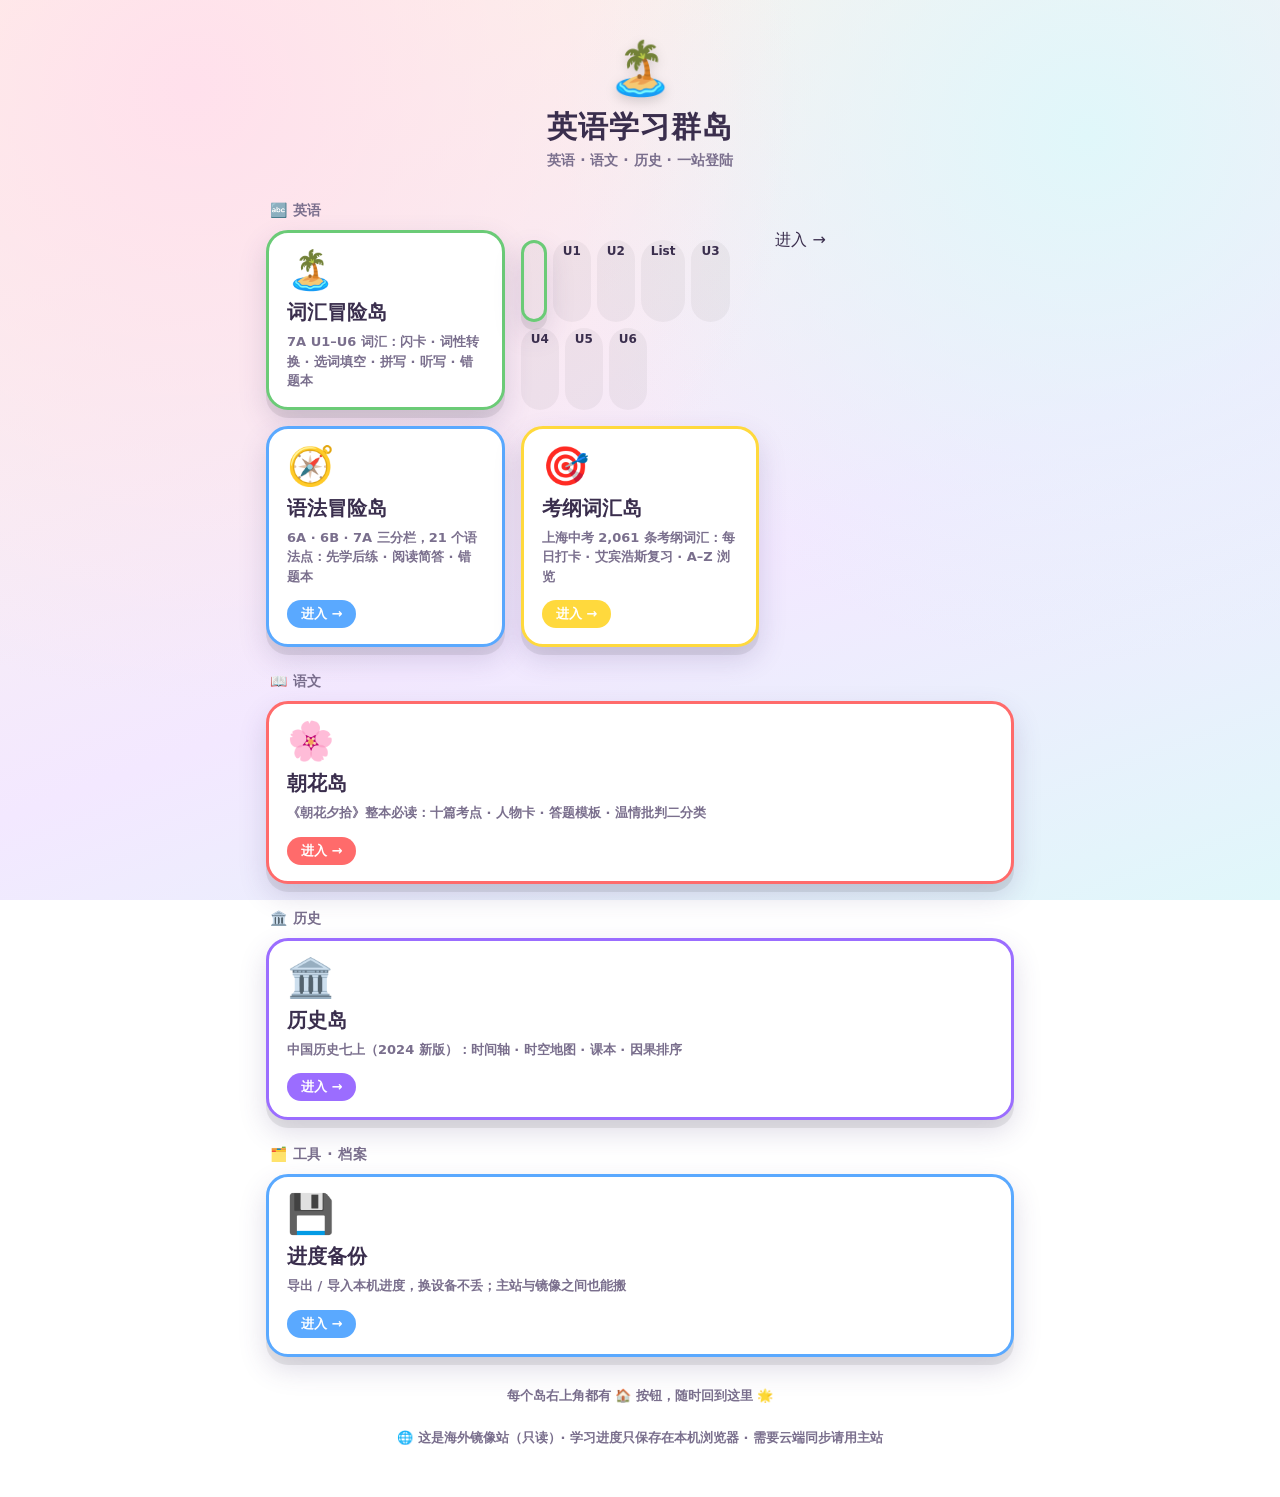
<file: index.html>
<!DOCTYPE html>
<html lang="zh-CN">
<head>
  <meta charset="UTF-8">
  <meta name="viewport" content="width=device-width, initial-scale=1.0, maximum-scale=1.0, user-scalable=no">
  <title>英语学习群岛 · 主站</title>
  <link rel="stylesheet" href="styles.css?v=20260929b">
  <link rel="preconnect" href="https://static.cloudbase.net" crossorigin>
  <style>
    .hub-main { max-width: 780px; margin: 0 auto; padding: 8px 16px 48px; }
    .hub-head { text-align: center; padding: 30px 0 6px; }
    .hub-head .big { font-size: 52px; display: block; filter: drop-shadow(0 4px 6px rgba(0,0,0,.15)); }
    .hub-head h1 { margin: 8px 0 4px; font-size: 30px; font-weight: 900; letter-spacing: 1px; }
    .hub-head p { margin: 0; color: var(--ink-soft); font-weight: 700; font-size: 14px; }

    .hub-sub { font-size: 14px; font-weight: 800; color: var(--ink-soft); margin: 26px 4px 10px; letter-spacing: .5px; }

    .hub-grid { display: grid; grid-template-columns: repeat(auto-fit, minmax(230px, 1fr)); gap: 16px; }

    a.island {
      display: flex; flex-direction: column; gap: 6px;
      text-decoration: none; color: var(--ink);
      background: var(--card); border-radius: var(--radius);
      border: 3px solid var(--ac, var(--mint));
      box-shadow: var(--shadow); padding: 18px 18px 16px;
      transition: transform .12s ease; position: relative; overflow: hidden;
    }
    a.island:hover { transform: translateY(-3px); }
    a.island .isl-emoji { font-size: 38px; line-height: 1; }
    a.island .isl-name { font-size: 20px; font-weight: 900; margin-top: 4px; }
    a.island .isl-desc { font-size: 13px; font-weight: 700; color: var(--ink-soft); line-height: 1.5; }
    a.island .isl-go {
      margin-top: 8px; align-self: flex-start;
      font-size: 13px; font-weight: 800; color: #fff;
      background: var(--ac, var(--mint)); border-radius: 999px; padding: 5px 14px;
    }

    .unit-quick { display: flex; flex-wrap: wrap; gap: 6px; margin-top: 10px; }
    .unit-quick a {
      font-size: 12px; font-weight: 800; text-decoration: none; color: var(--ink);
      background: rgba(0,0,0,.045); border-radius: 999px; padding: 4px 10px;
    }
    .unit-quick a:hover { background: var(--ac, var(--mint)); color: #fff; }

    .hub-foot { text-align: center; padding: 30px 16px 0; font-size: 13px; font-weight: 800; color: var(--ink-soft); }

    @media (max-width: 480px) {
      .hub-head h1 { font-size: 24px; }
      .hub-head .big { font-size: 44px; }
    }
  </style>
</head>
<body>
  <main class="hub-main">

    <div class="hub-head">
      <span class="big">🏝️</span>
      <h1>英语学习群岛</h1>
      <p>英语 · 语文 · 历史 · 一站登陆</p>
    </div>

    <div class="hub-sub">🔤 英语</div>
    <div class="hub-grid">
      <a class="island" style="--ac: var(--mint)" href="u1.html">
        <span class="isl-emoji">🏝️</span>
        <span class="isl-name">词汇冒险岛</span>
        <span class="isl-desc">7A U1–U6 词汇：闪卡 · 词性转换 · 选词填空 · 拼写 · 听写 · 错题本</span>
        <div class="unit-quick">
          <a href="u1.html">U1</a><a href="u2.html">U2</a><a href="u3.html">List</a>
          <a href="u4.html">U3</a><a href="u5.html">U4</a><a href="u6.html">U5</a><a href="u7.html">U6</a>
        </div>
        <span class="isl-go">进入 →</span>
      </a>

      <a class="island" style="--ac: var(--sky)" href="grammar.html">
        <span class="isl-emoji">🧭</span>
        <span class="isl-name">语法冒险岛</span>
        <span class="isl-desc">6A · 6B · 7A 三分栏，21 个语法点：先学后练 · 阅读简答 · 错题本</span>
        <span class="isl-go">进入 →</span>
      </a>

      <a class="island" style="--ac: var(--sunny)" href="exam.html">
        <span class="isl-emoji">🎯</span>
        <span class="isl-name">考纲词汇岛</span>
        <span class="isl-desc">上海中考 2,061 条考纲词汇：每日打卡 · 艾宾浩斯复习 · A–Z 浏览</span>
        <span class="isl-go">进入 →</span>
      </a>
    </div>

    <div class="hub-sub">📖 语文</div>
    <div class="hub-grid">
      <a class="island" style="--ac: var(--coral)" href="zhs.html">
        <span class="isl-emoji">🌸</span>
        <span class="isl-name">朝花岛</span>
        <span class="isl-desc">《朝花夕拾》整本必读：十篇考点 · 人物卡 · 答题模板 · 温情批判二分类</span>
        <span class="isl-go">进入 →</span>
      </a>
    </div>

    <div class="hub-sub">🏛️ 历史</div>
    <div class="hub-grid">
      <a class="island" style="--ac: var(--purple)" href="history.html">
        <span class="isl-emoji">🏛️</span>
        <span class="isl-name">历史岛</span>
        <span class="isl-desc">中国历史七上（2024 新版）：时间轴 · 时空地图 · 课本 · 因果排序</span>
        <span class="isl-go">进入 →</span>
      </a>
    </div>


    <div class="hub-sub">🗂️ 工具 · 档案</div>
    <div class="hub-grid">

      <a class="island" style="--ac: var(--sky)" href="backup.html">
        <span class="isl-emoji">💾</span>
        <span class="isl-name">进度备份</span>
        <span class="isl-desc">导出 / 导入本机进度，换设备不丢；主站与镜像之间也能搬</span>
        <span class="isl-go">进入 →</span>
      </a>
    </div>

    <div class="hub-foot">每个岛右上角都有 🏠 按钮，随时回到这里 🌟</div>
      <div class="hub-foot" style="padding-top:22px;line-height:1.7">
      🌐 这是海外镜像站（只读）· 学习进度只保存在本机浏览器 · 需要云端同步请用主站
    </div>
  </main>
</body>
</html>
</file>
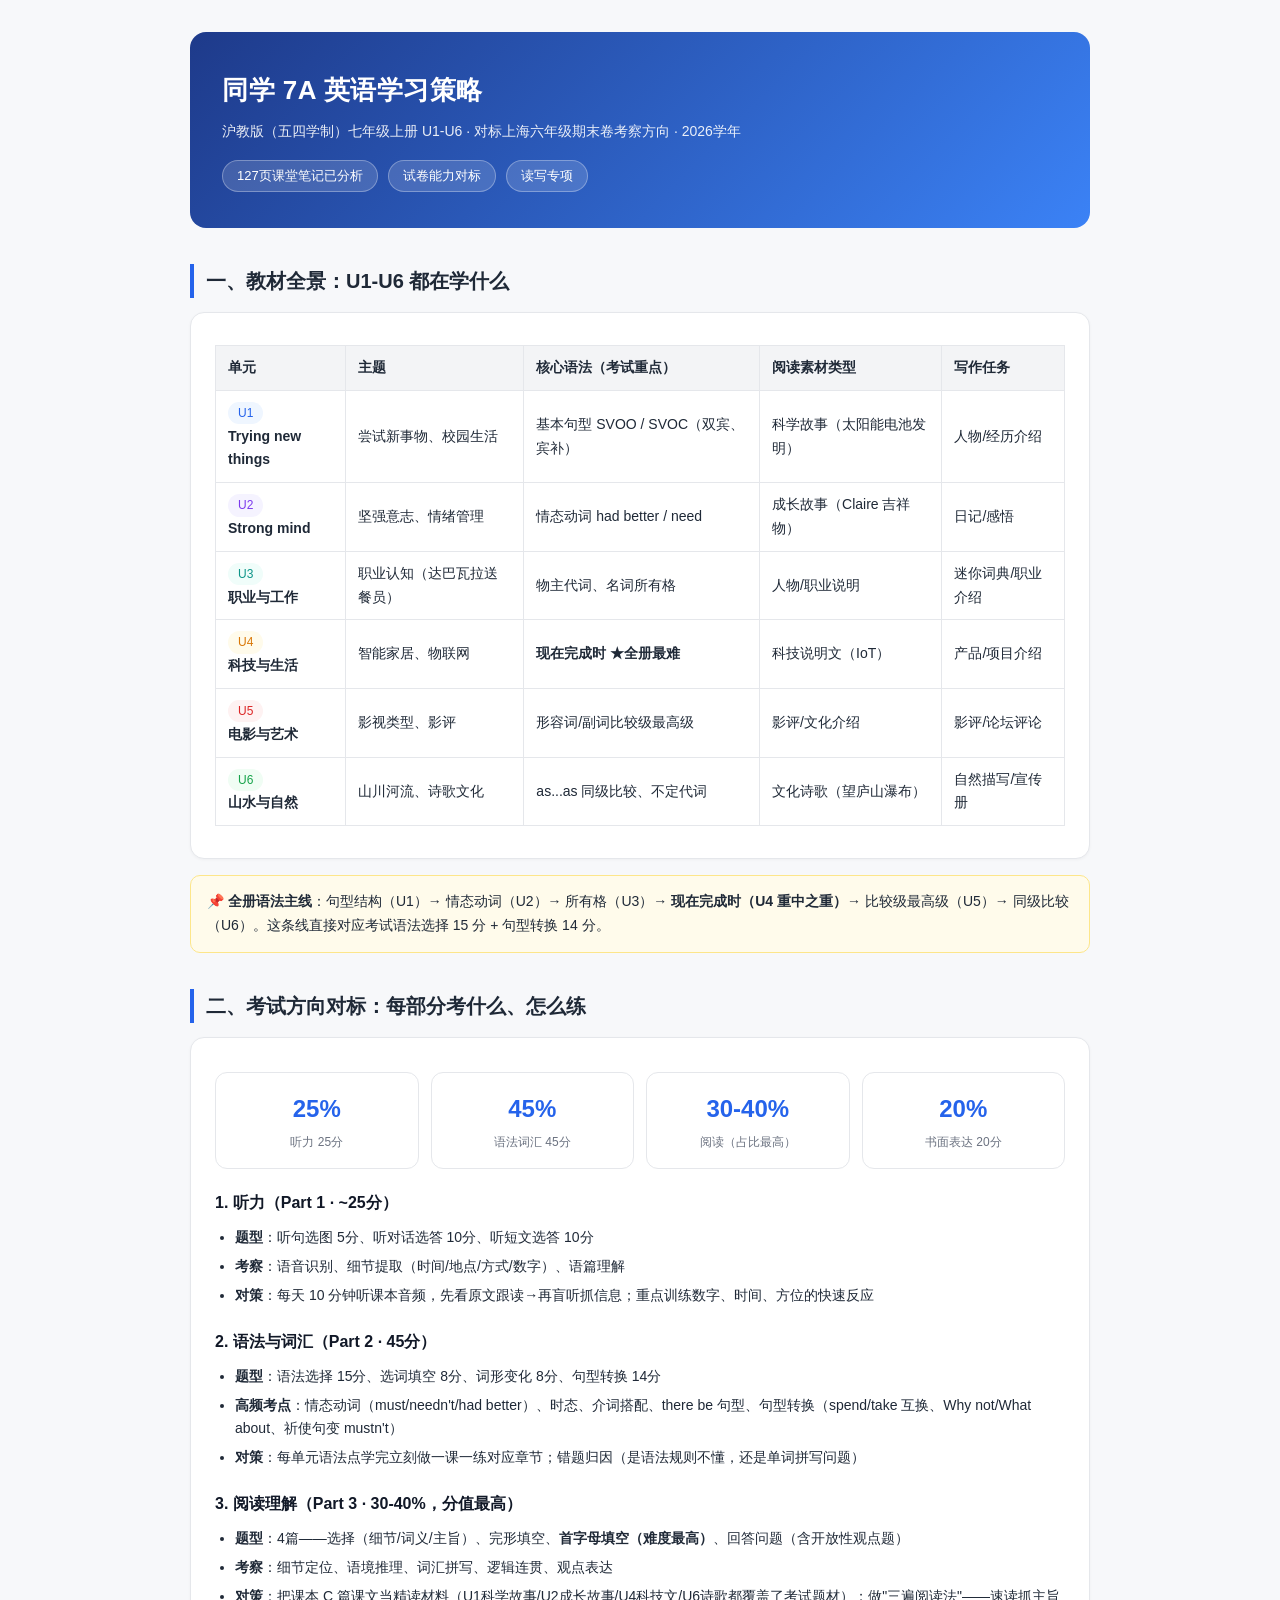
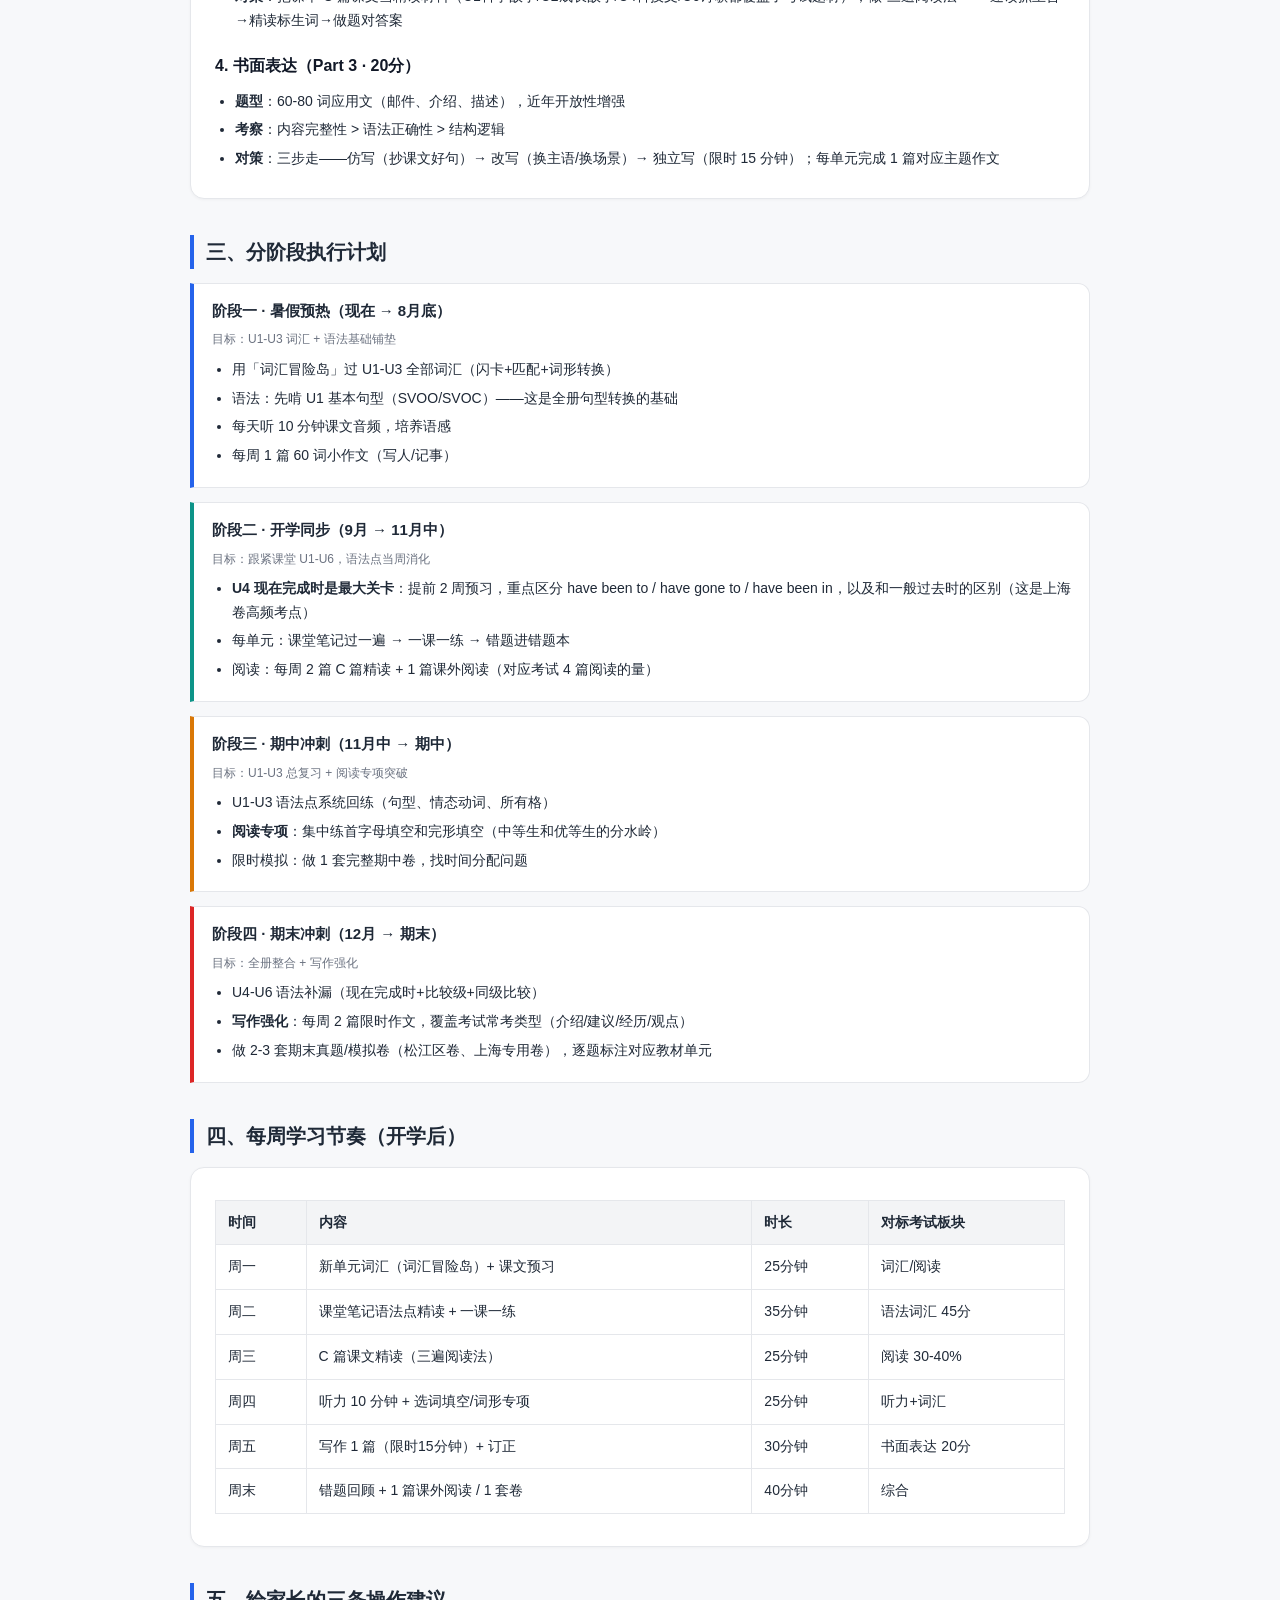
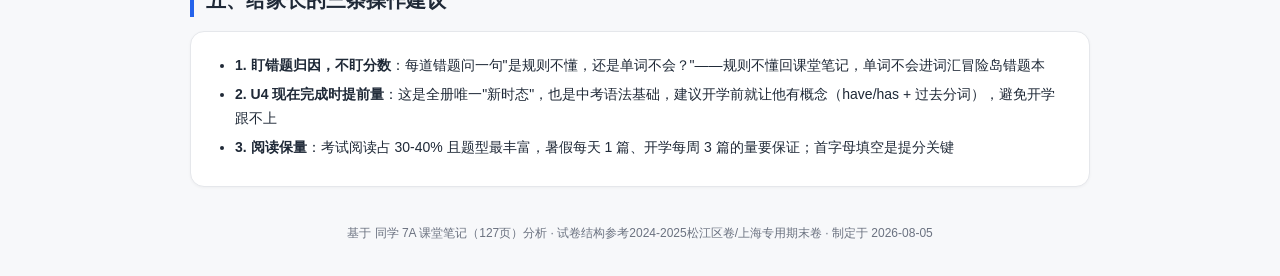
<file: 7A英语学习策略.html>
<!DOCTYPE html>
<html lang="zh-CN">
<head>
<meta charset="UTF-8">
<meta name="viewport" content="width=device-width, initial-scale=1.0">
<title>同学 7A英语学习策略 · 对标上海考试方向</title>
<style>
  :root{
    --bg:#f7f8fa; --card:#ffffff; --ink:#1f2937; --muted:#6b7280;
    --line:#e5e7eb; --blue:#2563eb; --blue-bg:#eff6ff;
    --teal:#0d9488; --teal-bg:#f0fdfa;
    --amber:#d97706; --amber-bg:#fffbeb;
    --coral:#dc2626; --coral-bg:#fef2f2;
    --purple:#7c3aed; --purple-bg:#f5f3ff;
    --green:#16a34a; --green-bg:#f0fdf4;
  }
  *{margin:0;padding:0;box-sizing:border-box;}
  body{font-family:-apple-system,"PingFang SC","Microsoft YaHei",sans-serif;background:var(--bg);color:var(--ink);line-height:1.7;padding:32px 16px;}
  .wrap{max-width:900px;margin:0 auto;}
  header{background:linear-gradient(135deg,#1e3a8a,#3b82f6);border-radius:16px;padding:36px 32px;color:#fff;margin-bottom:28px;}
  header h1{font-size:26px;font-weight:700;letter-spacing:.5px;}
  header p{margin-top:8px;font-size:14px;opacity:.9;}
  .badges{margin-top:16px;display:flex;gap:10px;flex-wrap:wrap;}
  .badge{background:rgba(255,255,255,.15);border:1px solid rgba(255,255,255,.3);padding:4px 14px;border-radius:20px;font-size:13px;}
  h2{font-size:20px;margin:36px 0 14px;padding-left:12px;border-left:4px solid var(--blue);}
  h3{font-size:16px;margin:20px 0 10px;color:#111827;}
  .card{background:var(--card);border:1px solid var(--line);border-radius:14px;padding:22px 24px;margin-bottom:16px;box-shadow:0 1px 3px rgba(0,0,0,.04);}
  table{width:100%;border-collapse:collapse;font-size:14px;margin:10px 0;}
  th{background:#f3f4f6;text-align:left;font-weight:600;}
  th,td{padding:10px 12px;border:1px solid var(--line);}
  .tag{display:inline-block;padding:1px 10px;border-radius:12px;font-size:12px;font-weight:500;}
  .t-blue{background:var(--blue-bg);color:var(--blue);}
  .t-teal{background:var(--teal-bg);color:var(--teal);}
  .t-amber{background:var(--amber-bg);color:var(--amber);}
  .t-coral{background:var(--coral-bg);color:var(--coral);}
  .t-purple{background:var(--purple-bg);color:var(--purple);}
  .t-green{background:var(--green-bg);color:var(--green);}
  .grid2{display:grid;grid-template-columns:1fr 1fr;gap:14px;}
  @media(max-width:640px){.grid2{grid-template-columns:1fr;}}
  .phase{border-left:4px solid;padding:14px 18px;border-radius:0 12px 12px 0;background:#fff;margin-bottom:14px;border:1px solid var(--line);border-left-width:4px;}
  .phase.p1{border-left-color:var(--blue);} .phase.p2{border-left-color:var(--teal);}
  .phase.p3{border-left-color:var(--amber);} .phase.p4{border-left-color:var(--coral);}
  .phase h4{font-size:15px;margin-bottom:6px;}
  .phase .time{font-size:12px;color:var(--muted);margin-bottom:8px;}
  ul{padding-left:20px;font-size:14px;}
  li{margin-bottom:5px;}
  .note{background:#fffbeb;border:1px solid #fde68a;border-radius:10px;padding:14px 16px;font-size:14px;margin:12px 0;}
  .grid4{display:grid;grid-template-columns:repeat(4,1fr);gap:12px;margin:12px 0;}
  @media(max-width:640px){.grid4{grid-template-columns:repeat(2,1fr);}}
  .stat{background:var(--card);border:1px solid var(--line);border-radius:12px;padding:16px;text-align:center;}
  .stat .num{font-size:24px;font-weight:700;color:var(--blue);}
  .stat .lab{font-size:12px;color:var(--muted);margin-top:2px;}
  footer{margin-top:36px;text-align:center;font-size:12px;color:var(--muted);}
  @media print{
    body{background:#fff;padding:0;}
    .card,header,.phase{box-shadow:none;break-inside:avoid;}
  }
</style>
</head>
<body>
<div class="wrap">

<header>
  <h1>同学 7A 英语学习策略</h1>
  <p>沪教版（五四学制）七年级上册 U1-U6 · 对标上海六年级期末卷考察方向 · 2026学年</p>
  <div class="badges">
    <span class="badge">127页课堂笔记已分析</span>
    <span class="badge">试卷能力对标</span>
    <span class="badge">读写专项</span>
  </div>
</header>

<h2>一、教材全景：U1-U6 都在学什么</h2>
<div class="card">
  <table>
    <tr><th>单元</th><th>主题</th><th>核心语法（考试重点）</th><th>阅读素材类型</th><th>写作任务</th></tr>
    <tr>
      <td><span class="tag t-blue">U1</span><br><b>Trying new things</b></td>
      <td>尝试新事物、校园生活</td>
      <td>基本句型 SVOO / SVOC（双宾、宾补）</td>
      <td>科学故事（太阳能电池发明）</td>
      <td>人物/经历介绍</td>
    </tr>
    <tr>
      <td><span class="tag t-purple">U2</span><br><b>Strong mind</b></td>
      <td>坚强意志、情绪管理</td>
      <td>情态动词 had better / need</td>
      <td>成长故事（Claire 吉祥物）</td>
      <td>日记/感悟</td>
    </tr>
    <tr>
      <td><span class="tag t-teal">U3</span><br><b>职业与工作</b></td>
      <td>职业认知（达巴瓦拉送餐员）</td>
      <td>物主代词、名词所有格</td>
      <td>人物/职业说明</td>
      <td>迷你词典/职业介绍</td>
    </tr>
    <tr>
      <td><span class="tag t-amber">U4</span><br><b>科技与生活</b></td>
      <td>智能家居、物联网</td>
      <td><b>现在完成时 ★全册最难</b></td>
      <td>科技说明文（IoT）</td>
      <td>产品/项目介绍</td>
    </tr>
    <tr>
      <td><span class="tag t-coral">U5</span><br><b>电影与艺术</b></td>
      <td>影视类型、影评</td>
      <td>形容词/副词比较级最高级</td>
      <td>影评/文化介绍</td>
      <td>影评/论坛评论</td>
    </tr>
    <tr>
      <td><span class="tag t-green">U6</span><br><b>山水与自然</b></td>
      <td>山川河流、诗歌文化</td>
      <td>as...as 同级比较、不定代词</td>
      <td>文化诗歌（望庐山瀑布）</td>
      <td>自然描写/宣传册</td>
    </tr>
  </table>
</div>

<div class="note">📌 <b>全册语法主线</b>：句型结构（U1）→ 情态动词（U2）→ 所有格（U3）→ <b>现在完成时（U4 重中之重）</b>→ 比较级最高级（U5）→ 同级比较（U6）。这条线直接对应考试语法选择 15 分 + 句型转换 14 分。</div>

<h2>二、考试方向对标：每部分考什么、怎么练</h2>
<div class="card">
  <div class="grid4">
    <div class="stat"><div class="num">25%</div><div class="lab">听力 25分</div></div>
    <div class="stat"><div class="num">45%</div><div class="lab">语法词汇 45分</div></div>
    <div class="stat"><div class="num">30-40%</div><div class="lab">阅读（占比最高）</div></div>
    <div class="stat"><div class="num">20%</div><div class="lab">书面表达 20分</div></div>
  </div>

  <h3>1. 听力（Part 1 · ~25分）</h3>
  <ul>
    <li><b>题型</b>：听句选图 5分、听对话选答 10分、听短文选答 10分</li>
    <li><b>考察</b>：语音识别、细节提取（时间/地点/方式/数字）、语篇理解</li>
    <li><b>对策</b>：每天 10 分钟听课本音频，先看原文跟读→再盲听抓信息；重点训练数字、时间、方位的快速反应</li>
  </ul>

  <h3>2. 语法与词汇（Part 2 · 45分）</h3>
  <ul>
    <li><b>题型</b>：语法选择 15分、选词填空 8分、词形变化 8分、句型转换 14分</li>
    <li><b>高频考点</b>：情态动词（must/needn't/had better）、时态、介词搭配、there be 句型、句型转换（spend/take 互换、Why not/What about、祈使句变 mustn't）</li>
    <li><b>对策</b>：每单元语法点学完立刻做一课一练对应章节；错题归因（是语法规则不懂，还是单词拼写问题）</li>
  </ul>

  <h3>3. 阅读理解（Part 3 · 30-40%，分值最高）</h3>
  <ul>
    <li><b>题型</b>：4篇——选择（细节/词义/主旨）、完形填空、<b>首字母填空（难度最高）</b>、回答问题（含开放性观点题）</li>
    <li><b>考察</b>：细节定位、语境推理、词汇拼写、逻辑连贯、观点表达</li>
    <li><b>对策</b>：把课本 C 篇课文当精读材料（U1科学故事/U2成长故事/U4科技文/U6诗歌都覆盖了考试题材）；做"三遍阅读法"——速读抓主旨→精读标生词→做题对答案</li>
  </ul>

  <h3>4. 书面表达（Part 3 · 20分）</h3>
  <ul>
    <li><b>题型</b>：60-80 词应用文（邮件、介绍、描述），近年开放性增强</li>
    <li><b>考察</b>：内容完整性 &gt; 语法正确性 &gt; 结构逻辑</li>
    <li><b>对策</b>：三步走——仿写（抄课文好句）→ 改写（换主语/换场景）→ 独立写（限时 15 分钟）；每单元完成 1 篇对应主题作文</li>
  </ul>
</div>

<h2>三、分阶段执行计划</h2>

<div class="phase p1">
  <h4>阶段一 · 暑假预热（现在 → 8月底）</h4>
  <div class="time">目标：U1-U3 词汇 + 语法基础铺垫</div>
  <ul>
    <li>用「词汇冒险岛」过 U1-U3 全部词汇（闪卡+匹配+词形转换）</li>
    <li>语法：先啃 U1 基本句型（SVOO/SVOC）——这是全册句型转换的基础</li>
    <li>每天听 10 分钟课文音频，培养语感</li>
    <li>每周 1 篇 60 词小作文（写人/记事）</li>
  </ul>
</div>

<div class="phase p2">
  <h4>阶段二 · 开学同步（9月 → 11月中）</h4>
  <div class="time">目标：跟紧课堂 U1-U6，语法点当周消化</div>
  <ul>
    <li><b>U4 现在完成时是最大关卡</b>：提前 2 周预习，重点区分 have been to / have gone to / have been in，以及和一般过去时的区别（这是上海卷高频考点）</li>
    <li>每单元：课堂笔记过一遍 → 一课一练 → 错题进错题本</li>
    <li>阅读：每周 2 篇 C 篇精读 + 1 篇课外阅读（对应考试 4 篇阅读的量）</li>
  </ul>
</div>

<div class="phase p3">
  <h4>阶段三 · 期中冲刺（11月中 → 期中）</h4>
  <div class="time">目标：U1-U3 总复习 + 阅读专项突破</div>
  <ul>
    <li>U1-U3 语法点系统回练（句型、情态动词、所有格）</li>
    <li><b>阅读专项</b>：集中练首字母填空和完形填空（中等生和优等生的分水岭）</li>
    <li>限时模拟：做 1 套完整期中卷，找时间分配问题</li>
  </ul>
</div>

<div class="phase p4">
  <h4>阶段四 · 期末冲刺（12月 → 期末）</h4>
  <div class="time">目标：全册整合 + 写作强化</div>
  <ul>
    <li>U4-U6 语法补漏（现在完成时+比较级+同级比较）</li>
    <li><b>写作强化</b>：每周 2 篇限时作文，覆盖考试常考类型（介绍/建议/经历/观点）</li>
    <li>做 2-3 套期末真题/模拟卷（松江区卷、上海专用卷），逐题标注对应教材单元</li>
  </ul>
</div>

<h2>四、每周学习节奏（开学后）</h2>
<div class="card">
  <table>
    <tr><th>时间</th><th>内容</th><th>时长</th><th>对标考试板块</th></tr>
    <tr><td>周一</td><td>新单元词汇（词汇冒险岛）+ 课文预习</td><td>25分钟</td><td>词汇/阅读</td></tr>
    <tr><td>周二</td><td>课堂笔记语法点精读 + 一课一练</td><td>35分钟</td><td>语法词汇 45分</td></tr>
    <tr><td>周三</td><td>C 篇课文精读（三遍阅读法）</td><td>25分钟</td><td>阅读 30-40%</td></tr>
    <tr><td>周四</td><td>听力 10 分钟 + 选词填空/词形专项</td><td>25分钟</td><td>听力+词汇</td></tr>
    <tr><td>周五</td><td>写作 1 篇（限时15分钟）+ 订正</td><td>30分钟</td><td>书面表达 20分</td></tr>
    <tr><td>周末</td><td>错题回顾 + 1 篇课外阅读 / 1 套卷</td><td>40分钟</td><td>综合</td></tr>
  </table>
</div>

<h2>五、给家长的三条操作建议</h2>
<div class="card">
  <ul>
    <li><b>1. 盯错题归因，不盯分数</b>：每道错题问一句"是规则不懂，还是单词不会？"——规则不懂回课堂笔记，单词不会进词汇冒险岛错题本</li>
    <li><b>2. U4 现在完成时提前量</b>：这是全册唯一"新时态"，也是中考语法基础，建议开学前就让他有概念（have/has + 过去分词），避免开学跟不上</li>
    <li><b>3. 阅读保量</b>：考试阅读占 30-40% 且题型最丰富，暑假每天 1 篇、开学每周 3 篇的量要保证；首字母填空是提分关键</li>
  </ul>
</div>

<footer>基于 同学 7A 课堂笔记（127页）分析 · 试卷结构参考2024-2025松江区卷/上海专用期末卷 · 制定于 2026-08-05</footer>

</div>
</body>
</html>
</file>
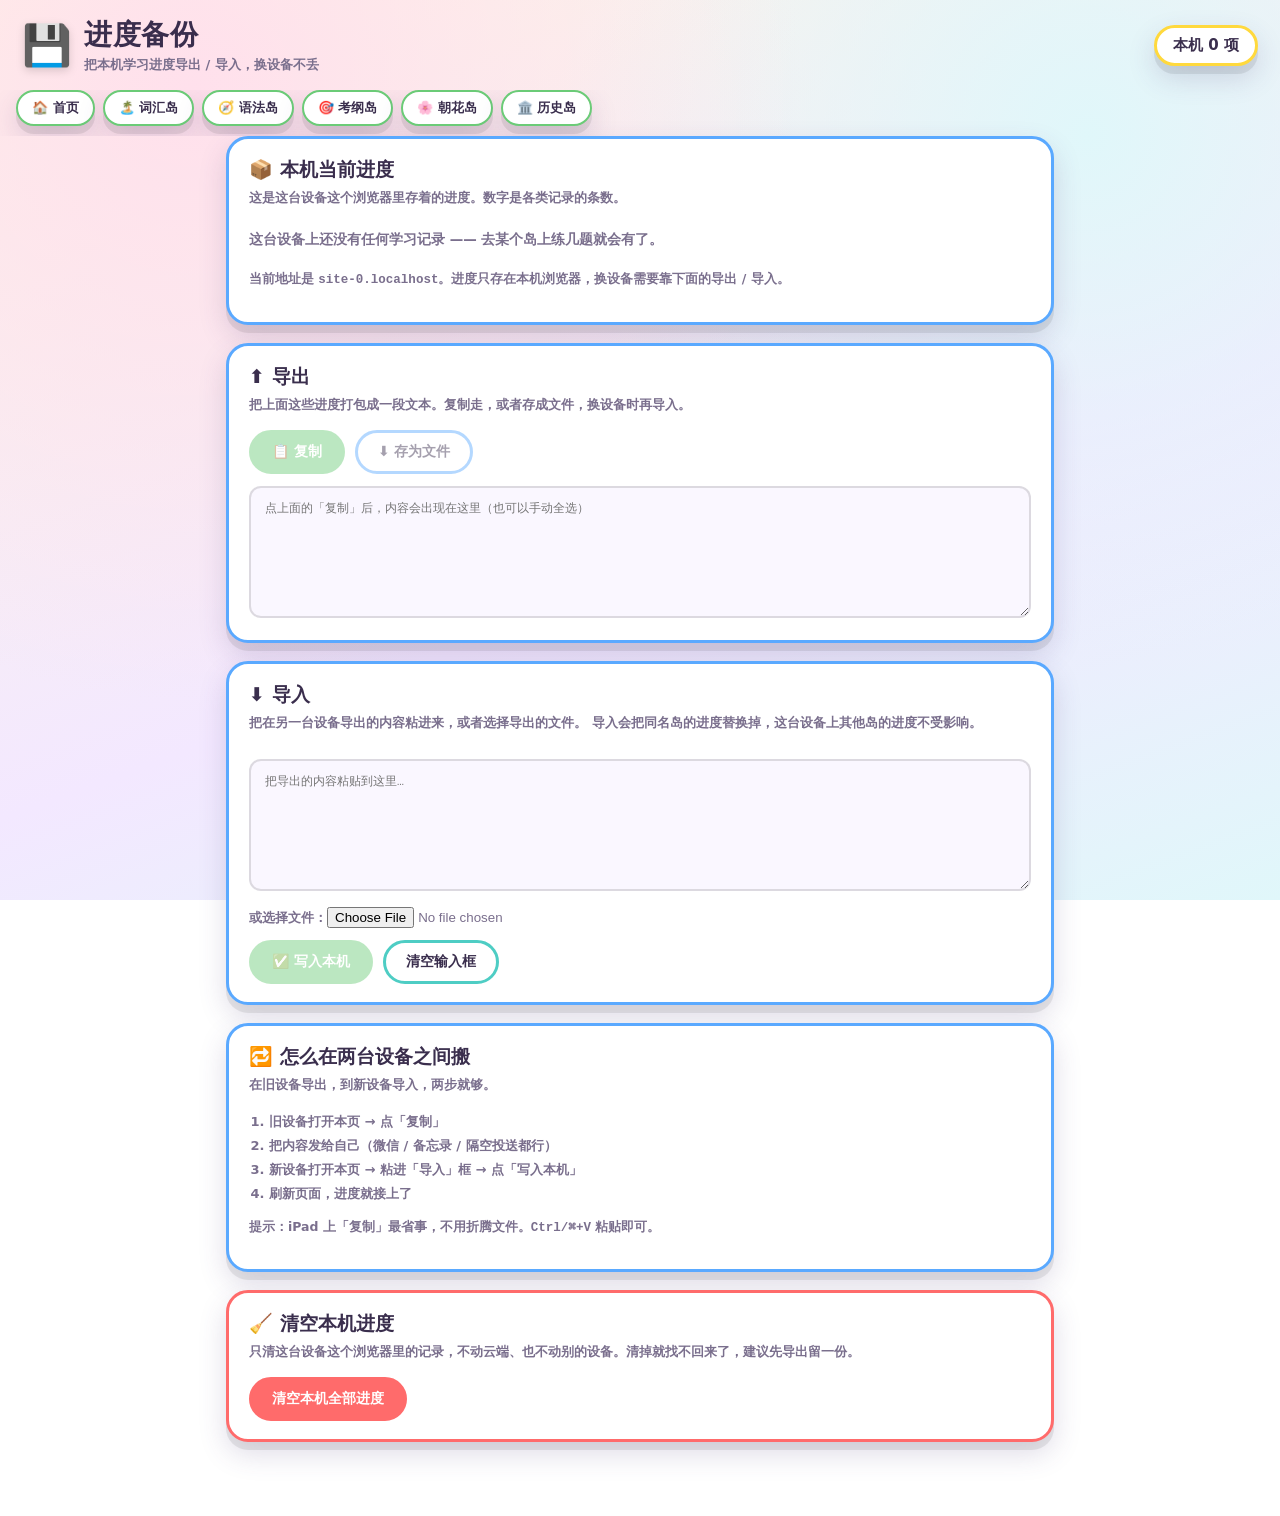
<file: backup.html>
<!DOCTYPE html>
<html lang="zh-CN">
<head>
  <meta charset="UTF-8">
  <meta name="viewport" content="width=device-width, initial-scale=1.0">
  <title>进度备份 · 学习群岛</title>
  <link rel="stylesheet" href="styles.css?v=20260929b">
  <style>
    .wrap { max-width: 860px; margin: 0 auto; padding: 0 16px 60px; }

    .bk-card {
      background: var(--card);
      border: 3px solid var(--sky);
      border-radius: var(--radius);
      box-shadow: var(--shadow);
      padding: 18px 20px;
      margin-bottom: 18px;
    }
    .bk-card.danger { border-color: var(--coral); }

    .bk-card h2 {
      margin: 0 0 4px;
      font-size: 19px;
      font-weight: 900;
      display: flex; align-items: center; gap: 8px;
    }
    .bk-card .bk-hint {
      margin: 0 0 14px;
      font-size: 13px;
      font-weight: 700;
      color: var(--ink-soft);
      line-height: 1.65;
    }

    .bk-list { list-style: none; margin: 0; padding: 0; }
    .bk-list li {
      display: flex; align-items: baseline; gap: 10px;
      padding: 9px 0;
      border-bottom: 2px dashed rgba(0,0,0,.07);
      font-size: 14px; font-weight: 800;
    }
    .bk-list li:last-child { border-bottom: none; }
    .bk-list .bk-name { flex: 0 0 auto; min-width: 150px; }
    .bk-list .bk-detail { flex: 1 1 auto; font-size: 12.5px; font-weight: 700; color: var(--ink-soft); }
    .bk-list .bk-none { color: #b9b0c7; }
    .bk-list .bk-empty-row { color: var(--ink-soft); font-weight: 700; font-size: 13.5px; }

    .bk-dot {
      flex: 0 0 auto; width: 10px; height: 10px; border-radius: 50%;
      background: var(--mint); display: inline-block;
    }
    .bk-dot.off { background: #d9d3e2; }

    .bk-row { display: flex; gap: 10px; flex-wrap: wrap; margin-top: 12px; }

    .bk-btn {
      font-family: inherit;
      font-size: 14px; font-weight: 900;
      border: 3px solid var(--mint);
      background: var(--mint); color: #fff;
      border-radius: 999px; padding: 10px 20px;
      cursor: pointer;
      transition: transform .1s ease;
    }
    .bk-btn:hover { transform: translateY(-2px); }
    .bk-btn.ghost { background: #fff; color: var(--ink); border-color: var(--turq); }
    .bk-btn.ghost-sky { background: #fff; color: var(--ink); border-color: var(--sky); }
    .bk-btn.danger { background: var(--coral); border-color: var(--coral); }
    .bk-btn:disabled { opacity: .45; cursor: not-allowed; transform: none; }

    .bk-area {
      width: 100%;
      min-height: 132px;
      margin-top: 12px;
      padding: 12px 14px;
      font-family: ui-monospace, "SF Mono", Menlo, Consolas, monospace;
      font-size: 11.5px;
      line-height: 1.5;
      color: var(--ink);
      background: #faf7ff;
      border: 2px solid rgba(0,0,0,.12);
      border-radius: 12px;
      resize: vertical;
      word-break: break-all;
    }
    .bk-area:focus { outline: none; border-color: var(--sky); }

    .bk-file { margin-top: 12px; font-size: 13px; font-weight: 700; color: var(--ink-soft); }

    .bk-msg {
      margin-top: 12px; padding: 12px 15px;
      border-radius: 12px; font-size: 13.5px; font-weight: 800; line-height: 1.65;
      display: none;
    }
    .bk-msg.show { display: block; }
    .bk-msg.ok  { background: #e7f7ec; border: 2.5px solid #2f9e54; color: #1f7a3c; }
    .bk-msg.err { background: #ffe9e9; border: 2.5px solid var(--coral); color: #b23a3a; }
    .bk-msg.warn{ background: #fff4d6; border: 2.5px solid #f5a524; color: #9a6a06; }
    .bk-msg ul { margin: 6px 0 0; padding-left: 20px; }

    .bk-note {
      margin-top: 10px; font-size: 12.5px; font-weight: 700;
      color: var(--ink-soft); line-height: 1.7;
    }
    .bk-steps { margin: 0; padding-left: 20px; font-size: 13px; font-weight: 700; color: var(--ink-soft); line-height: 1.85; }
    .bk-steps code {
      background: rgba(0,0,0,.06); border-radius: 5px; padding: 1px 6px;
      font-size: 12px;
    }
  </style>
</head>
<body>

  <header class="topbar">
    <div class="brand">
      <span class="brand-emoji">💾</span>
      <div class="brand-text">
        <h1>进度备份</h1>
        <p>把本机学习进度导出 / 导入，换设备不丢</p>
      </div>
    </div>
    <div class="progress-chip" id="bkChip">本机 0 项</div>
  </header>

  <nav class="unitnav">
    <a class="unit-btn" href="index.html">🏠 首页</a>
    <a class="unit-btn" href="u1.html">🏝️ 词汇岛</a>
    <a class="unit-btn" href="grammar.html">🧭 语法岛</a>
    <a class="unit-btn" href="exam.html">🎯 考纲岛</a>
    <a class="unit-btn" href="zhs.html">🌸 朝花岛</a>
    <a class="unit-btn" href="history.html">🏛️ 历史岛</a>
  </nav>

  <main class="wrap">

    <section class="bk-card">
      <h2>📦 本机当前进度</h2>
      <p class="bk-hint">这是<strong>这台设备这个浏览器</strong>里存着的进度。数字是各类记录的条数。</p>
      <ul class="bk-list" id="bkCur"></ul>
      <p class="bk-note" id="bkWhere"></p>
    </section>

    <section class="bk-card">
      <h2>⬆️ 导出</h2>
      <p class="bk-hint">
        把上面这些进度打包成一段文本。复制走，或者存成文件，换设备时再导入。
      </p>
      <div class="bk-row">
        <button class="bk-btn" id="bkCopy" disabled>📋 复制</button>
        <button class="bk-btn ghost-sky" id="bkDownload" disabled>⬇️ 存为文件</button>
      </div>
      <textarea class="bk-area" id="bkOut" readonly placeholder="点上面的「复制」后，内容会出现在这里（也可以手动全选）"></textarea>
      <div class="bk-msg" id="bkOutMsg"></div>
    </section>

    <section class="bk-card">
      <h2>⬇️ 导入</h2>
      <p class="bk-hint">
        把在另一台设备导出的内容粘进来，或者选择导出的文件。
        <strong>导入会把同名岛的进度替换掉</strong>，这台设备上其他岛的进度不受影响。
      </p>
      <textarea class="bk-area" id="bkIn" placeholder="把导出的内容粘贴到这里…"></textarea>
      <div class="bk-file">
        <label>或选择文件：<input type="file" id="bkFile" accept=".json,application/json,text/plain"></label>
      </div>
      <div class="bk-row">
        <button class="bk-btn" id="bkApply" disabled>✅ 写入本机</button>
        <button class="bk-btn ghost" id="bkClearIn">清空输入框</button>
      </div>
      <div class="bk-msg" id="bkInMsg"></div>
    </section>

    <section class="bk-card">
      <h2>🔁 怎么在两台设备之间搬</h2>
      <p class="bk-hint">在旧设备导出，到新设备导入，两步就够。</p>
      <ol class="bk-steps">
        <li>旧设备打开本页 → 点「复制」</li>
        <li>把内容发给自己（微信 / 备忘录 / 隔空投送都行）</li>
        <li>新设备打开本页 → 粘进「导入」框 → 点「写入本机」</li>
        <li>刷新页面，进度就接上了</li>
      </ol>
      <p class="bk-note">
        提示：iPad 上「复制」最省事，不用折腾文件。<code>Ctrl/⌘+V</code> 粘贴即可。
      </p>
    </section>

    <section class="bk-card danger">
      <h2>🧹 清空本机进度</h2>
      <p class="bk-hint">
        只清这台设备这个浏览器里的记录，不动云端、也不动别的设备。<strong>清掉就找不回来了</strong>，建议先导出留一份。
      </p>
      <div class="bk-row">
        <button class="bk-btn danger" id="bkWipe">清空本机全部进度</button>
      </div>
      <div class="bk-msg" id="bkWipeMsg"></div>
    </section>

  </main>

  <script src="backup.js?v=20260929a"></script>
</body>
</html>
</file>
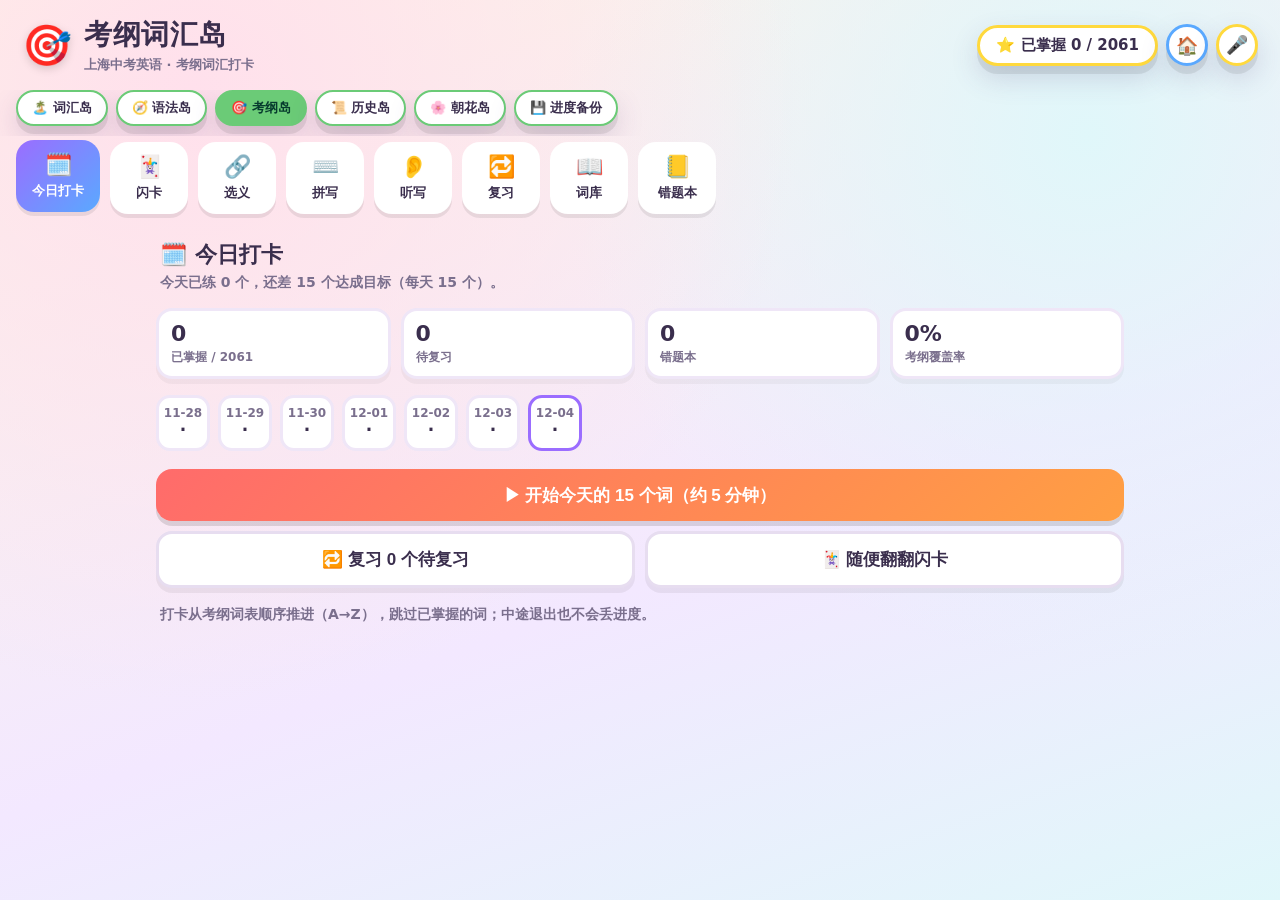
<file: exam.html>
<!DOCTYPE html>
<html lang="zh-CN">
<head>
  <meta charset="UTF-8">
  <meta name="viewport" content="width=device-width, initial-scale=1.0, maximum-scale=1.0, user-scalable=no">
  <title>考纲词汇岛 · 上海中考英语</title>
  <link rel="stylesheet" href="styles.css?v=20260929b">
  <link rel="stylesheet" href="exam.css">
  <link rel="preconnect" href="https://static.cloudbase.net" crossorigin>
</head>
<body>
  <header class="topbar">
    <div class="brand">
      <span class="brand-emoji">🎯</span>
      <div class="brand-text">
        <h1>考纲词汇岛</h1>
        <p id="examSubtitle">上海中考英语 · 考纲词汇打卡</p>
      </div>
    </div>
    <div class="topbar-right">
      <div class="progress-chip">
        <span class="star">⭐</span>
        <span id="examMastery">已掌握 0 / 0</span>
      </div>
      <a class="home-btn" href="index.html" title="返回主站">🏠</a>
      <button class="voice-pick-btn" id="voicePickBtn" title="选择朗读音色">🎤</button>
    </div>
  </header>

  <nav class="unitnav">
    <a class="unit-btn" href="u1.html">🏝️ 词汇岛</a>
    <a class="unit-btn" href="grammar.html">🧭 语法岛</a>
    <a class="unit-btn active" href="exam.html">🎯 考纲岛</a>
    <a class="unit-btn" href="history.html">📜 历史岛</a>
    <a class="unit-btn" href="zhs.html">🌸 朝花岛</a>
    <a class="unit-btn" href="backup.html">💾 进度备份</a>
  </nav>

  <div id="cloudBar" class="cloudbar" style="display:none"></div>

  <nav class="modenav" id="modeNav">
    <button class="mode-btn active" data-mode="daily">🗓️<span>今日打卡</span></button>
    <button class="mode-btn" data-mode="cards">🃏<span>闪卡</span></button>
    <button class="mode-btn" data-mode="match">🔗<span>选义</span></button>
    <button class="mode-btn" data-mode="spell">⌨️<span>拼写</span></button>
    <button class="mode-btn" data-mode="listen">👂<span>听写</span></button>
    <button class="mode-btn" data-mode="review">🔁<span>复习</span></button>
    <button class="mode-btn" data-mode="browse">📖<span>词库</span></button>
    <button class="mode-btn" data-mode="wrong">📒<span>错题本</span></button>
  </nav>

  <main id="main" class="main"></main>

  <div class="toast" id="toast"></div>

  <script src="https://static.cloudbase.net/cloudbase-js-sdk/2.31.0/cloudbase.full.js"></script>
  <script src="voice.js"></script>
  <script src="config.js"></script>
  <script src="cloud.js"></script>
  <script src="exam-vocab-data.js?v=20260926b"></script>
  <script src="exam.js?v=20260926b"></script>
</body>
</html>
</file>
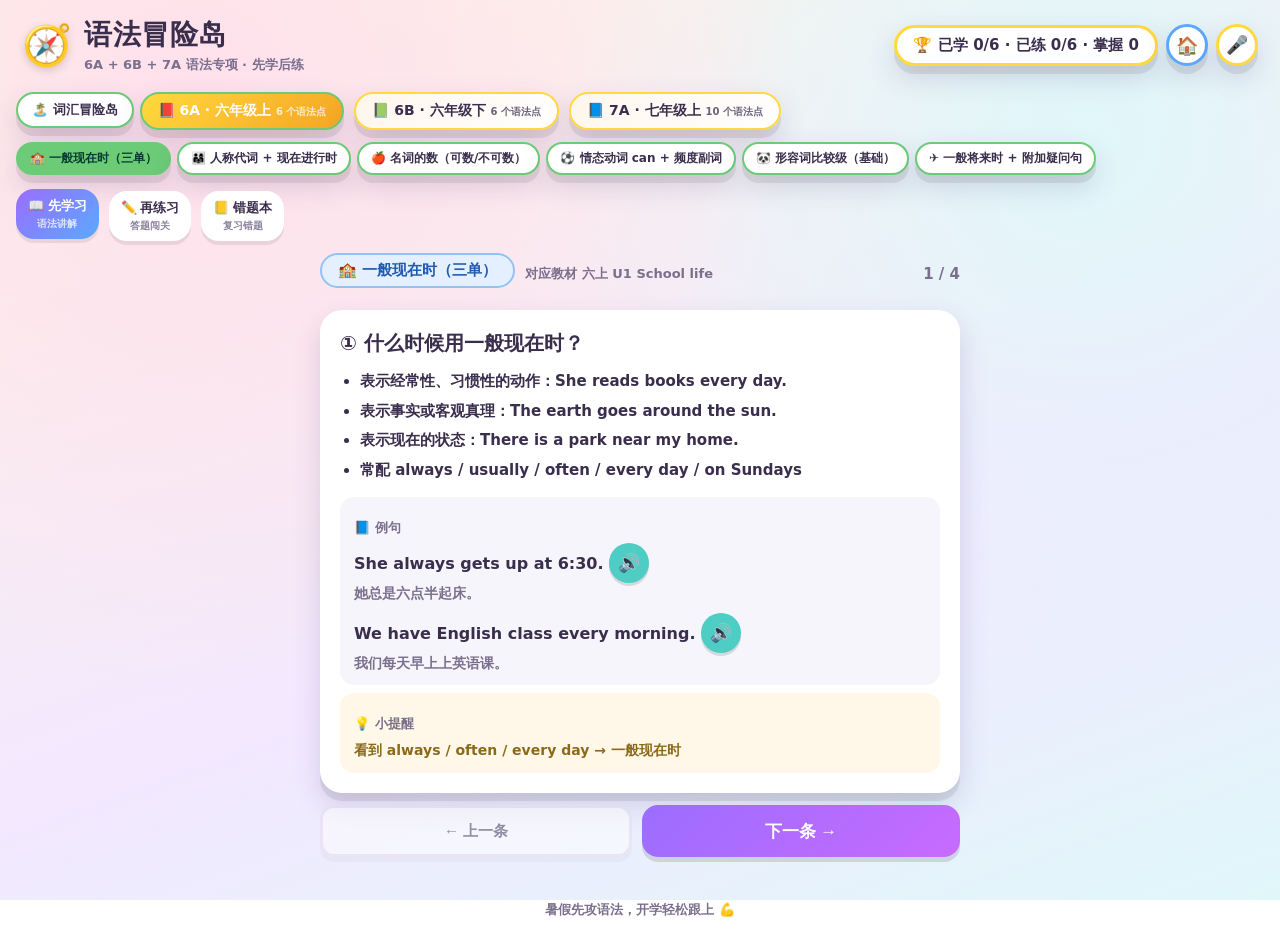
<file: grammar.html>
<!DOCTYPE html>
<html lang="zh-CN">
<head>
  <meta charset="UTF-8">
  <meta name="viewport" content="width=device-width, initial-scale=1.0, maximum-scale=1.0, user-scalable=no">
  <title>语法冒险岛 · 7A 暑假语法专项</title>
  <link rel="stylesheet" href="styles.css?v=20260929b">
  <link rel="preconnect" href="https://fonts.googleapis.com">
  <link rel="preconnect" href="https://static.cloudbase.net" crossorigin>
</head>
<body>
  <!-- 顶部栏 -->
  <header class="topbar">
    <div class="brand">
      <span class="brand-emoji">🧭</span>
      <div class="brand-text">
        <h1 id="gramTitle">语法冒险岛</h1>
        <p id="gramSubtitle">7A 暑假语法专项 · 先学后练</p>
      </div>
    </div>
    <div class="topbar-right">
      <div class="progress-chip" id="progressChip">
        <span class="star">🏆</span>
        <span id="gramMastery">已学 0/6 · 已练 0/6 · 掌握 0</span>
      </div>
      <a class="home-btn" href="index.html" title="返回主站">🏠</a>
      <button class="voice-pick-btn" id="voicePickBtn" title="选择朗读音色">🎤</button>
    </div>
  </header>

  <!-- 语法点切换 -->
  <nav class="unitnav" id="gramNav">
    <a class="unit-btn" href="u1.html" style="flex:0 0 auto">🏝️ 词汇冒险岛</a>
    <a class="unit-btn" href="exam.html" style="flex:0 0 auto">🎯 考纲岛</a>
    <a class="unit-btn" href="backup.html" style="flex:0 0 auto">💾 进度备份</a>
  </nav>

  <!-- 模式切换：学习 / 练习 / 错题本 -->
  <nav class="modenav gram-modenav" id="gramModeNav"></nav>

  <!-- 主内容区 -->
  <main id="gmain" class="main"></main>

  <!-- 底部激励条 -->
  <footer class="footer">
    <span>暑假先攻语法，开学轻松跟上 💪</span>
  </footer>

  <!-- 反馈气泡 -->
  <div id="toast" class="toast"></div>

  <script src="voice.js"></script>
  <script src="config.js"></script>
  <script src="grammar-data.js?v=20260929b"></script>
  <script src="grammar.js?v=20260929b"></script>
</body>
</html>
</file>
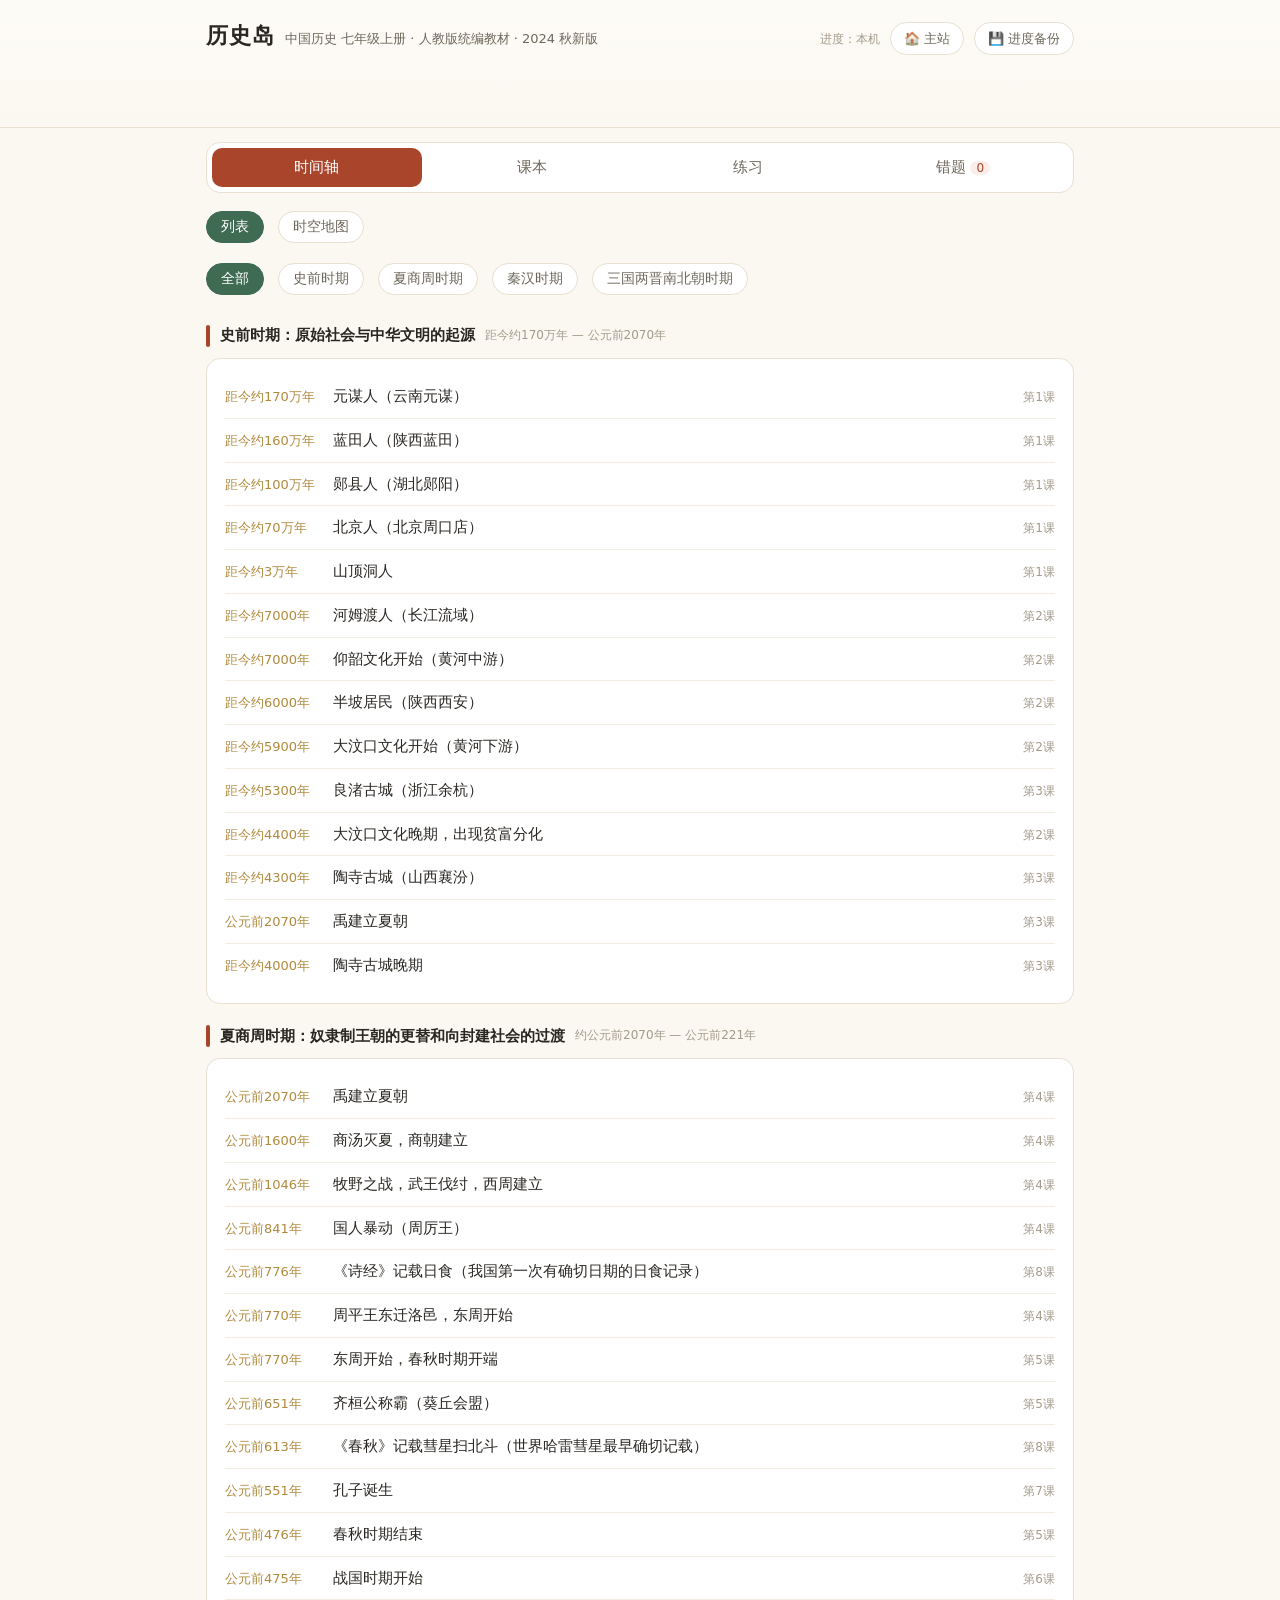
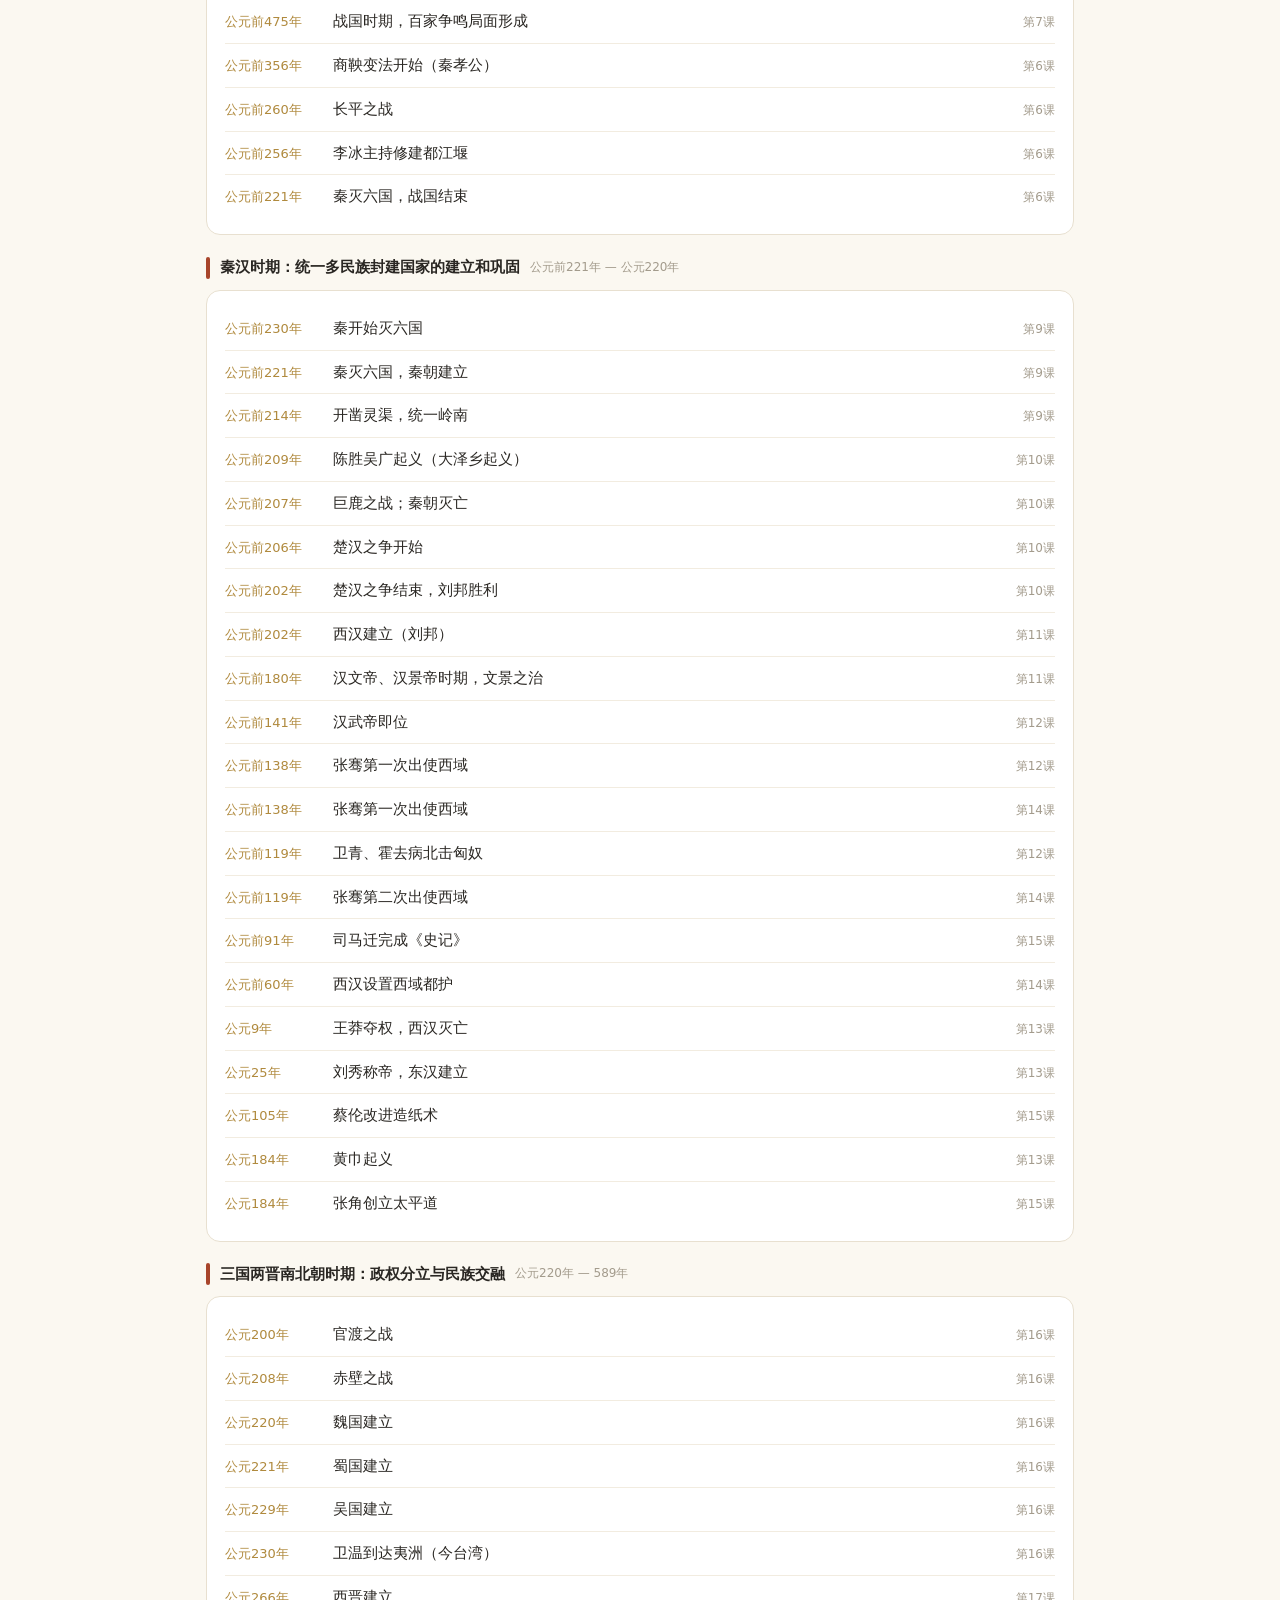
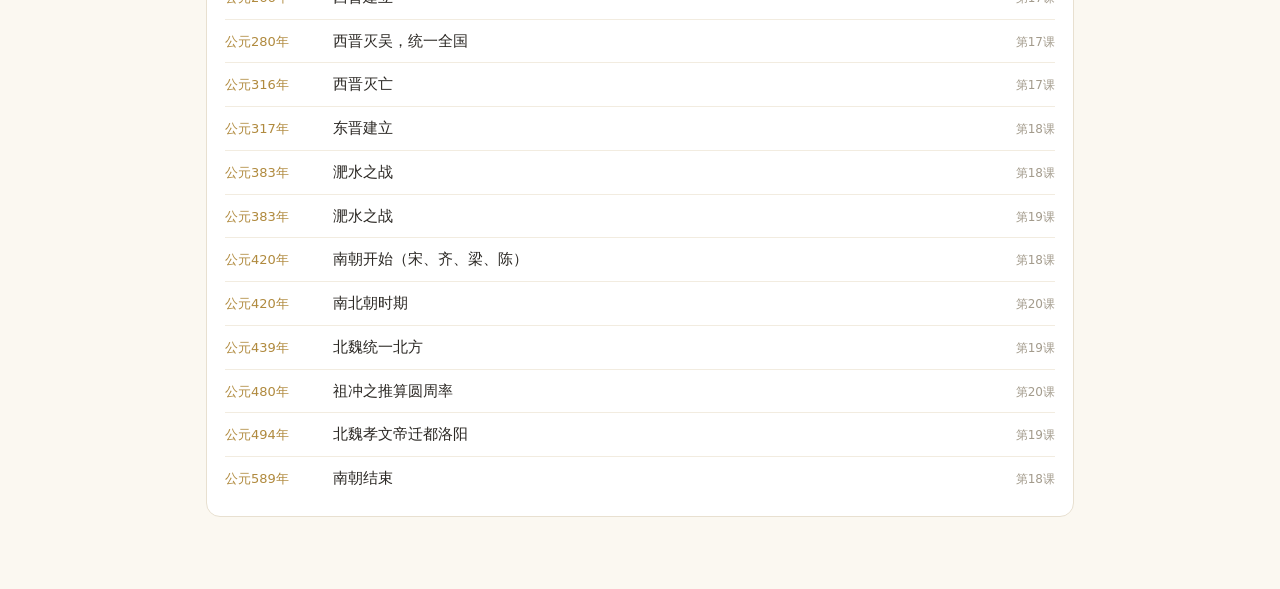
<file: history.html>
<!DOCTYPE html>
<html lang="zh-CN">
<head>
<meta charset="UTF-8">
<meta name="viewport" content="width=device-width,initial-scale=1,viewport-fit=cover">
<title>历史岛 · 中国历史七上</title>
<style>
:root{
  --paper:#FBF8F1; --card:#FFFFFF;
  --ink:#2A2723; --ink2:#6E685C; --ink3:#A39B8C;
  --line:#E8E0D0; --line2:#F2ECE0;
  --zhu:#A8452B; --zhu-bg:#FBEEEA;
  --bamboo:#3F6B52; --bamboo-bg:#EAF1ED;
  --gold:#B08A3E; --gold-bg:#F8F1E2;
  --radius:14px;
}
*{box-sizing:border-box;-webkit-tap-highlight-color:transparent;}
html,body{margin:0;padding:0;}
body{
  font-family:"PingFang SC","Hiragino Sans GB","Microsoft YaHei",system-ui,sans-serif;
  color:var(--ink); background:var(--paper);
  font-size:16px; line-height:1.65;
  padding-bottom:env(safe-area-inset-bottom);
}
.wrap{max-width:900px;margin:0 auto;padding:0 16px 60px;}

/* ── 顶栏 ── */
header{
  background:linear-gradient(180deg,#FDFBF6,var(--paper));
  border-bottom:1px solid var(--line);
  padding:18px 0 12px; margin-bottom:8px;
}
.htop{display:flex;align-items:baseline;gap:10px;flex-wrap:wrap;}
h1{font-size:22px;margin:0;font-weight:600;letter-spacing:1px;}
.sub{font-size:13px;color:var(--ink2);}
.sync{font-size:12px;color:var(--ink3);margin-left:auto;}
.sync b{color:var(--bamboo);font-weight:500;}
.home{font-size:13px;color:var(--ink2);text-decoration:none;background:var(--card);
  border:1px solid var(--line);border-radius:20px;padding:5px 13px;}
.home:hover{border-color:var(--ink3);color:var(--ink);}

/* ── 主导航 ── */
nav{display:flex;gap:6px;margin:14px 0 18px;background:var(--card);
  padding:5px;border-radius:var(--radius);border:1px solid var(--line);}
nav button{
  flex:1;border:0;background:transparent;color:var(--ink2);
  font-size:15px;font-family:inherit;padding:10px 4px;border-radius:10px;cursor:pointer;
}
nav button.on{background:var(--zhu);color:#fff;font-weight:500;}
nav .badge{display:inline-block;background:var(--zhu-bg);color:var(--zhu);
  border-radius:9px;padding:0 6px;font-size:12px;margin-left:4px;}
nav button.on .badge{background:rgba(255,255,255,.25);color:#fff;}

/* ── 通用 ── */
.view{display:none;} .view.on{display:block;}
.card{background:var(--card);border:1px solid var(--line);
  border-radius:var(--radius);padding:16px 18px;margin-bottom:12px;}
h2{font-size:17px;margin:0 0 12px;font-weight:600;}
h3{font-size:15px;margin:16px 0 8px;font-weight:600;color:var(--zhu);}
.muted{color:var(--ink2);font-size:14px;}
.chip{display:inline-block;border:1px solid var(--line);background:var(--card);
  border-radius:20px;padding:6px 14px;font-size:14px;cursor:pointer;margin:0 6px 8px 0;color:var(--ink2);}
.chip.on{background:var(--bamboo);border-color:var(--bamboo);color:#fff;}
.btn{border:1px solid var(--line);background:var(--card);color:var(--ink);
  border-radius:10px;padding:10px 18px;font-size:15px;font-family:inherit;cursor:pointer;}
.btn.pri{background:var(--zhu);border-color:var(--zhu);color:#fff;}
.btn:disabled{opacity:.4;cursor:default;}
.row{display:flex;gap:8px;flex-wrap:wrap;align-items:center;}

/* ── 时间轴 ── */
.uhead{display:flex;align-items:center;gap:10px;margin:20px 0 10px;}
.ubar{width:4px;height:22px;border-radius:2px;background:var(--zhu);}
.uname{font-size:15px;font-weight:600;}
.urange{font-size:12px;color:var(--ink3);}
.ev{display:flex;gap:12px;padding:9px 0;border-bottom:1px solid var(--line2);cursor:pointer;align-items:baseline;}
.ev:last-child{border-bottom:0;}
.evy{flex:0 0 96px;font-size:13px;color:var(--gold);font-variant-numeric:tabular-nums;}
.evt{flex:1;font-size:15px;}
.evl{font-size:12px;color:var(--ink3);flex:0 0 auto;}

/* ── 课本 ── */
.unit{border:1px solid var(--line);border-radius:var(--radius);
  margin-bottom:10px;background:var(--card);overflow:hidden;}
.uhead2{padding:14px 16px;cursor:pointer;display:flex;align-items:center;gap:10px;}
.uhead2 .t{font-weight:600;font-size:15px;flex:1;}
.uhead2 .r{font-size:12px;color:var(--ink3);}
.ulist{border-top:1px solid var(--line2);display:none;}
.unit.open .ulist{display:block;}
.lsn{padding:12px 16px;border-bottom:1px solid var(--line2);cursor:pointer;
  display:flex;align-items:center;gap:10px;}
.lsn:last-child{border-bottom:0;}
.lsn .no{flex:0 0 34px;height:34px;border-radius:9px;background:var(--gold-bg);
  color:var(--gold);display:flex;align-items:center;justify-content:center;
  font-size:14px;font-weight:600;}
.lsn.done .no{background:var(--bamboo-bg);color:var(--bamboo);}
.lsn .tt{flex:1;font-size:15px;}
.lsn .old{font-size:12px;color:var(--ink3);}

/* 课文详情 */
.det{position:fixed;inset:0;background:rgba(42,39,35,.45);z-index:50;
  display:none;align-items:flex-end;justify-content:center;}
.det.on{display:flex;}
.sheet{background:var(--paper);width:100%;max-width:900px;max-height:92vh;
  border-radius:18px 18px 0 0;overflow-y:auto;-webkit-overflow-scrolling:touch;
  padding:0 0 40px;}
.sheet-hd{position:sticky;top:0;background:var(--paper);padding:16px 18px 12px;
  border-bottom:1px solid var(--line);display:flex;align-items:center;gap:10px;z-index:2;}
.sheet-hd .t{font-size:18px;font-weight:600;flex:1;}
.sheet-bd{padding:6px 18px 0;}
.std{background:var(--gold-bg);border-left:3px solid var(--gold);
  border-radius:0 8px 8px 0;padding:10px 14px;font-size:14px;margin:14px 0;color:#6B5626;}
.sec{margin:18px 0;}
.sec-h{font-size:15px;font-weight:600;color:var(--zhu);margin-bottom:8px;
  padding-bottom:6px;border-bottom:1px solid var(--line2);}
.it{display:flex;gap:10px;padding:7px 0;font-size:15px;align-items:baseline;}
.it .k{flex:0 0 88px;color:var(--ink2);font-size:14px;}
.it .v{flex:1;}
.star{background:var(--zhu-bg);border-radius:10px;padding:10px 14px;
  font-size:14.5px;margin:8px 0;color:#7A3220;}
table{width:100%;border-collapse:collapse;font-size:14px;margin:10px 0;
  background:var(--card);border:1px solid var(--line);border-radius:8px;overflow:hidden;}
th{background:var(--gold-bg);color:#6B5626;text-align:left;padding:8px 10px;
  font-weight:600;font-size:13px;}
td{padding:8px 10px;border-top:1px solid var(--line2);vertical-align:top;}
.chain{background:var(--bamboo-bg);border-radius:10px;padding:12px 14px;margin:10px 0;}
.chain .ct{font-weight:600;font-size:14px;color:var(--bamboo);margin-bottom:8px;}
.chain ol{margin:0;padding-left:22px;font-size:14.5px;}
.chain li{margin:4px 0;}
.add{background:#F3F7FA;border-left:3px solid #4A7BA7;border-radius:0 8px 8px 0;
  padding:10px 14px;margin:14px 0;}
.add .at{font-weight:600;font-size:14px;color:#35638A;margin-bottom:6px;}
.add .asrc{font-size:12px;color:var(--ink3);margin-top:8px;}

/* ── 练习 ── */
.qbox{background:var(--card);border:1px solid var(--line);border-radius:var(--radius);
  padding:20px 18px;margin-bottom:12px;min-height:210px;display:flex;
  flex-direction:column;justify-content:center;}
.qlabel{font-size:13px;color:var(--gold);margin-bottom:8px;}
.qtext{font-size:18px;line-height:1.7;margin-bottom:16px;}
.qtext .blank{display:inline-block;min-width:110px;border-bottom:2px solid var(--zhu);
  text-align:center;color:var(--zhu);}
.ans{font-size:17px;color:var(--bamboo);margin-top:10px;display:none;}
.ans.on{display:block;}
.opts{display:grid;gap:8px;margin-top:6px;}
.opt{border:1px solid var(--line);background:var(--card);border-radius:10px;
  padding:12px 14px;font-size:15px;cursor:pointer;text-align:left;font-family:inherit;color:var(--ink);}
.opt:hover{border-color:var(--ink3);}
.opt.right{background:var(--bamboo-bg);border-color:var(--bamboo);color:var(--bamboo);}
.opt.wrong{background:var(--zhu-bg);border-color:var(--zhu);color:var(--zhu);}
.opt:disabled{cursor:default;}
.prog{font-size:13px;color:var(--ink2);margin-bottom:10px;display:flex;
  justify-content:space-between;}
.pick{display:grid;gap:8px;}
.pick .p{border:1px solid var(--line);background:var(--card);border-radius:10px;
  padding:12px 14px;font-size:15px;cursor:pointer;display:flex;gap:10px;align-items:baseline;}
.pick .p .n{flex:0 0 24px;height:24px;border-radius:6px;background:var(--gold-bg);
  color:var(--gold);font-size:13px;display:flex;align-items:center;justify-content:center;}
.pick .p.sel{background:var(--bamboo-bg);border-color:var(--bamboo);}
.pick .p.sel .n{background:var(--bamboo);color:#fff;}
.pick .p.ok{background:var(--bamboo-bg);border-color:var(--bamboo);}
.pick .p.bad{background:var(--zhu-bg);border-color:var(--zhu);}
.empty{text-align:center;color:var(--ink3);padding:50px 20px;font-size:15px;}
.close{border:0;background:var(--line2);color:var(--ink2);border-radius:50%;
  width:30px;height:30px;font-size:17px;cursor:pointer;flex:0 0 auto;}
@media(max-width:520px){
  .evy{flex:0 0 78px;font-size:12px;}
  .it{flex-direction:column;gap:2px;}
  .it .k{flex:none;}
  h1{font-size:20px;}
}

/* ── 时空地图 ── */
#timeMode{margin-bottom:12px;}
.mapbox{
  position:relative; background:#FCFBF6;
  border:1px solid var(--line); border-radius:var(--radius);
  overflow:hidden; margin-bottom:12px;
}
#mapSvg{display:block; width:100%; height:auto; touch-action:none; user-select:none;}
.mapctl{
  position:absolute; right:8px; bottom:8px; display:flex; align-items:center; gap:2px;
  background:rgba(255,255,255,.92); border:1px solid var(--line);
  border-radius:8px; padding:2px 4px;
}
.mapctl button{
  border:none; background:transparent; color:var(--ink2);
  font-size:15px; line-height:1; padding:5px 7px; border-radius:6px; cursor:pointer;
  font-family:inherit;
}
.mapctl button:active{background:var(--line2);}
.mapctl span{font-size:11px; color:var(--ink3); min-width:30px; text-align:center;}
#mZoomReset{font-size:11px !important; padding:5px 6px !important;}

.mhead{display:flex; align-items:center; gap:10px; margin:12px 0 6px;}
.mplay{
  flex:none; width:32px; height:32px; border-radius:50%;
  border:1px solid var(--line); background:var(--card); color:var(--zhu);
  display:flex; align-items:center; justify-content:center; cursor:pointer;
}
.mplay.on{background:var(--zhu); border-color:var(--zhu); color:#fff;}
.myear{font-size:17px; font-weight:500; color:var(--ink);}
.mseg{font-size:12px; color:var(--ink3);}
.mslider{width:100%; margin:6px 0 2px; accent-color:var(--zhu);}
.mcount{display:flex; justify-content:space-between; font-size:12px; color:var(--ink3);}

#mapScenes{display:grid; grid-template-columns:repeat(auto-fit,minmax(160px,1fr)); gap:8px; margin-bottom:12px;}
.sbtn{
  text-align:left; padding:9px 11px; border-radius:10px;
  border:1px solid var(--line); background:var(--card); cursor:pointer;
  font-family:inherit; display:flex; flex-direction:column; gap:2px;
}
.sbtn.on{border-color:var(--zhu); background:var(--zhu-bg);}
.sbtn-n{font-size:13px; font-weight:500; color:var(--ink);}
.sbtn.on .sbtn-n{color:var(--zhu);}
.sbtn-d{font-size:11px; color:var(--ink3); line-height:1.4;}

.mcard{
  background:var(--card); border:1px solid var(--line);
  border-radius:var(--radius); padding:14px 16px; margin-top:12px;
}
.mcard-h{display:flex; align-items:center; gap:8px; flex-wrap:wrap; margin-bottom:4px;}
.mcard-t{font-size:15px; font-weight:500; color:var(--ink);}
.mtag{
  font-size:11px; color:var(--gold); background:var(--gold-bg);
  padding:1px 7px; border-radius:5px;
}
.mcard-s{display:flex; gap:10px; flex-wrap:wrap; font-size:12px; color:var(--ink3); margin-bottom:10px;}
.mcard-b{display:flex; flex-direction:column; gap:6px;}
.mit{display:flex; gap:8px; font-size:13.5px; line-height:1.6;}
.mit .k{flex:none; width:64px; color:var(--ink3); font-size:12.5px; padding-top:1px;}
.mit .v{flex:1; color:var(--ink2);}

.minsight{
  background:var(--gold-bg); border-radius:10px; padding:10px 12px; margin:10px 0;
}
.mlabel{
  display:block; font-size:11px; color:var(--gold); font-weight:500;
  margin-bottom:3px; letter-spacing:.03em;
}
.minsight>div{font-size:13px; color:var(--ink2); line-height:1.65;}
.scenelist{display:flex; flex-direction:column; gap:4px; margin-top:12px;}
.sitem{display:flex; align-items:center; gap:8px; padding:7px 10px; border-radius:8px; background:var(--card); border:1px solid var(--line2); cursor:pointer;}
.sitem:hover{background:var(--line2);}
.snum{width:18px; height:18px; border-radius:50%; display:flex; align-items:center; justify-content:center;
  background:var(--zhu-bg); color:var(--zhu); font-size:11px; font-weight:500;}
.sname{flex:1; font-size:13px; color:var(--ink);}
.syear{flex:none; font-size:12px; color:var(--ink3);}

.mgitem{
  display:flex; gap:10px; align-items:baseline; padding:8px 2px;
  border-bottom:1px solid var(--line2); cursor:pointer;
}
.mgitem:last-child{border-bottom:none;}
.mgi-y{flex:none; font-size:12px; color:var(--ink3); width:82px;}
.mgi-t{flex:1; font-size:13.5px; color:var(--ink);}

.msrc{font-size:11px; color:var(--ink3); line-height:1.7; margin-top:14px; padding-top:12px; border-top:1px solid var(--line2);}
.msrc b{color:var(--ink2); font-weight:500;}

@keyframes mpulse{0%{opacity:.5;transform:scale(.6)}100%{opacity:0;transform:scale(2.2)}}
.pulse{transform-box:fill-box; transform-origin:center; animation:mpulse 1.8s ease-out infinite;}
@keyframes mpop{from{opacity:0;transform:scale(.4)}to{opacity:1;transform:scale(1)}}
.pop{transform-box:fill-box; transform-origin:center; animation:mpop .35s cubic-bezier(.2,1.3,.5,1) both;}
.mdot text{pointer-events:none;}
@media (prefers-reduced-motion:reduce){.pulse,.pop{animation:none;}}
</style>
</head>
<body>

<header>
  <div class="wrap">
    <div class="htop">
      <h1>历史岛</h1>
      <span class="sub" id="subTitle">中国历史 七年级上册</span>
      <span class="sync" id="syncState">进度：本机</span>
      <a class="home" href="index.html">🏠 主站</a><a class="home" href="backup.html">💾 进度备份</a>
    </div>
  </div>
</header>

<div class="wrap">
  <nav>
    <button class="on" data-v="time">时间轴</button>
    <button data-v="book">课本</button>
    <button data-v="drill">练习</button>
    <button data-v="wrong">错题<span class="badge" id="wrongN">0</span></button>
  </nav>

  <!-- 时间轴 -->
  <section class="view on" id="v-time">
    <div class="row" id="timeMode">
      <button class="chip on" data-m="list">列表</button>
      <button class="chip" data-m="map">时空地图</button>
    </div>

    <div id="timeListView">
      <div class="row" id="timeFilter"></div>
      <div id="timeList"></div>
    </div>

    <div id="timeMapView" style="display:none">
      <div id="mapScenes"></div>
      <div class="mapbox">
        <svg id="mapSvg" viewBox="0 0 600 366" preserveAspectRatio="xMidYMid meet"></svg>
        <div class="mapctl">
          <button id="mZoomOut" aria-label="缩小">−</button>
          <span id="mZoom">1.0×</span>
          <button id="mZoomIn" aria-label="放大">+</button>
          <button id="mZoomReset">重置</button>
        </div>
      </div>
      <div id="mapBar"></div>
      <div id="mapCard"></div>
      <div class="msrc"></div>
    </div>
  </section>

  <!-- 课本 -->
  <section class="view" id="v-book">
    <div id="bookList"></div>
  </section>

  <!-- 练习 -->
  <section class="view" id="v-drill">
    <div class="row" style="margin-bottom:12px;">
      <button class="chip on" data-d="card">闪卡</button>
      <button class="chip" data-d="fill">挖空填空</button>
      <button class="chip" data-d="chain">因果排序</button>
    </div>
    <div class="row" style="margin-bottom:12px;" id="drillScope"></div>
    <div id="drillBody"></div>
  </section>

  <!-- 错题 -->
  <section class="view" id="v-wrong">
    <div id="wrongBody"></div>
  </section>
</div>

<!-- 课文详情 -->
<div class="det" id="det">
  <div class="sheet">
    <div class="sheet-hd">
      <span class="t" id="detT"></span>
      <button class="btn" id="detDone">标记已学</button>
      <button class="close" id="detClose">✕</button>
    </div>
    <div class="sheet-bd" id="detB"></div>
  </div>
</div>

<script src="https://static.cloudbase.net/cloudbase-js-sdk/2.31.0/cloudbase.full.js"></script>
<script src="config.js"></script>
<script src="cloud.js"></script>
<script src="history-data.js"></script>
<script src="map-data.js"></script>
<script src="history.js"></script>
<script src="map.js"></script>
</body>
</html>
</file>
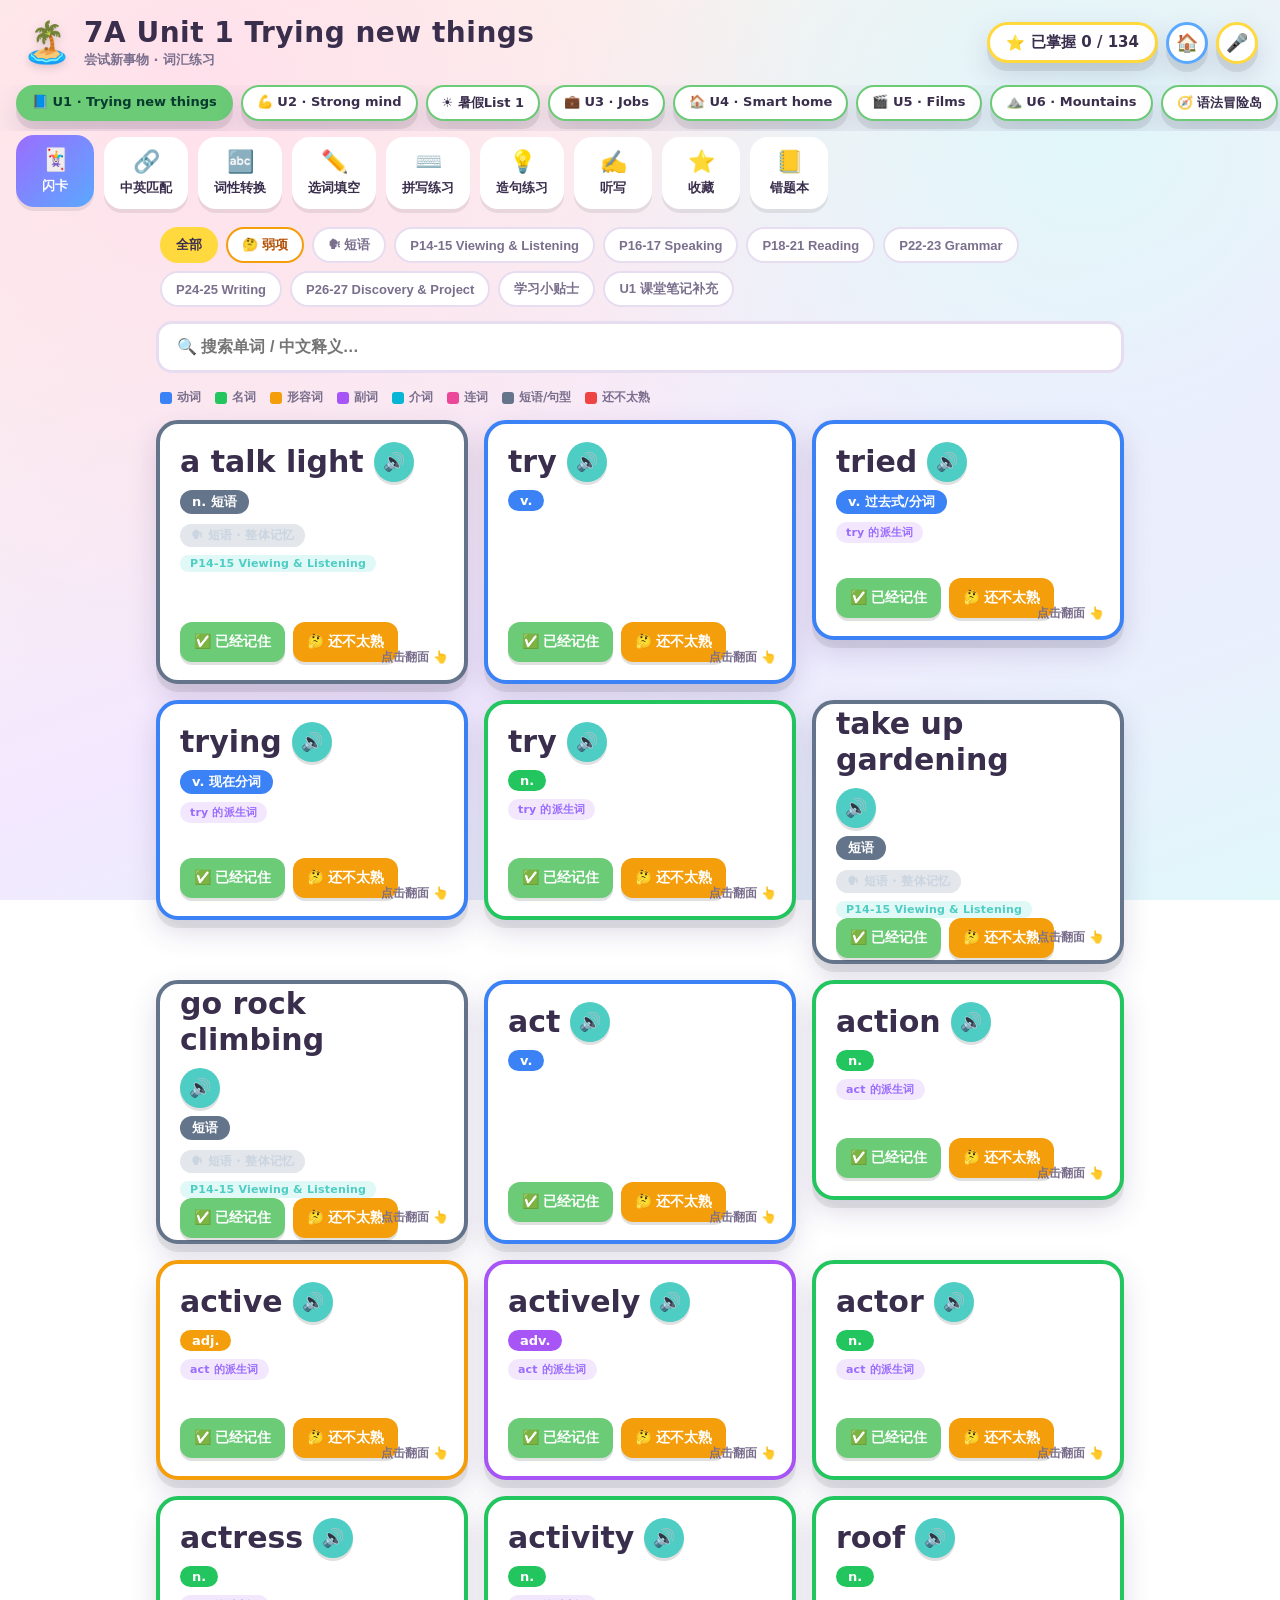
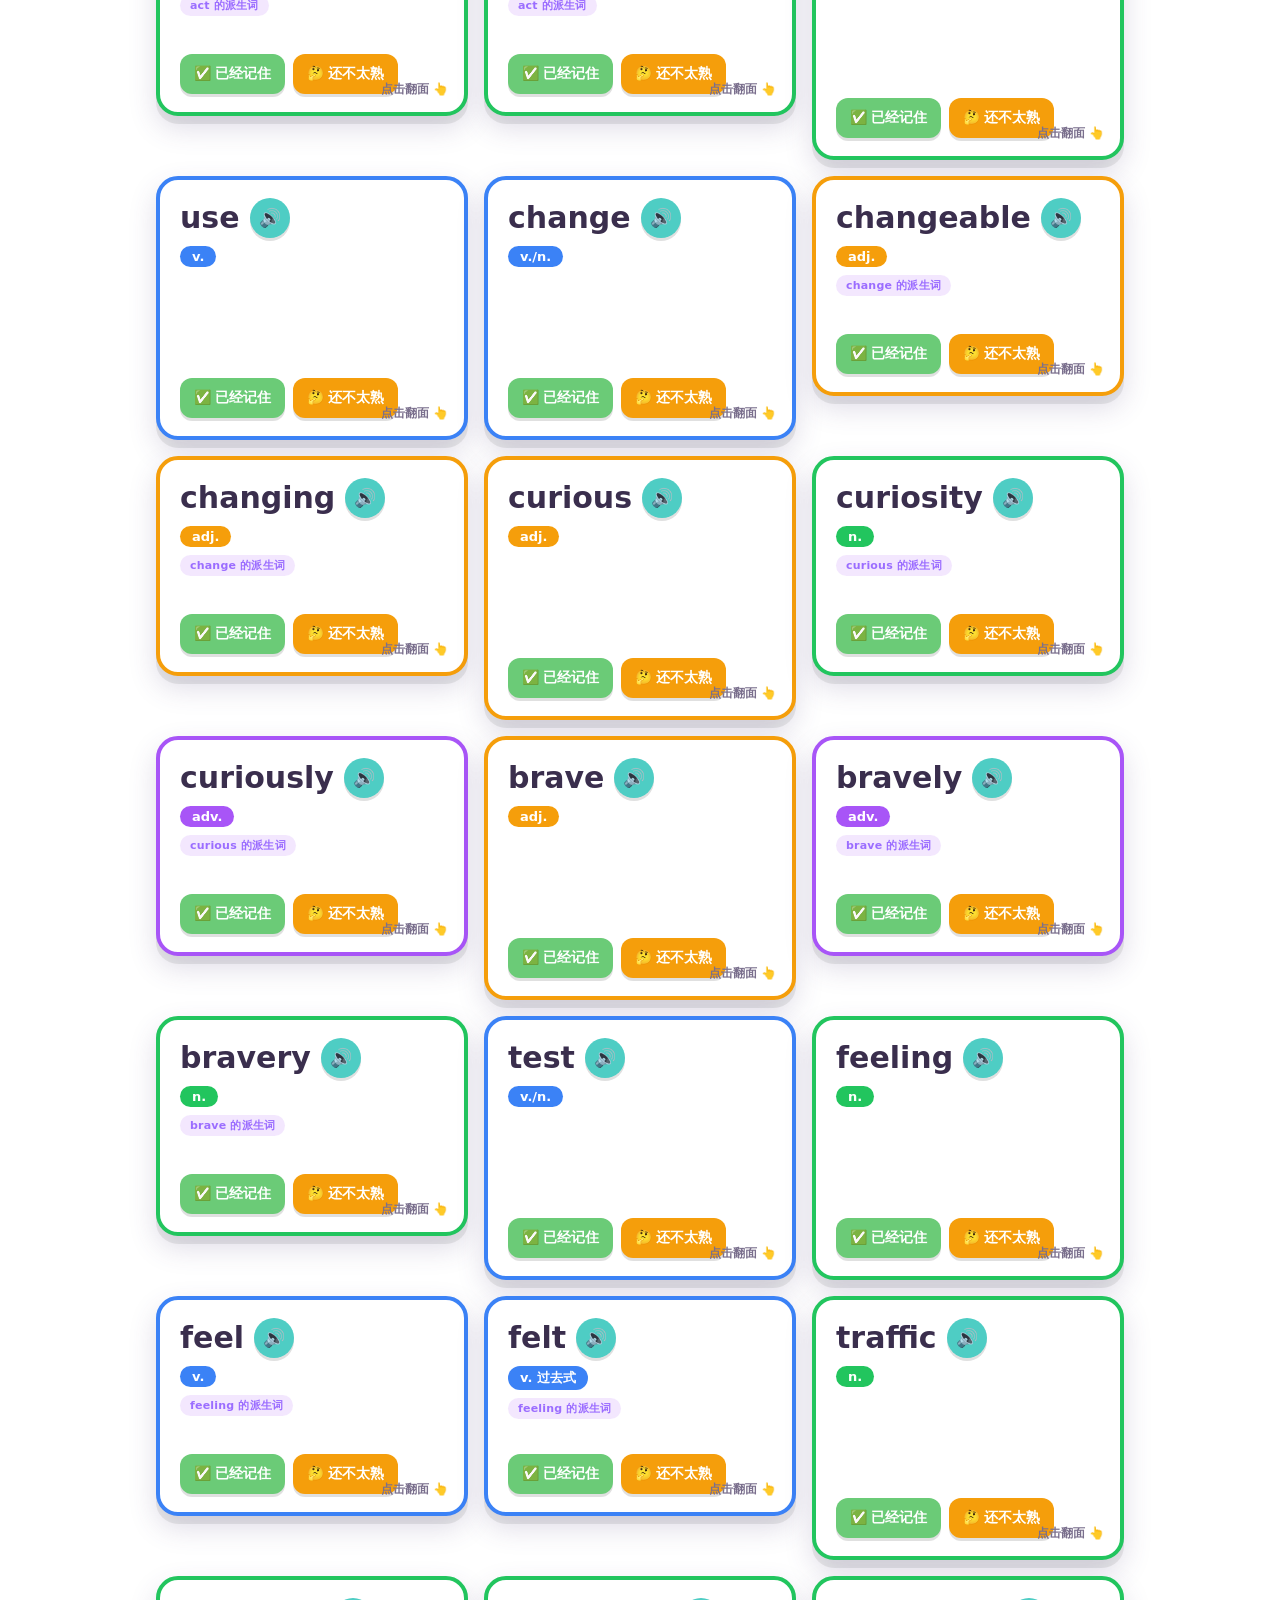
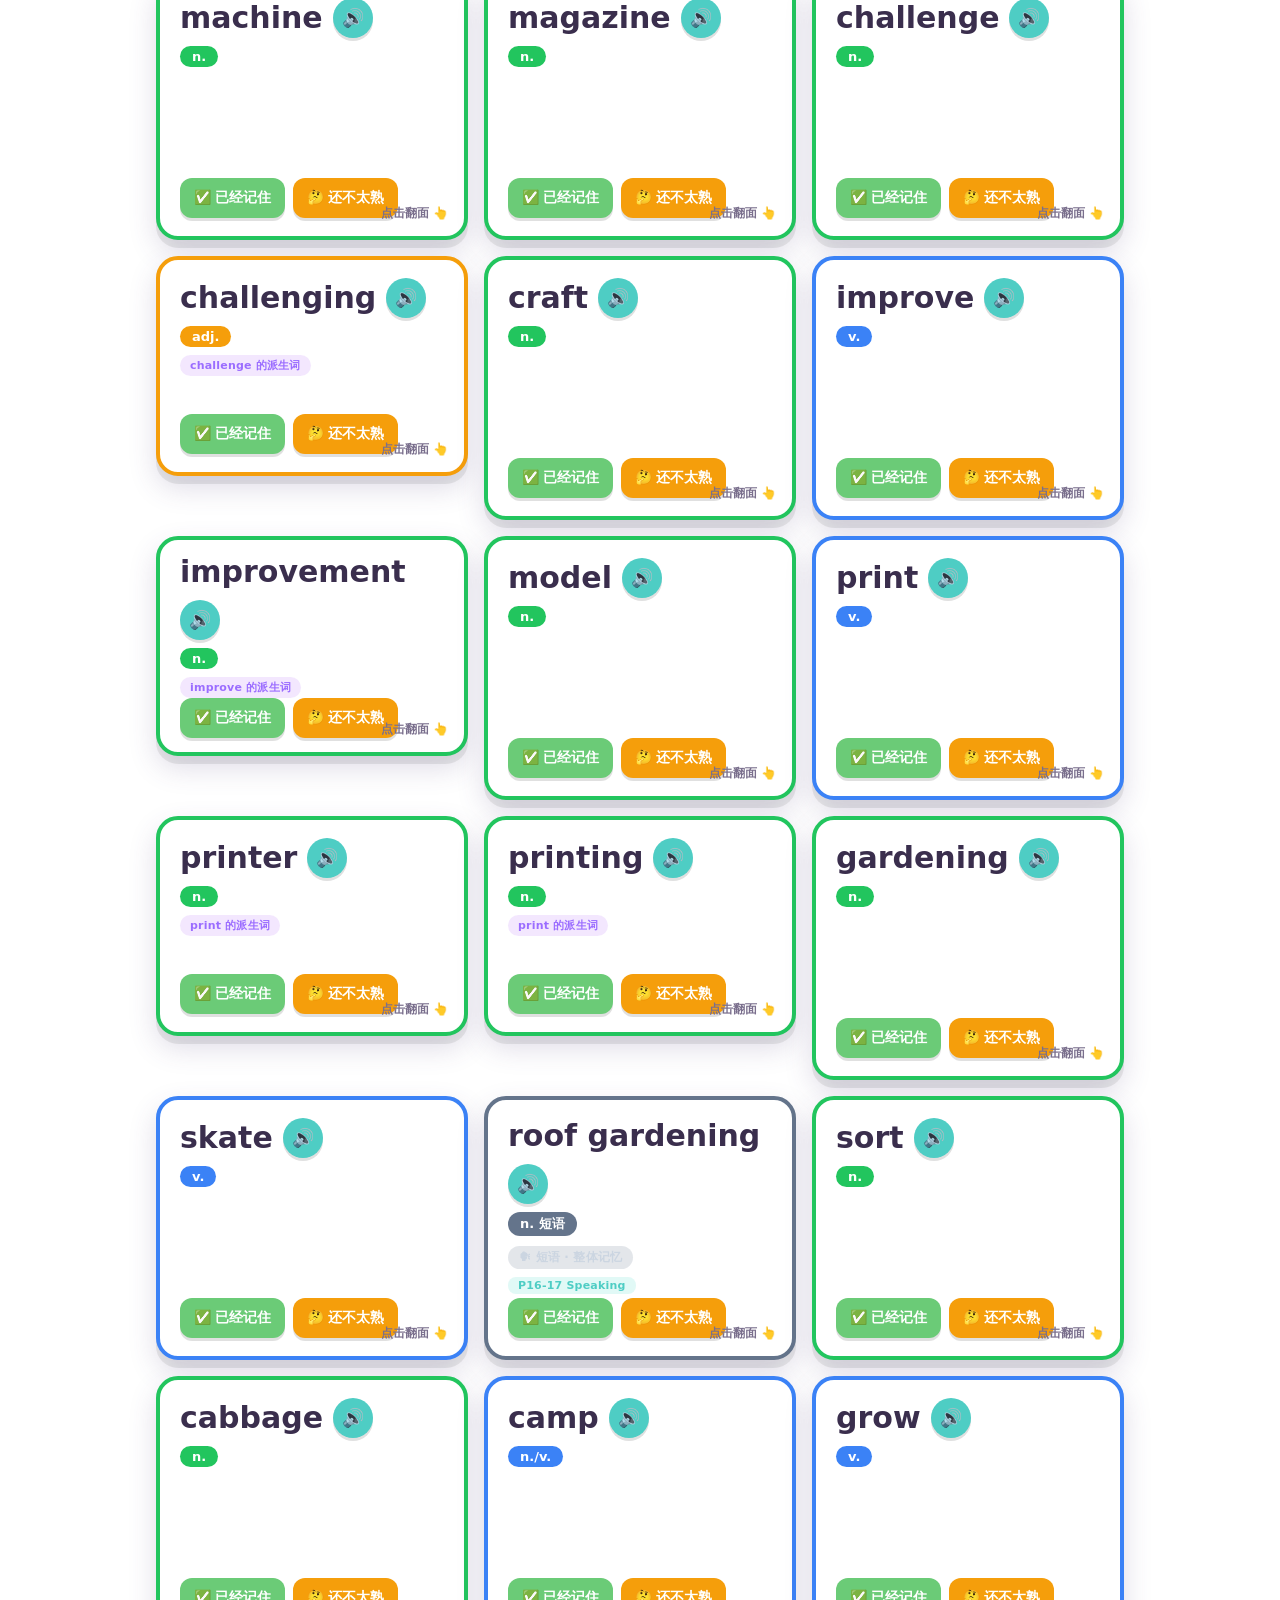
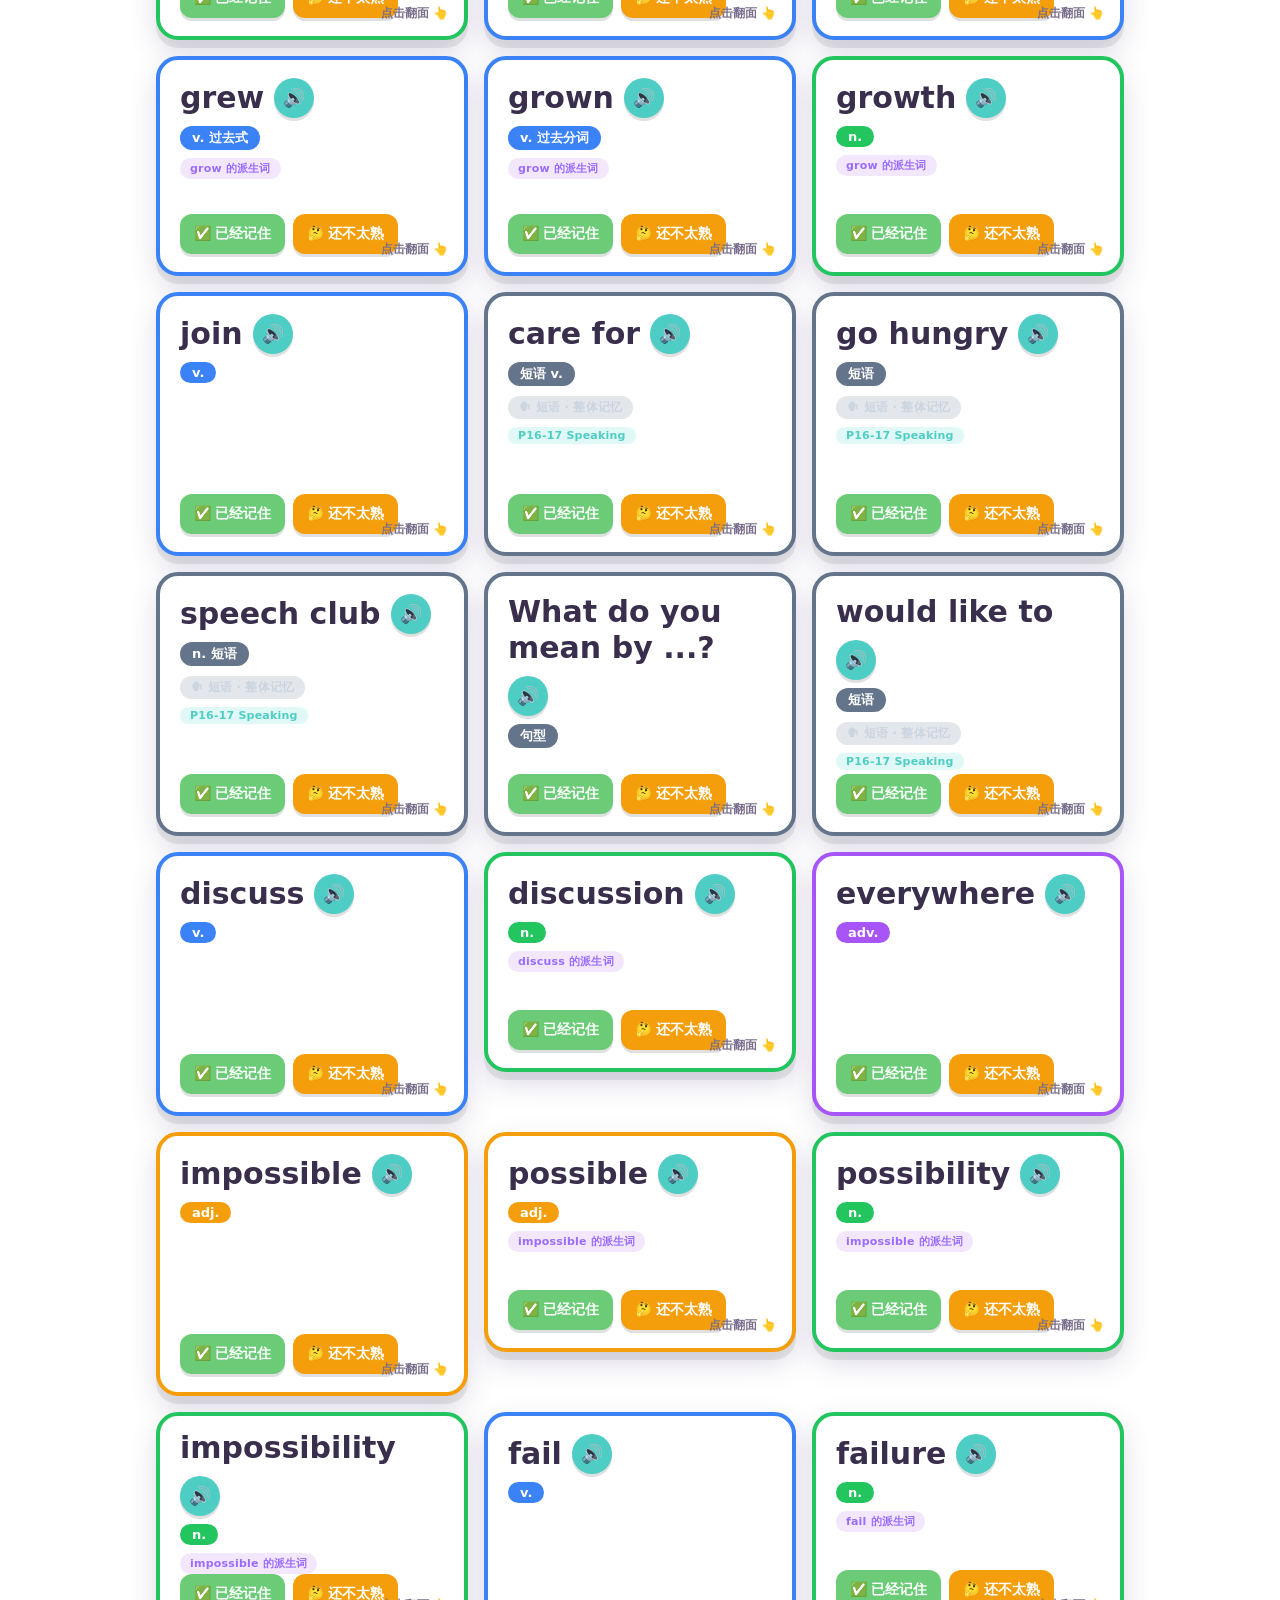
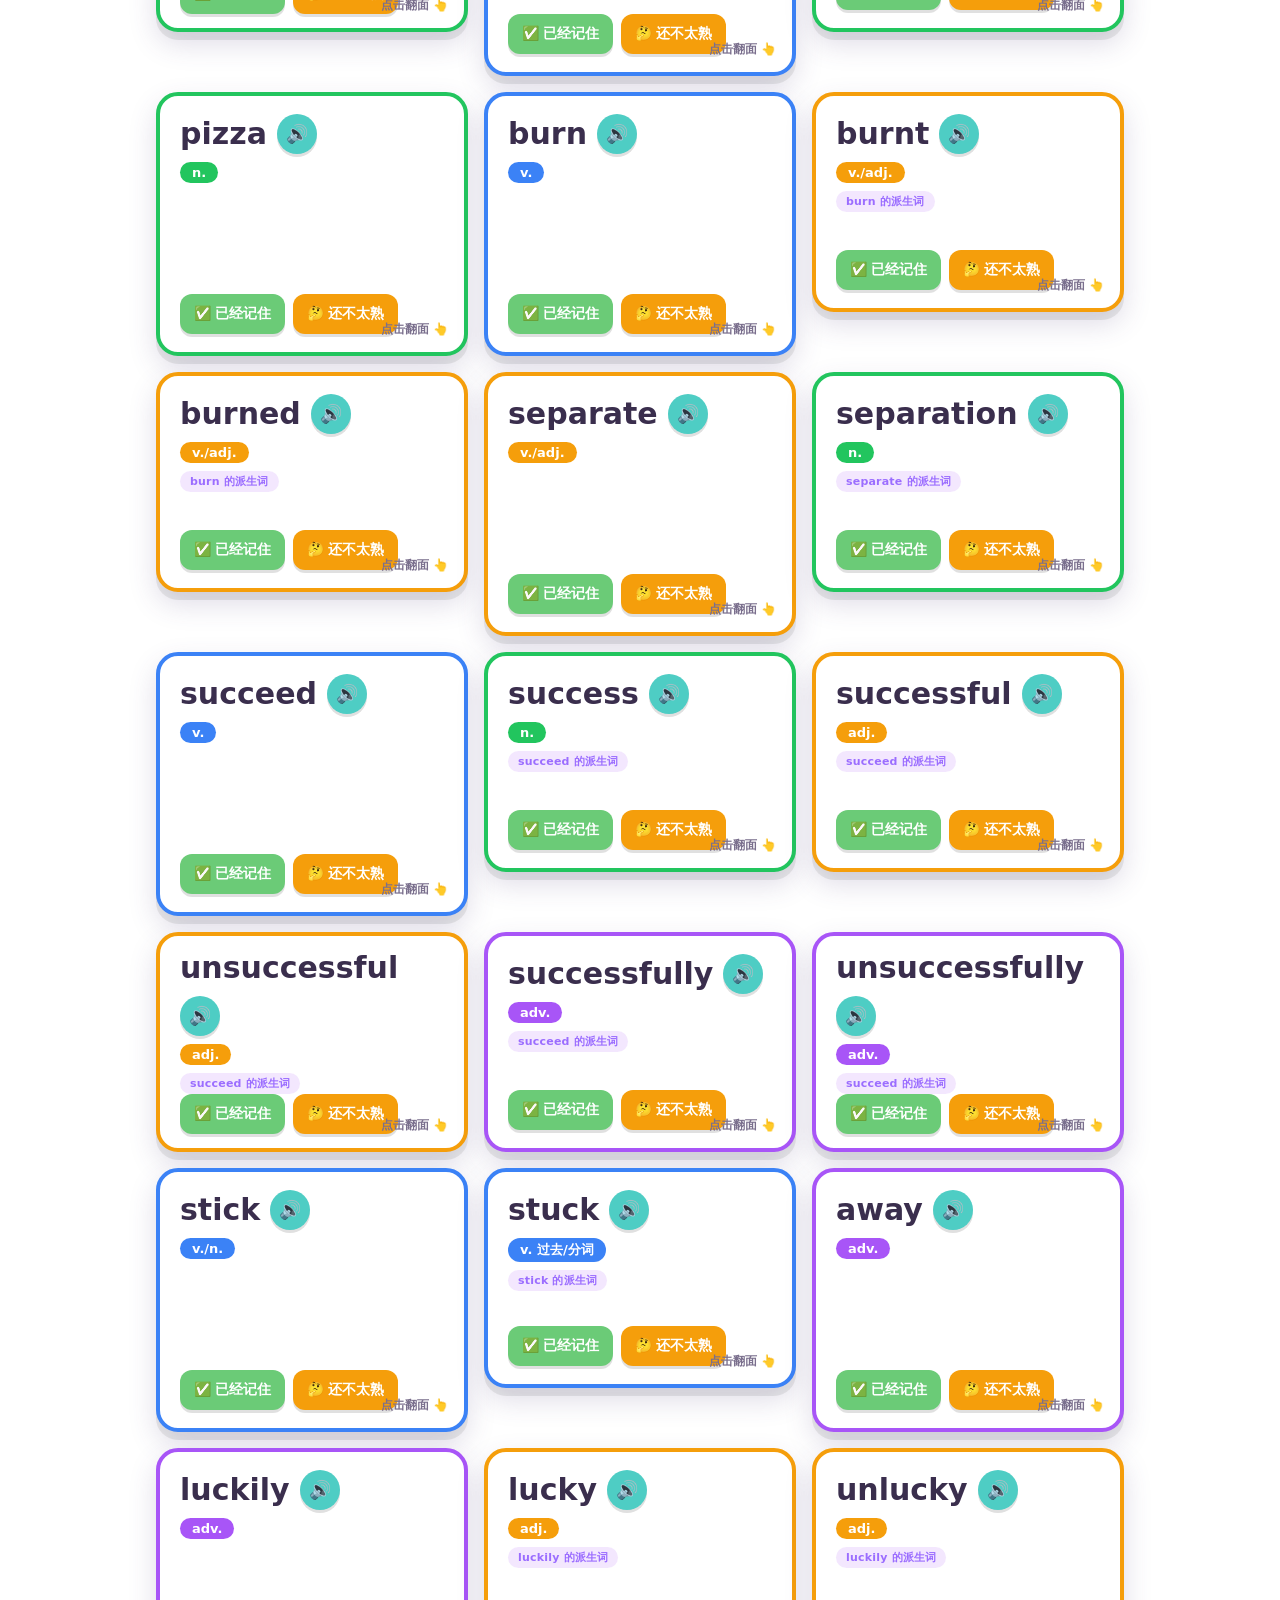
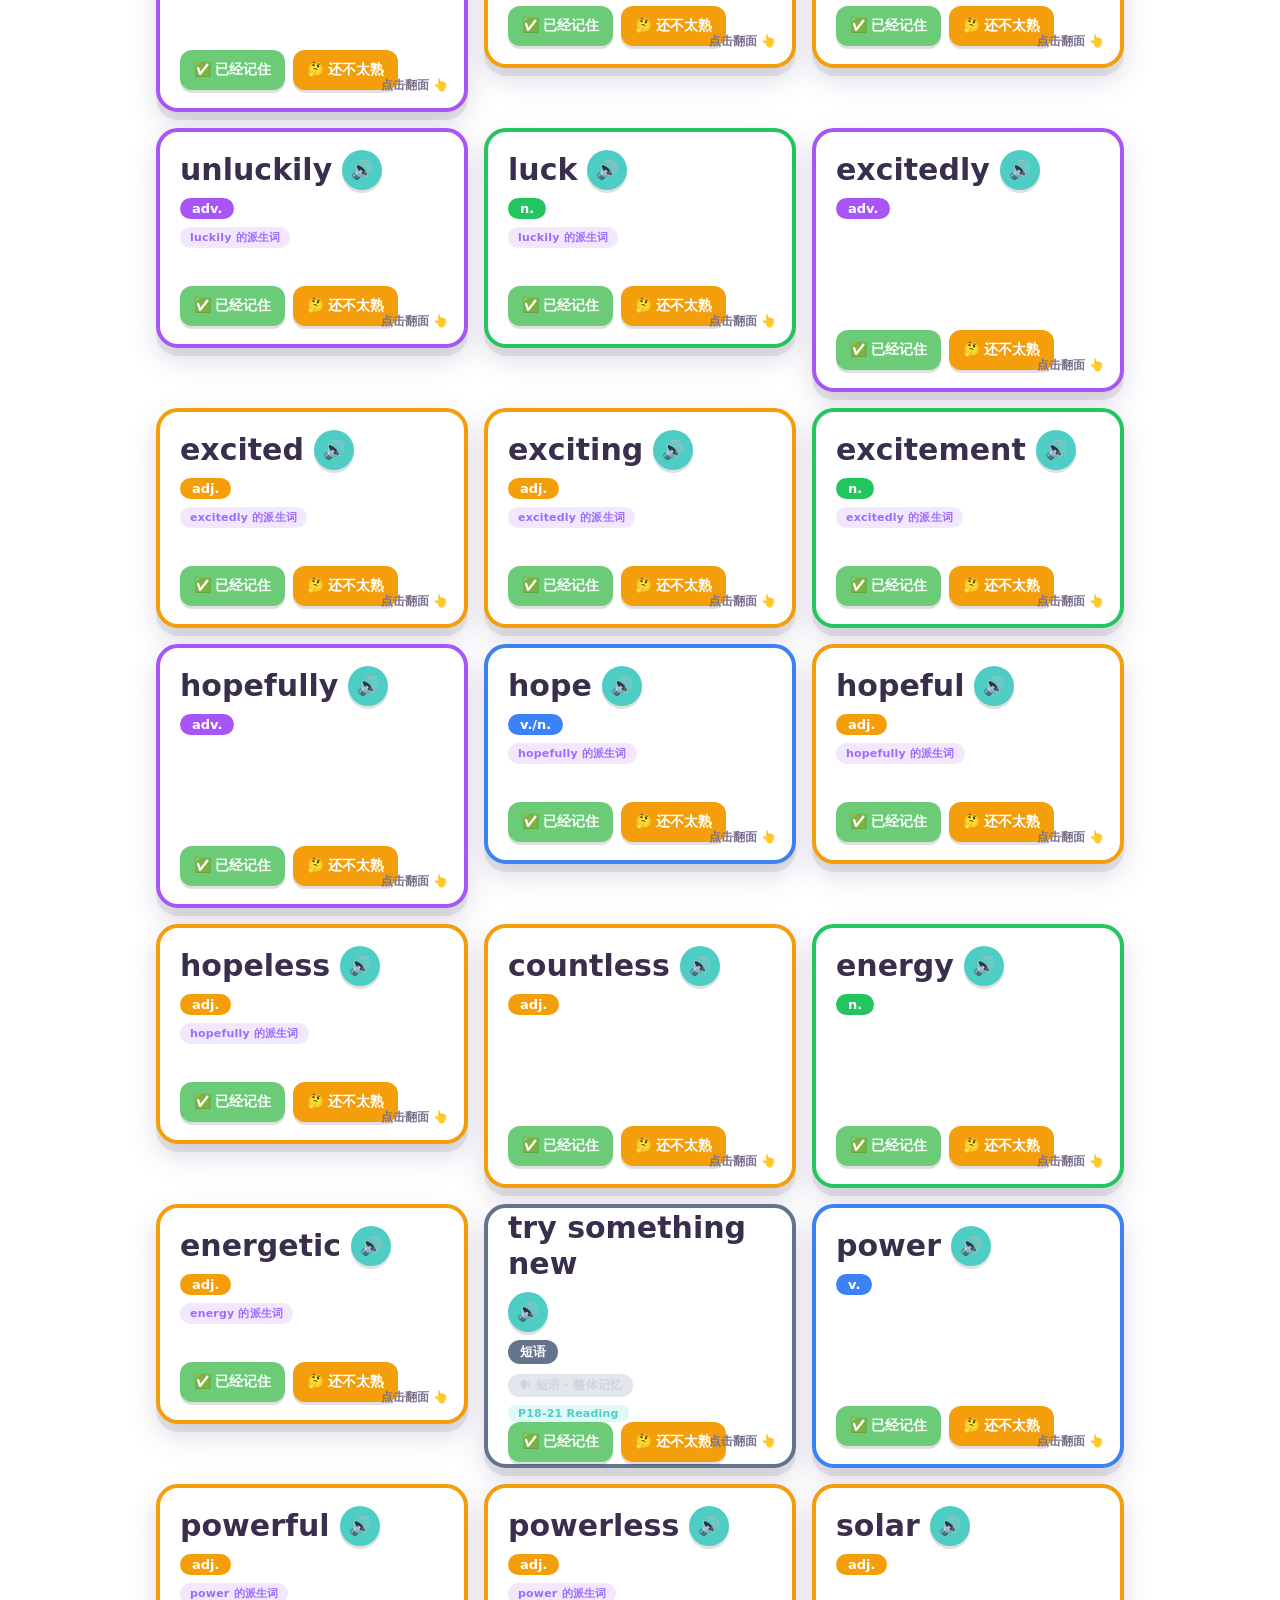
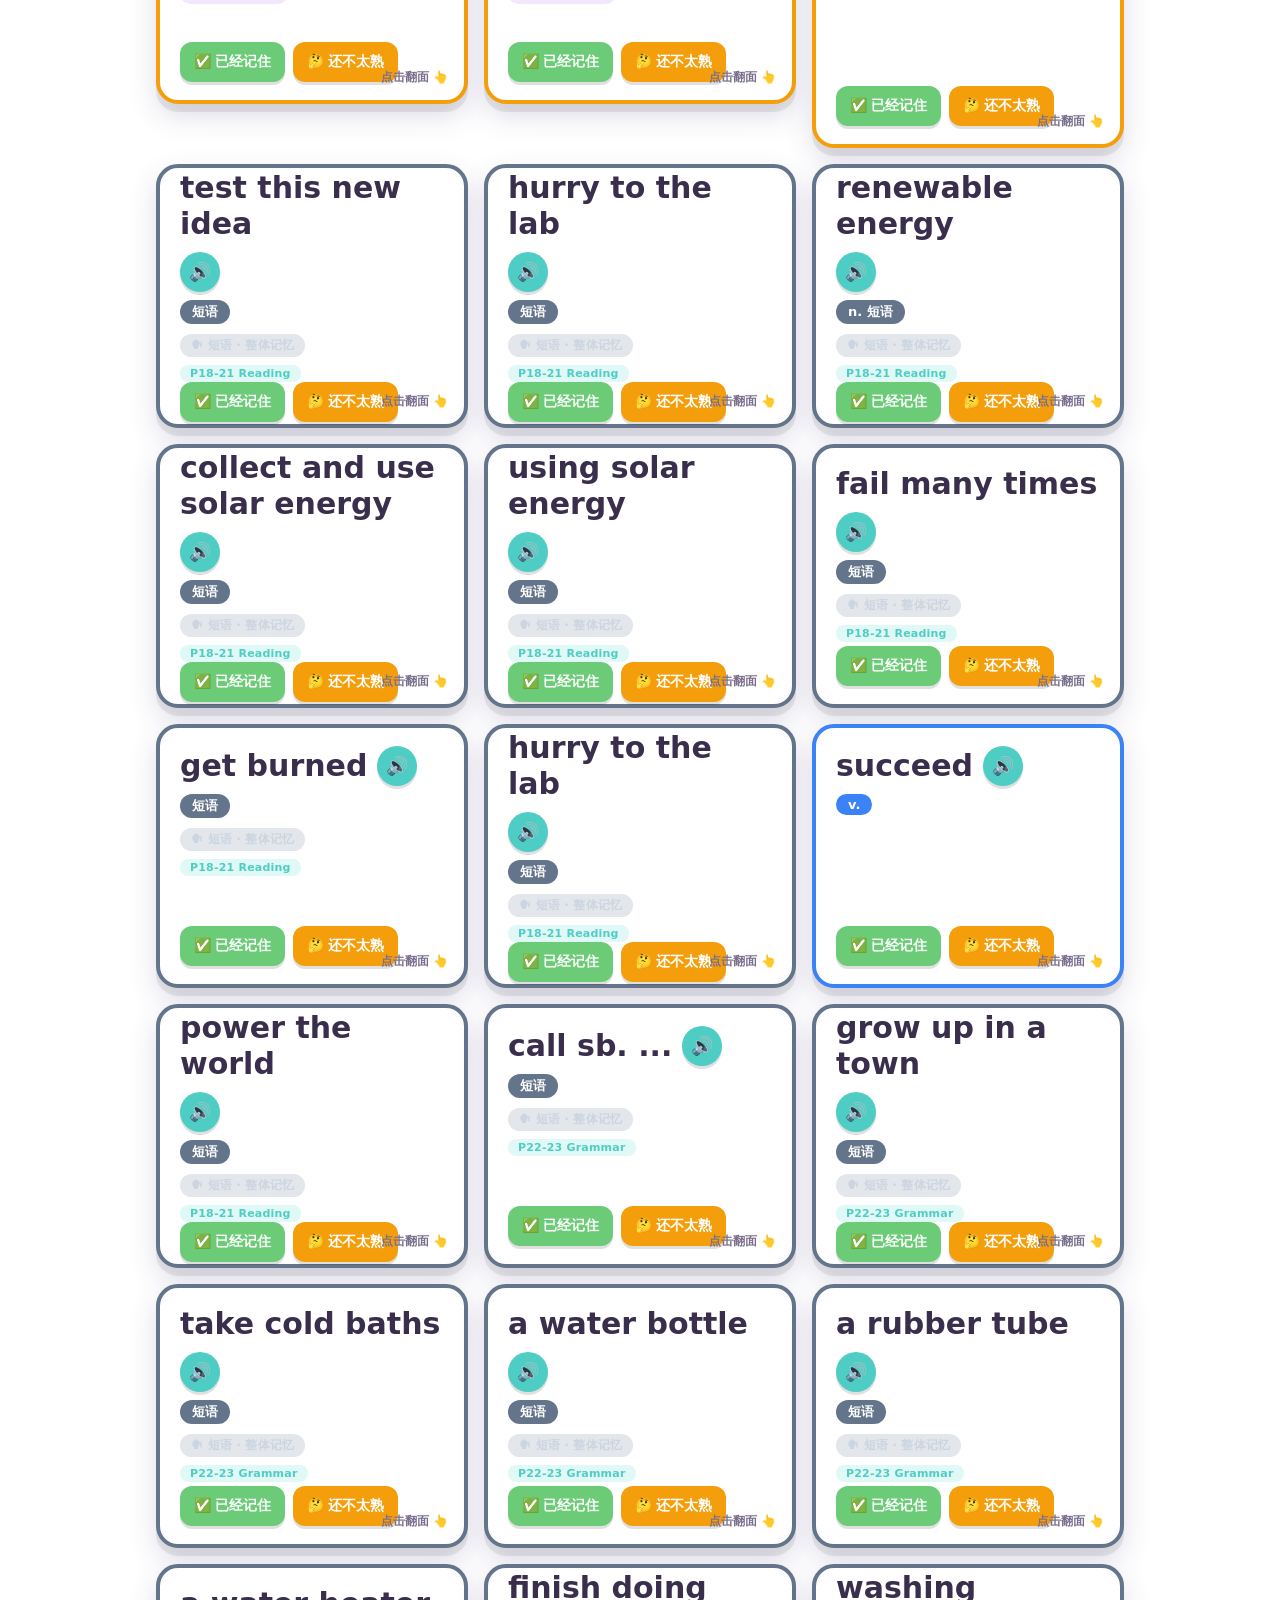
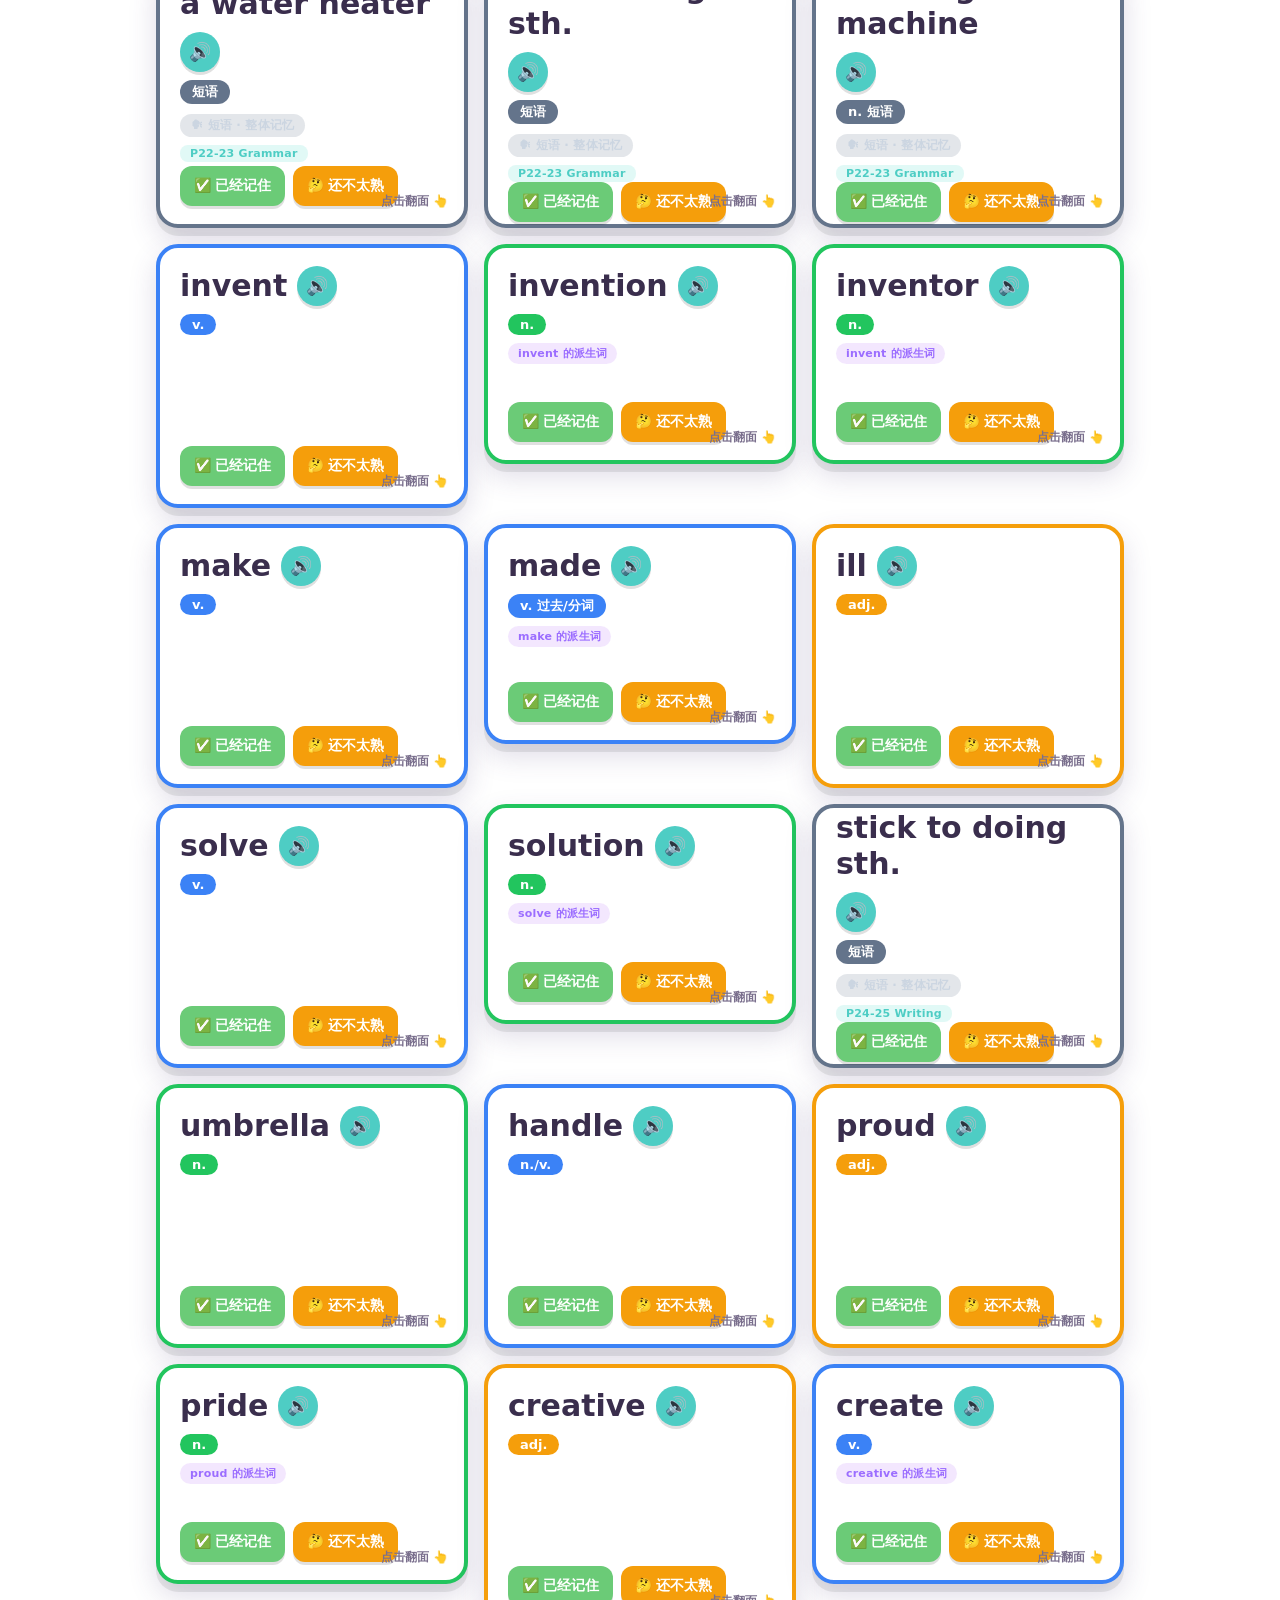
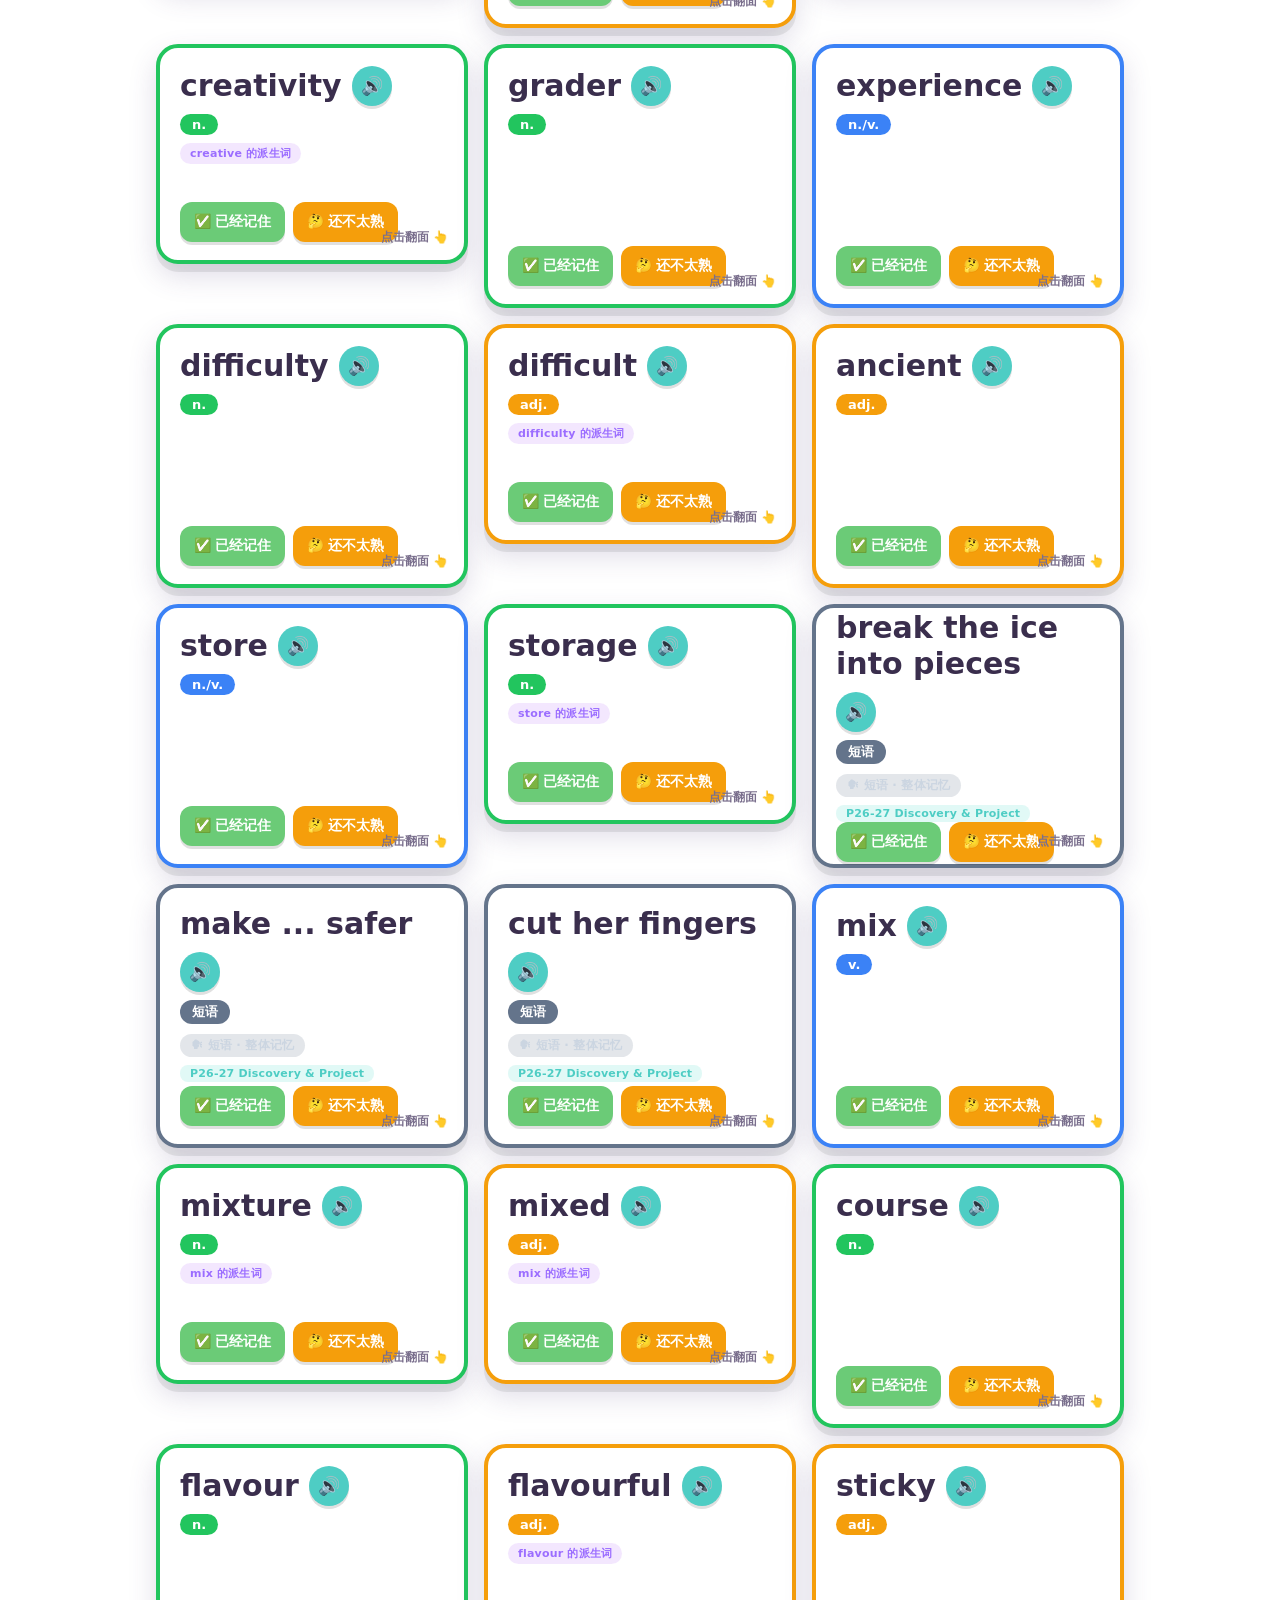
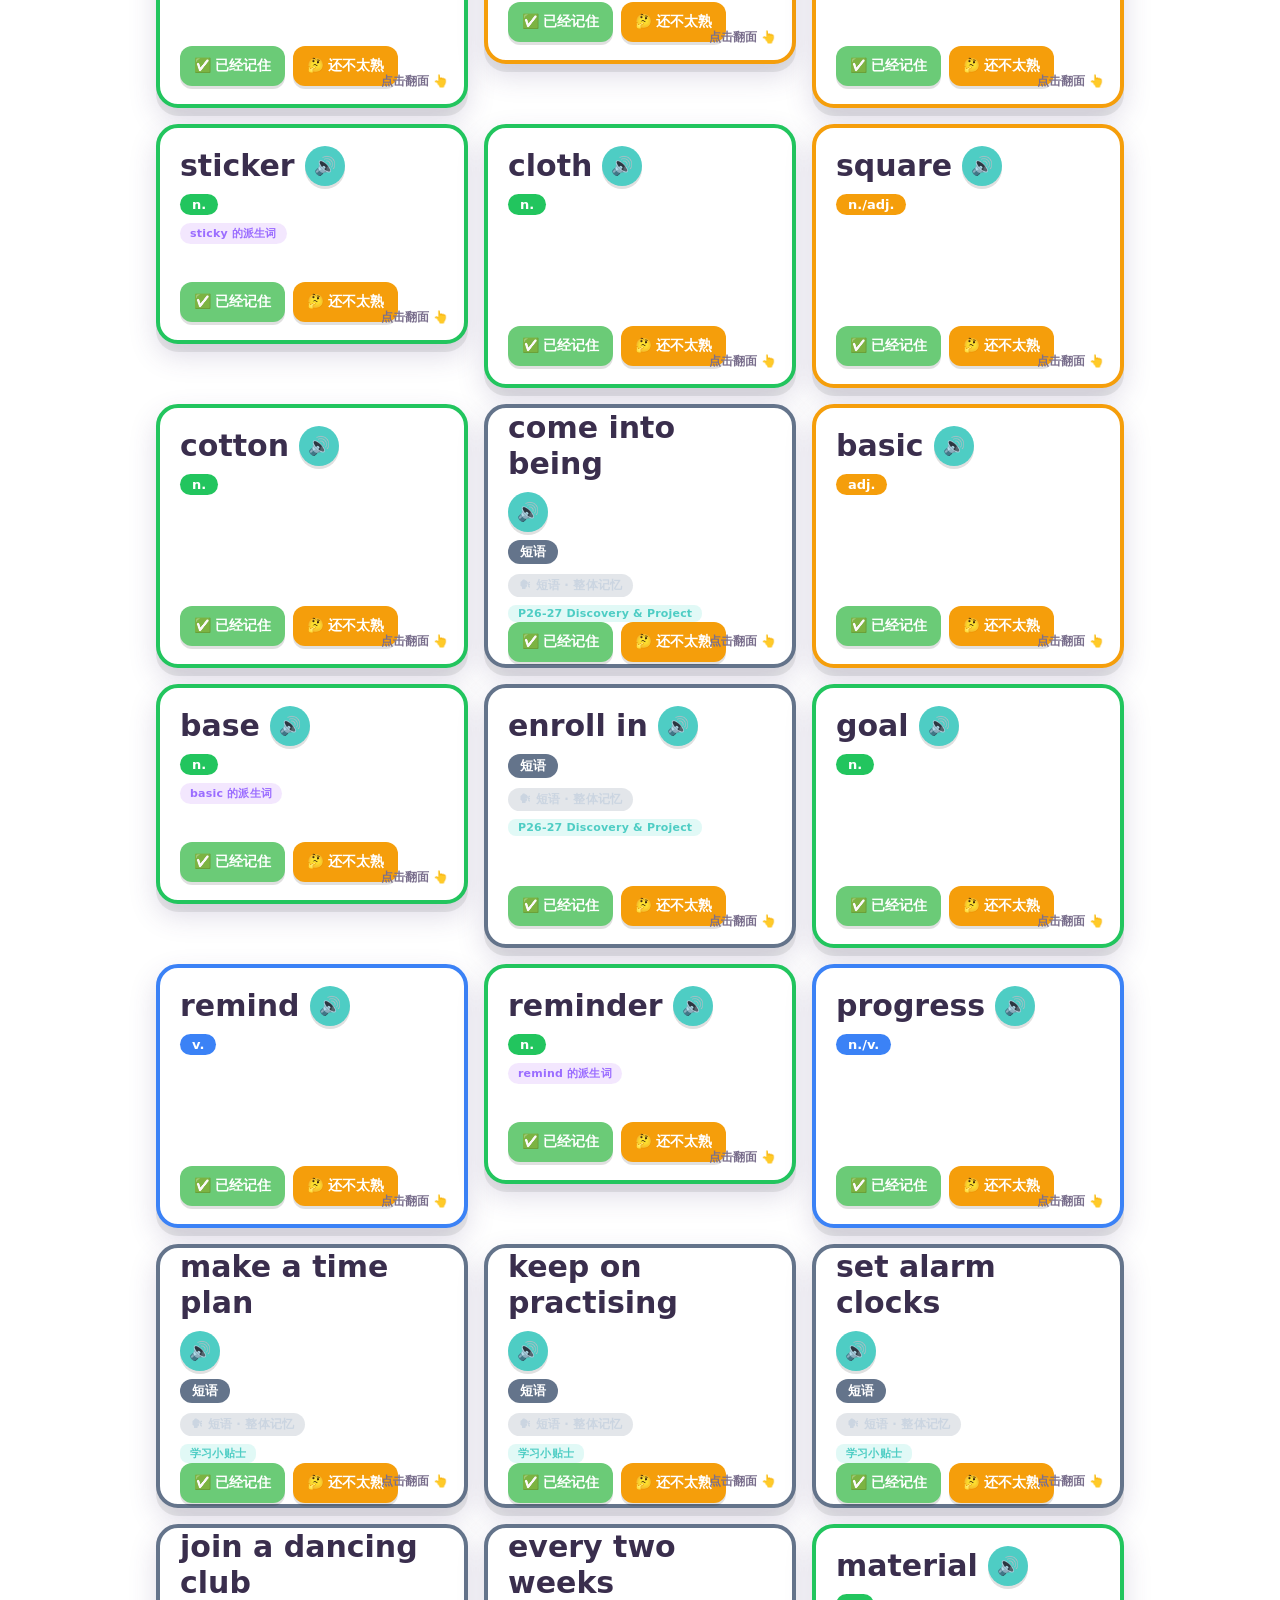
<file: u1.html>
<!DOCTYPE html>
<html lang="zh-CN">
<head>
  <meta charset="UTF-8">
  <meta name="viewport" content="width=device-width, initial-scale=1.0, maximum-scale=1.0, user-scalable=no">
  <title>词汇冒险岛 · 7A U1 词汇练习</title>
  <link rel="stylesheet" href="styles.css?v=20260929b">
  <link rel="preconnect" href="https://fonts.googleapis.com">
  <link rel="preconnect" href="https://static.cloudbase.net" crossorigin>
</head>
<body>
  <!-- 顶部栏 -->
  <header class="topbar">
    <div class="brand">
      <span class="brand-emoji">🏝️</span>
      <div class="brand-text">
        <h1 id="unitTitle">词汇冒险岛</h1>
        <p id="unitSubtitle">7A Unit 1 · 词汇练习</p>
      </div>
    </div>
    <div class="topbar-right">
      <div class="progress-chip" id="progressChip">
        <span class="star">⭐</span>
        <span id="masteryText">已掌握 0 / 104</span>
      </div>
      <a class="home-btn" href="index.html" title="返回主站">🏠</a>
      <button class="voice-pick-btn" id="voicePickBtn" title="选择朗读音色">🎤</button>
    </div>
  </header>

  <!-- 单元切换 -->
  <nav class="unitnav">
    <a class="unit-btn active" href="u1.html">📘 U1 · Trying new things</a>
    <a class="unit-btn" href="u2.html">💪 U2 · Strong mind</a>
    <a class="unit-btn" href="u3.html">☀️ 暑假List 1</a>
    <a class="unit-btn" href="u4.html">💼 U3 · Jobs</a>
    <a class="unit-btn" href="u5.html">🏠 U4 · Smart home</a>
    <a class="unit-btn" href="u6.html">🎬 U5 · Films</a>
    <a class="unit-btn" href="u7.html">⛰️ U6 · Mountains</a>
    <a class="unit-btn" href="grammar.html">🧭 语法冒险岛</a>
    <a class="unit-btn" href="exam.html">🎯 考纲岛</a>
    <a class="unit-btn" href="zhs.html">🌸 朝花岛</a>
    <a class="unit-btn" href="backup.html">💾 进度备份</a>
  </nav>

  <!-- 云端同步条（未配置时自动隐藏） -->
  <div id="cloudBar" class="cloudbar" style="display:none"></div>

  <!-- 模式选择导航 -->
  <nav class="modenav" id="modeNav">
    <button class="mode-btn active" data-mode="cards">🃏<span>闪卡</span></button>
    <button class="mode-btn" data-mode="match">🔗<span>中英匹配</span></button>
    <button class="mode-btn" data-mode="forms">🔤<span>词性转换</span></button>
    <button class="mode-btn" data-mode="cloze">✏️<span>选词填空</span></button>
    <button class="mode-btn" data-mode="spell">⌨️<span>拼写练习</span></button>
    <button class="mode-btn" data-mode="sentence">💡<span>造句练习</span></button>
    <button class="mode-btn" data-mode="dictate">✍️<span>听写</span></button>
    <button class="mode-btn" data-mode="saved">⭐<span>收藏</span></button>
    <button class="mode-btn" data-mode="wrong">📒<span>错题本</span></button>
  </nav>

  <!-- 主内容区 -->
  <main id="main" class="main"></main>

  <!-- 底部激励条 -->
  <footer class="footer">
    <span id="footerTip">每天十分钟，词汇变轻松 🌟</span>
  </footer>

  <!-- 反馈气泡 -->
  <div id="toast" class="toast"></div>

  <!-- CloudBase JS SDK（固定 2.31.0，避免 latest 跳版本） -->
  <script src="https://static.cloudbase.net/cloudbase-js-sdk/2.31.0/cloudbase.full.js"></script>
  <script src="voice.js"></script>
  <script src="config.js"></script>
  <script src="cloud.js"></script>
  <script src="data.js?v=20260926a"></script>
  <script src="verbs.js"></script>
  <script src="forms-bank.js?v=20260926a"></script>
  <script src="forms-pdf-bank.js"></script>
  <script src="app.js?v=20260927b"></script>
</body>
</html>
</file>
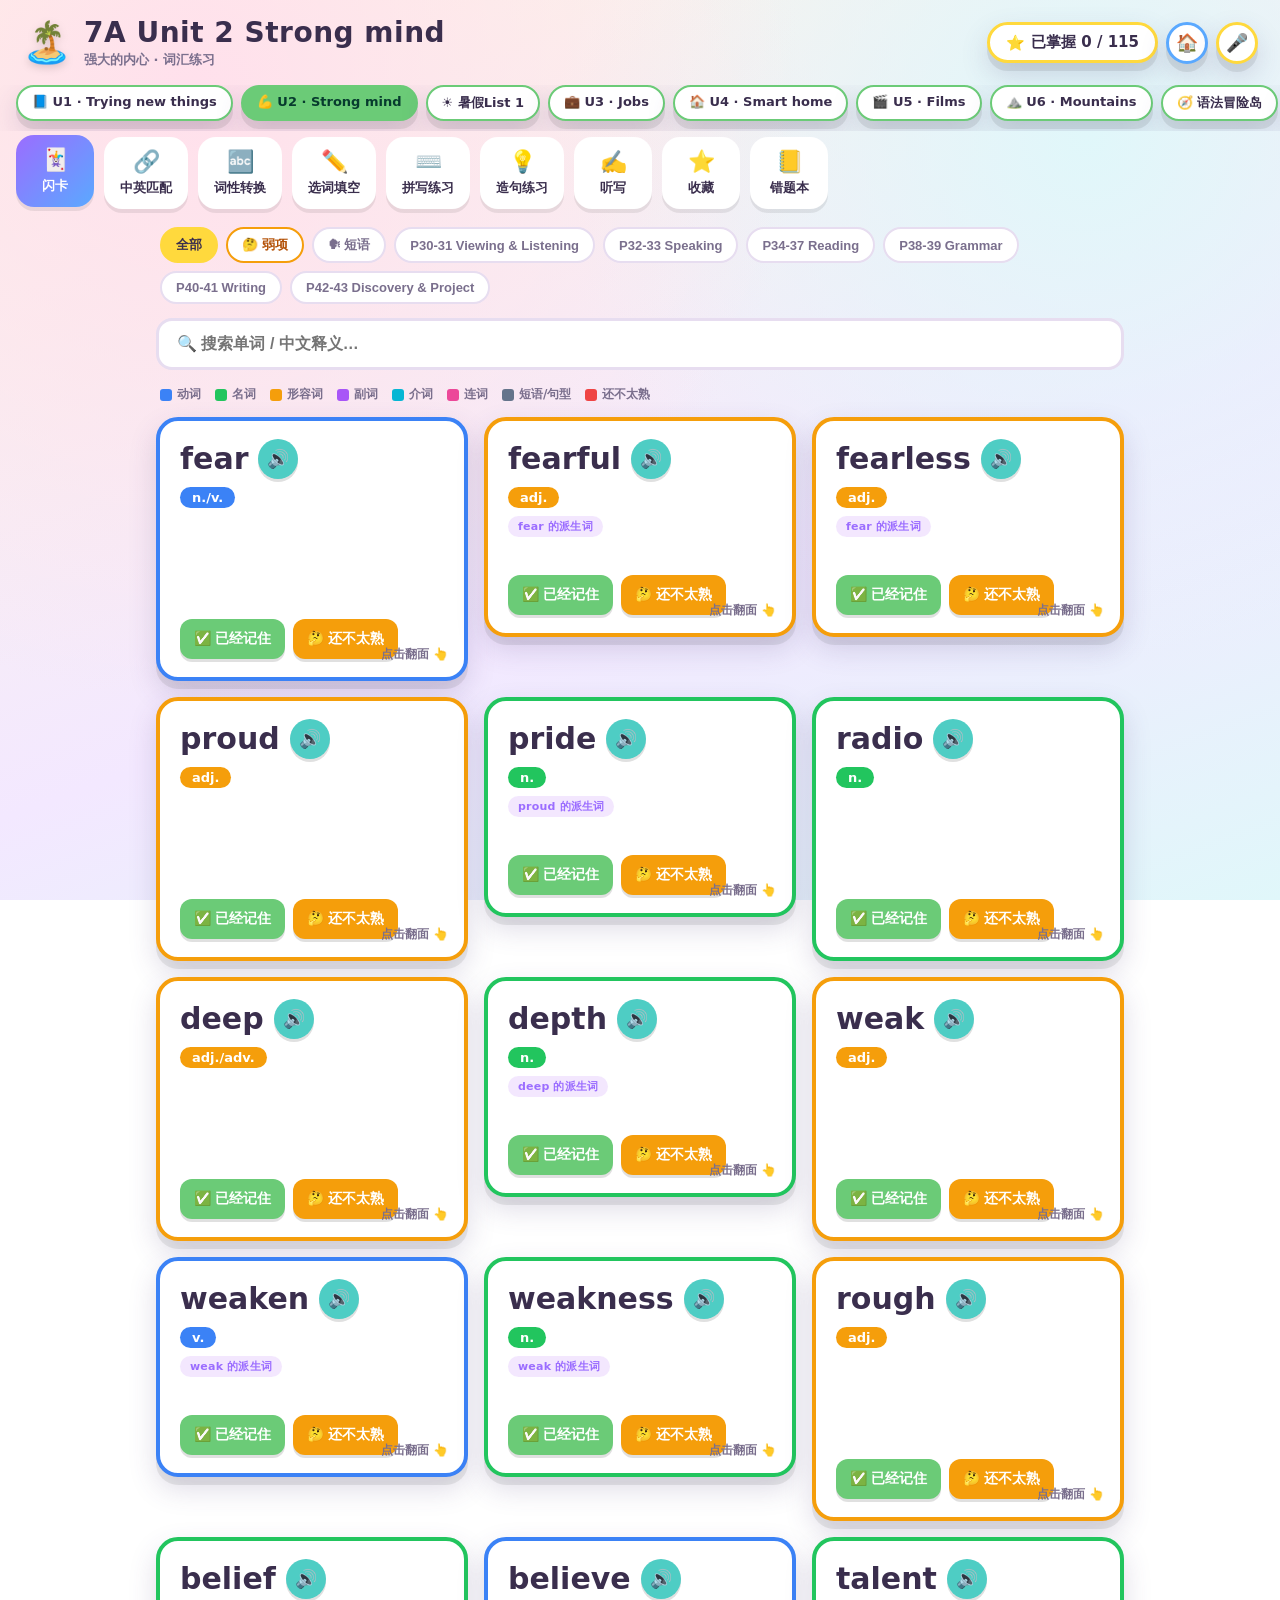
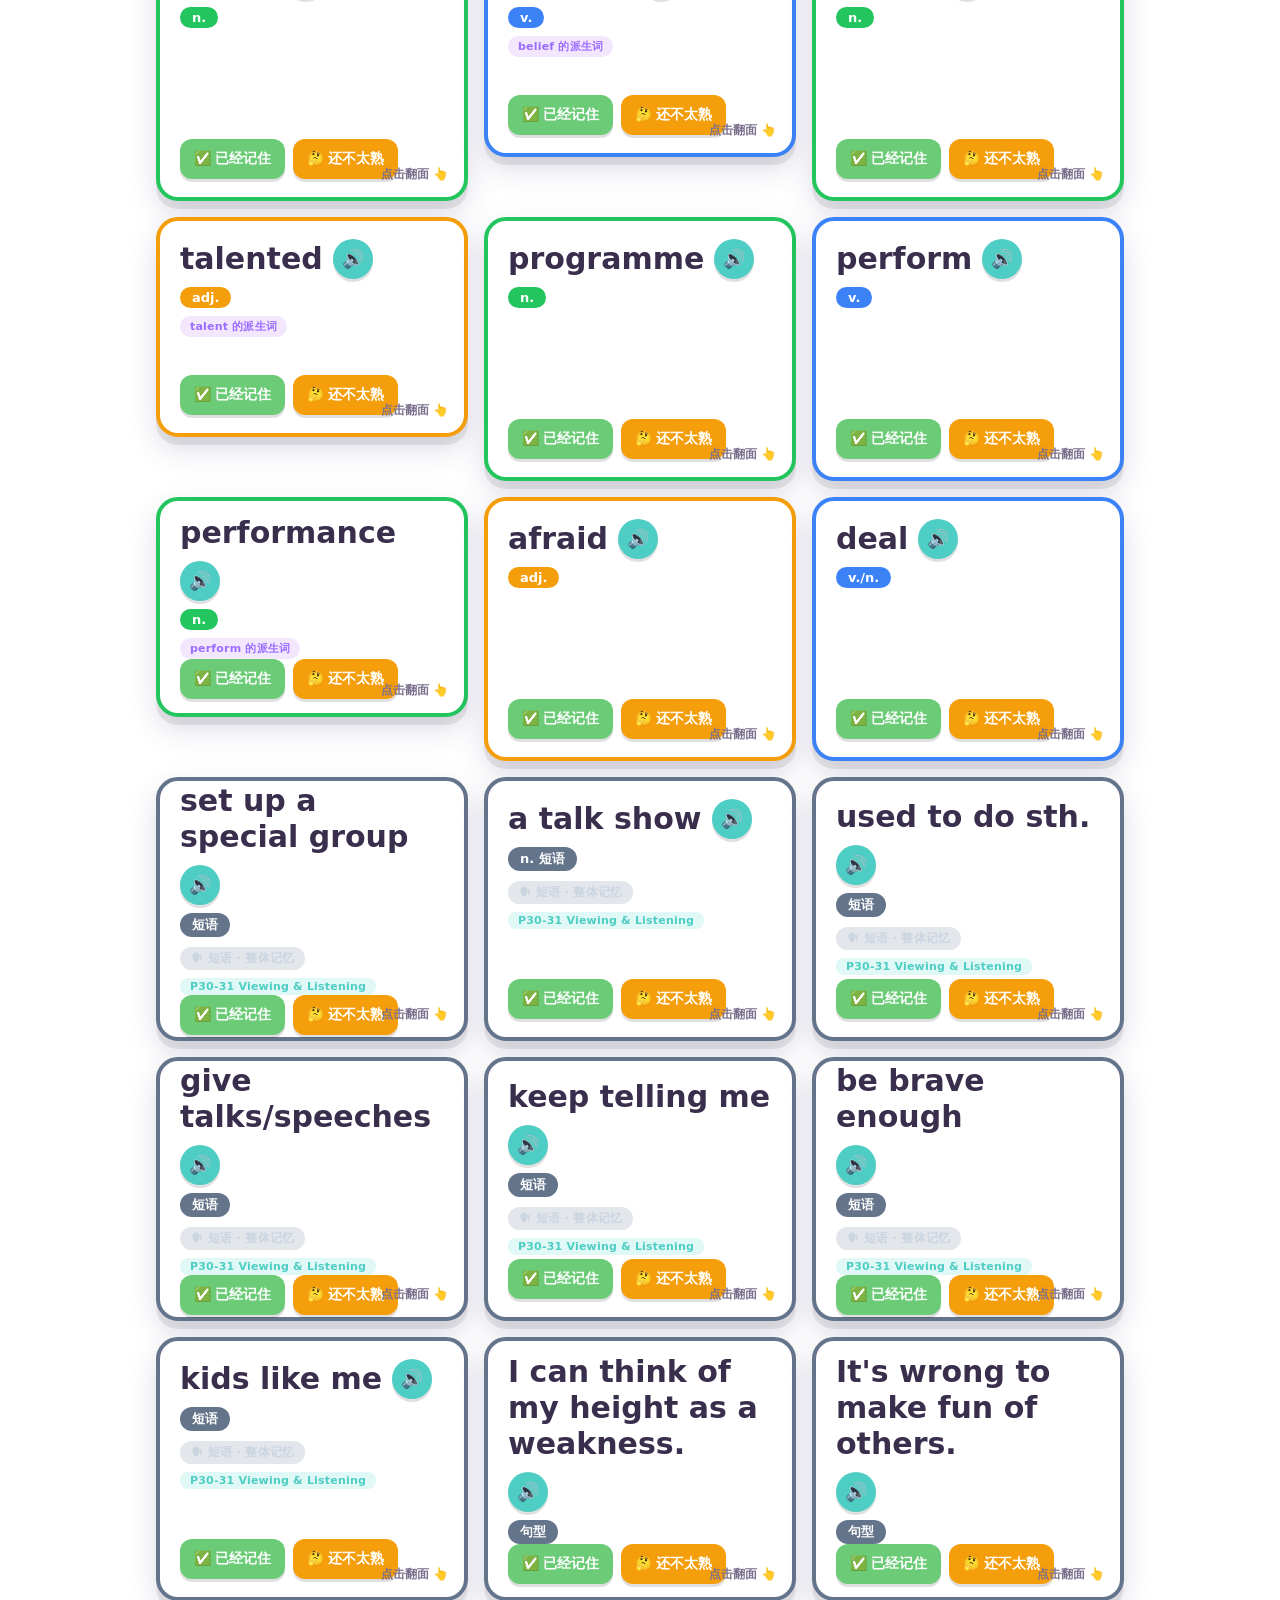
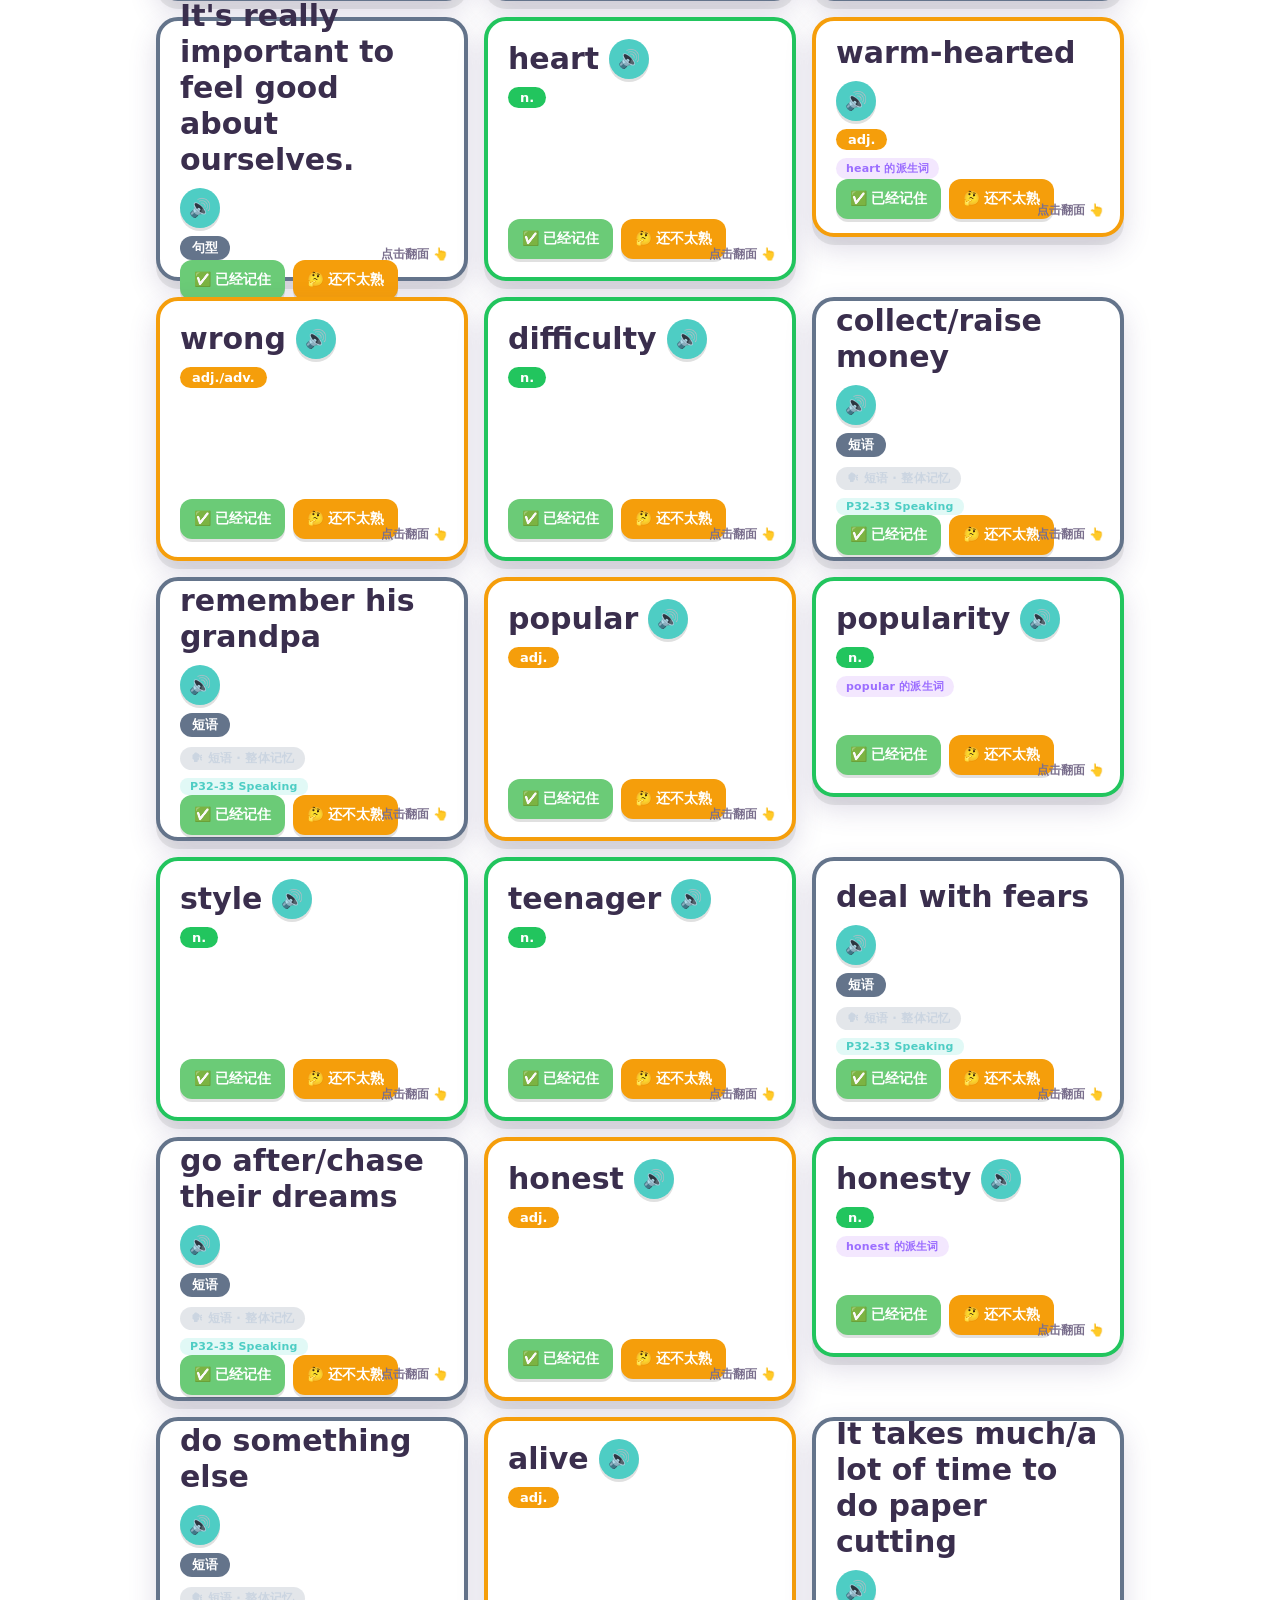
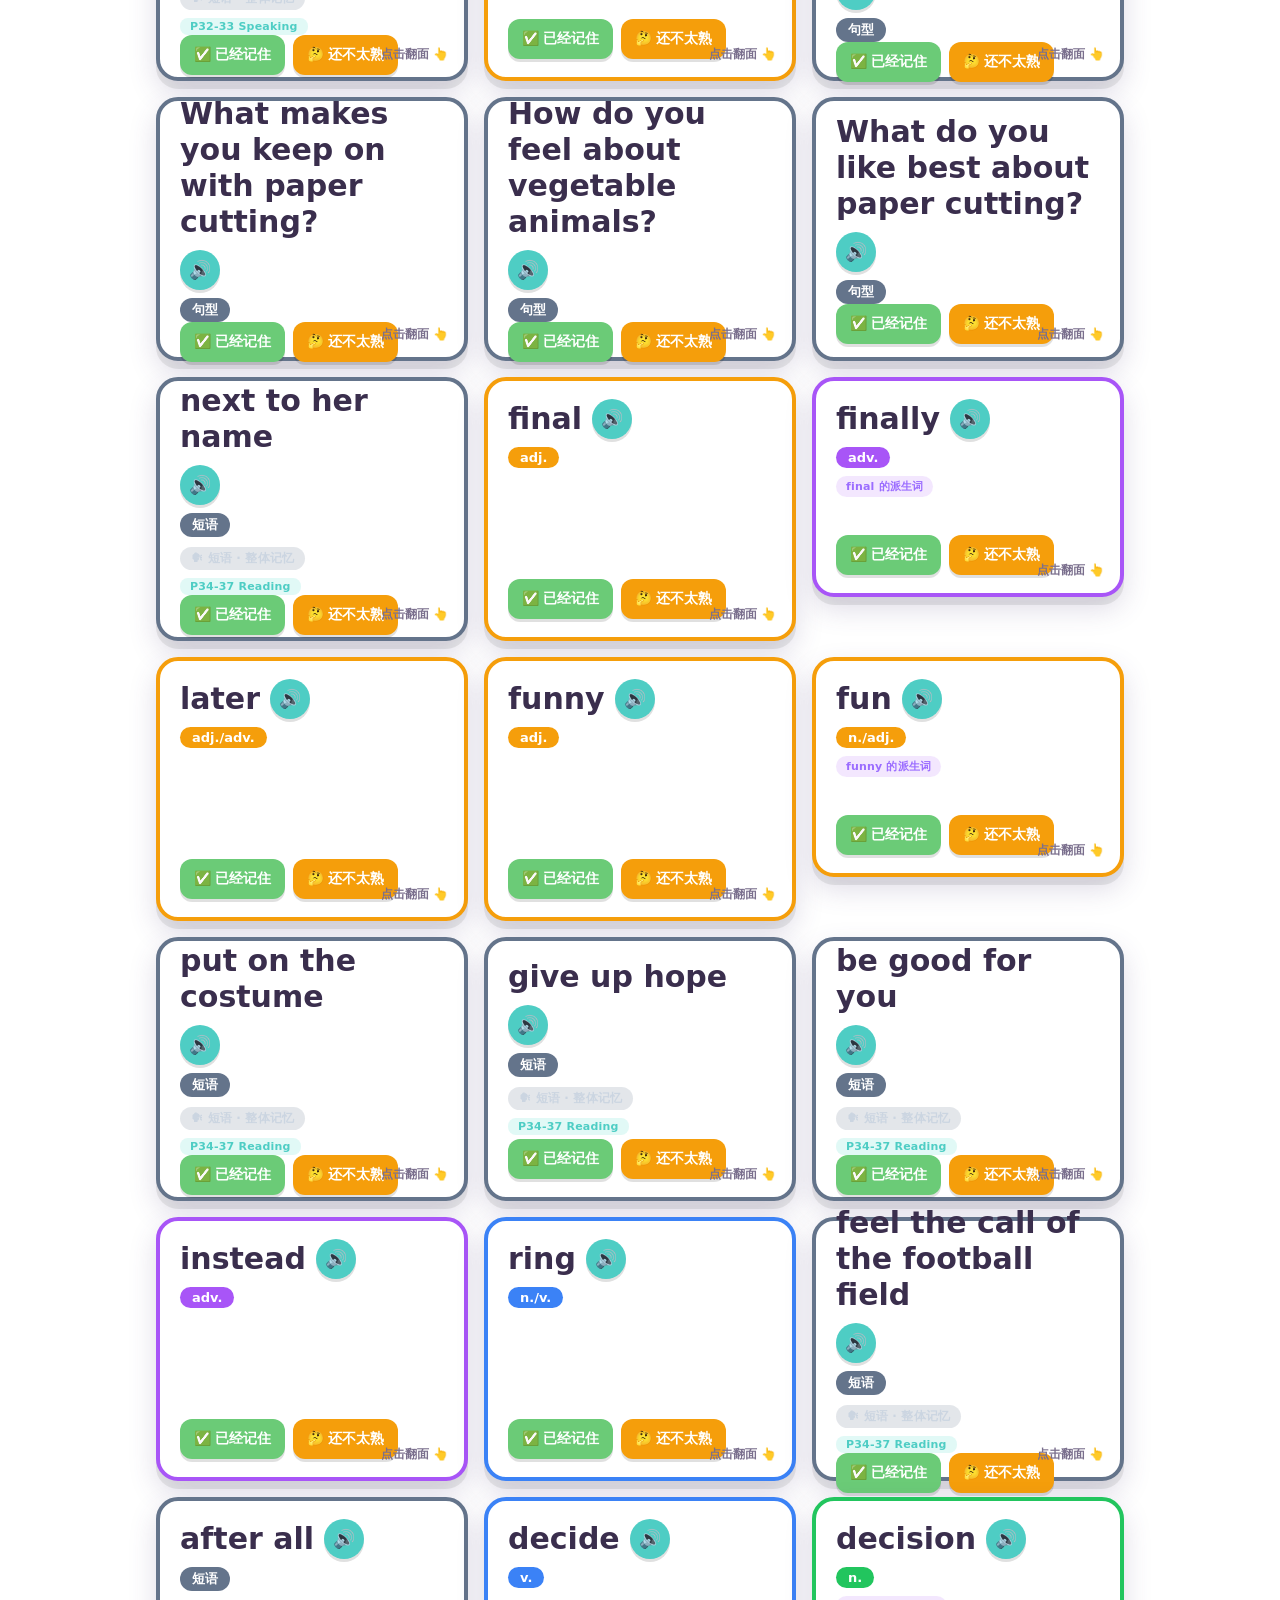
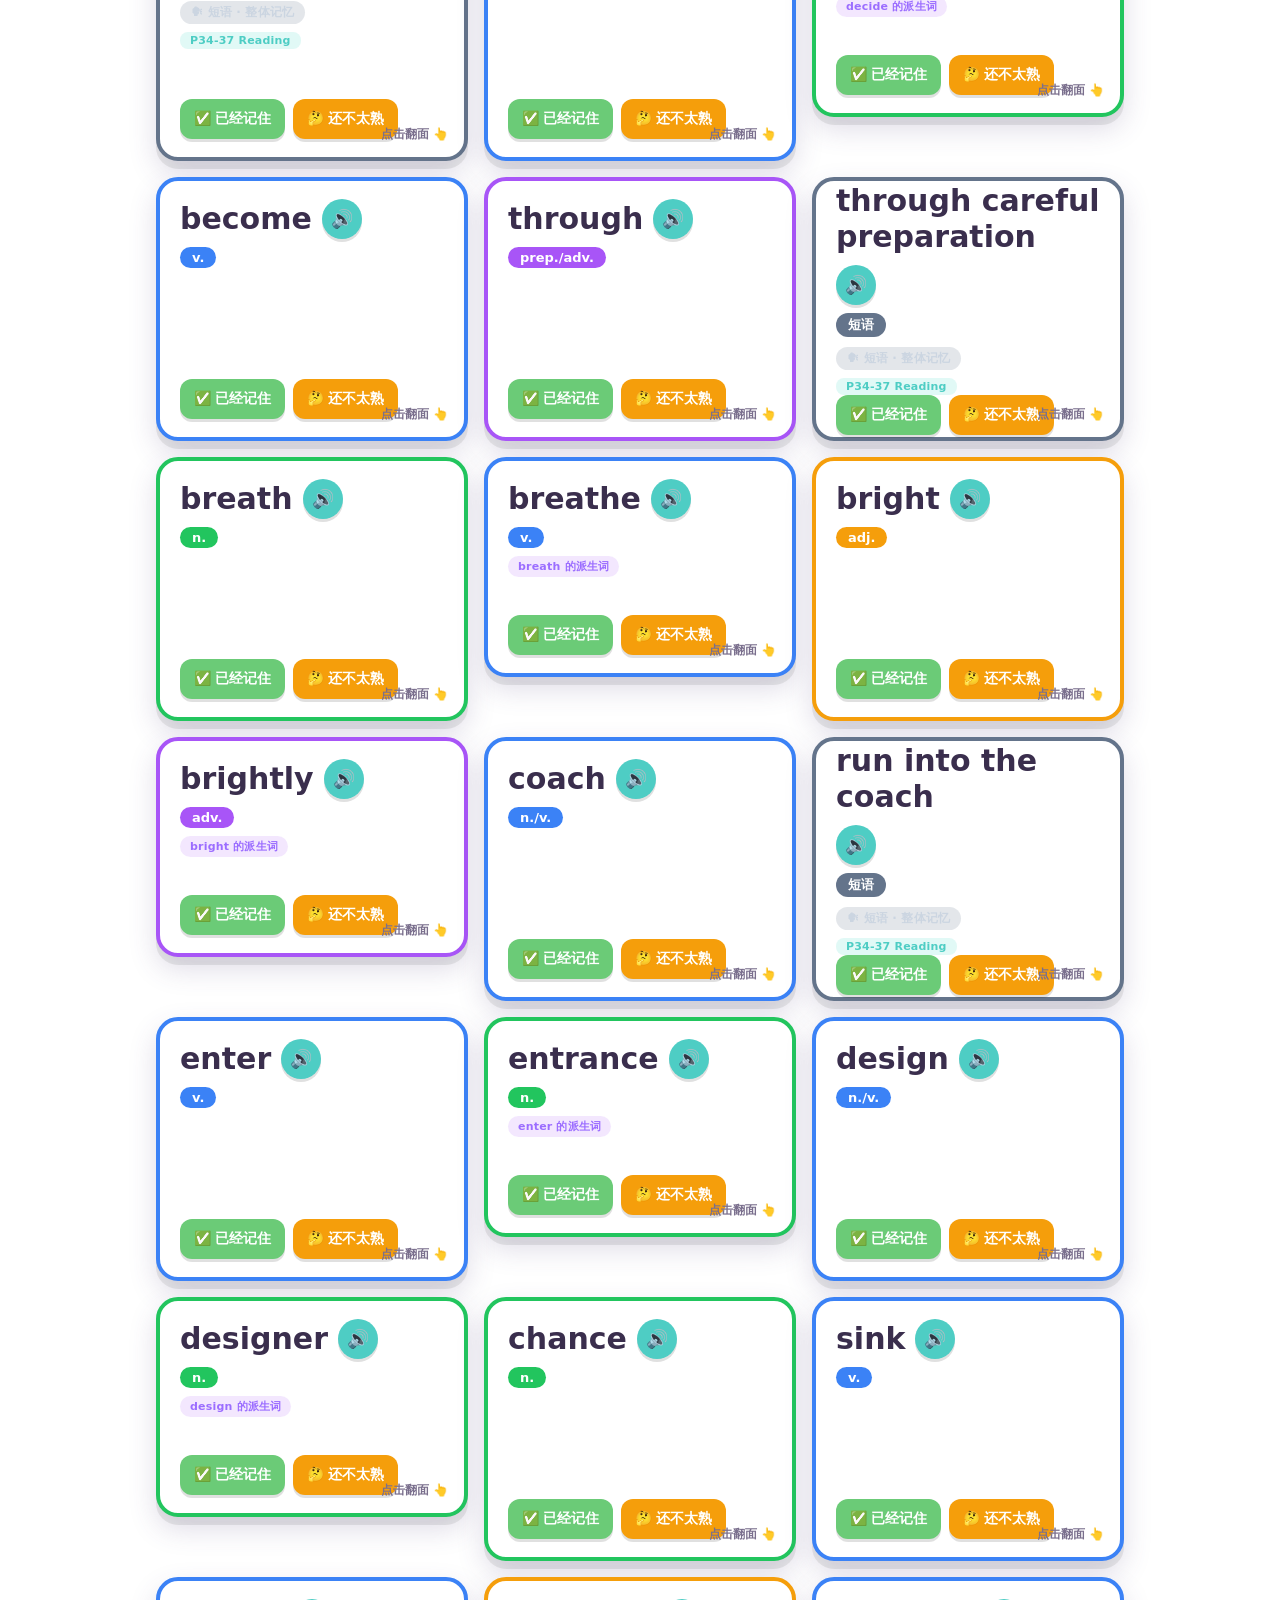
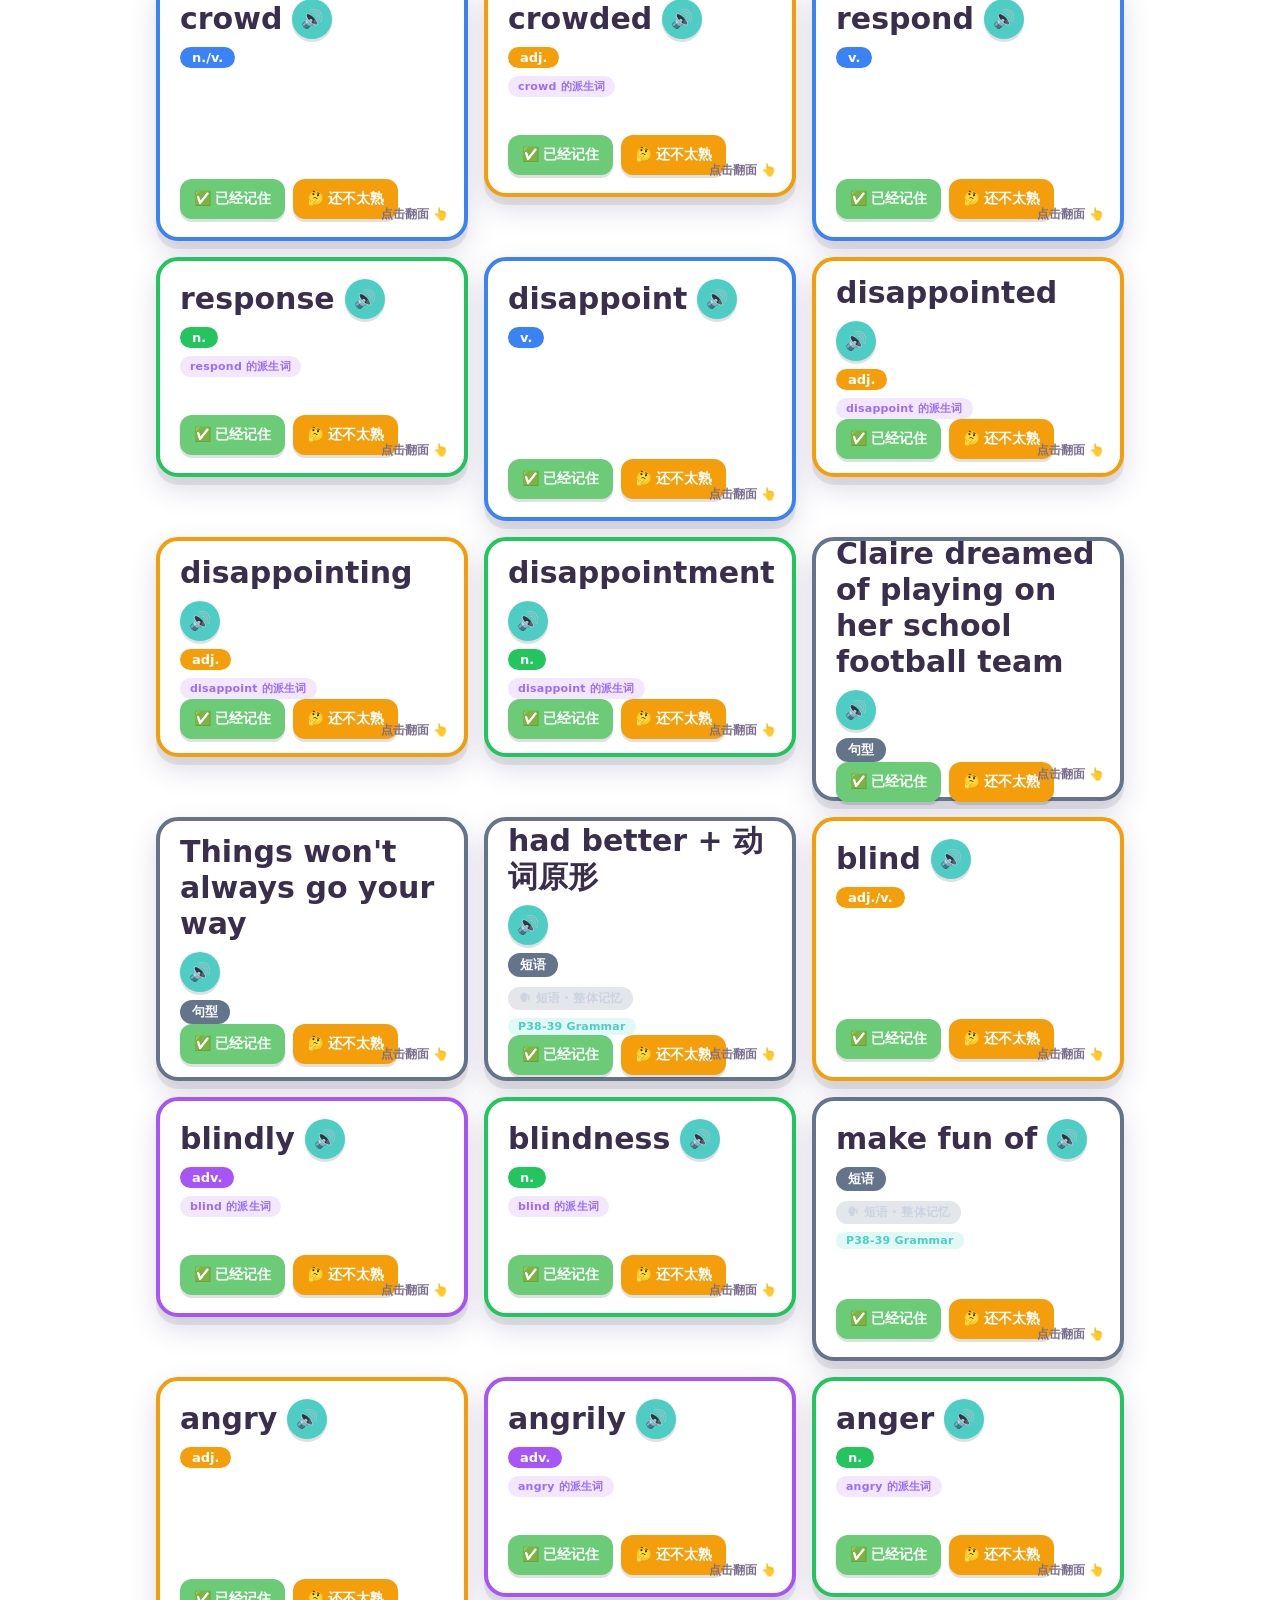
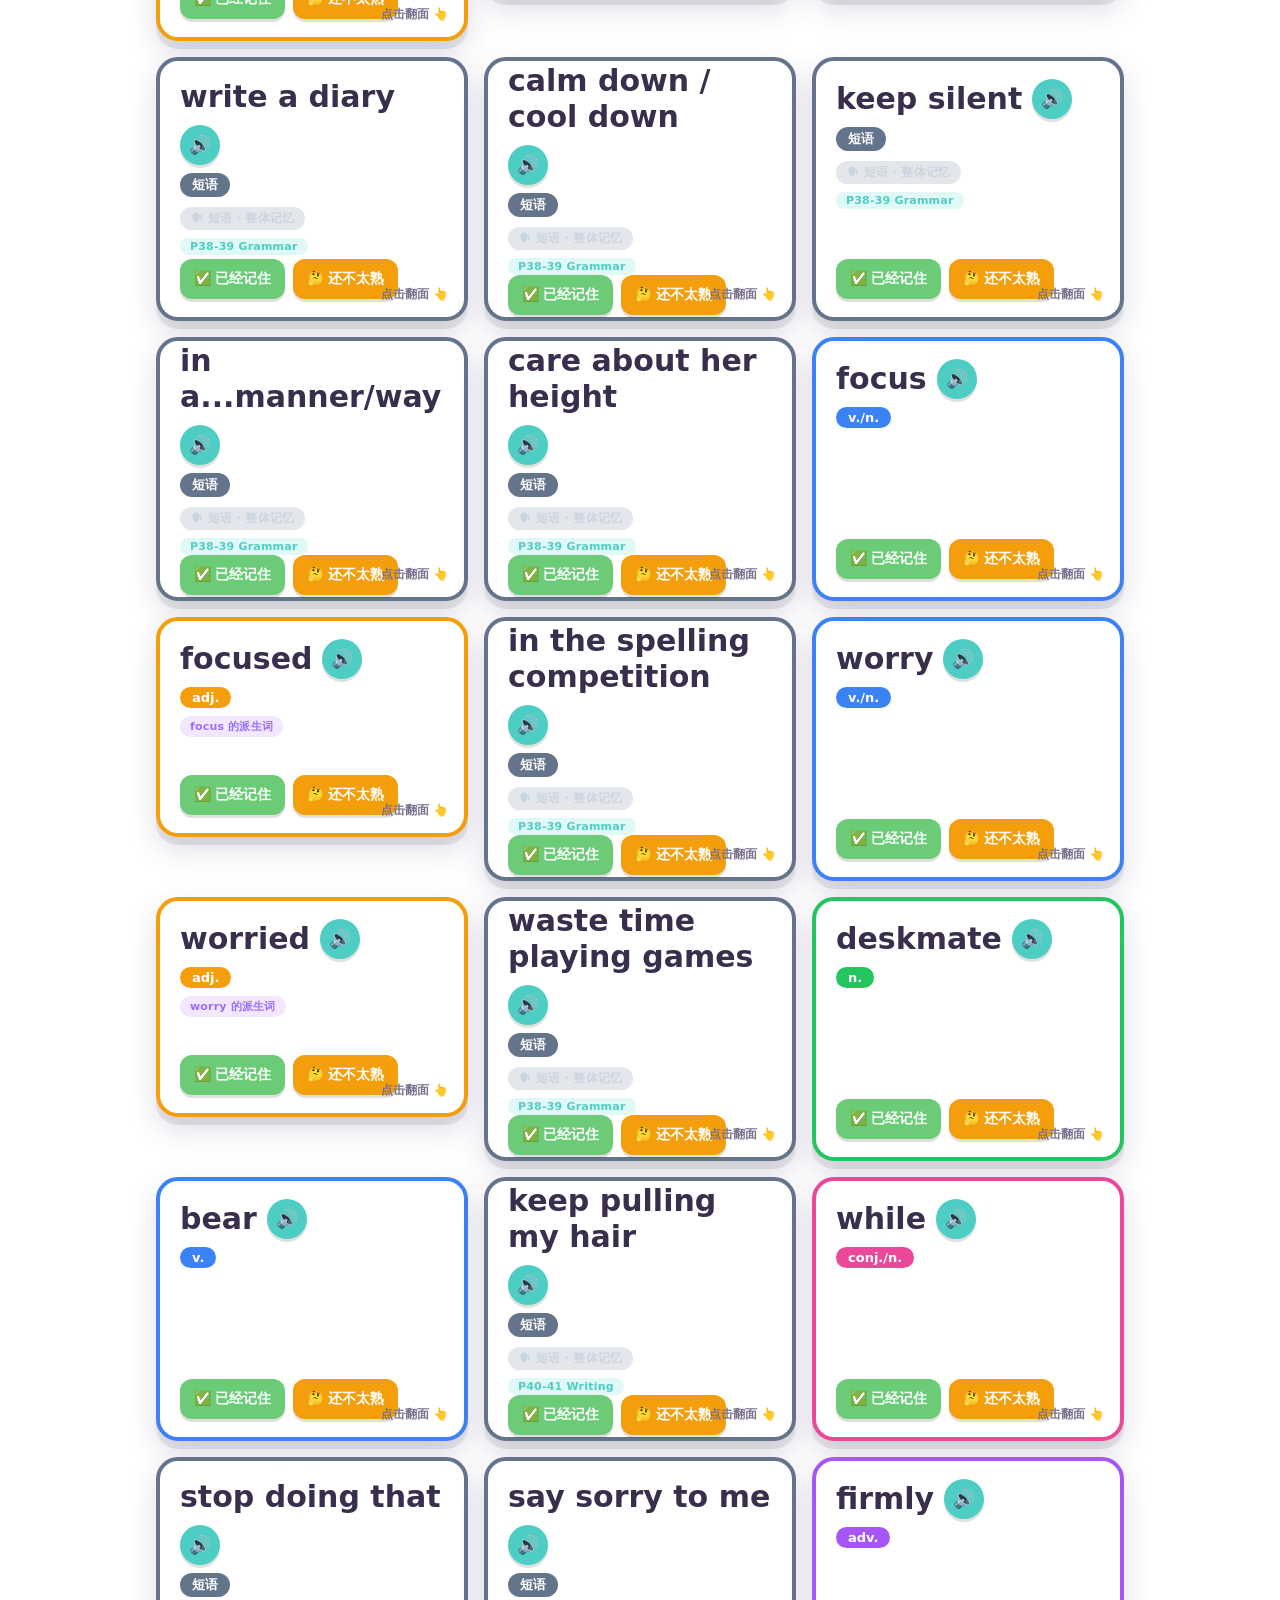
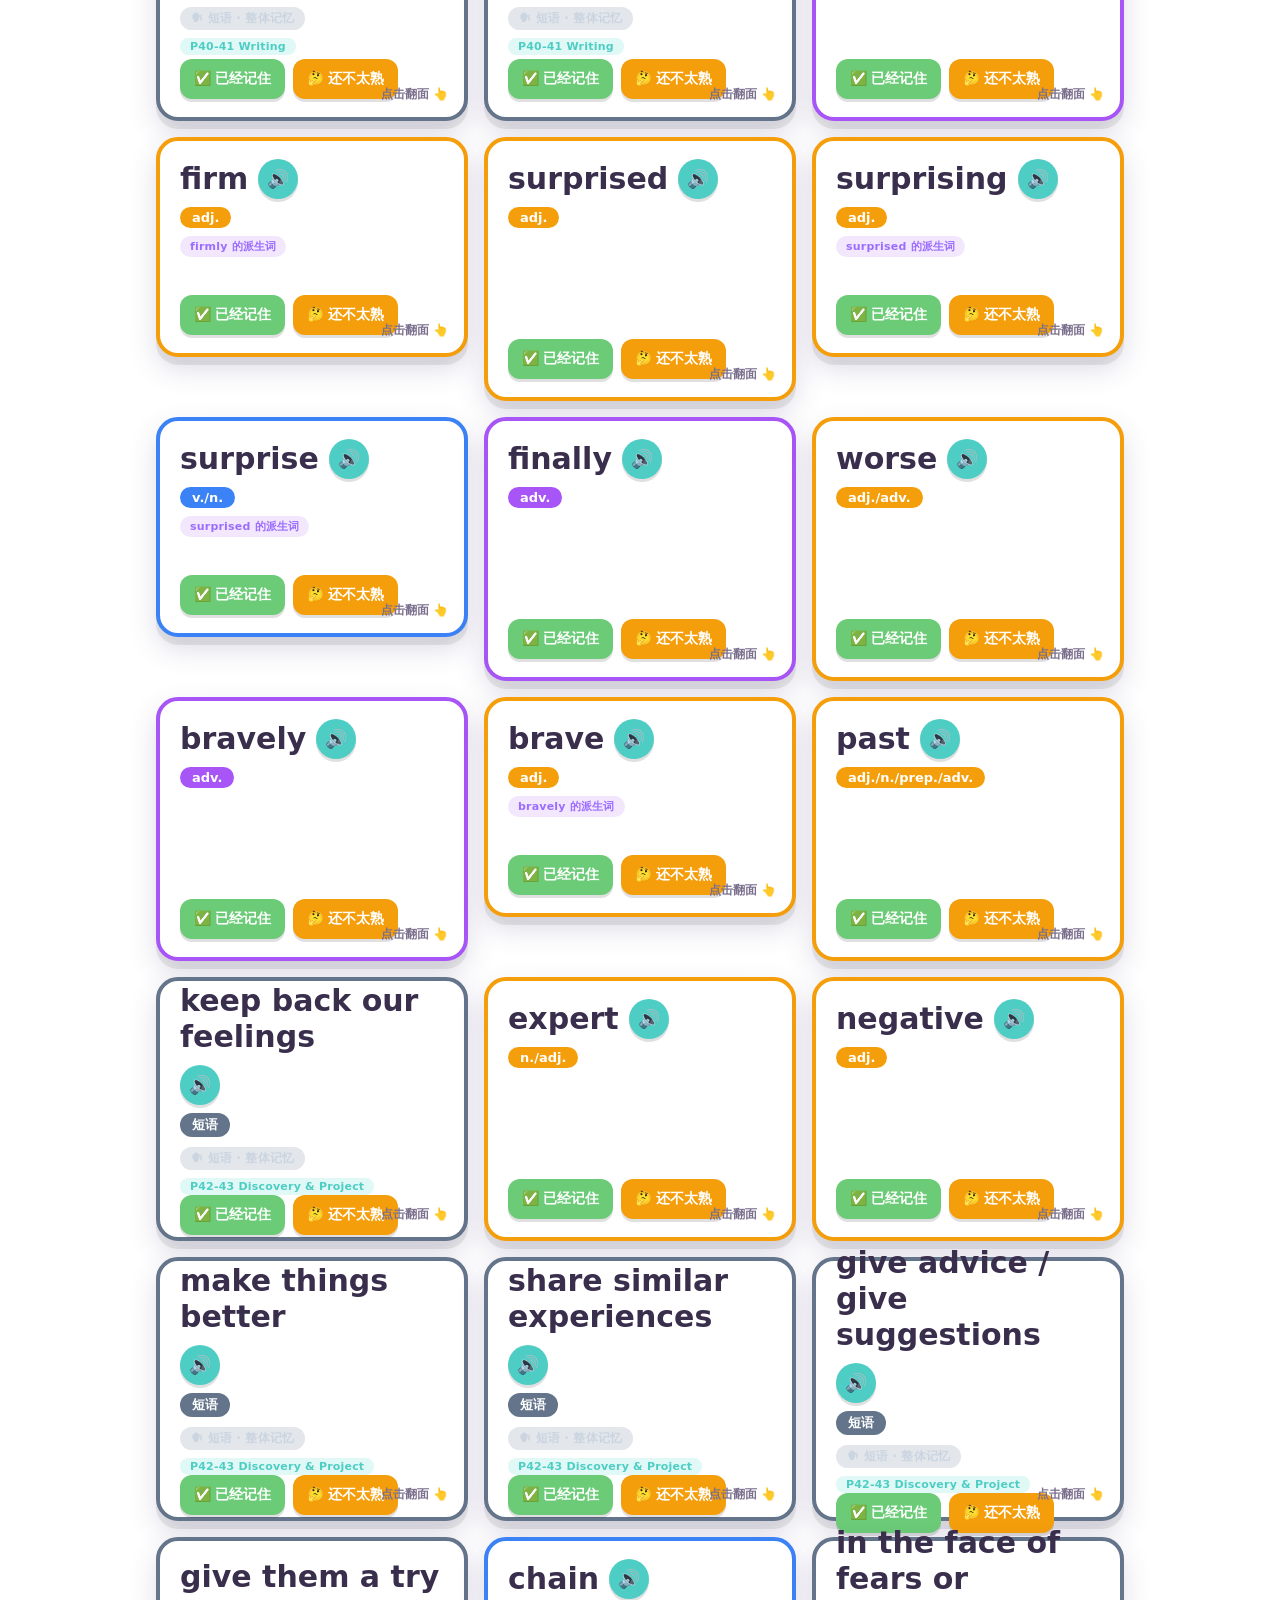
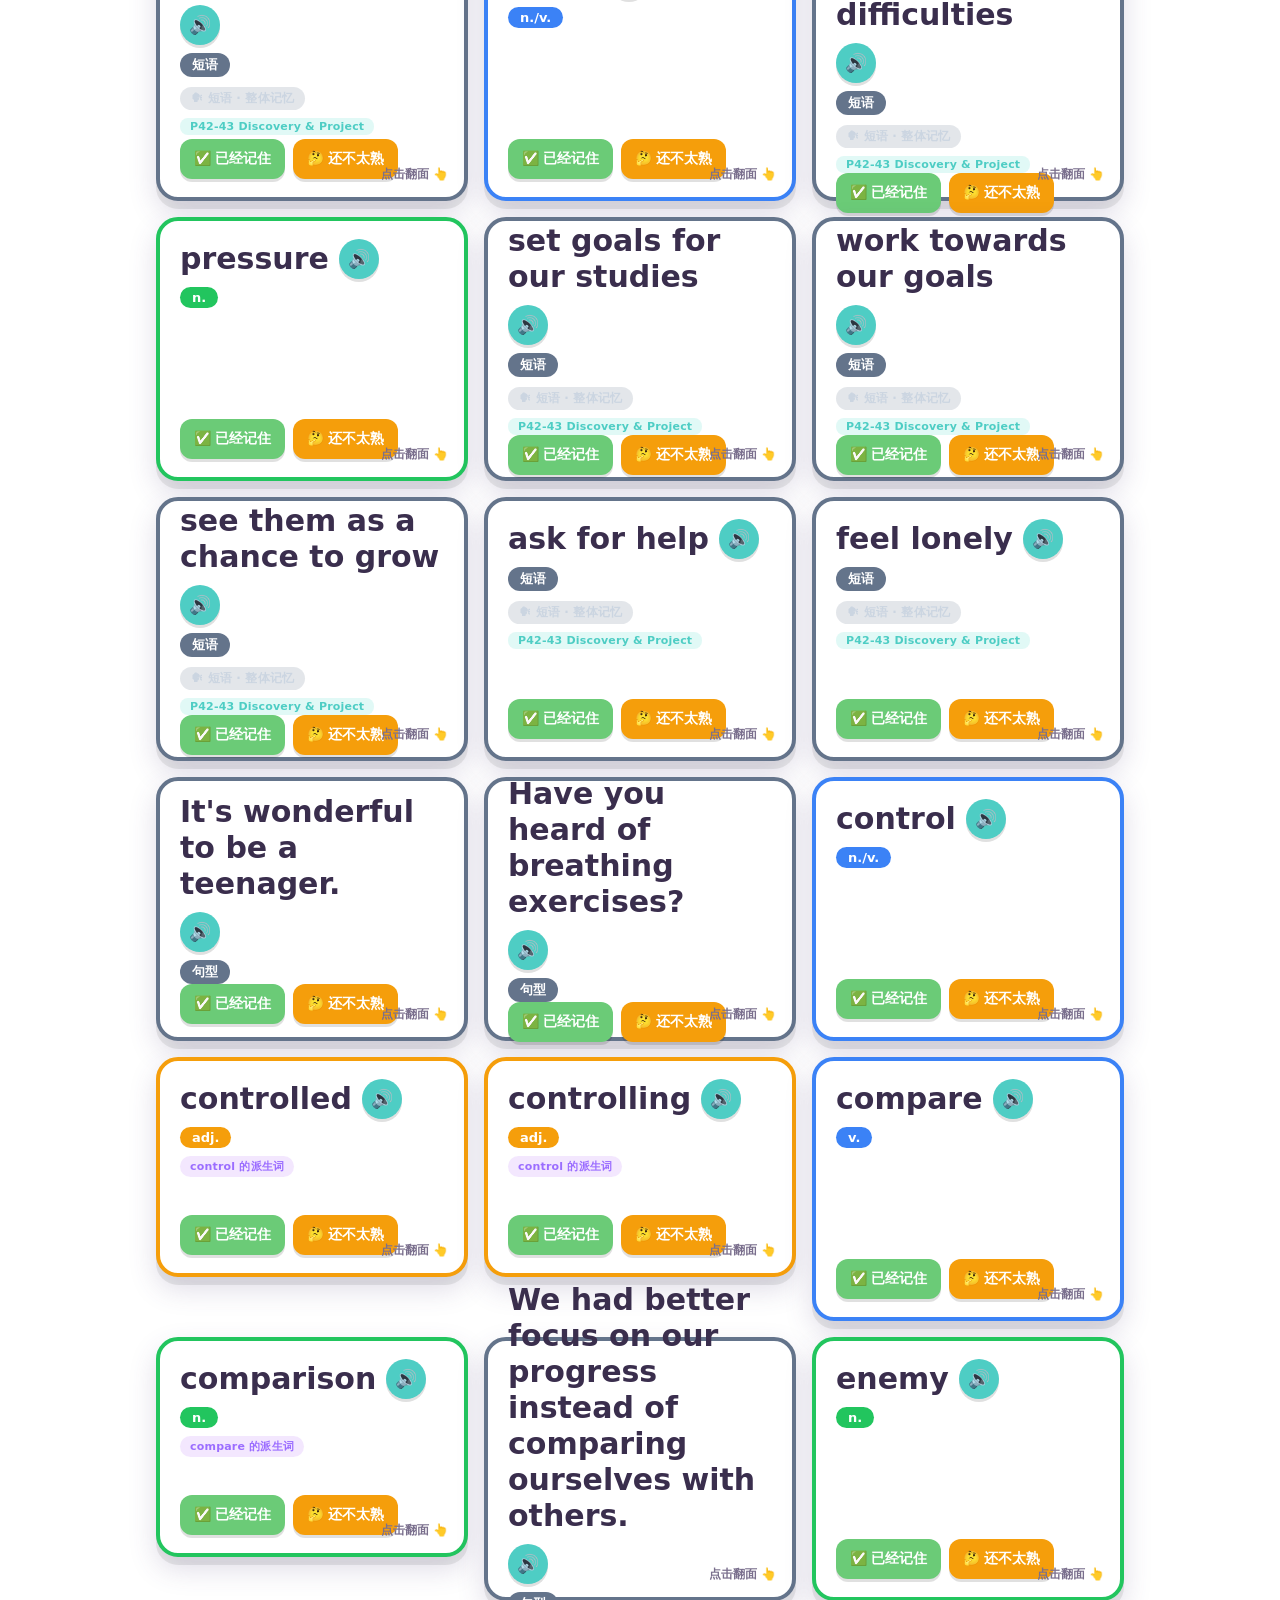
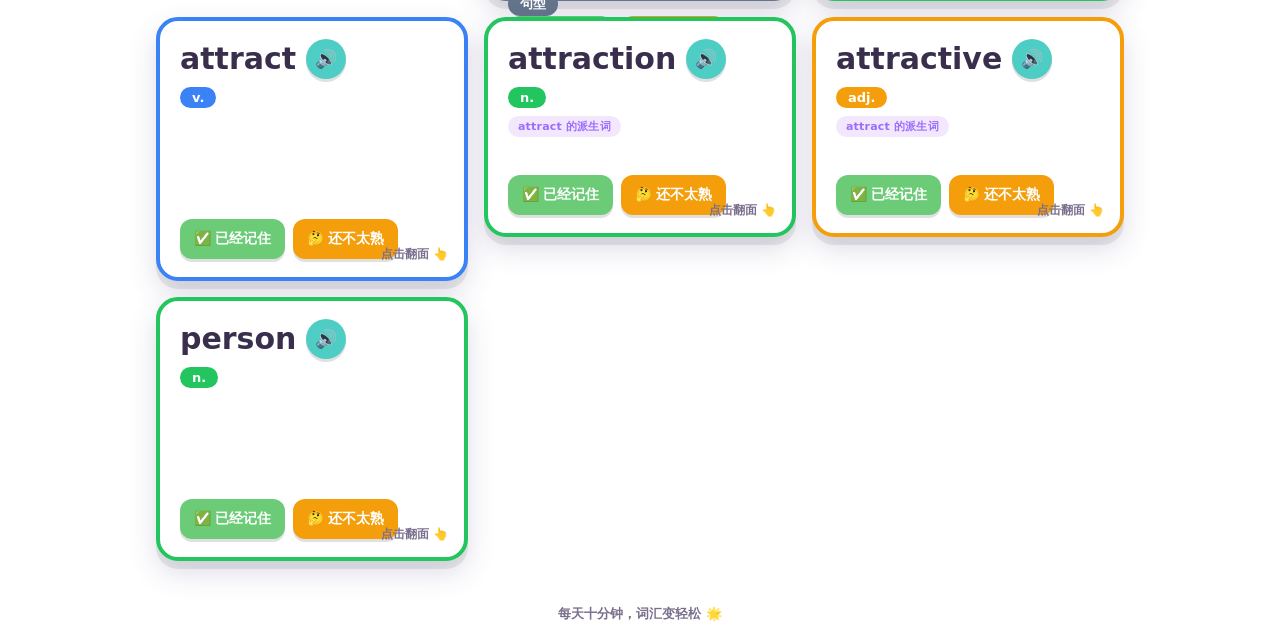
<file: u2.html>
<!DOCTYPE html>
<html lang="zh-CN">
<head>
  <meta charset="UTF-8">
  <meta name="viewport" content="width=device-width, initial-scale=1.0, maximum-scale=1.0, user-scalable=no">
  <title>词汇冒险岛 · 7A U2 词汇练习</title>
  <link rel="stylesheet" href="styles.css?v=20260929b">
  <link rel="preconnect" href="https://fonts.googleapis.com">
  <link rel="preconnect" href="https://static.cloudbase.net" crossorigin>
</head>
<body>
  <!-- 顶部栏 -->
  <header class="topbar">
    <div class="brand">
      <span class="brand-emoji">🏝️</span>
      <div class="brand-text">
        <h1 id="unitTitle">词汇冒险岛</h1>
        <p id="unitSubtitle">7A Unit 2 · 词汇练习</p>
      </div>
    </div>
    <div class="topbar-right">
      <div class="progress-chip" id="progressChip">
        <span class="star">⭐</span>
        <span id="masteryText">已掌握 0 / 115</span>
      </div>
      <a class="home-btn" href="index.html" title="返回主站">🏠</a>
      <button class="voice-pick-btn" id="voicePickBtn" title="选择朗读音色">🎤</button>
    </div>
  </header>

  <!-- 单元切换 -->
  <nav class="unitnav">
    <a class="unit-btn" href="u1.html">📘 U1 · Trying new things</a>
    <a class="unit-btn active" href="u2.html">💪 U2 · Strong mind</a>
    <a class="unit-btn" href="u3.html">☀️ 暑假List 1</a>
    <a class="unit-btn" href="u4.html">💼 U3 · Jobs</a>
    <a class="unit-btn" href="u5.html">🏠 U4 · Smart home</a>
    <a class="unit-btn" href="u6.html">🎬 U5 · Films</a>
    <a class="unit-btn" href="u7.html">⛰️ U6 · Mountains</a>
    <a class="unit-btn" href="grammar.html">🧭 语法冒险岛</a>
    <a class="unit-btn" href="exam.html">🎯 考纲岛</a>
    <a class="unit-btn" href="backup.html">💾 进度备份</a>
  </nav>

  <!-- 云端同步条（未配置时自动隐藏） -->
  <div id="cloudBar" class="cloudbar" style="display:none"></div>

  <!-- 模式选择导航 -->
  <nav class="modenav" id="modeNav">
    <button class="mode-btn active" data-mode="cards">🃏<span>闪卡</span></button>
    <button class="mode-btn" data-mode="match">🔗<span>中英匹配</span></button>
    <button class="mode-btn" data-mode="forms">🔤<span>词性转换</span></button>
    <button class="mode-btn" data-mode="cloze">✏️<span>选词填空</span></button>
    <button class="mode-btn" data-mode="spell">⌨️<span>拼写练习</span></button>
    <button class="mode-btn" data-mode="sentence">💡<span>造句练习</span></button>
    <button class="mode-btn" data-mode="dictate">✍️<span>听写</span></button>
    <button class="mode-btn" data-mode="saved">⭐<span>收藏</span></button>
    <button class="mode-btn" data-mode="wrong">📒<span>错题本</span></button>
  </nav>

  <!-- 主内容区 -->
  <main id="main" class="main"></main>

  <!-- 底部激励条 -->
  <footer class="footer">
    <span id="footerTip">每天十分钟，词汇变轻松 🌟</span>
  </footer>

  <!-- 反馈气泡 -->
  <div id="toast" class="toast"></div>

  <!-- CloudBase JS SDK（固定 2.31.0，避免 latest 跳版本） -->
  <script src="https://static.cloudbase.net/cloudbase-js-sdk/2.31.0/cloudbase.full.js"></script>
  <script src="voice.js"></script>
  <script src="config.js"></script>
  <script src="cloud.js"></script>
  <script src="data2.js"></script>
  <script src="verbs.js"></script>
  <script src="forms-bank.js?v=20260926a"></script>
  <script src="forms-pdf-bank.js"></script>
  <script src="app.js?v=20260927b"></script>
</body>
</html>
</file>
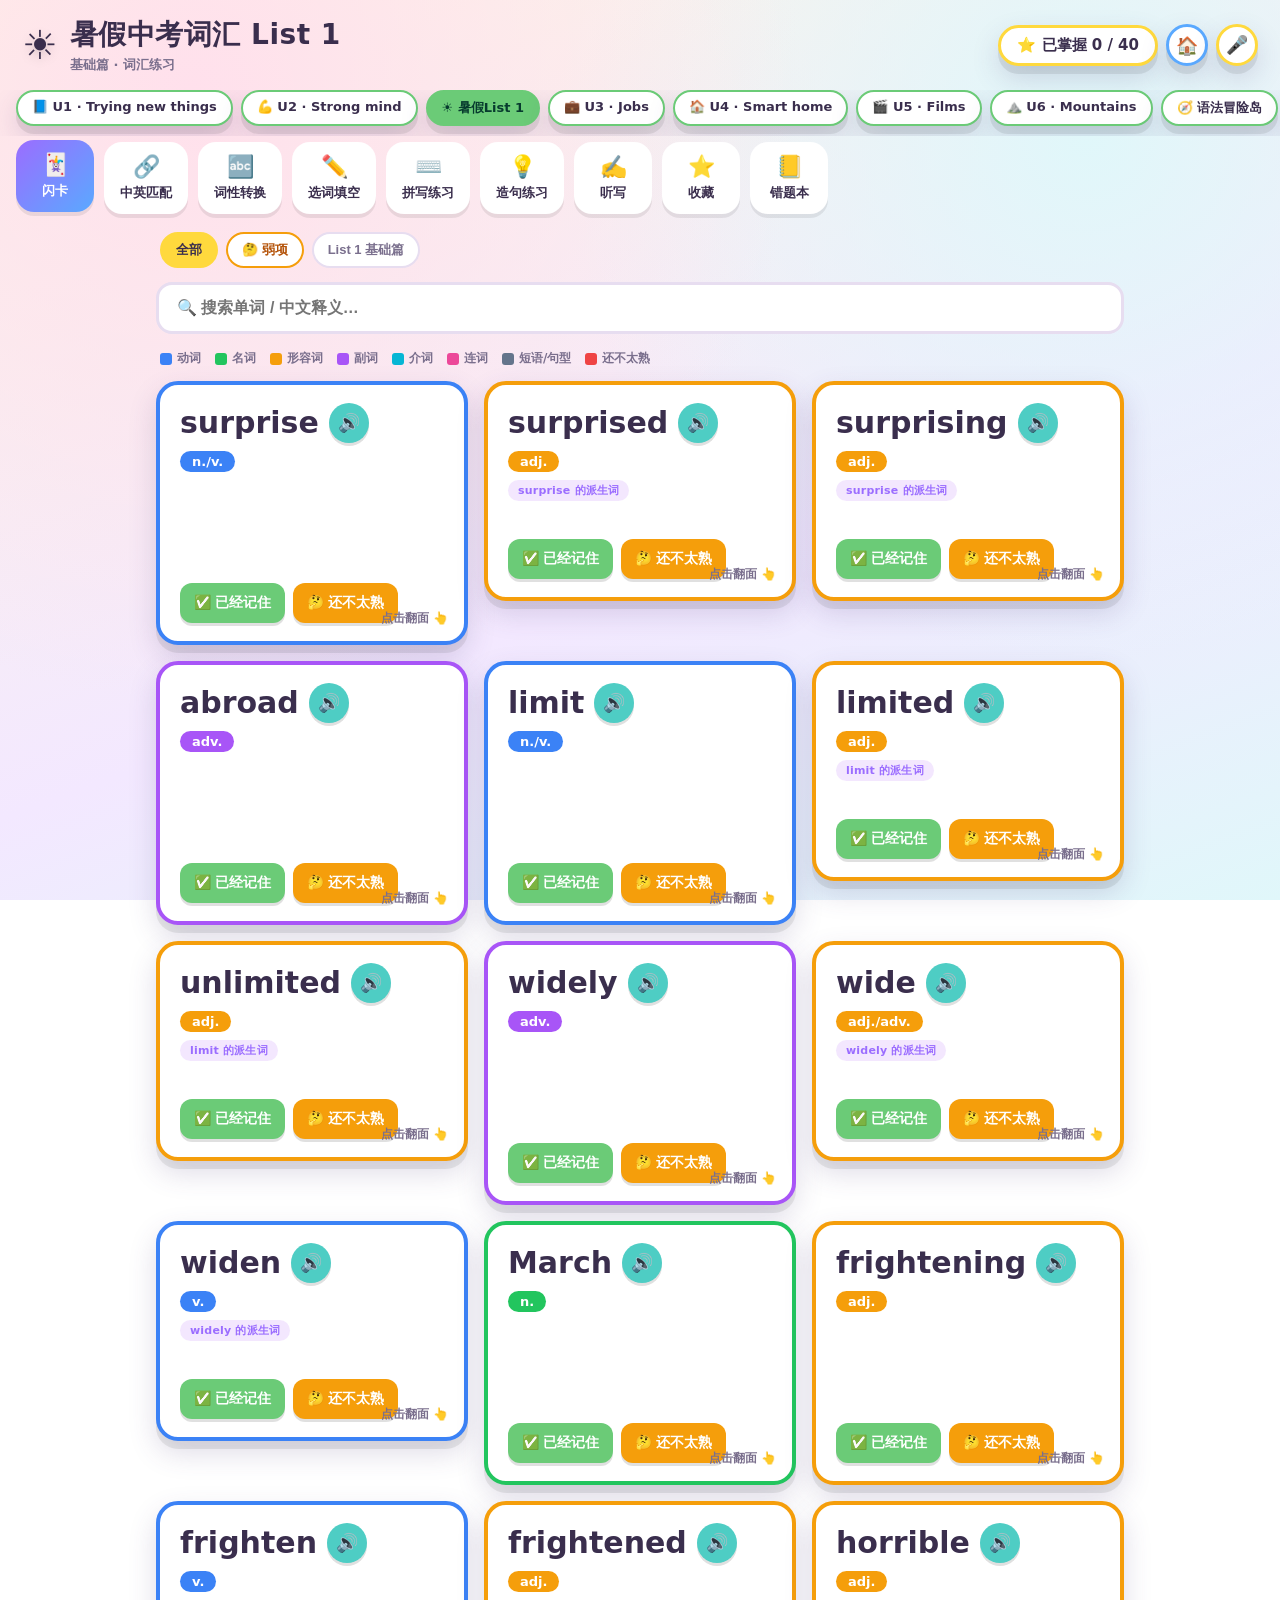
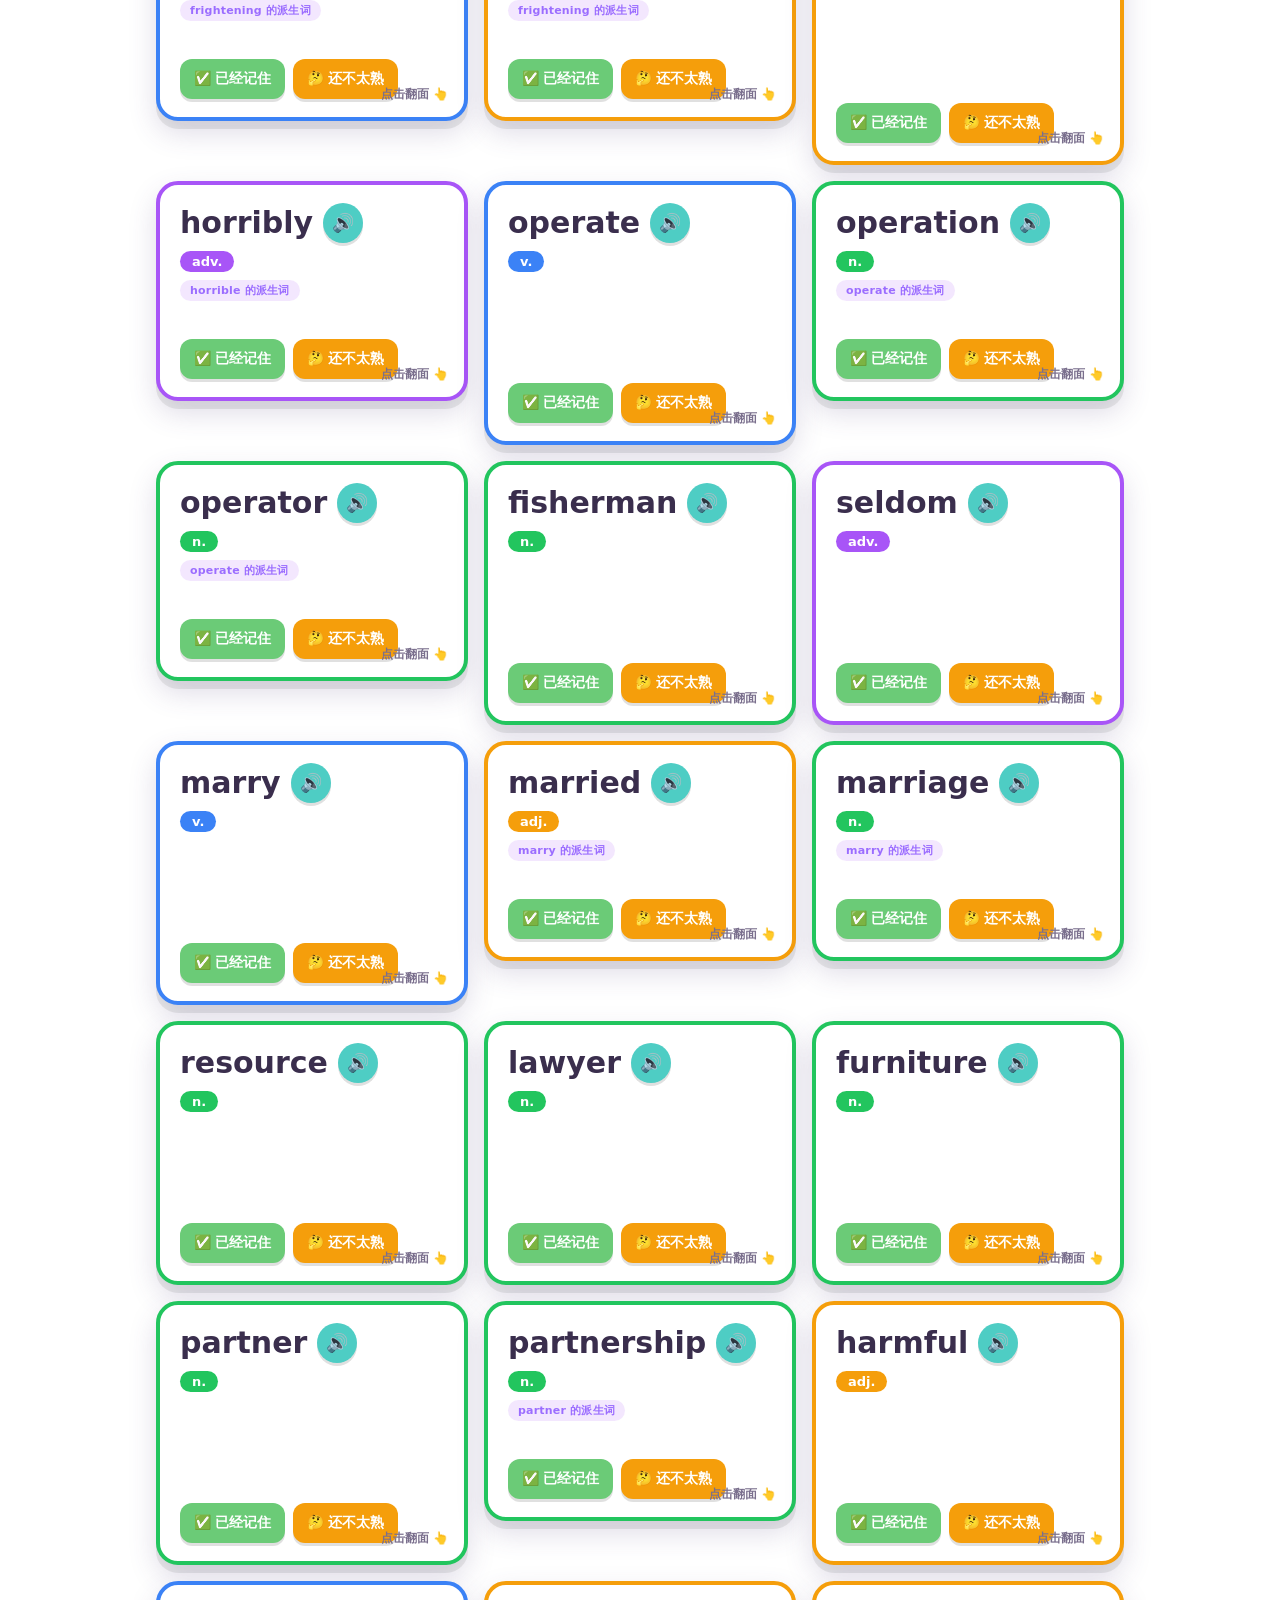
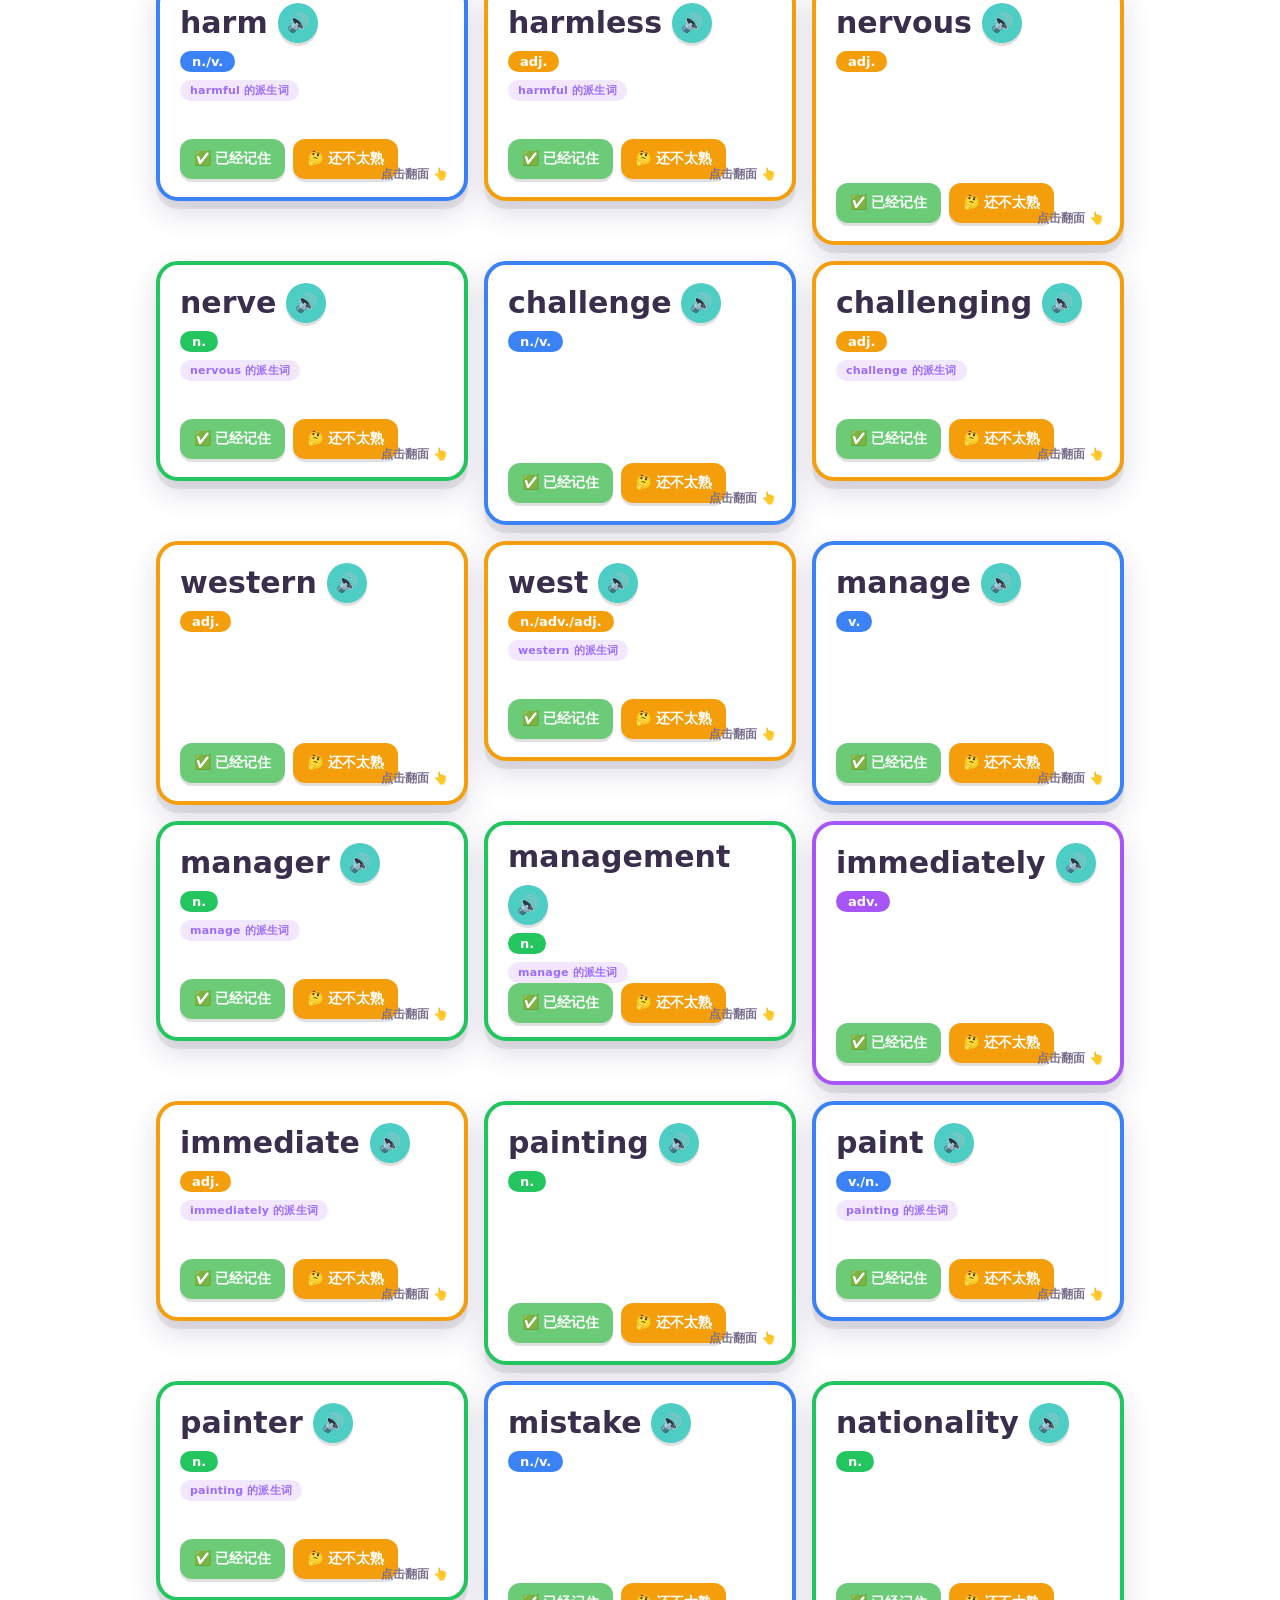
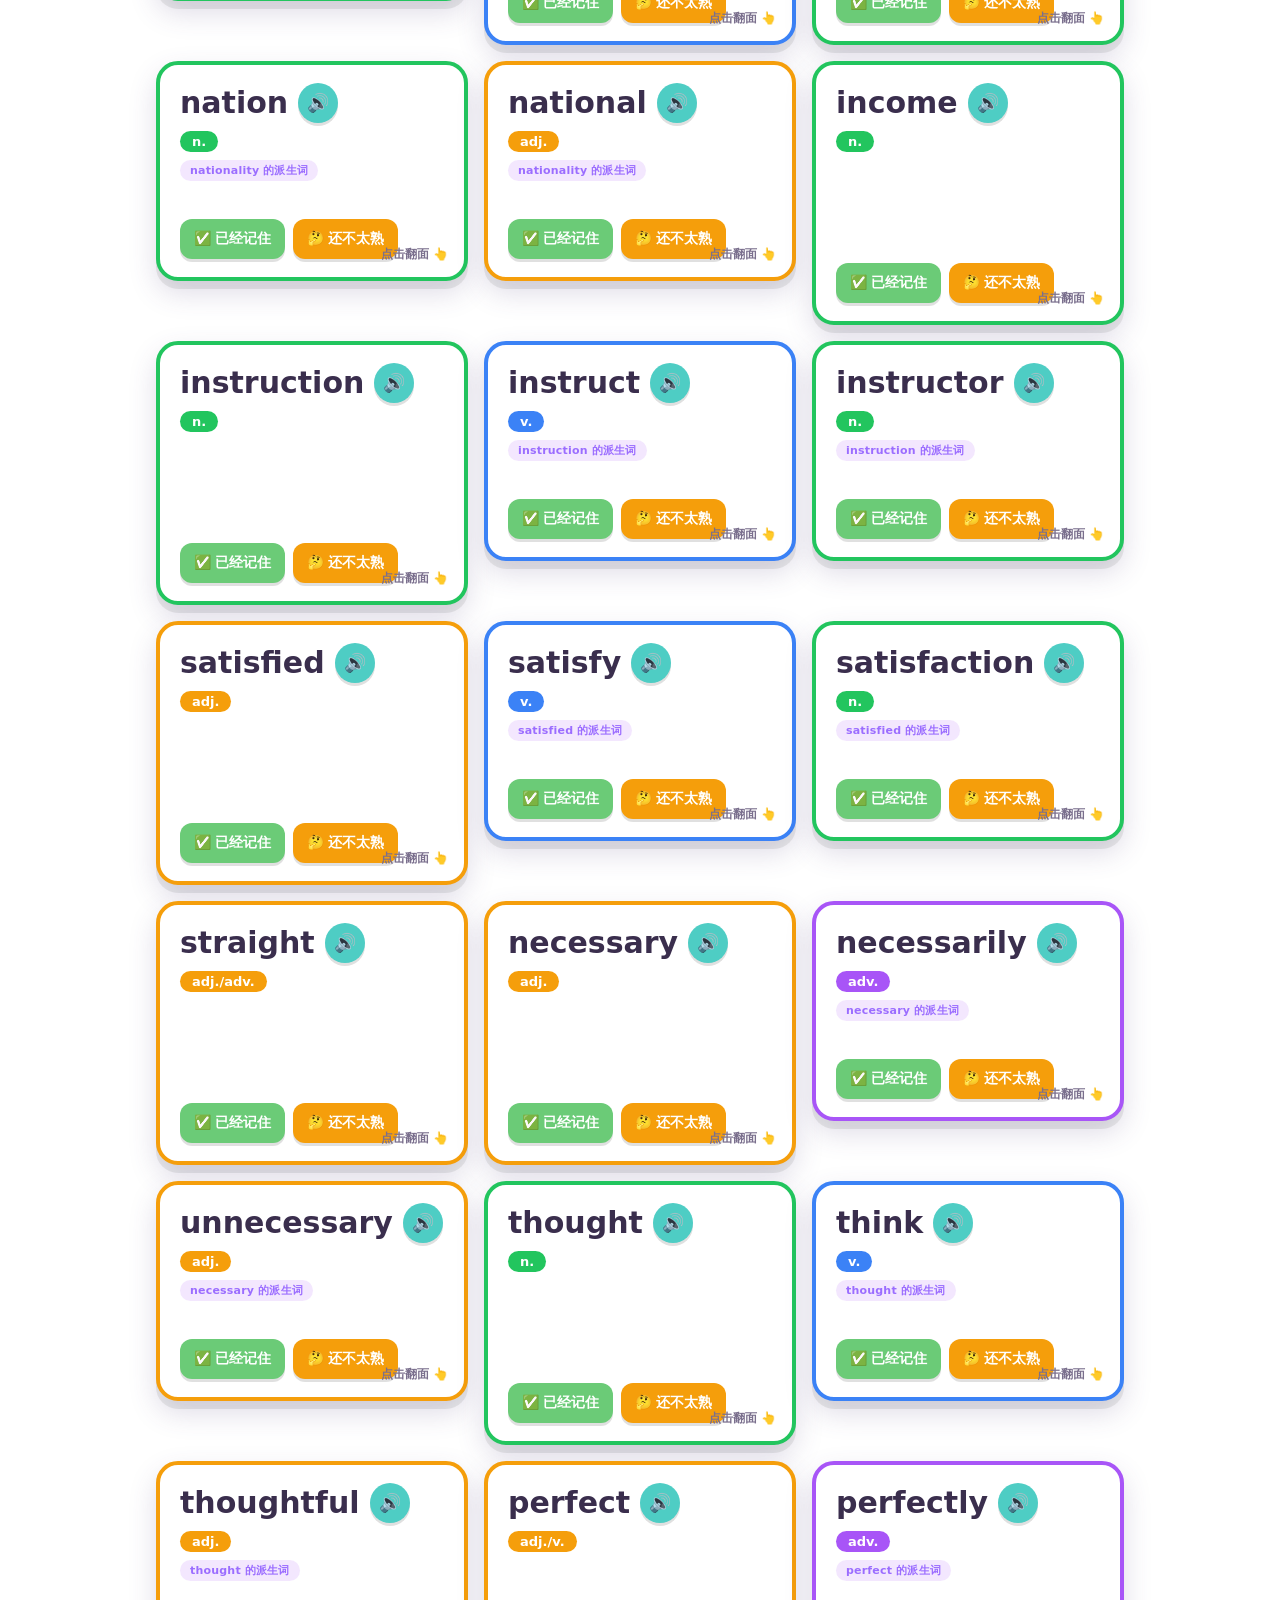
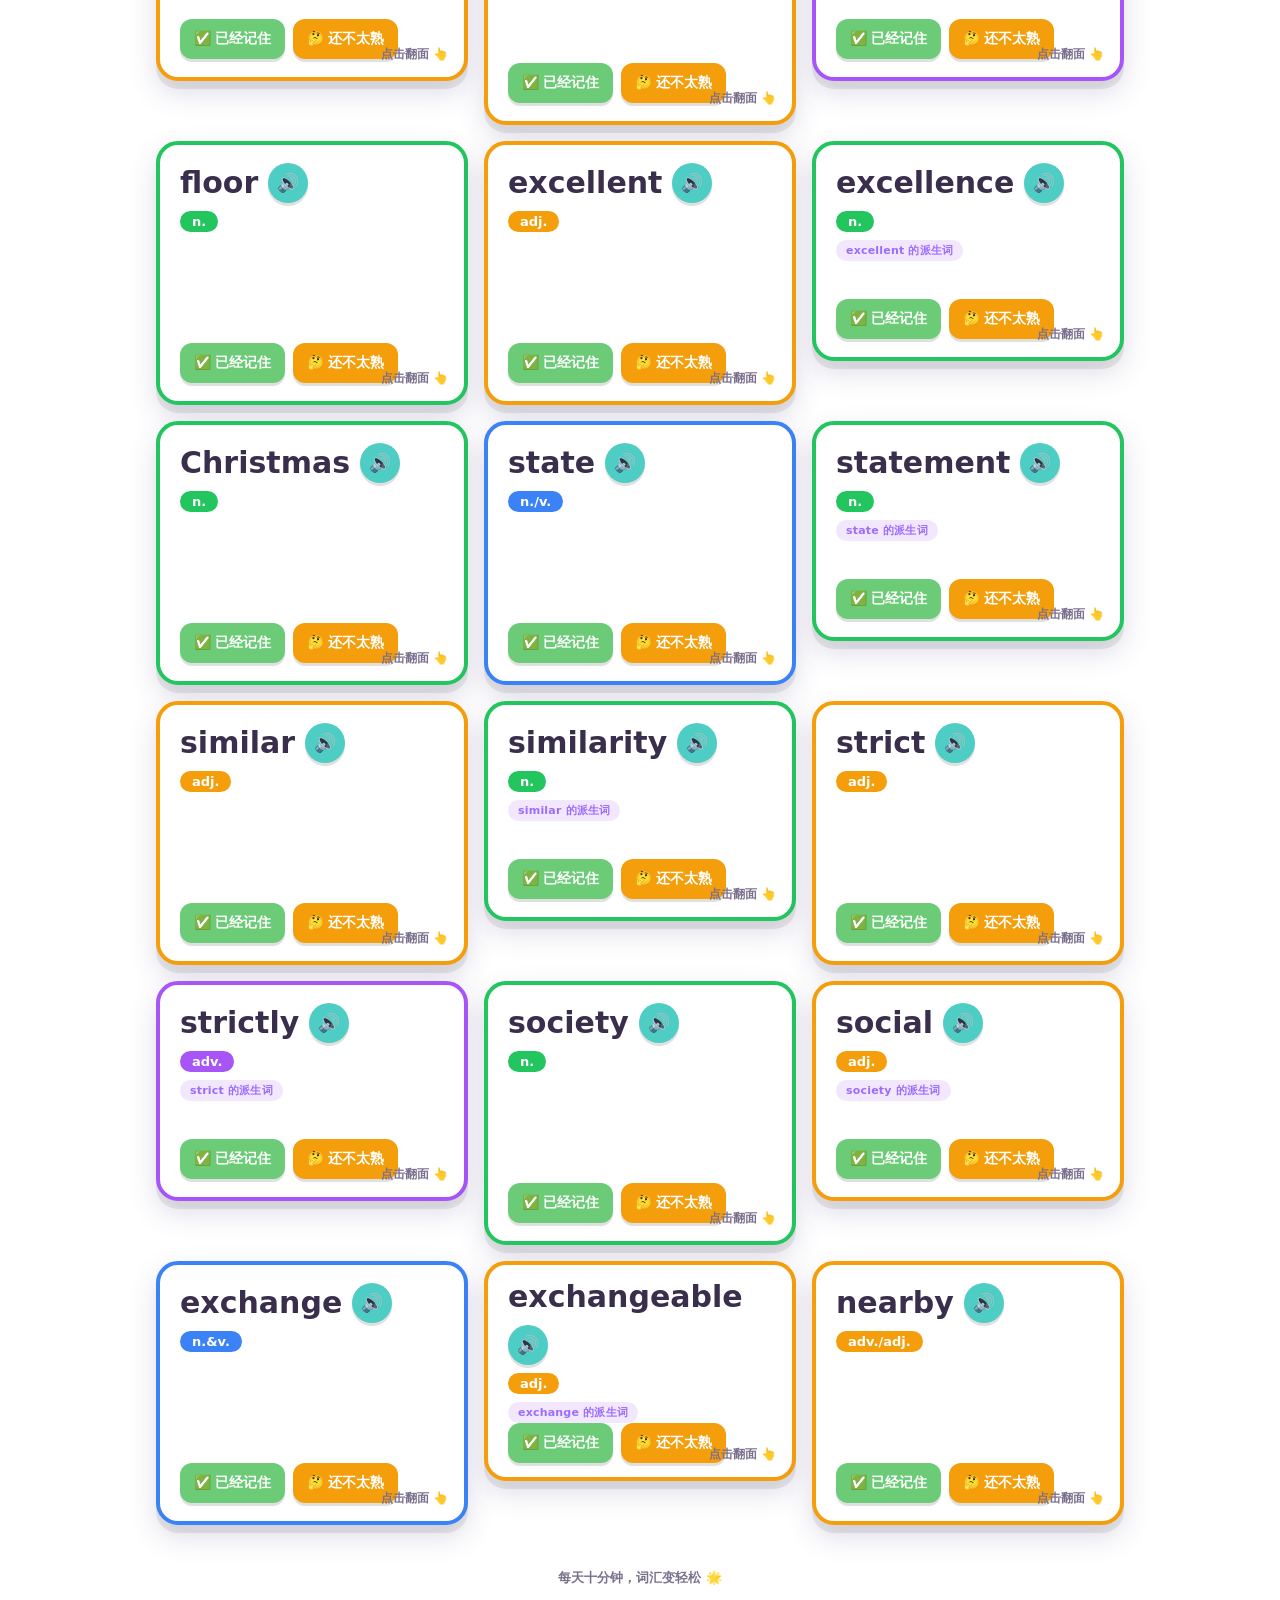
<file: u3.html>
<!DOCTYPE html>
<html lang="zh-CN">
<head>
  <meta charset="UTF-8">
  <meta name="viewport" content="width=device-width, initial-scale=1.0, maximum-scale=1.0, user-scalable=no">
  <title>词汇冒险岛 · 暑假中考词汇 List 1</title>
  <link rel="stylesheet" href="styles.css?v=20260929b">
  <link rel="preconnect" href="https://fonts.googleapis.com">
  <link rel="preconnect" href="https://static.cloudbase.net" crossorigin>
</head>
<body>
  <!-- 顶部栏 -->
  <header class="topbar">
    <div class="brand">
      <span class="brand-emoji">☀️</span>
      <div class="brand-text">
        <h1 id="unitTitle">词汇冒险岛</h1>
        <p id="unitSubtitle">暑假中考词汇 · 基础篇 List 1</p>
      </div>
    </div>
    <div class="topbar-right">
      <div class="progress-chip" id="progressChip">
        <span class="star">⭐</span>
        <span id="masteryText">已掌握 0 / 40</span>
      </div>
      <a class="home-btn" href="index.html" title="返回主站">🏠</a>
      <button class="voice-pick-btn" id="voicePickBtn" title="选择朗读音色">🎤</button>
    </div>
  </header>

  <!-- 单元切换 -->
  <nav class="unitnav">
    <a class="unit-btn" href="u1.html">📘 U1 · Trying new things</a>
    <a class="unit-btn" href="u2.html">💪 U2 · Strong mind</a>
    <a class="unit-btn active" href="u3.html">☀️ 暑假List 1</a>
    <a class="unit-btn" href="u4.html">💼 U3 · Jobs</a>
    <a class="unit-btn" href="u5.html">🏠 U4 · Smart home</a>
    <a class="unit-btn" href="u6.html">🎬 U5 · Films</a>
    <a class="unit-btn" href="u7.html">⛰️ U6 · Mountains</a>
    <a class="unit-btn" href="grammar.html">🧭 语法冒险岛</a>
    <a class="unit-btn" href="exam.html">🎯 考纲岛</a>
    <a class="unit-btn" href="backup.html">💾 进度备份</a>
  </nav>

  <!-- 云端同步条（未配置时自动隐藏） -->
  <div id="cloudBar" class="cloudbar" style="display:none"></div>

  <!-- 模式选择导航 -->
  <nav class="modenav" id="modeNav">
    <button class="mode-btn active" data-mode="cards">🃏<span>闪卡</span></button>
    <button class="mode-btn" data-mode="match">🔗<span>中英匹配</span></button>
    <button class="mode-btn" data-mode="forms">🔤<span>词性转换</span></button>
    <button class="mode-btn" data-mode="cloze">✏️<span>选词填空</span></button>
    <button class="mode-btn" data-mode="spell">⌨️<span>拼写练习</span></button>
    <button class="mode-btn" data-mode="sentence">💡<span>造句练习</span></button>
    <button class="mode-btn" data-mode="dictate">✍️<span>听写</span></button>
    <button class="mode-btn" data-mode="saved">⭐<span>收藏</span></button>
    <button class="mode-btn" data-mode="wrong">📒<span>错题本</span></button>
  </nav>

  <!-- 主内容区 -->
  <main id="main" class="main"></main>

  <!-- 底部激励条 -->
  <footer class="footer">
    <span id="footerTip">每天十分钟，词汇变轻松 🌟</span>
  </footer>

  <!-- 反馈气泡 -->
  <div id="toast" class="toast"></div>

  <!-- CloudBase JS SDK（固定 2.31.0，避免 latest 跳版本） -->
  <script src="https://static.cloudbase.net/cloudbase-js-sdk/2.31.0/cloudbase.full.js"></script>
  <script src="voice.js"></script>
  <script src="config.js"></script>
  <script src="cloud.js"></script>
  <script src="data3.js"></script>
  <script src="verbs.js"></script>
  <script src="forms-bank.js?v=20260926a"></script>
  <script src="forms-pdf-bank.js"></script>
  <script src="app.js?v=20260927b"></script>
</body>
</html>
</file>
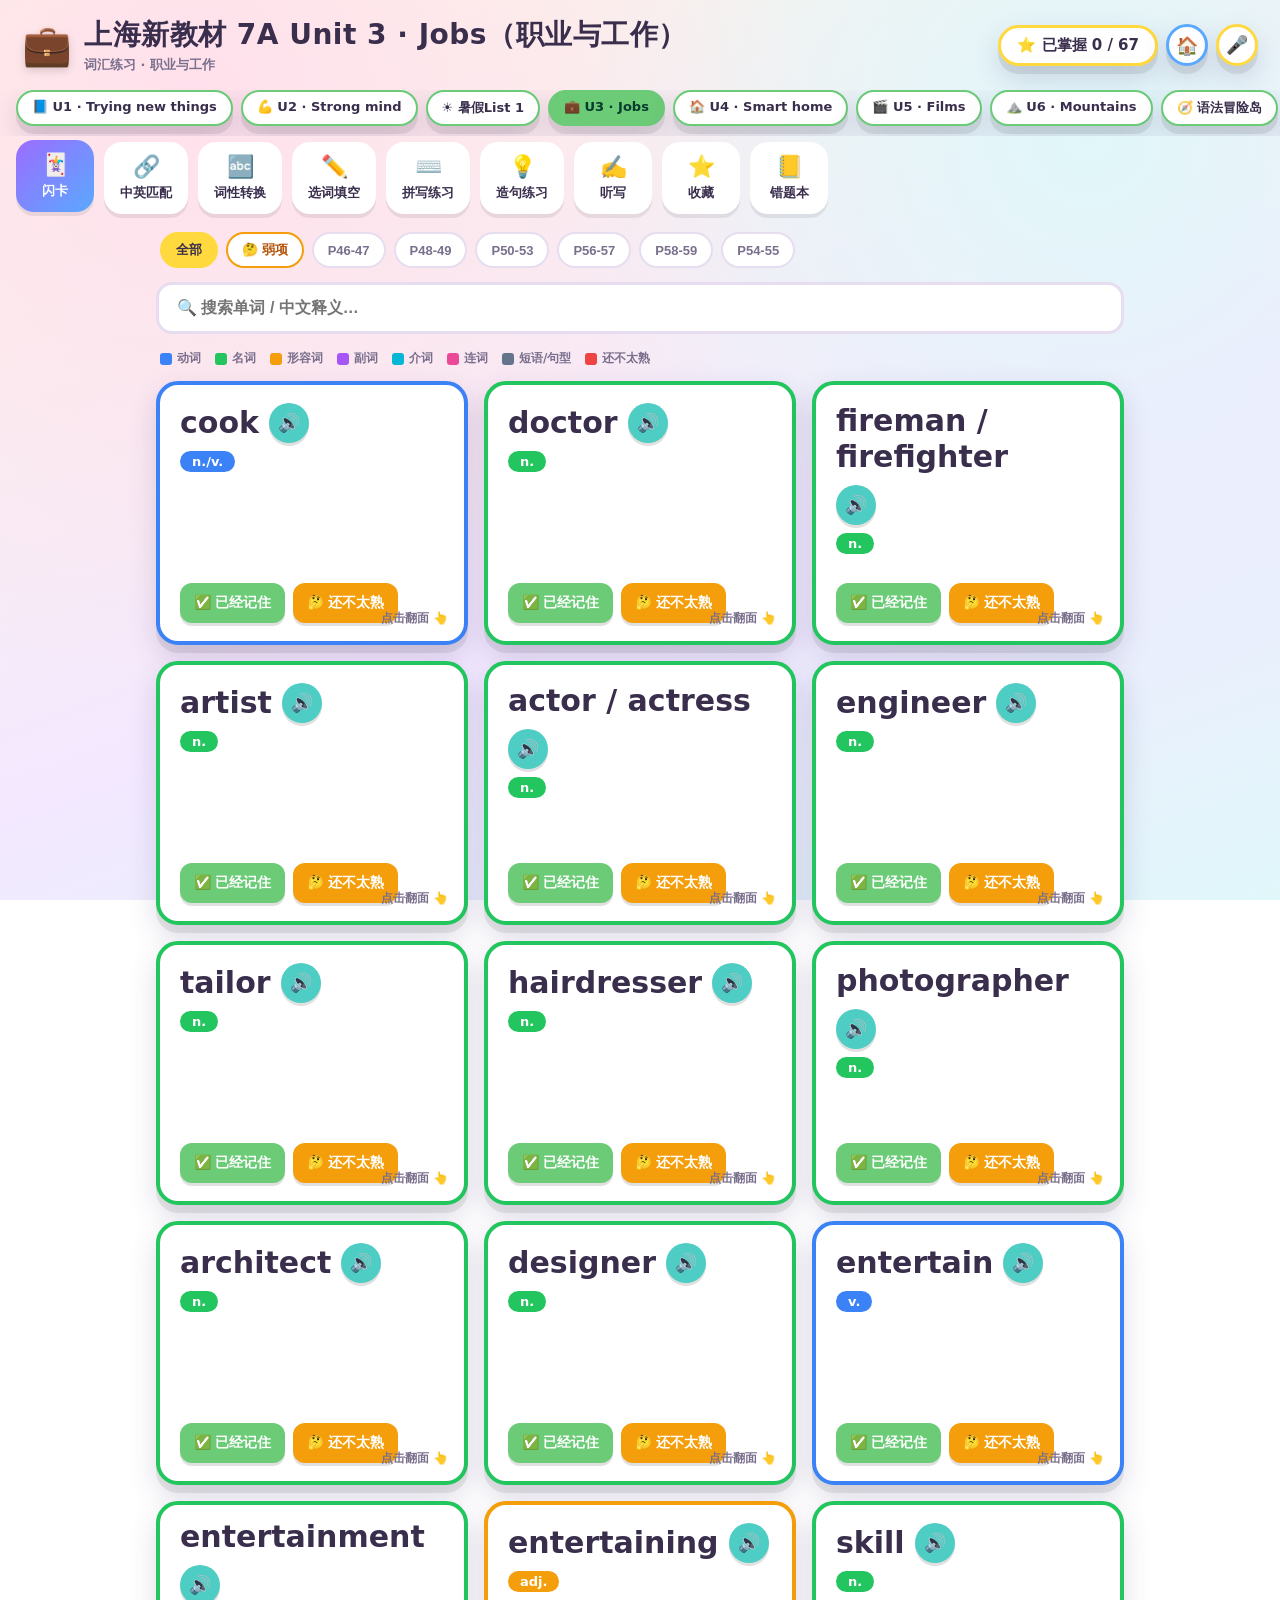
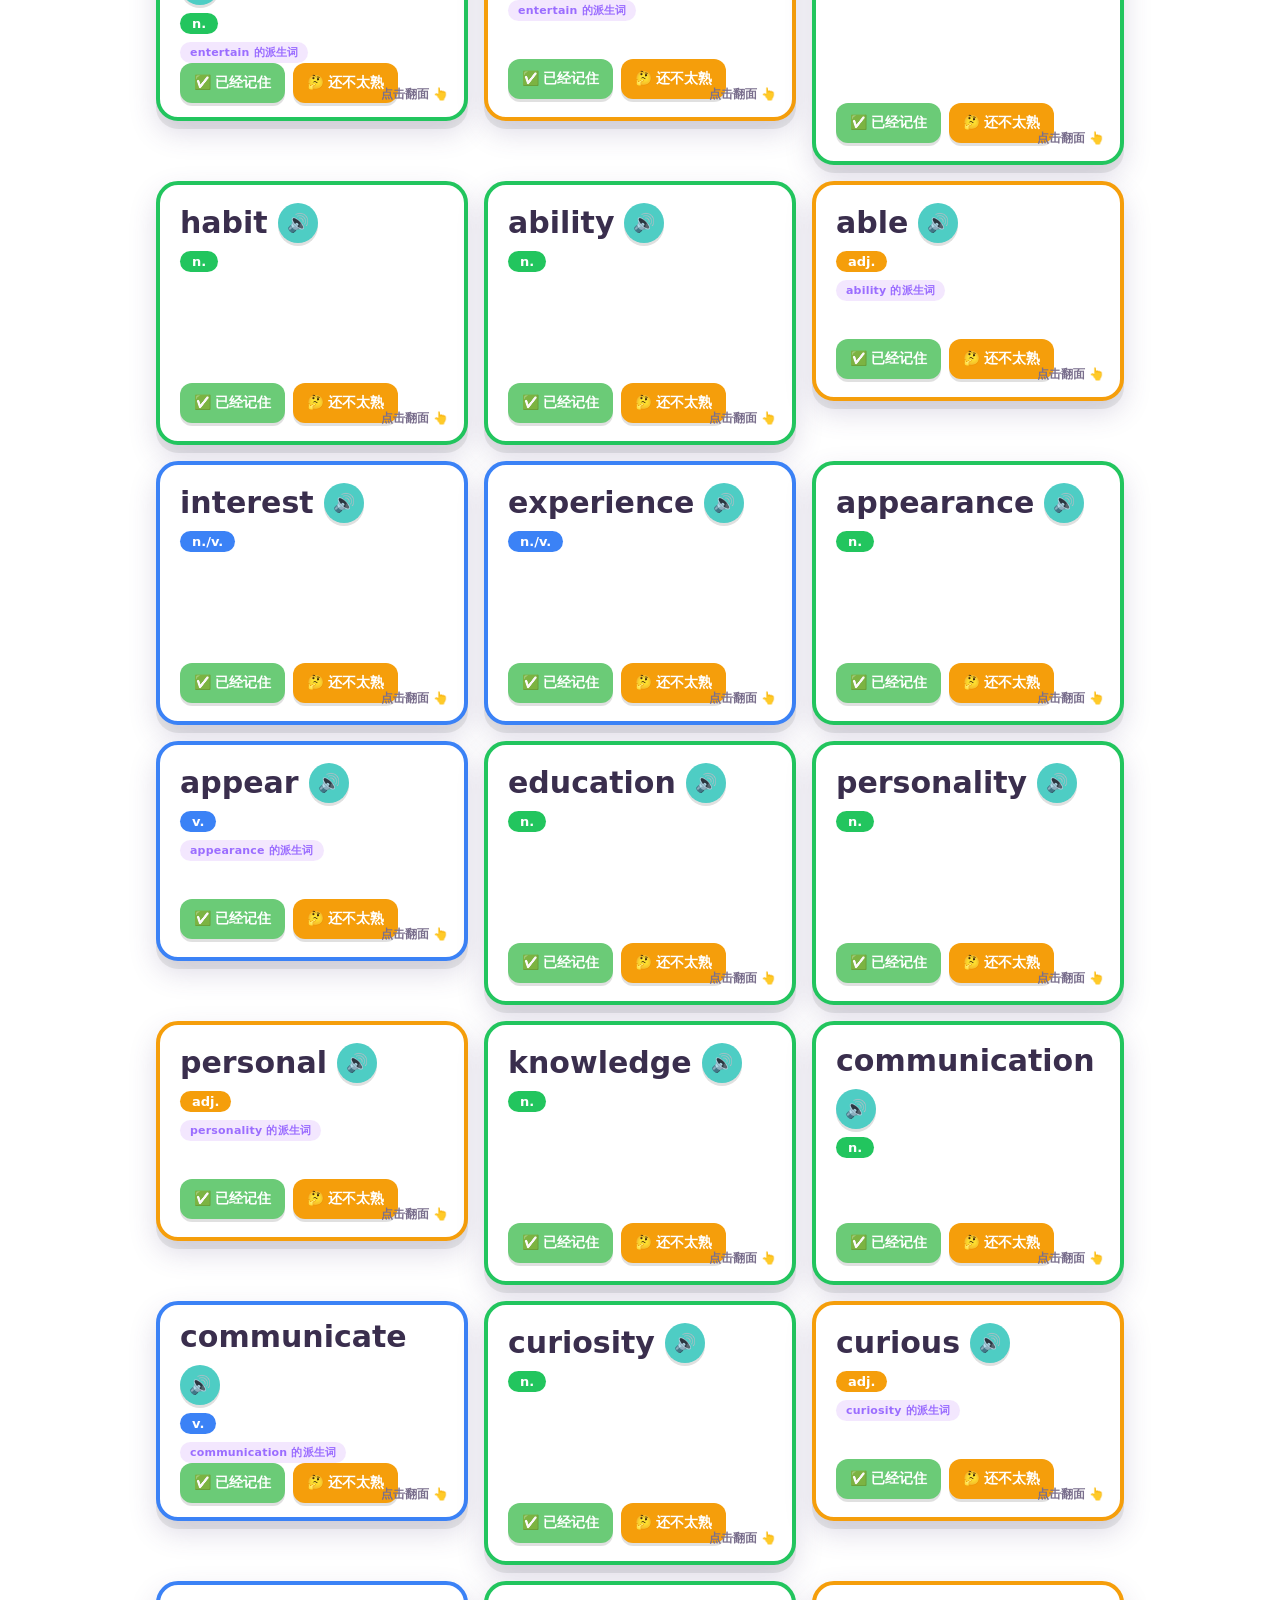
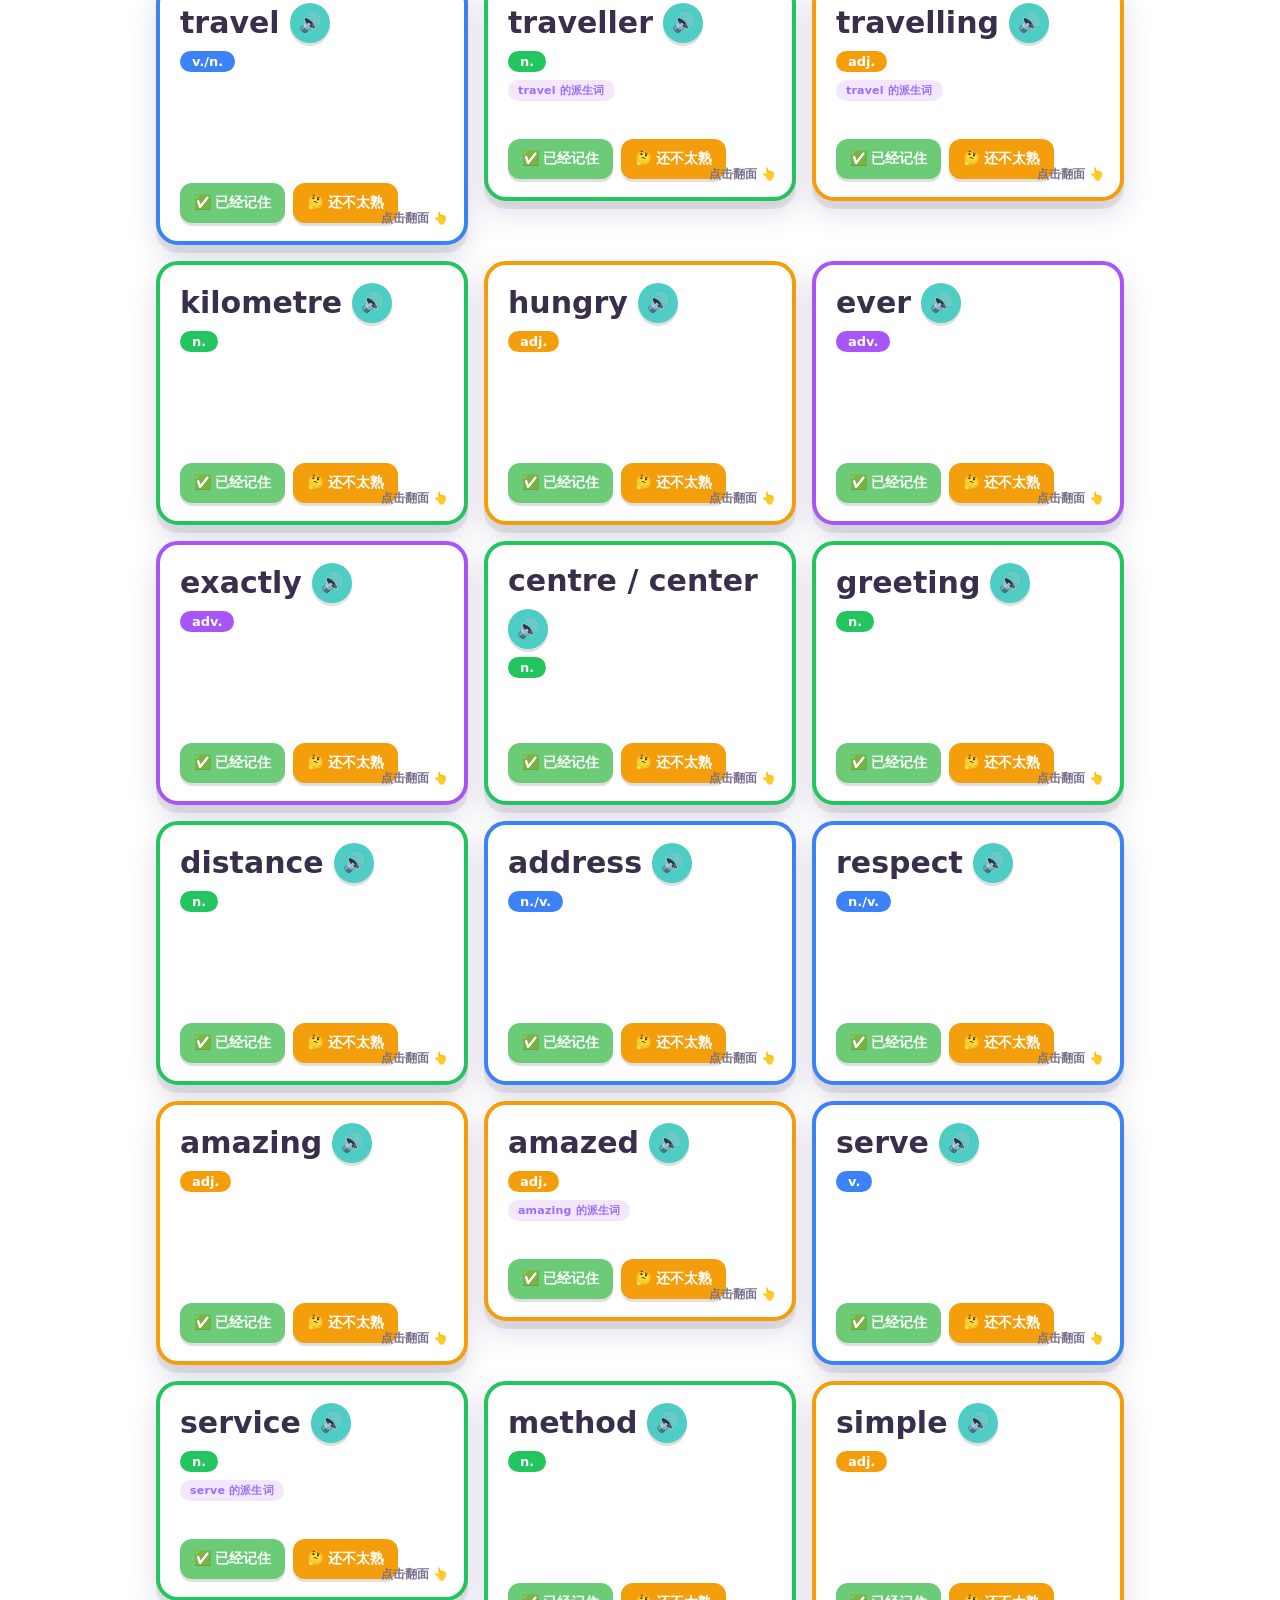
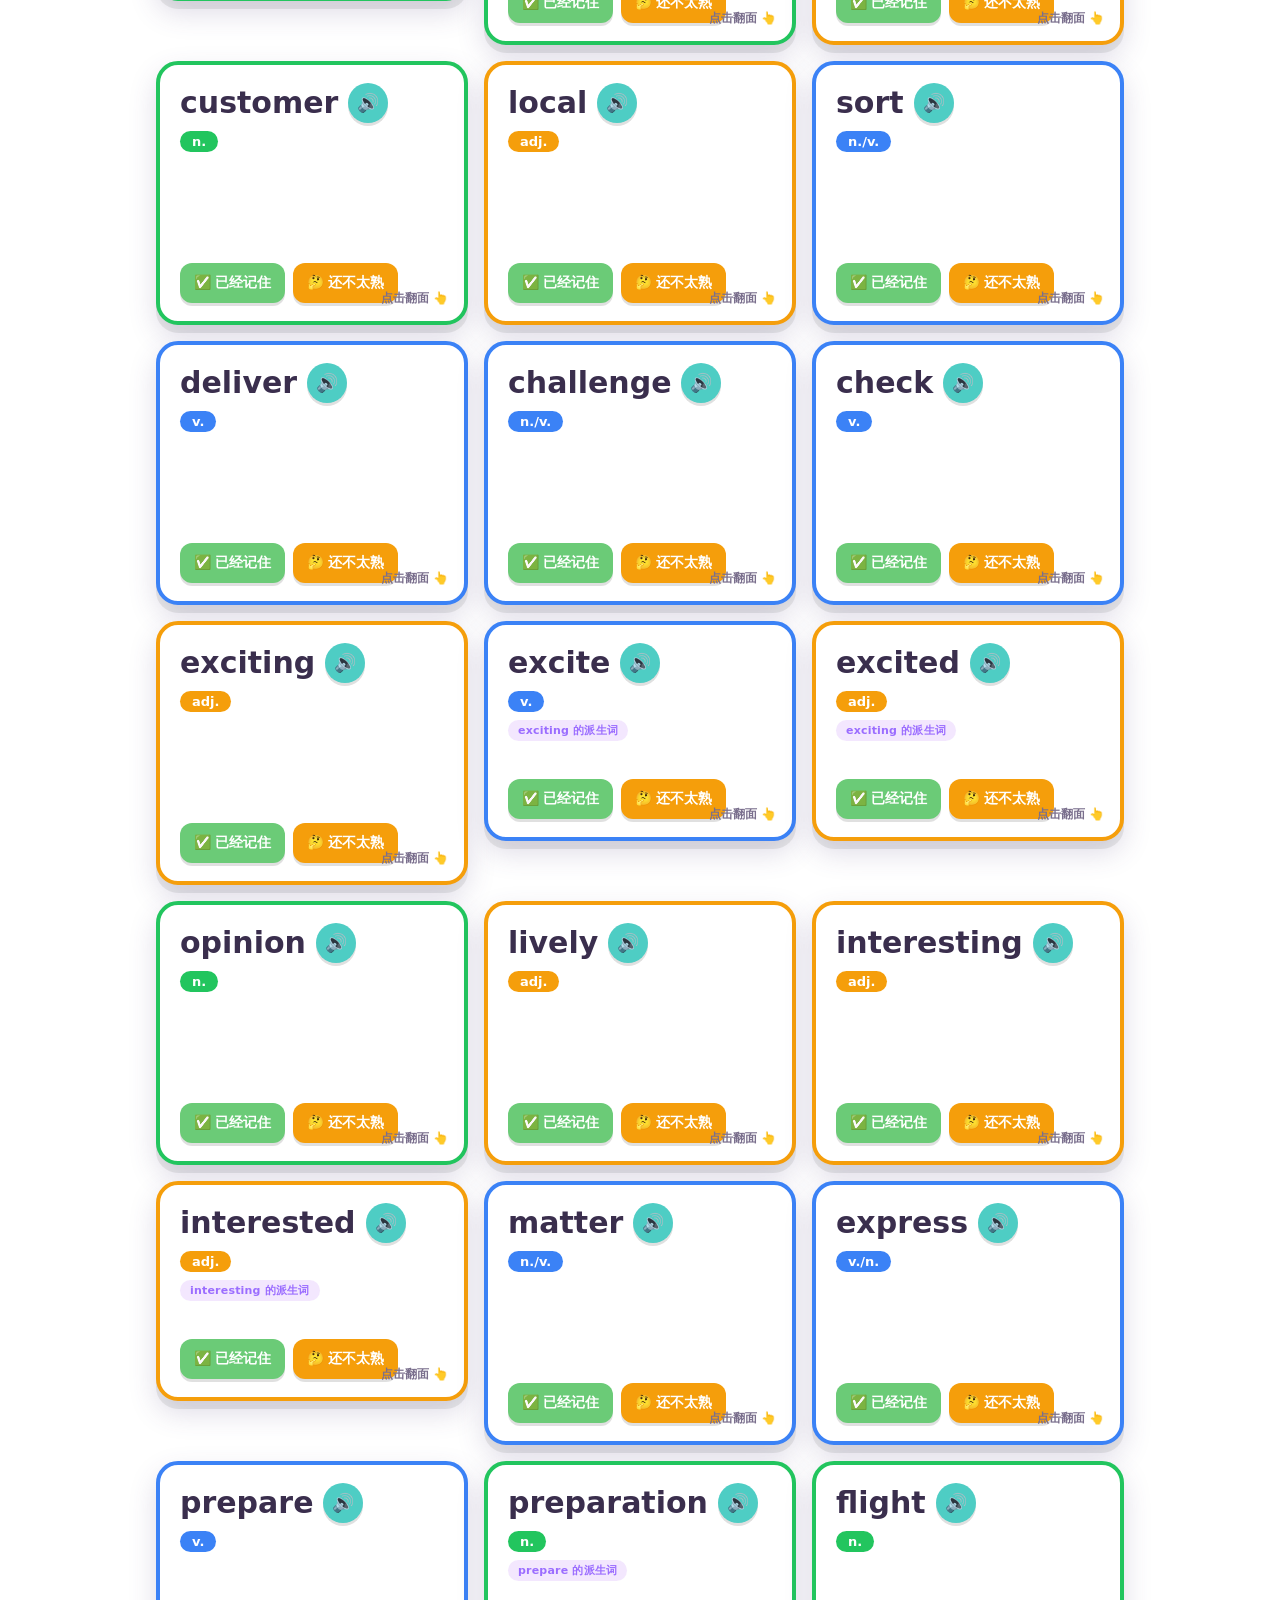
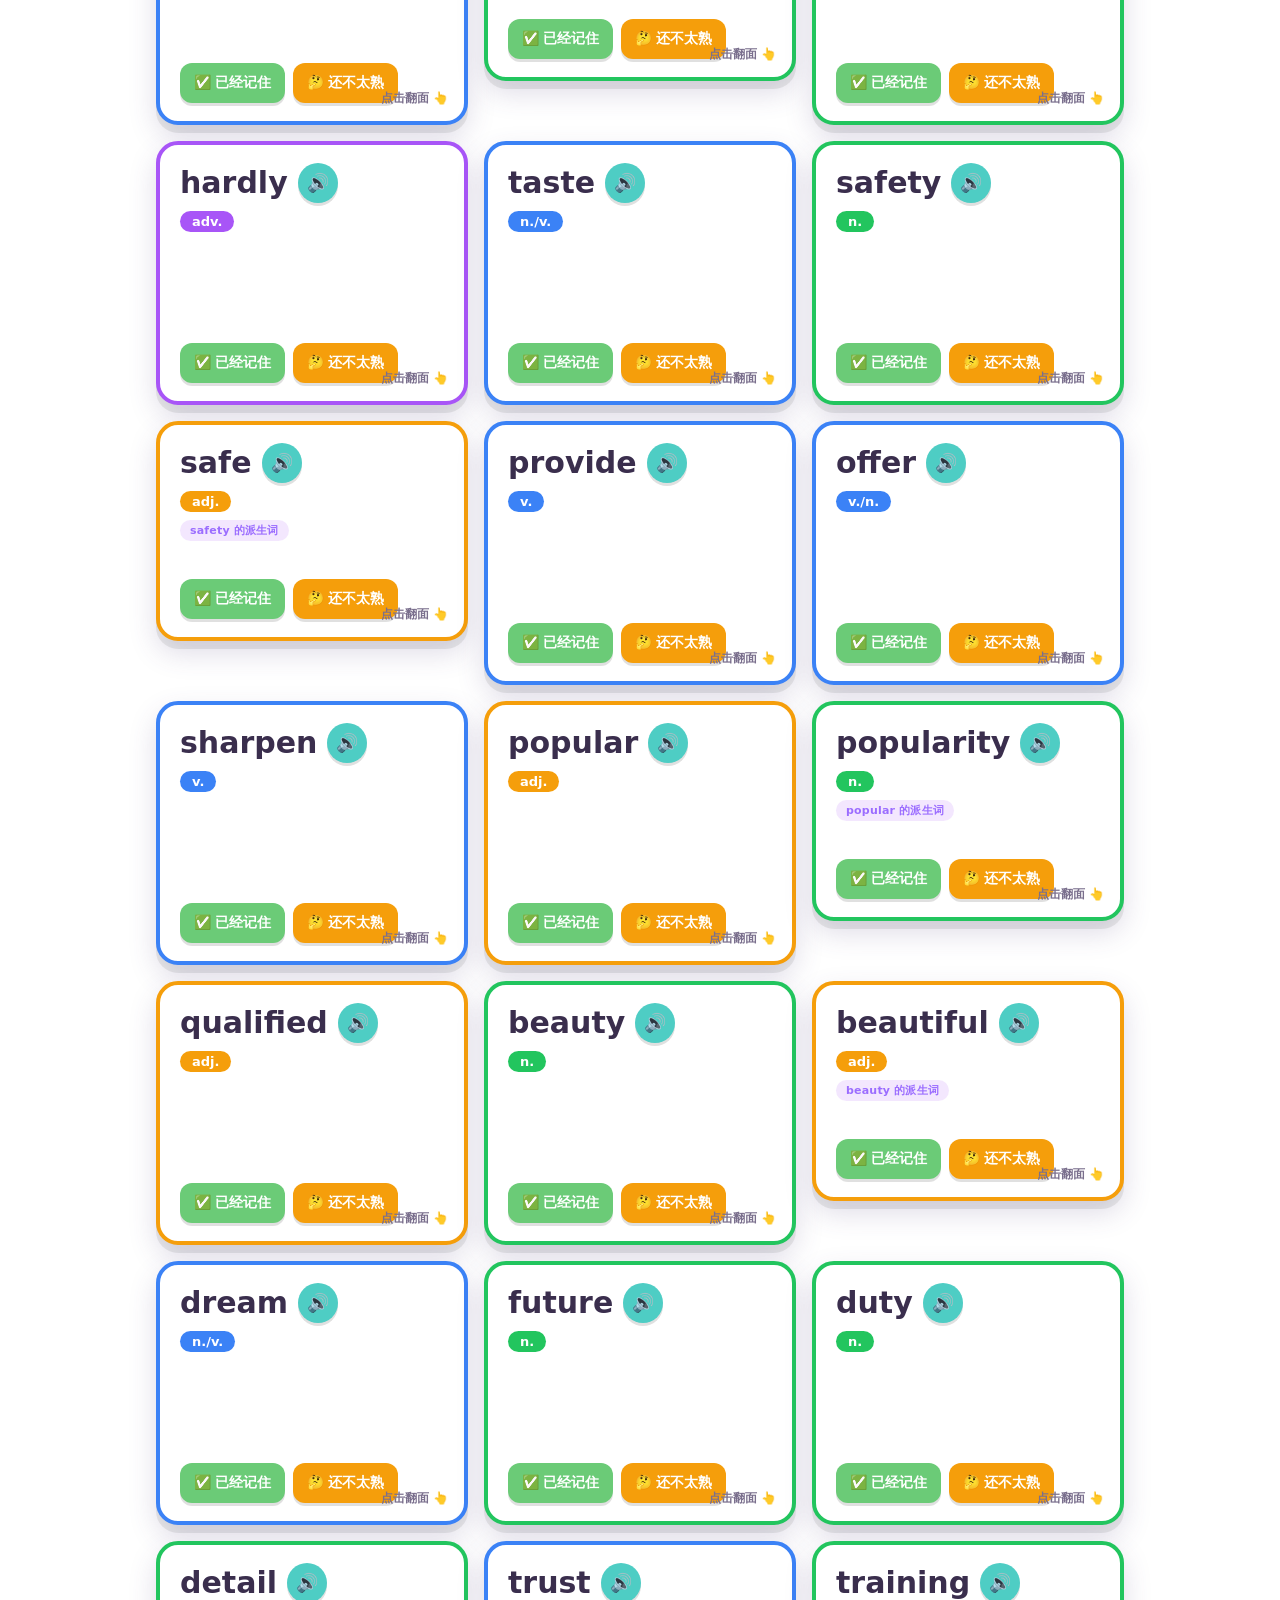
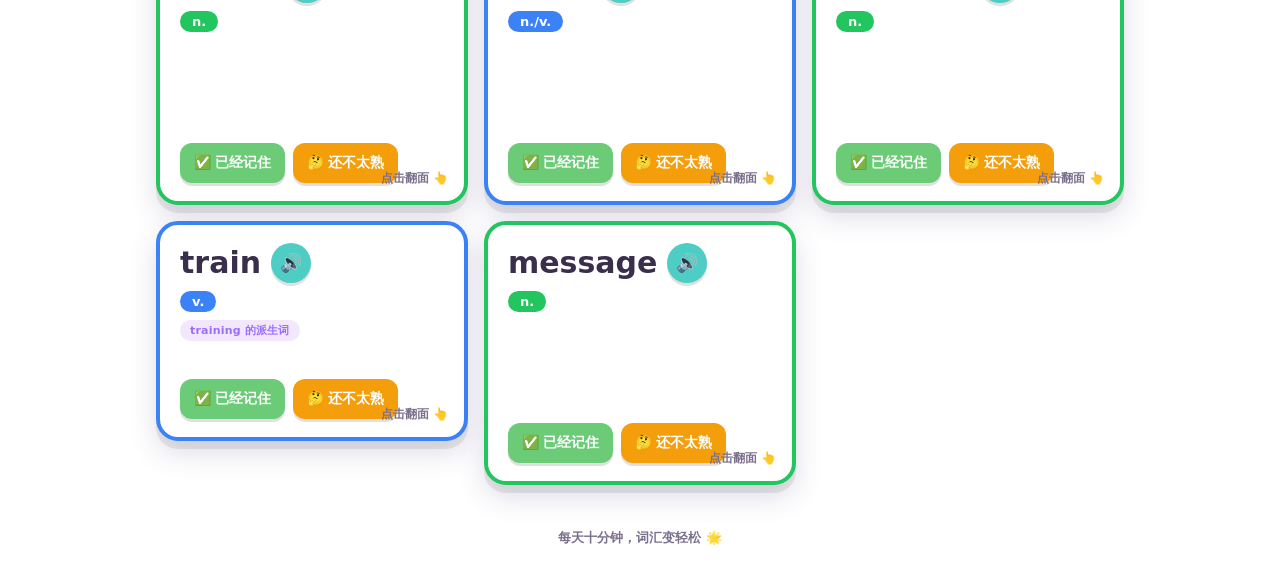
<file: u4.html>
<!DOCTYPE html>
<html lang="zh-CN">
<head>
  <meta charset="UTF-8">
  <meta name="viewport" content="width=device-width, initial-scale=1.0, maximum-scale=1.0, user-scalable=no">
  <title>词汇冒险岛 · 7A Unit 3 Jobs</title>
  <link rel="stylesheet" href="styles.css?v=20260929b">
  <link rel="preconnect" href="https://fonts.googleapis.com">
  <link rel="preconnect" href="https://static.cloudbase.net" crossorigin>
</head>
<body>
  <!-- 顶部栏 -->
  <header class="topbar">
    <div class="brand">
      <span class="brand-emoji">💼</span>
      <div class="brand-text">
        <h1 id="unitTitle">词汇冒险岛</h1>
        <p id="unitSubtitle">7A Unit 3 · 职业与工作 Jobs</p>
      </div>
    </div>
    <div class="topbar-right">
      <div class="progress-chip" id="progressChip">
        <span class="star">⭐</span>
        <span id="masteryText">已掌握 0 / 67</span>
      </div>
      <a class="home-btn" href="index.html" title="返回主站">🏠</a>
      <button class="voice-pick-btn" id="voicePickBtn" title="选择朗读音色">🎤</button>
    </div>
  </header>

  <!-- 单元切换 -->
  <nav class="unitnav">
    <a class="unit-btn" href="u1.html">📘 U1 · Trying new things</a>
    <a class="unit-btn" href="u2.html">💪 U2 · Strong mind</a>
    <a class="unit-btn" href="u3.html">☀️ 暑假List 1</a>
    <a class="unit-btn active" href="u4.html">💼 U3 · Jobs</a>
    <a class="unit-btn" href="u5.html">🏠 U4 · Smart home</a>
    <a class="unit-btn" href="u6.html">🎬 U5 · Films</a>
    <a class="unit-btn" href="u7.html">⛰️ U6 · Mountains</a>
    <a class="unit-btn" href="grammar.html">🧭 语法冒险岛</a>
    <a class="unit-btn" href="exam.html">🎯 考纲岛</a>
    <a class="unit-btn" href="backup.html">💾 进度备份</a>
  </nav>

  <!-- 云端同步条（未配置时自动隐藏） -->
  <div id="cloudBar" class="cloudbar" style="display:none"></div>

  <!-- 模式选择导航 -->
  <nav class="modenav" id="modeNav">
    <button class="mode-btn active" data-mode="cards">🃏<span>闪卡</span></button>
    <button class="mode-btn" data-mode="match">🔗<span>中英匹配</span></button>
    <button class="mode-btn" data-mode="forms">🔤<span>词性转换</span></button>
    <button class="mode-btn" data-mode="cloze">✏️<span>选词填空</span></button>
    <button class="mode-btn" data-mode="spell">⌨️<span>拼写练习</span></button>
    <button class="mode-btn" data-mode="sentence">💡<span>造句练习</span></button>
    <button class="mode-btn" data-mode="dictate">✍️<span>听写</span></button>
    <button class="mode-btn" data-mode="saved">⭐<span>收藏</span></button>
    <button class="mode-btn" data-mode="wrong">📒<span>错题本</span></button>
  </nav>

  <!-- 主内容区 -->
  <main id="main" class="main"></main>

  <!-- 底部激励条 -->
  <footer class="footer">
    <span id="footerTip">每天十分钟，词汇变轻松 🌟</span>
  </footer>

  <!-- 反馈气泡 -->
  <div id="toast" class="toast"></div>

  <!-- CloudBase JS SDK（固定 2.31.0，避免 latest 跳版本） -->
  <script src="https://static.cloudbase.net/cloudbase-js-sdk/2.31.0/cloudbase.full.js"></script>
  <script src="voice.js"></script>
  <script src="config.js"></script>
  <script src="cloud.js"></script>
  <script src="data4.js"></script>
  <script src="verbs.js"></script>
  <script src="forms-bank.js?v=20260926a"></script>
  <script src="forms-pdf-bank.js"></script>
  <script src="app.js?v=20260927b"></script>
</body>
</html>
</file>
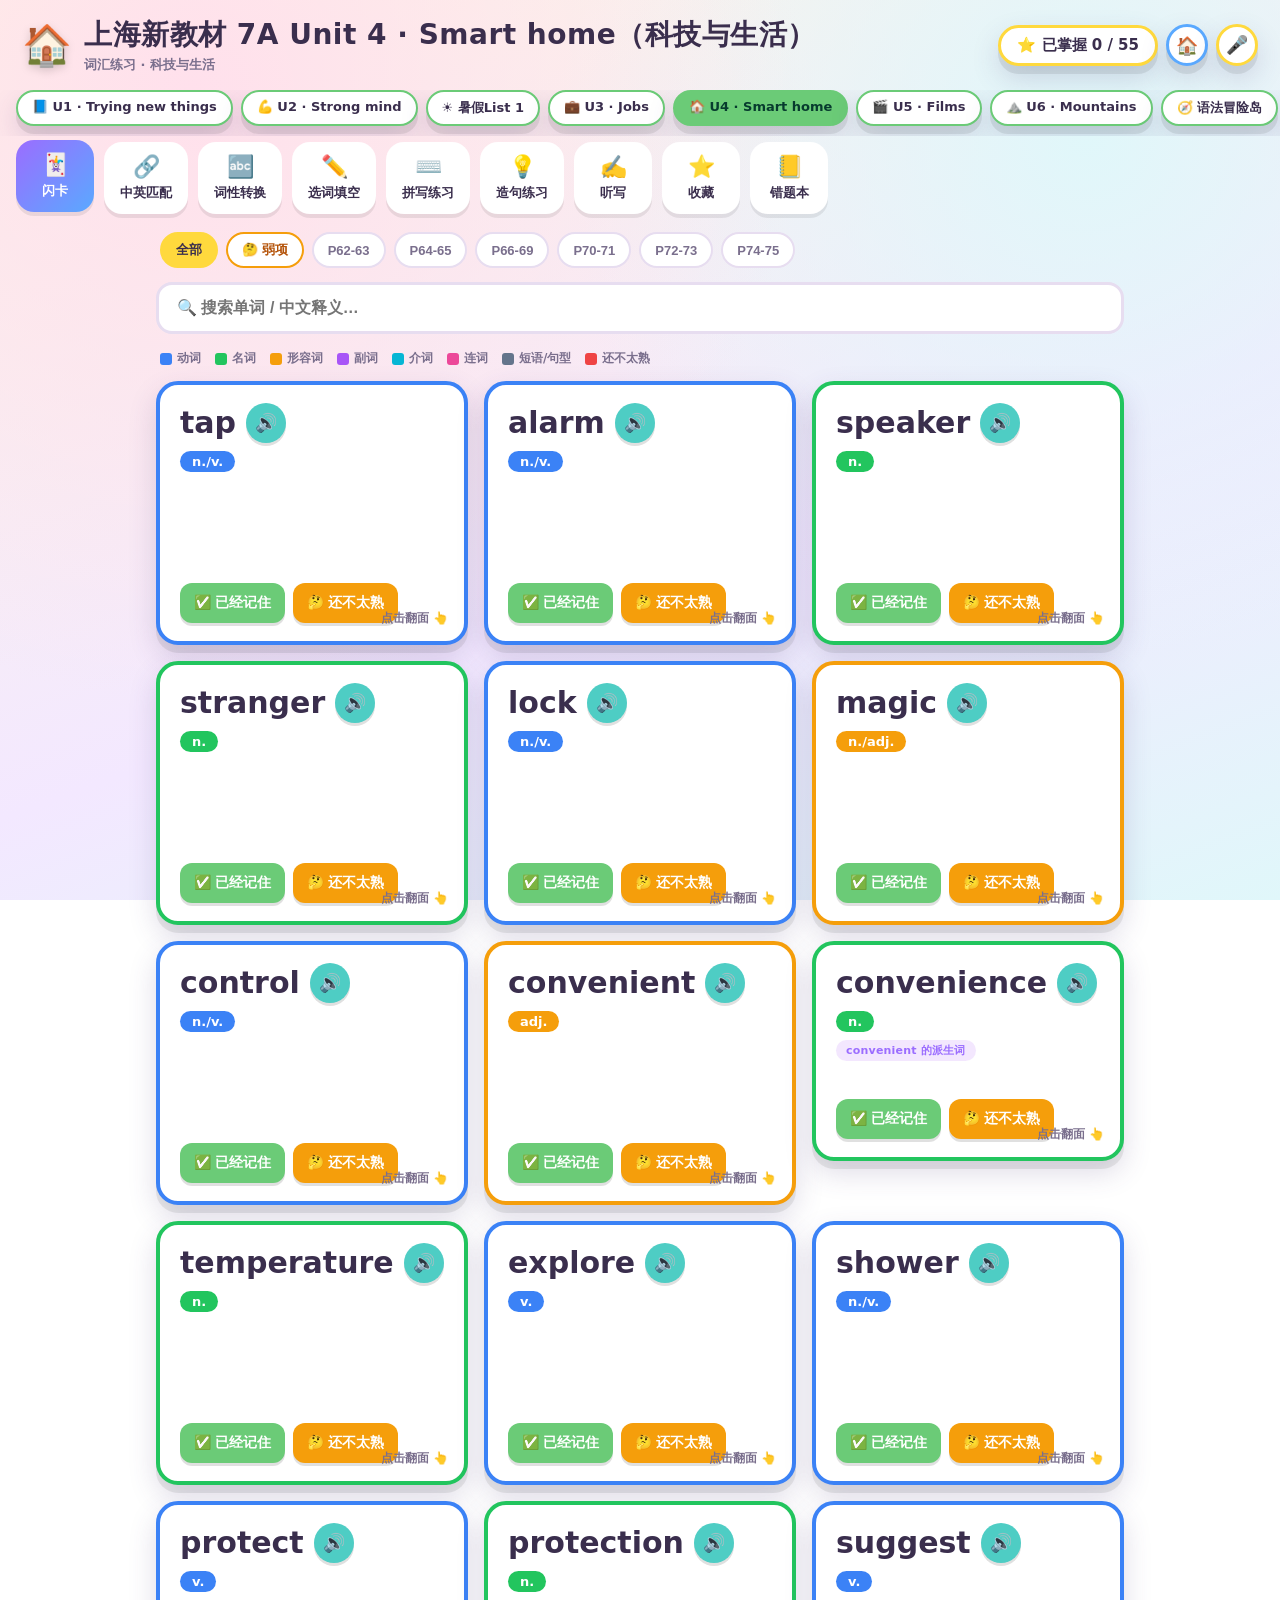
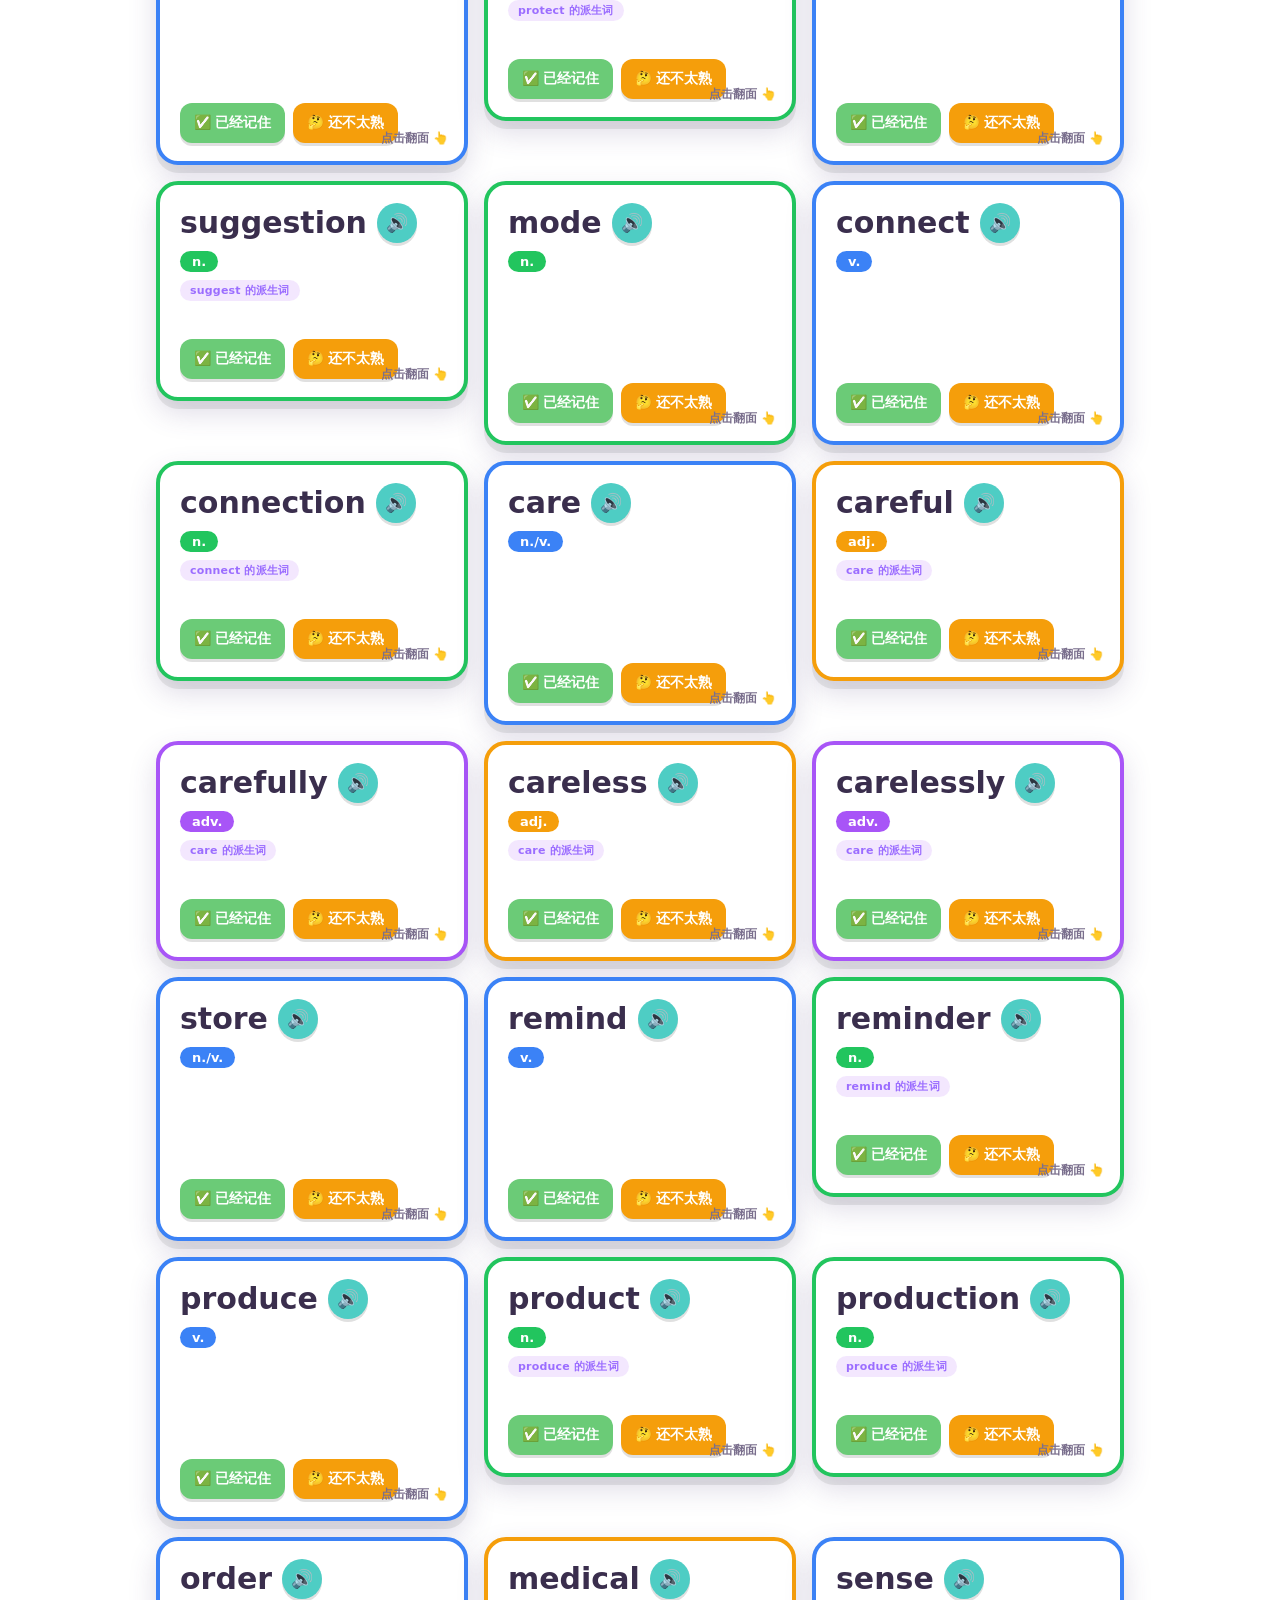
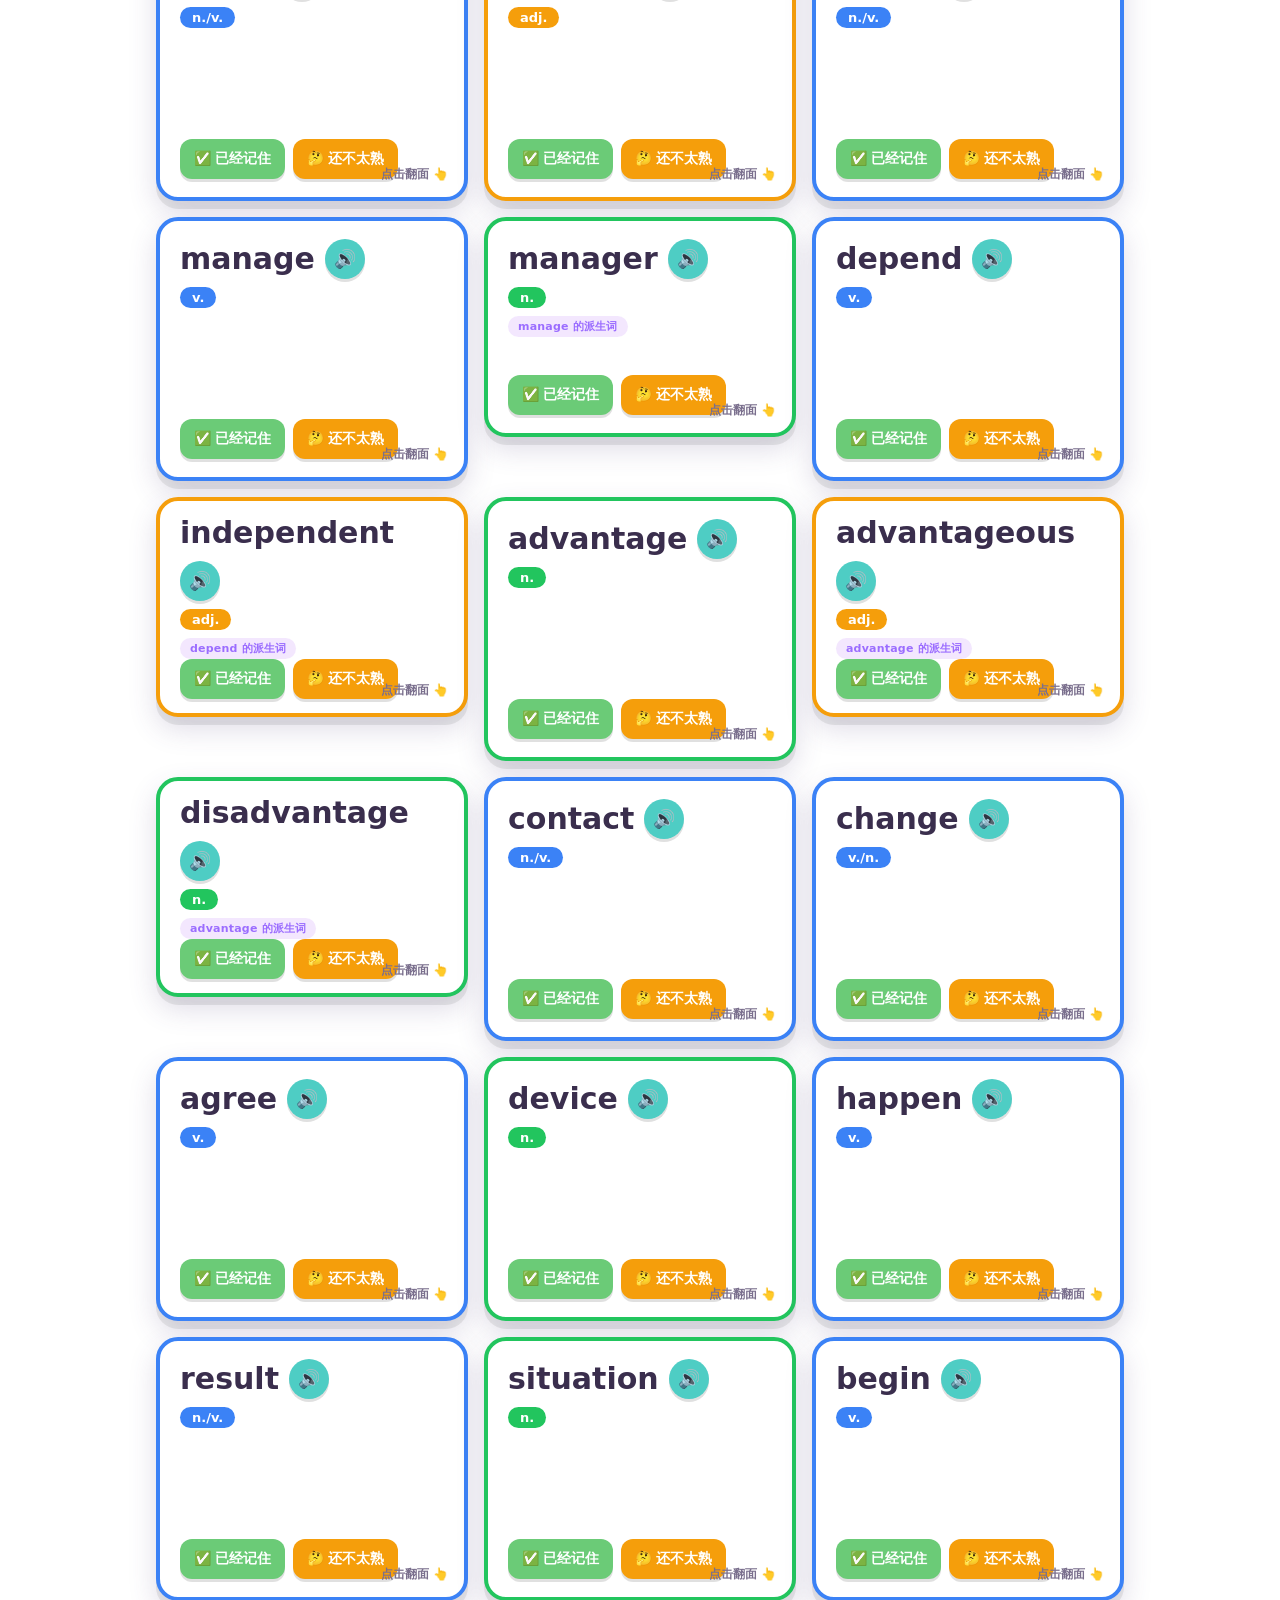
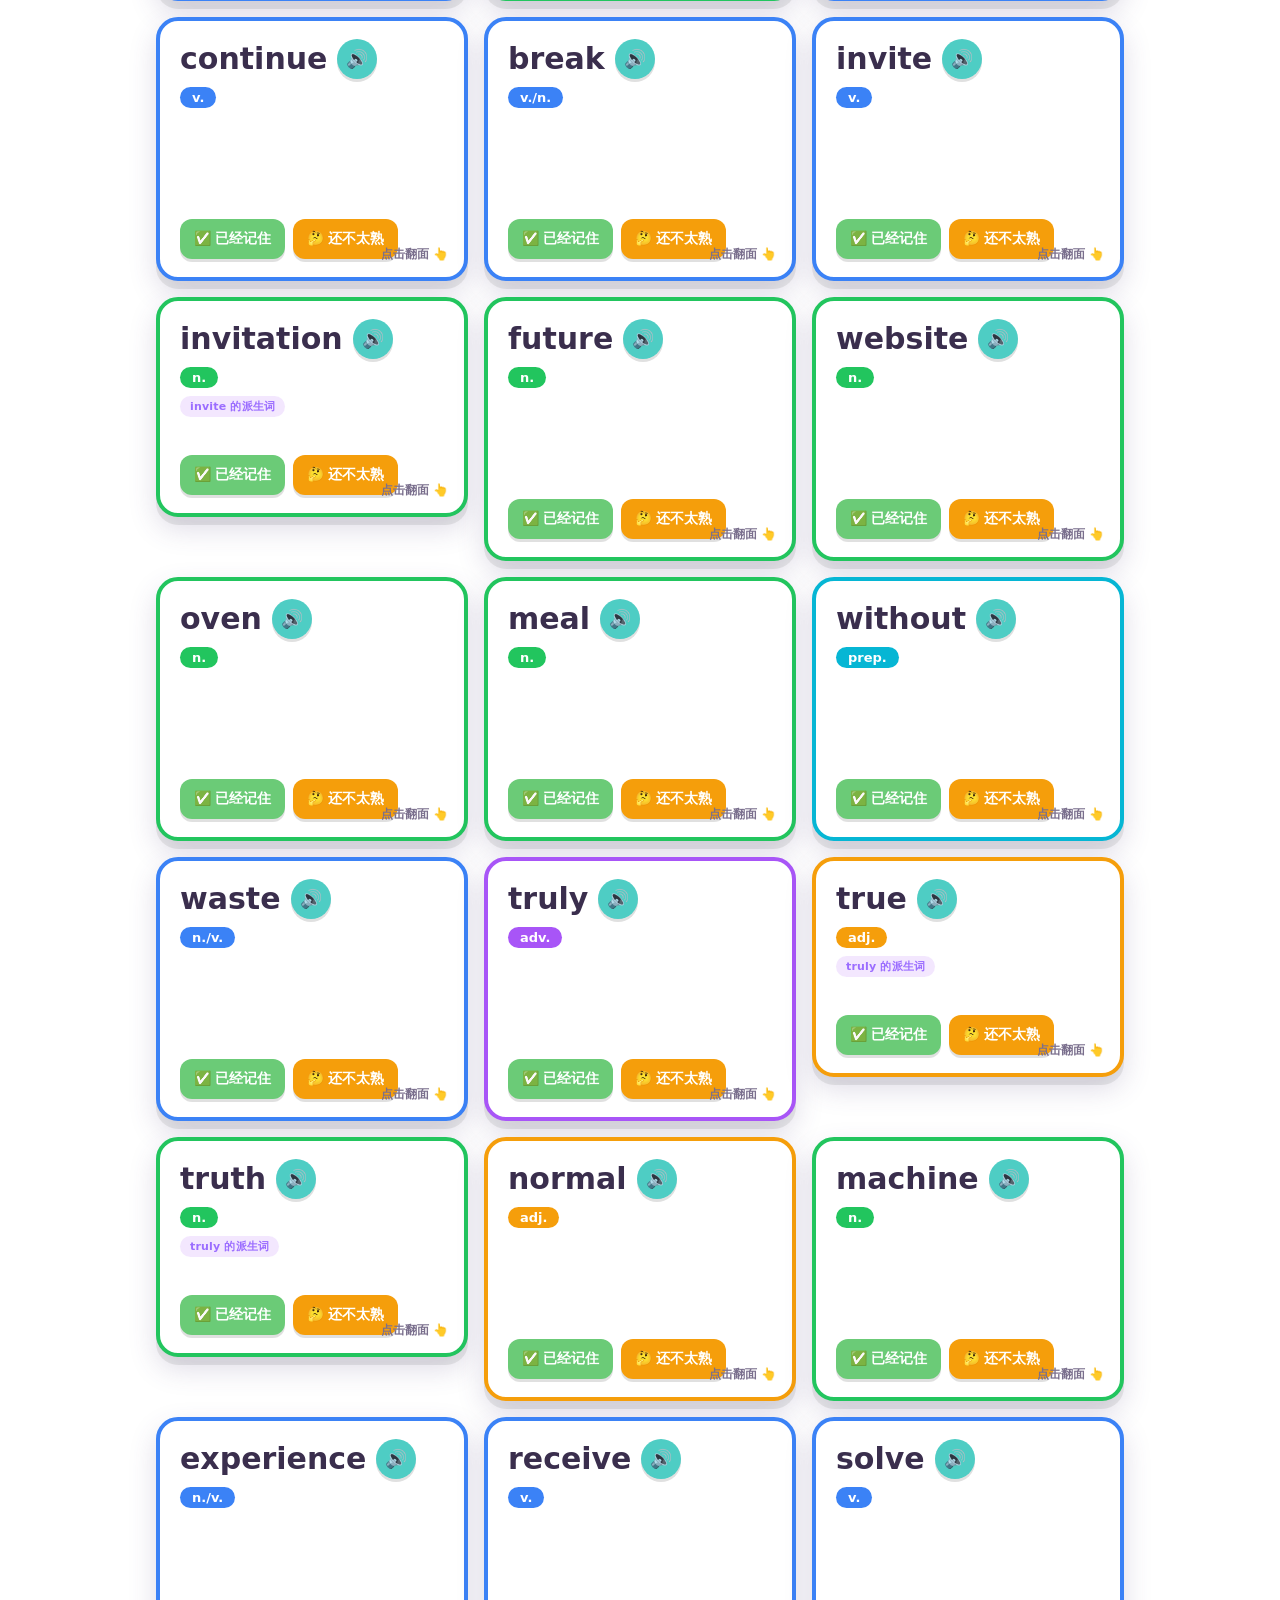
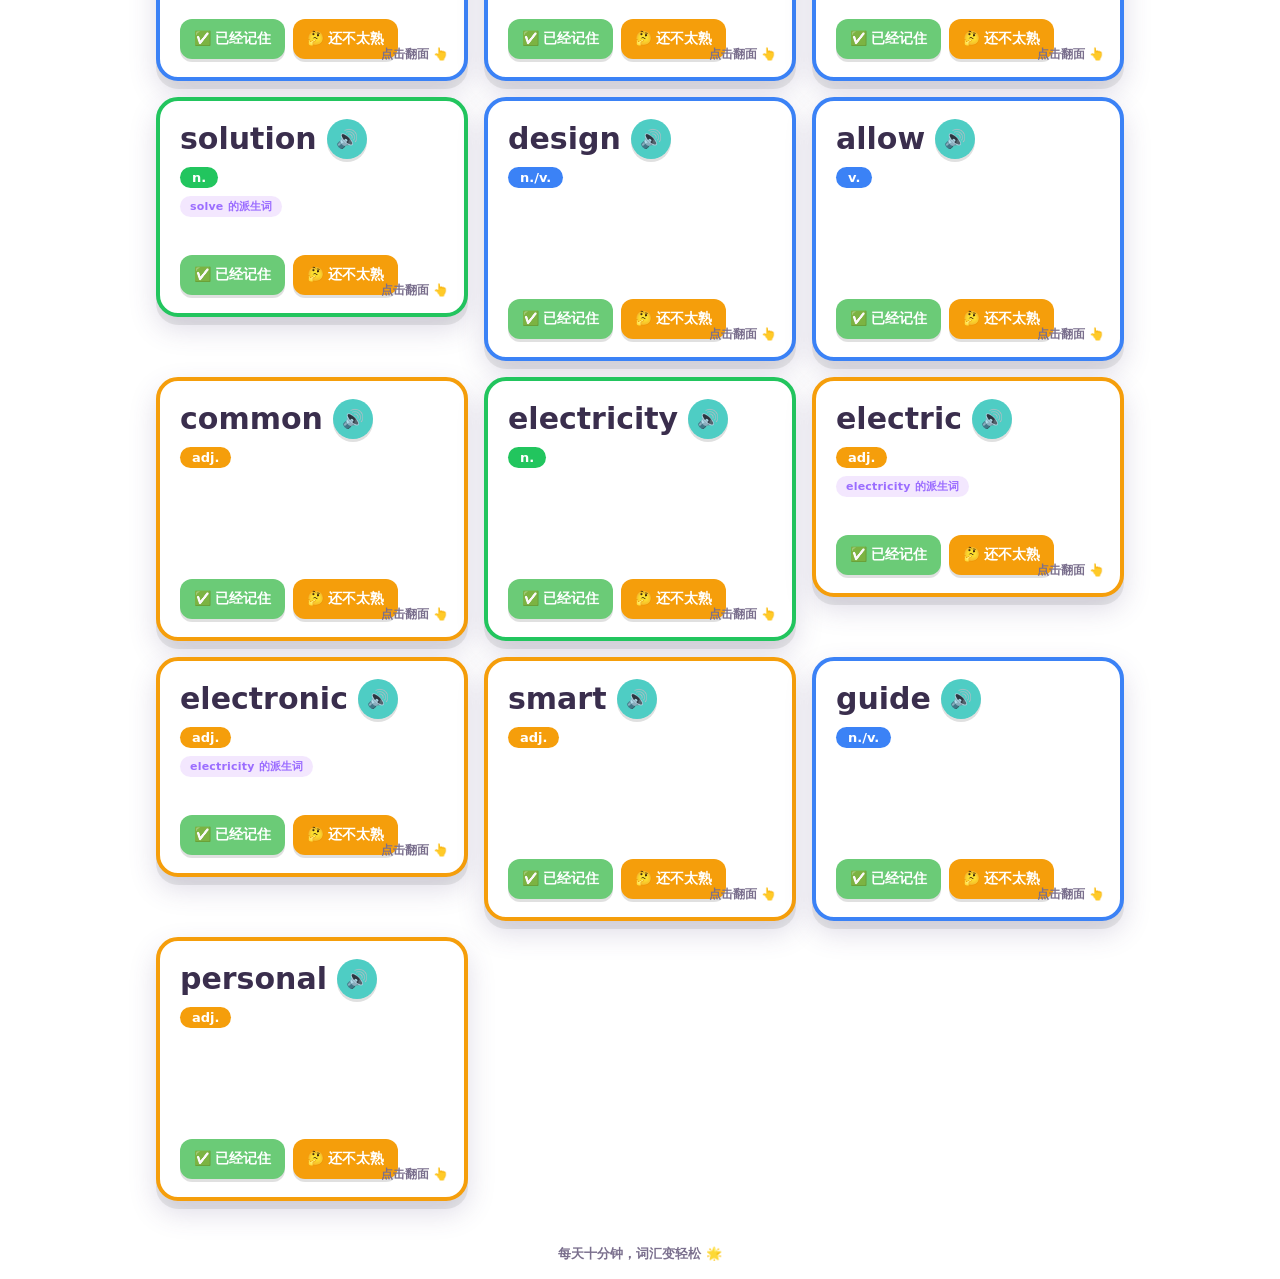
<file: u5.html>
<!DOCTYPE html>
<html lang="zh-CN">
<head>
  <meta charset="UTF-8">
  <meta name="viewport" content="width=device-width, initial-scale=1.0, maximum-scale=1.0, user-scalable=no">
  <title>词汇冒险岛 · 7A Unit 4 Smart home</title>
  <link rel="stylesheet" href="styles.css?v=20260929b">
  <link rel="preconnect" href="https://fonts.googleapis.com">
  <link rel="preconnect" href="https://static.cloudbase.net" crossorigin>
</head>
<body>
  <!-- 顶部栏 -->
  <header class="topbar">
    <div class="brand">
      <span class="brand-emoji">🏠</span>
      <div class="brand-text">
        <h1 id="unitTitle">词汇冒险岛</h1>
        <p id="unitSubtitle">7A Unit 4 · 科技与生活 Smart home</p>
      </div>
    </div>
    <div class="topbar-right">
      <div class="progress-chip" id="progressChip">
        <span class="star">⭐</span>
        <span id="masteryText">已掌握 0 / 55</span>
      </div>
      <a class="home-btn" href="index.html" title="返回主站">🏠</a>
      <button class="voice-pick-btn" id="voicePickBtn" title="选择朗读音色">🎤</button>
    </div>
  </header>

  <!-- 单元切换 -->
  <nav class="unitnav">
    <a class="unit-btn" href="u1.html">📘 U1 · Trying new things</a>
    <a class="unit-btn" href="u2.html">💪 U2 · Strong mind</a>
    <a class="unit-btn" href="u3.html">☀️ 暑假List 1</a>
    <a class="unit-btn" href="u4.html">💼 U3 · Jobs</a>
    <a class="unit-btn active" href="u5.html">🏠 U4 · Smart home</a>
    <a class="unit-btn" href="u6.html">🎬 U5 · Films</a>
    <a class="unit-btn" href="u7.html">⛰️ U6 · Mountains</a>
    <a class="unit-btn" href="grammar.html">🧭 语法冒险岛</a>
    <a class="unit-btn" href="exam.html">🎯 考纲岛</a>
    <a class="unit-btn" href="backup.html">💾 进度备份</a>
  </nav>

  <!-- 云端同步条（未配置时自动隐藏） -->
  <div id="cloudBar" class="cloudbar" style="display:none"></div>

  <!-- 模式选择导航 -->
  <nav class="modenav" id="modeNav">
    <button class="mode-btn active" data-mode="cards">🃏<span>闪卡</span></button>
    <button class="mode-btn" data-mode="match">🔗<span>中英匹配</span></button>
    <button class="mode-btn" data-mode="forms">🔤<span>词性转换</span></button>
    <button class="mode-btn" data-mode="cloze">✏️<span>选词填空</span></button>
    <button class="mode-btn" data-mode="spell">⌨️<span>拼写练习</span></button>
    <button class="mode-btn" data-mode="sentence">💡<span>造句练习</span></button>
    <button class="mode-btn" data-mode="dictate">✍️<span>听写</span></button>
    <button class="mode-btn" data-mode="saved">⭐<span>收藏</span></button>
    <button class="mode-btn" data-mode="wrong">📒<span>错题本</span></button>
  </nav>

  <!-- 主内容区 -->
  <main id="main" class="main"></main>

  <!-- 底部激励条 -->
  <footer class="footer">
    <span id="footerTip">每天十分钟，词汇变轻松 🌟</span>
  </footer>

  <!-- 反馈气泡 -->
  <div id="toast" class="toast"></div>

  <!-- CloudBase JS SDK（固定 2.31.0，避免 latest 跳版本） -->
  <script src="https://static.cloudbase.net/cloudbase-js-sdk/2.31.0/cloudbase.full.js"></script>
  <script src="voice.js"></script>
  <script src="config.js"></script>
  <script src="cloud.js"></script>
  <script src="data5.js"></script>
  <script src="verbs.js"></script>
  <script src="forms-bank.js?v=20260926a"></script>
  <script src="forms-pdf-bank.js"></script>
  <script src="app.js?v=20260927b"></script>
</body>
</html>
</file>
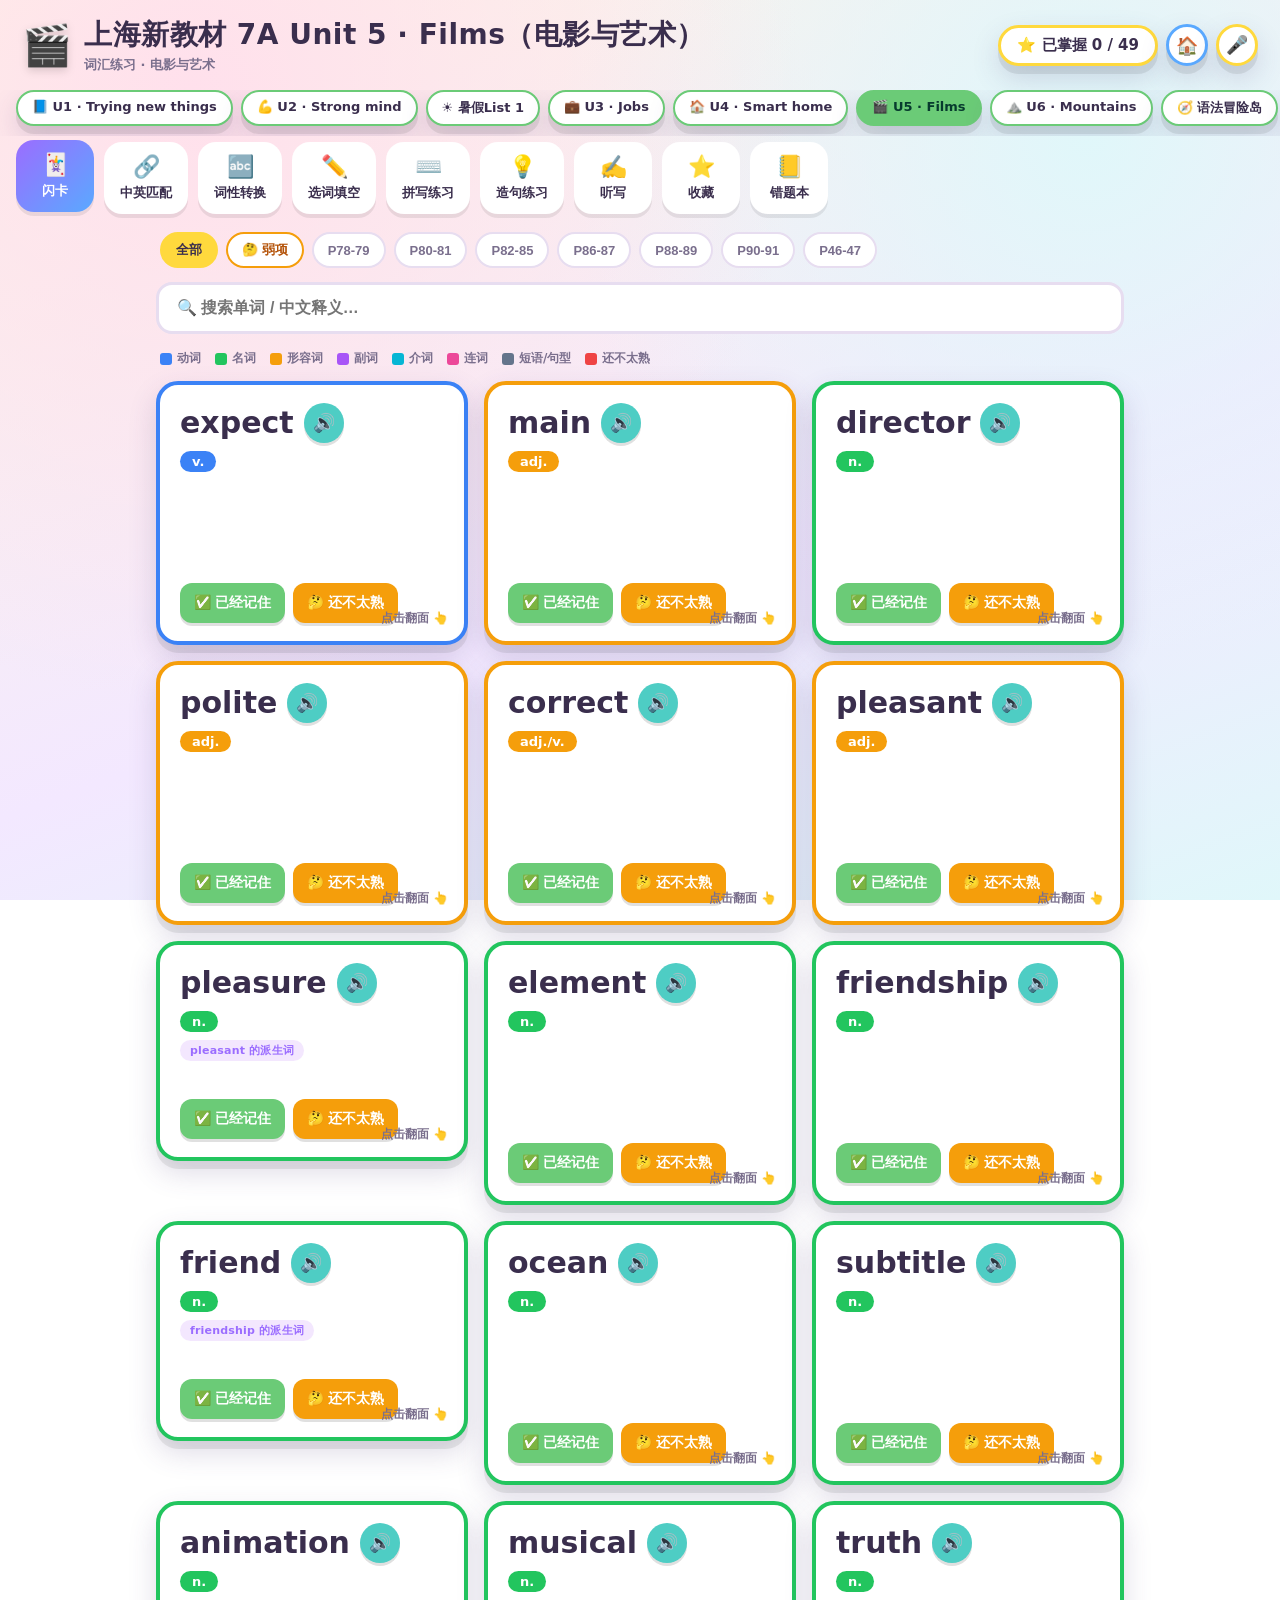
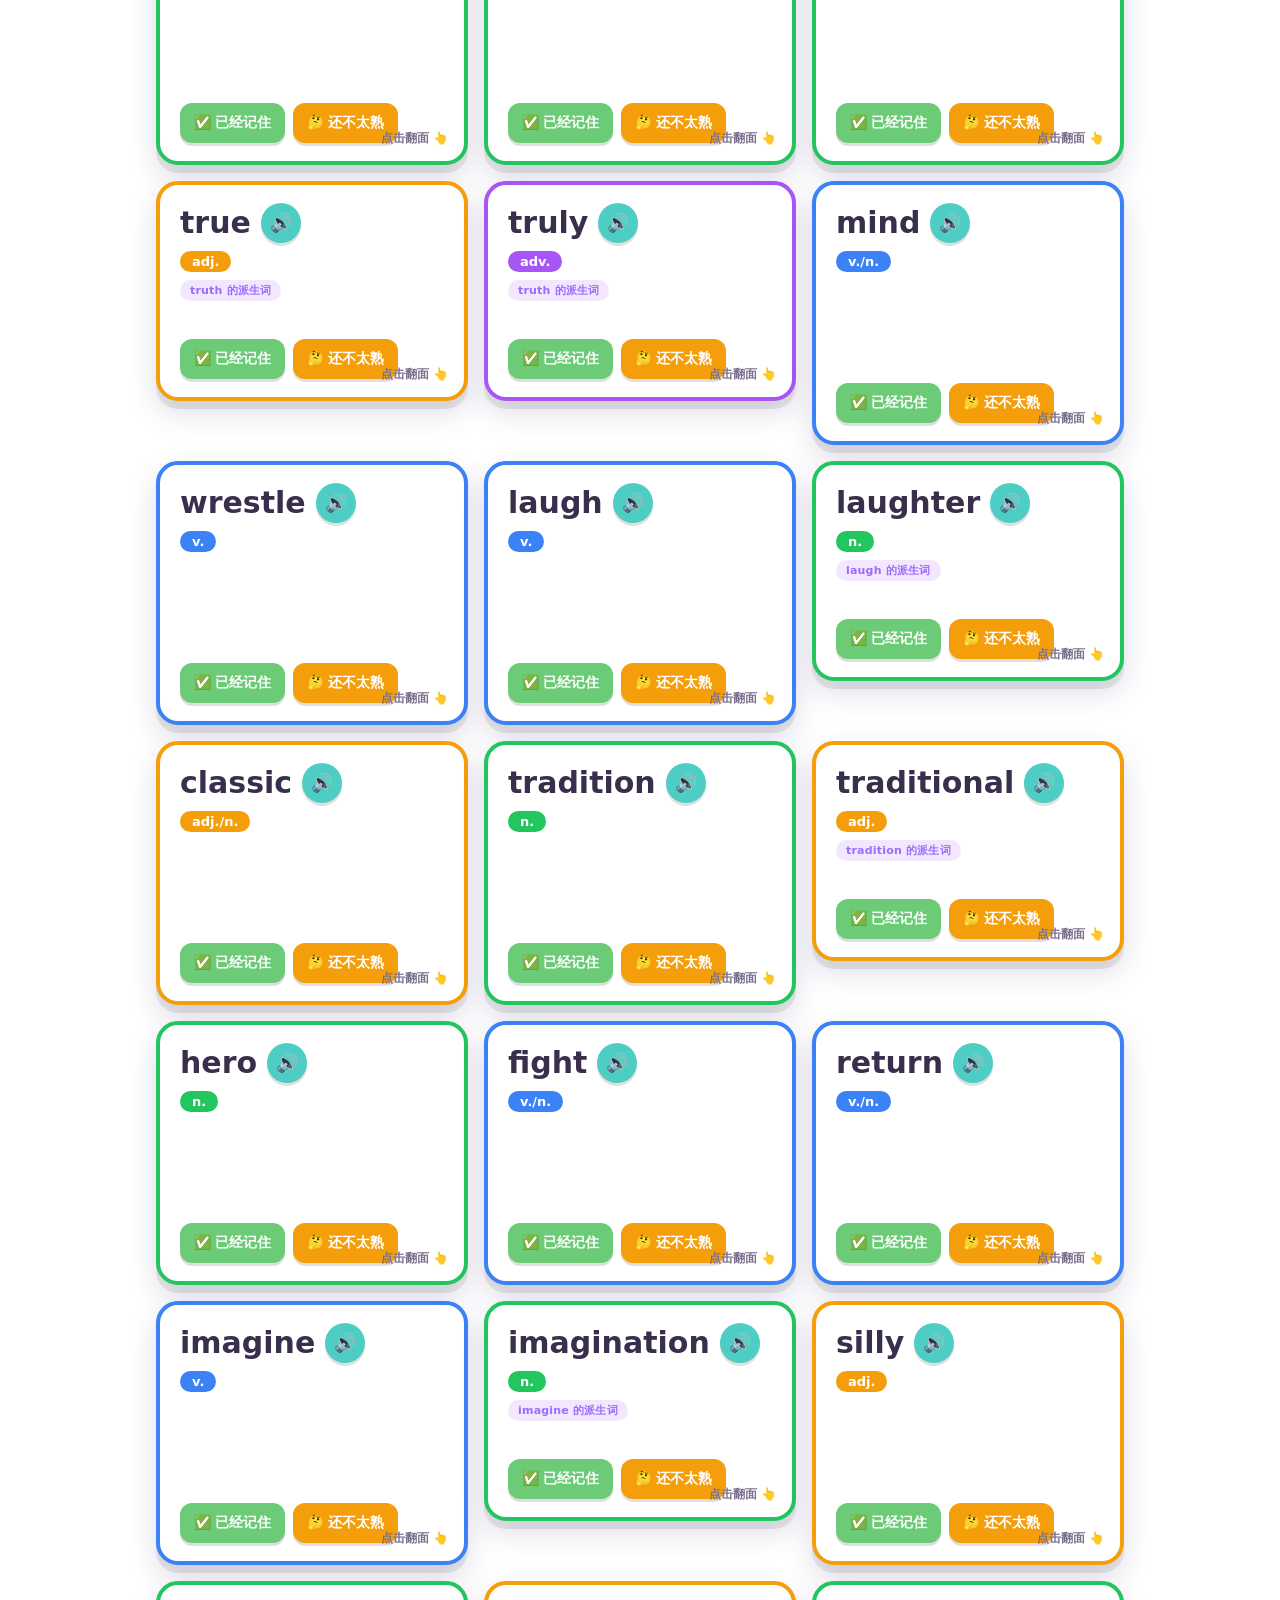
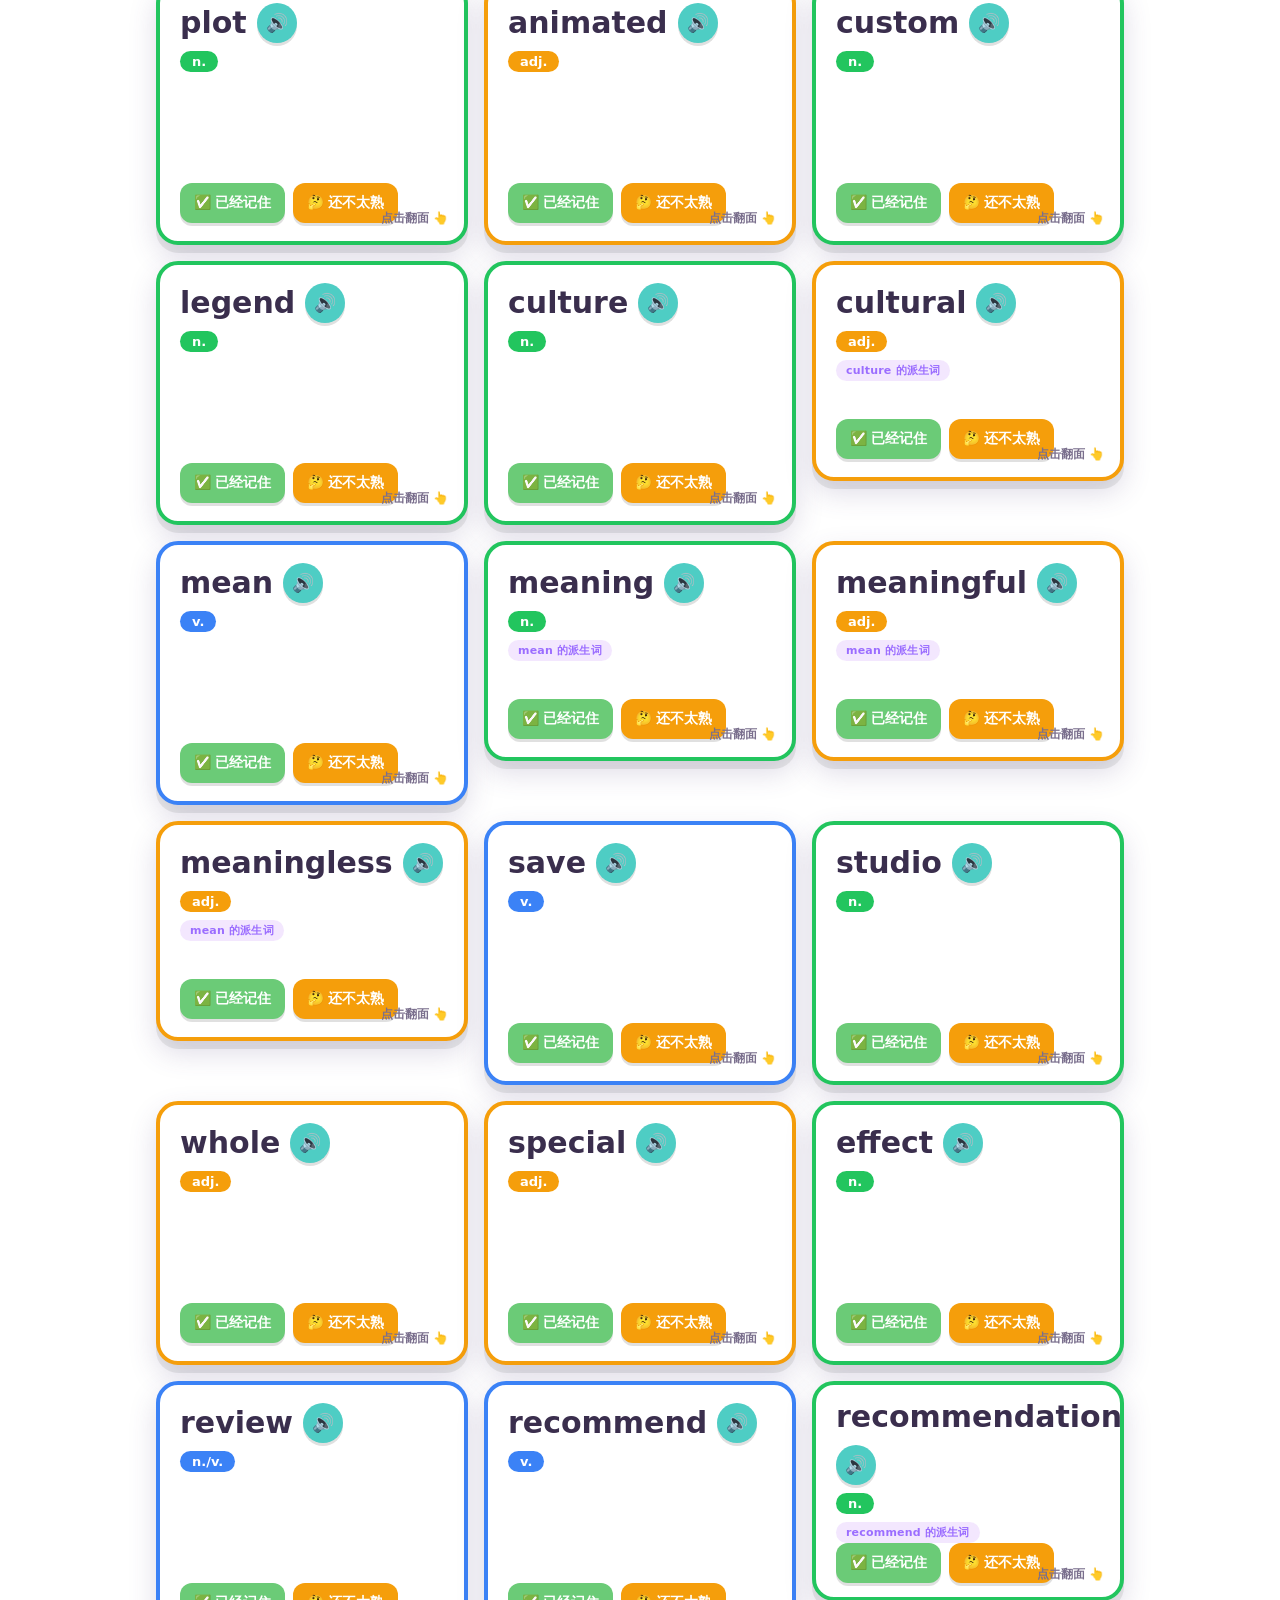
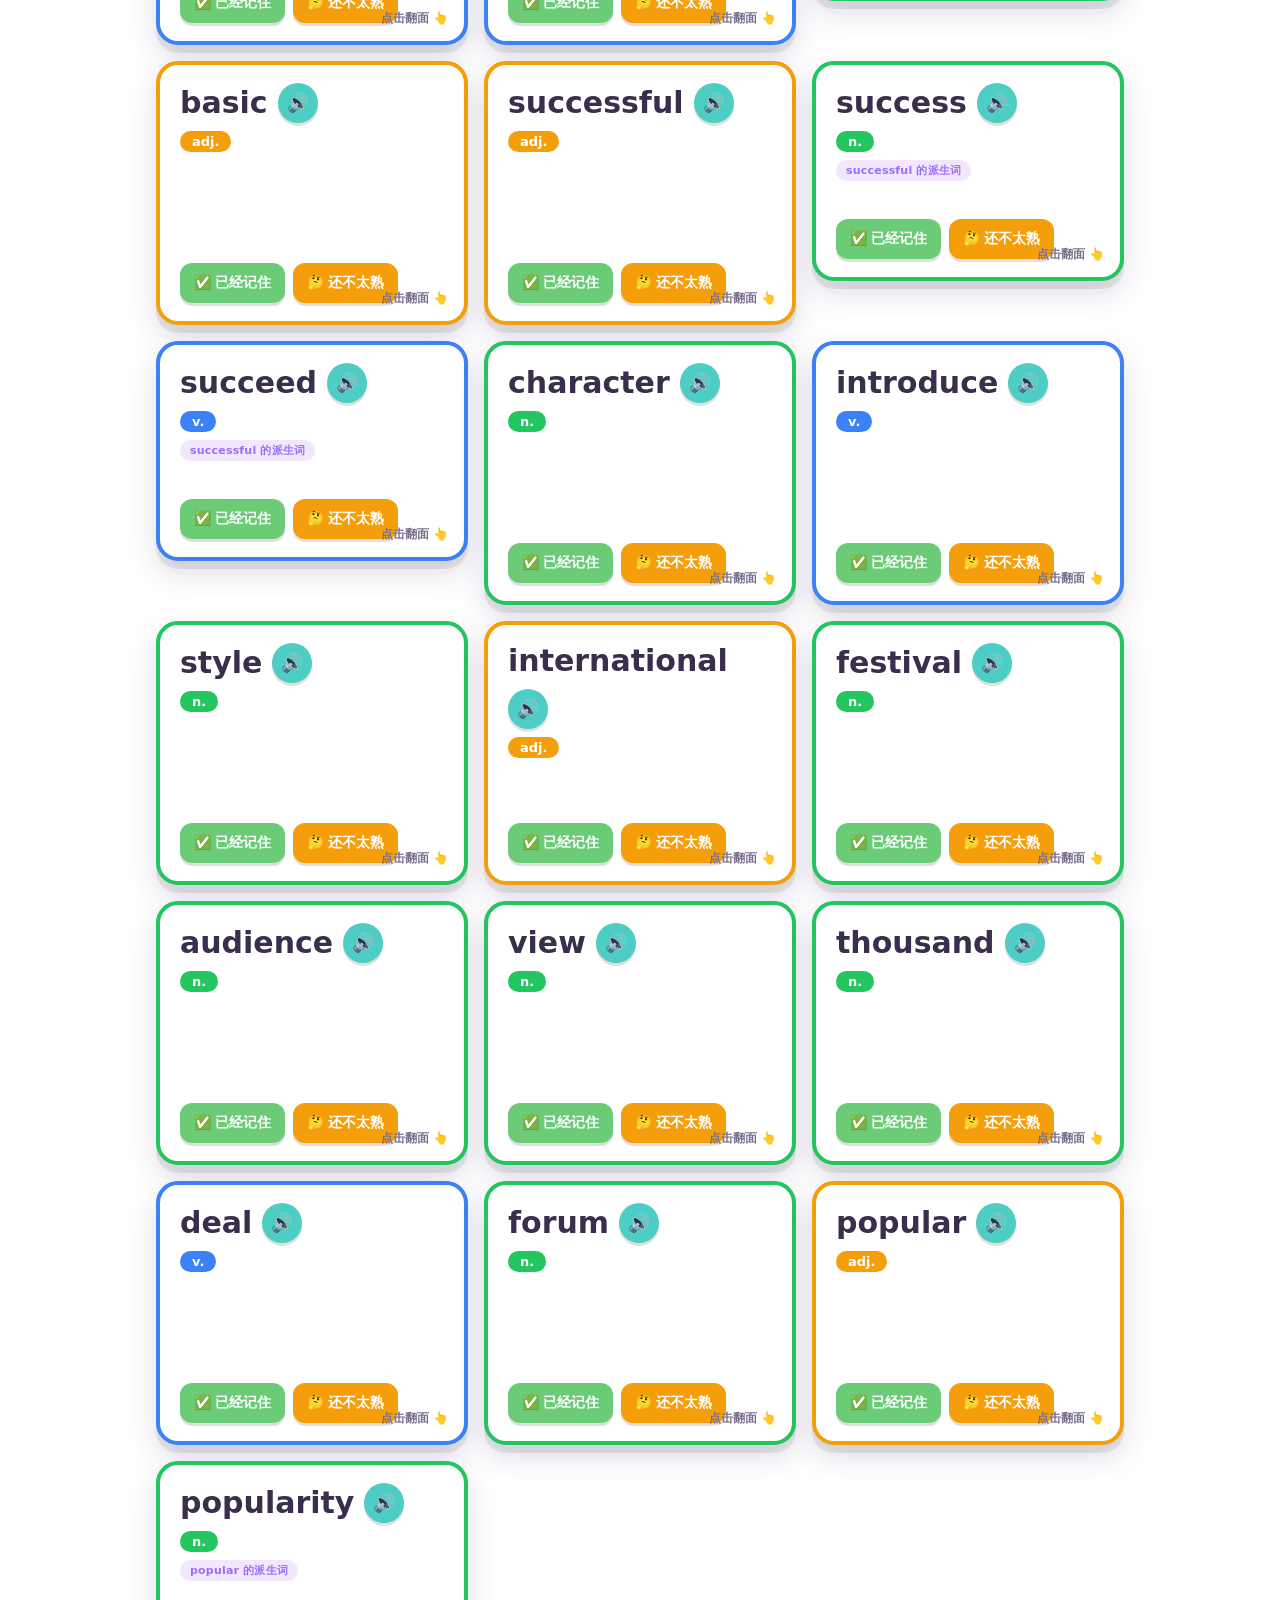
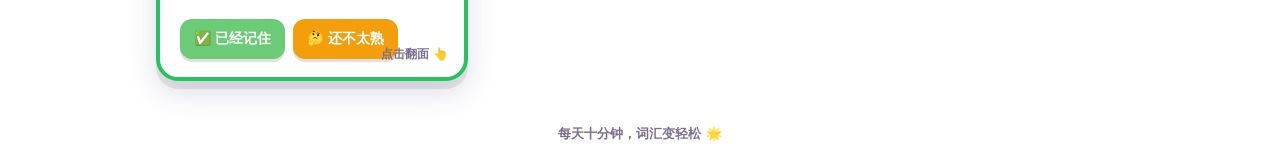
<file: u6.html>
<!DOCTYPE html>
<html lang="zh-CN">
<head>
  <meta charset="UTF-8">
  <meta name="viewport" content="width=device-width, initial-scale=1.0, maximum-scale=1.0, user-scalable=no">
  <title>词汇冒险岛 · 7A Unit 5 Films</title>
  <link rel="stylesheet" href="styles.css?v=20260929b">
  <link rel="preconnect" href="https://fonts.googleapis.com">
  <link rel="preconnect" href="https://static.cloudbase.net" crossorigin>
</head>
<body>
  <!-- 顶部栏 -->
  <header class="topbar">
    <div class="brand">
      <span class="brand-emoji">🎬</span>
      <div class="brand-text">
        <h1 id="unitTitle">词汇冒险岛</h1>
        <p id="unitSubtitle">7A Unit 5 · 电影与艺术 Films</p>
      </div>
    </div>
    <div class="topbar-right">
      <div class="progress-chip" id="progressChip">
        <span class="star">⭐</span>
        <span id="masteryText">已掌握 0 / 49</span>
      </div>
      <a class="home-btn" href="index.html" title="返回主站">🏠</a>
      <button class="voice-pick-btn" id="voicePickBtn" title="选择朗读音色">🎤</button>
    </div>
  </header>

  <!-- 单元切换 -->
  <nav class="unitnav">
    <a class="unit-btn" href="u1.html">📘 U1 · Trying new things</a>
    <a class="unit-btn" href="u2.html">💪 U2 · Strong mind</a>
    <a class="unit-btn" href="u3.html">☀️ 暑假List 1</a>
    <a class="unit-btn" href="u4.html">💼 U3 · Jobs</a>
    <a class="unit-btn" href="u5.html">🏠 U4 · Smart home</a>
    <a class="unit-btn active" href="u6.html">🎬 U5 · Films</a>
    <a class="unit-btn" href="u7.html">⛰️ U6 · Mountains</a>
    <a class="unit-btn" href="grammar.html">🧭 语法冒险岛</a>
    <a class="unit-btn" href="exam.html">🎯 考纲岛</a>
    <a class="unit-btn" href="backup.html">💾 进度备份</a>
  </nav>

  <!-- 云端同步条（未配置时自动隐藏） -->
  <div id="cloudBar" class="cloudbar" style="display:none"></div>

  <!-- 模式选择导航 -->
  <nav class="modenav" id="modeNav">
    <button class="mode-btn active" data-mode="cards">🃏<span>闪卡</span></button>
    <button class="mode-btn" data-mode="match">🔗<span>中英匹配</span></button>
    <button class="mode-btn" data-mode="forms">🔤<span>词性转换</span></button>
    <button class="mode-btn" data-mode="cloze">✏️<span>选词填空</span></button>
    <button class="mode-btn" data-mode="spell">⌨️<span>拼写练习</span></button>
    <button class="mode-btn" data-mode="sentence">💡<span>造句练习</span></button>
    <button class="mode-btn" data-mode="dictate">✍️<span>听写</span></button>
    <button class="mode-btn" data-mode="saved">⭐<span>收藏</span></button>
    <button class="mode-btn" data-mode="wrong">📒<span>错题本</span></button>
  </nav>

  <!-- 主内容区 -->
  <main id="main" class="main"></main>

  <!-- 底部激励条 -->
  <footer class="footer">
    <span id="footerTip">每天十分钟，词汇变轻松 🌟</span>
  </footer>

  <!-- 反馈气泡 -->
  <div id="toast" class="toast"></div>

  <!-- CloudBase JS SDK（固定 2.31.0，避免 latest 跳版本） -->
  <script src="https://static.cloudbase.net/cloudbase-js-sdk/2.31.0/cloudbase.full.js"></script>
  <script src="voice.js"></script>
  <script src="config.js"></script>
  <script src="cloud.js"></script>
  <script src="data6.js"></script>
  <script src="verbs.js"></script>
  <script src="forms-bank.js?v=20260926a"></script>
  <script src="forms-pdf-bank.js"></script>
  <script src="app.js?v=20260927b"></script>
</body>
</html>
</file>
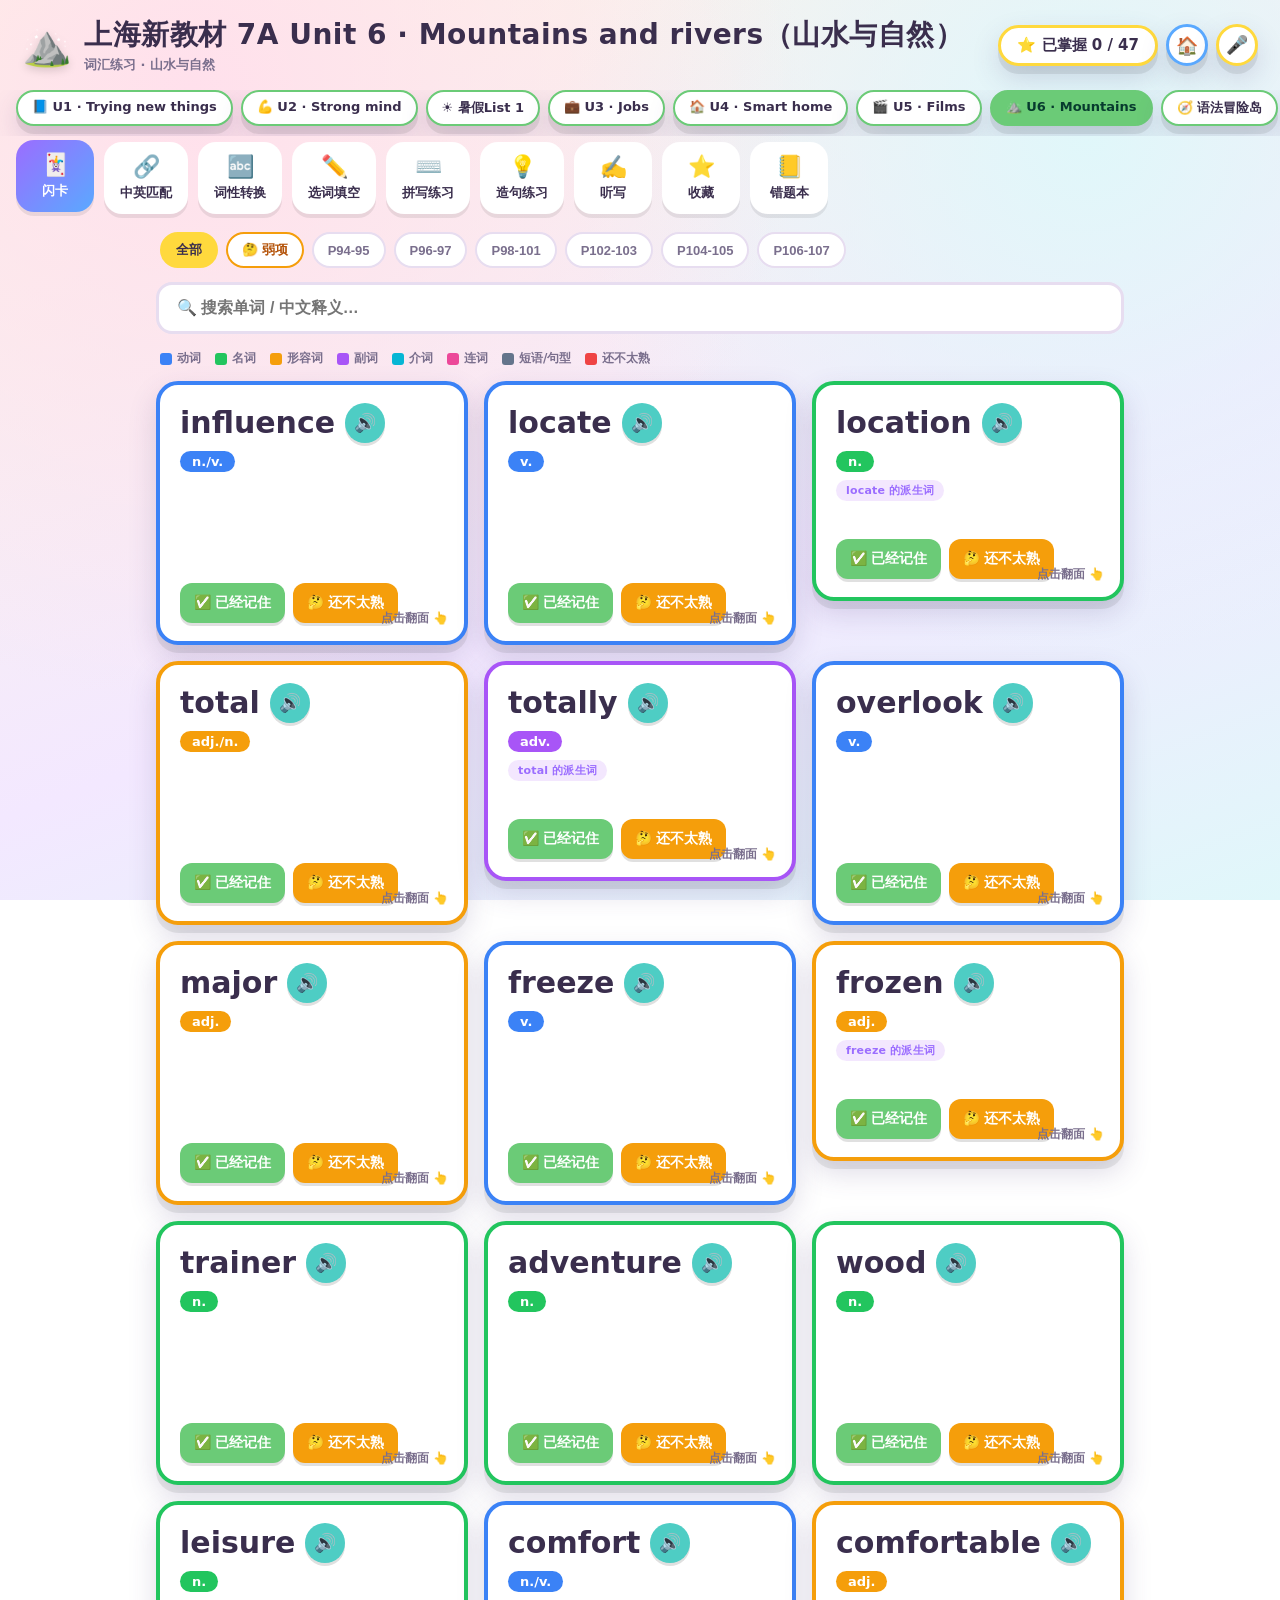
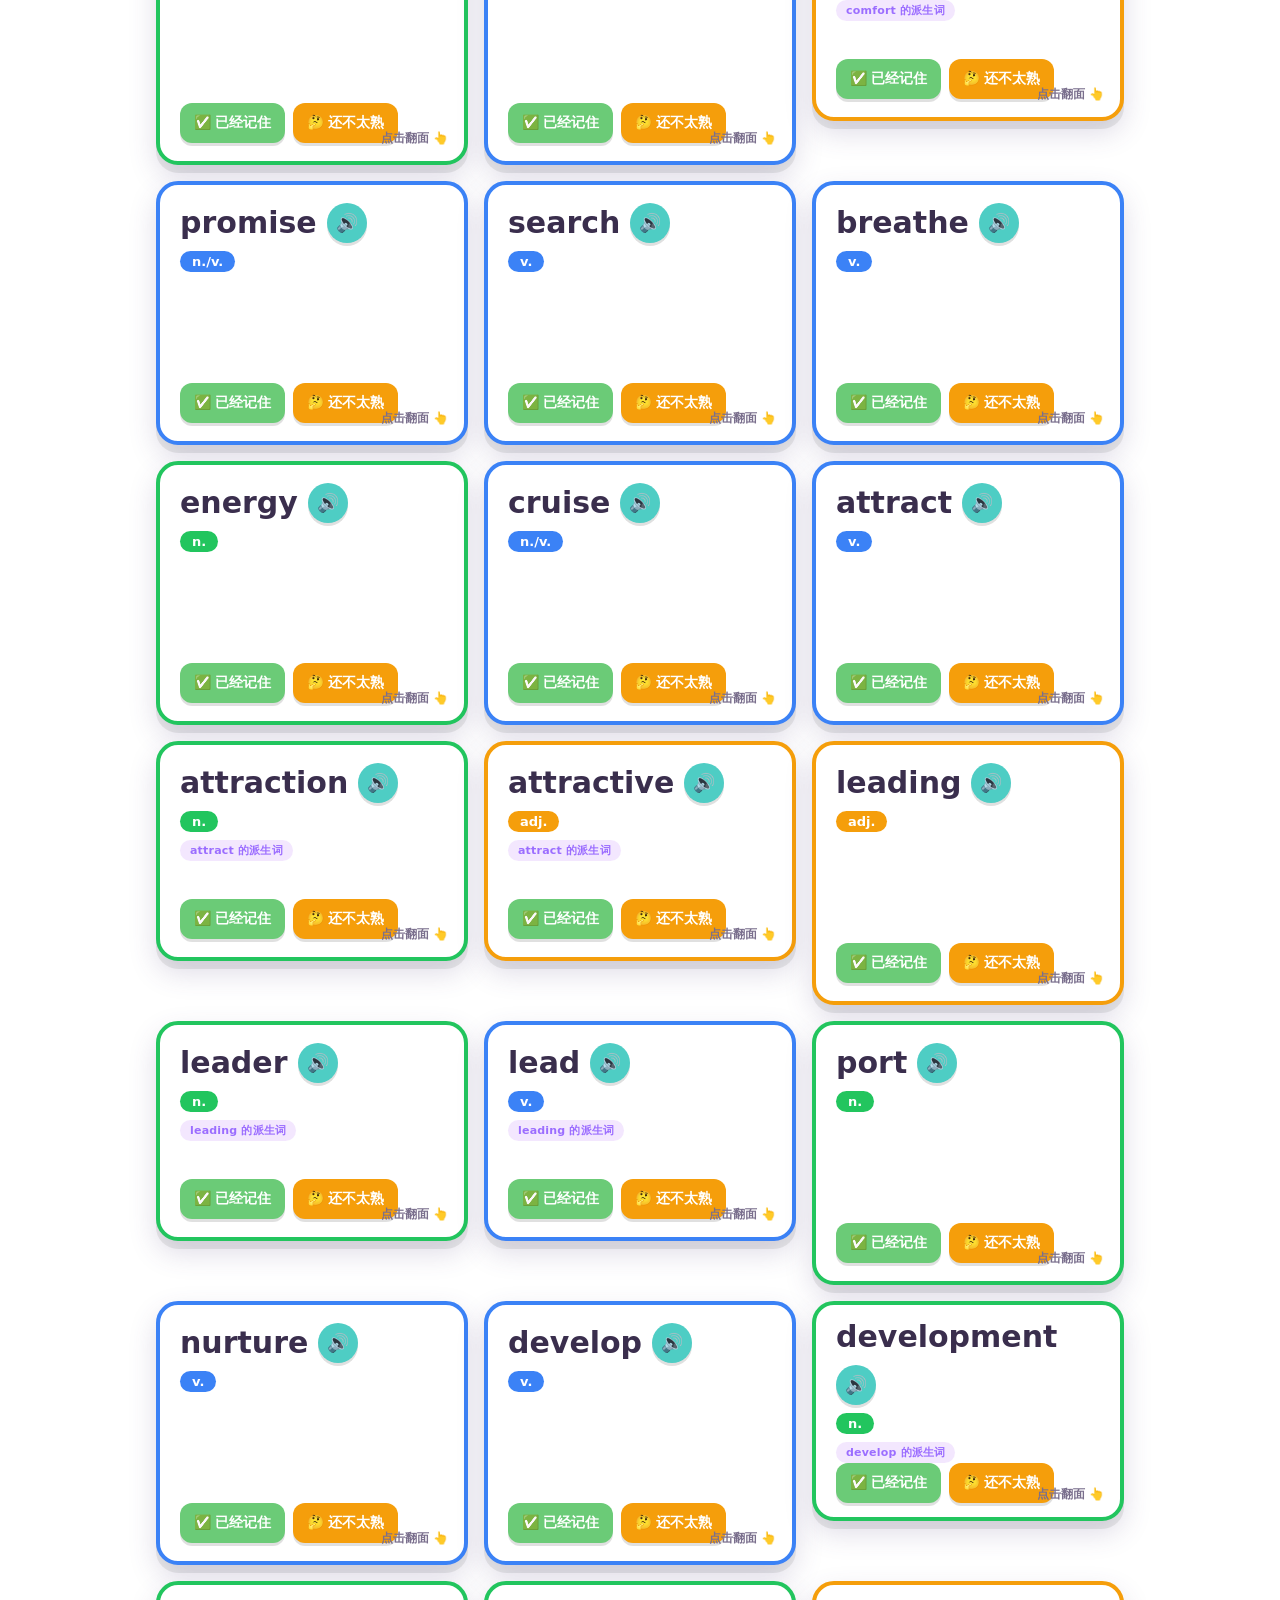
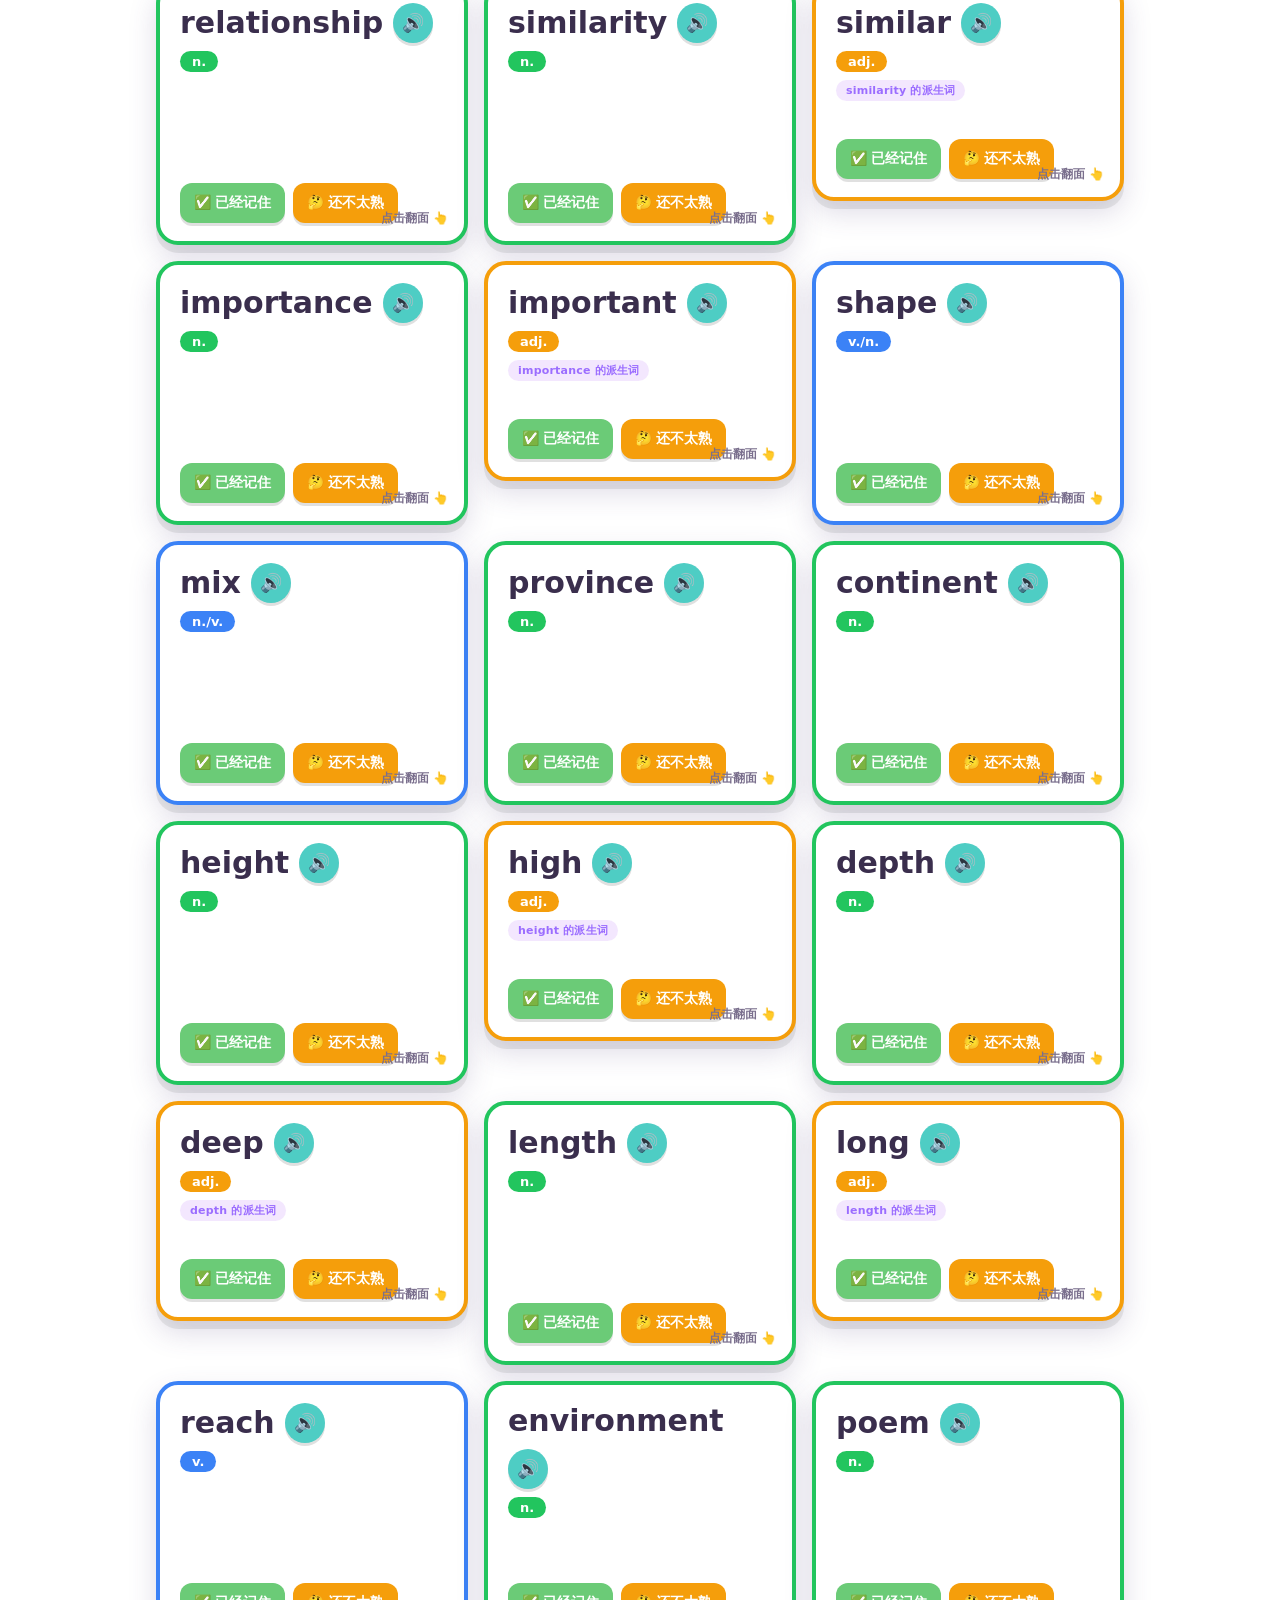
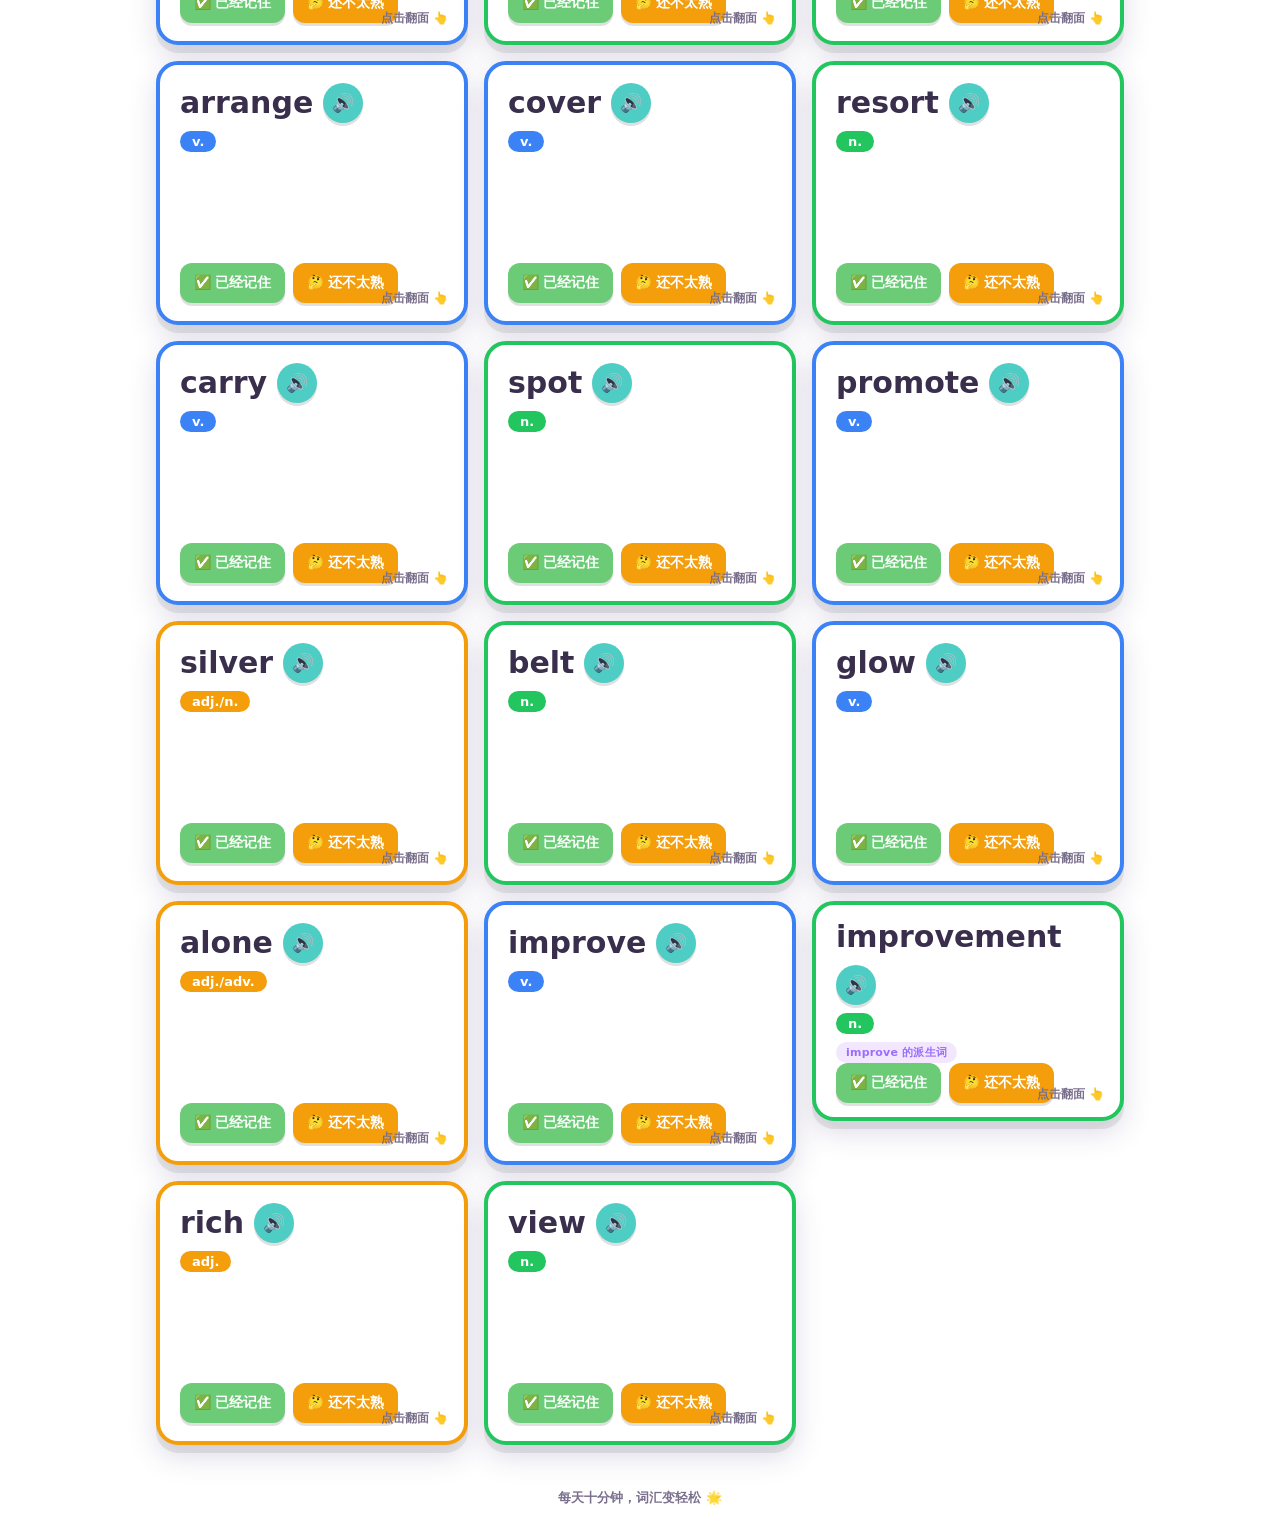
<file: u7.html>
<!DOCTYPE html>
<html lang="zh-CN">
<head>
  <meta charset="UTF-8">
  <meta name="viewport" content="width=device-width, initial-scale=1.0, maximum-scale=1.0, user-scalable=no">
  <title>词汇冒险岛 · 7A Unit 6 Mountains</title>
  <link rel="stylesheet" href="styles.css?v=20260929b">
  <link rel="preconnect" href="https://fonts.googleapis.com">
  <link rel="preconnect" href="https://static.cloudbase.net" crossorigin>
</head>
<body>
  <!-- 顶部栏 -->
  <header class="topbar">
    <div class="brand">
      <span class="brand-emoji">⛰️</span>
      <div class="brand-text">
        <h1 id="unitTitle">词汇冒险岛</h1>
        <p id="unitSubtitle">7A Unit 6 · 山水与自然 Mountains and rivers</p>
      </div>
    </div>
    <div class="topbar-right">
      <div class="progress-chip" id="progressChip">
        <span class="star">⭐</span>
        <span id="masteryText">已掌握 0 / 47</span>
      </div>
      <a class="home-btn" href="index.html" title="返回主站">🏠</a>
      <button class="voice-pick-btn" id="voicePickBtn" title="选择朗读音色">🎤</button>
    </div>
  </header>

  <!-- 单元切换 -->
  <nav class="unitnav">
    <a class="unit-btn" href="u1.html">📘 U1 · Trying new things</a>
    <a class="unit-btn" href="u2.html">💪 U2 · Strong mind</a>
    <a class="unit-btn" href="u3.html">☀️ 暑假List 1</a>
    <a class="unit-btn" href="u4.html">💼 U3 · Jobs</a>
    <a class="unit-btn" href="u5.html">🏠 U4 · Smart home</a>
    <a class="unit-btn" href="u6.html">🎬 U5 · Films</a>
    <a class="unit-btn active" href="u7.html">⛰️ U6 · Mountains</a>
    <a class="unit-btn" href="grammar.html">🧭 语法冒险岛</a>
    <a class="unit-btn" href="exam.html">🎯 考纲岛</a>
    <a class="unit-btn" href="backup.html">💾 进度备份</a>
  </nav>

  <!-- 云端同步条（未配置时自动隐藏） -->
  <div id="cloudBar" class="cloudbar" style="display:none"></div>

  <!-- 模式选择导航 -->
  <nav class="modenav" id="modeNav">
    <button class="mode-btn active" data-mode="cards">🃏<span>闪卡</span></button>
    <button class="mode-btn" data-mode="match">🔗<span>中英匹配</span></button>
    <button class="mode-btn" data-mode="forms">🔤<span>词性转换</span></button>
    <button class="mode-btn" data-mode="cloze">✏️<span>选词填空</span></button>
    <button class="mode-btn" data-mode="spell">⌨️<span>拼写练习</span></button>
    <button class="mode-btn" data-mode="sentence">💡<span>造句练习</span></button>
    <button class="mode-btn" data-mode="dictate">✍️<span>听写</span></button>
    <button class="mode-btn" data-mode="saved">⭐<span>收藏</span></button>
    <button class="mode-btn" data-mode="wrong">📒<span>错题本</span></button>
  </nav>

  <!-- 主内容区 -->
  <main id="main" class="main"></main>

  <!-- 底部激励条 -->
  <footer class="footer">
    <span id="footerTip">每天十分钟，词汇变轻松 🌟</span>
  </footer>

  <!-- 反馈气泡 -->
  <div id="toast" class="toast"></div>

  <!-- CloudBase JS SDK（固定 2.31.0，避免 latest 跳版本） -->
  <script src="https://static.cloudbase.net/cloudbase-js-sdk/2.31.0/cloudbase.full.js"></script>
  <script src="voice.js"></script>
  <script src="config.js"></script>
  <script src="cloud.js"></script>
  <script src="data7.js"></script>
  <script src="verbs.js"></script>
  <script src="forms-bank.js?v=20260926a"></script>
  <script src="forms-pdf-bank.js"></script>
  <script src="app.js?v=20260927b"></script>
</body>
</html>
</file>
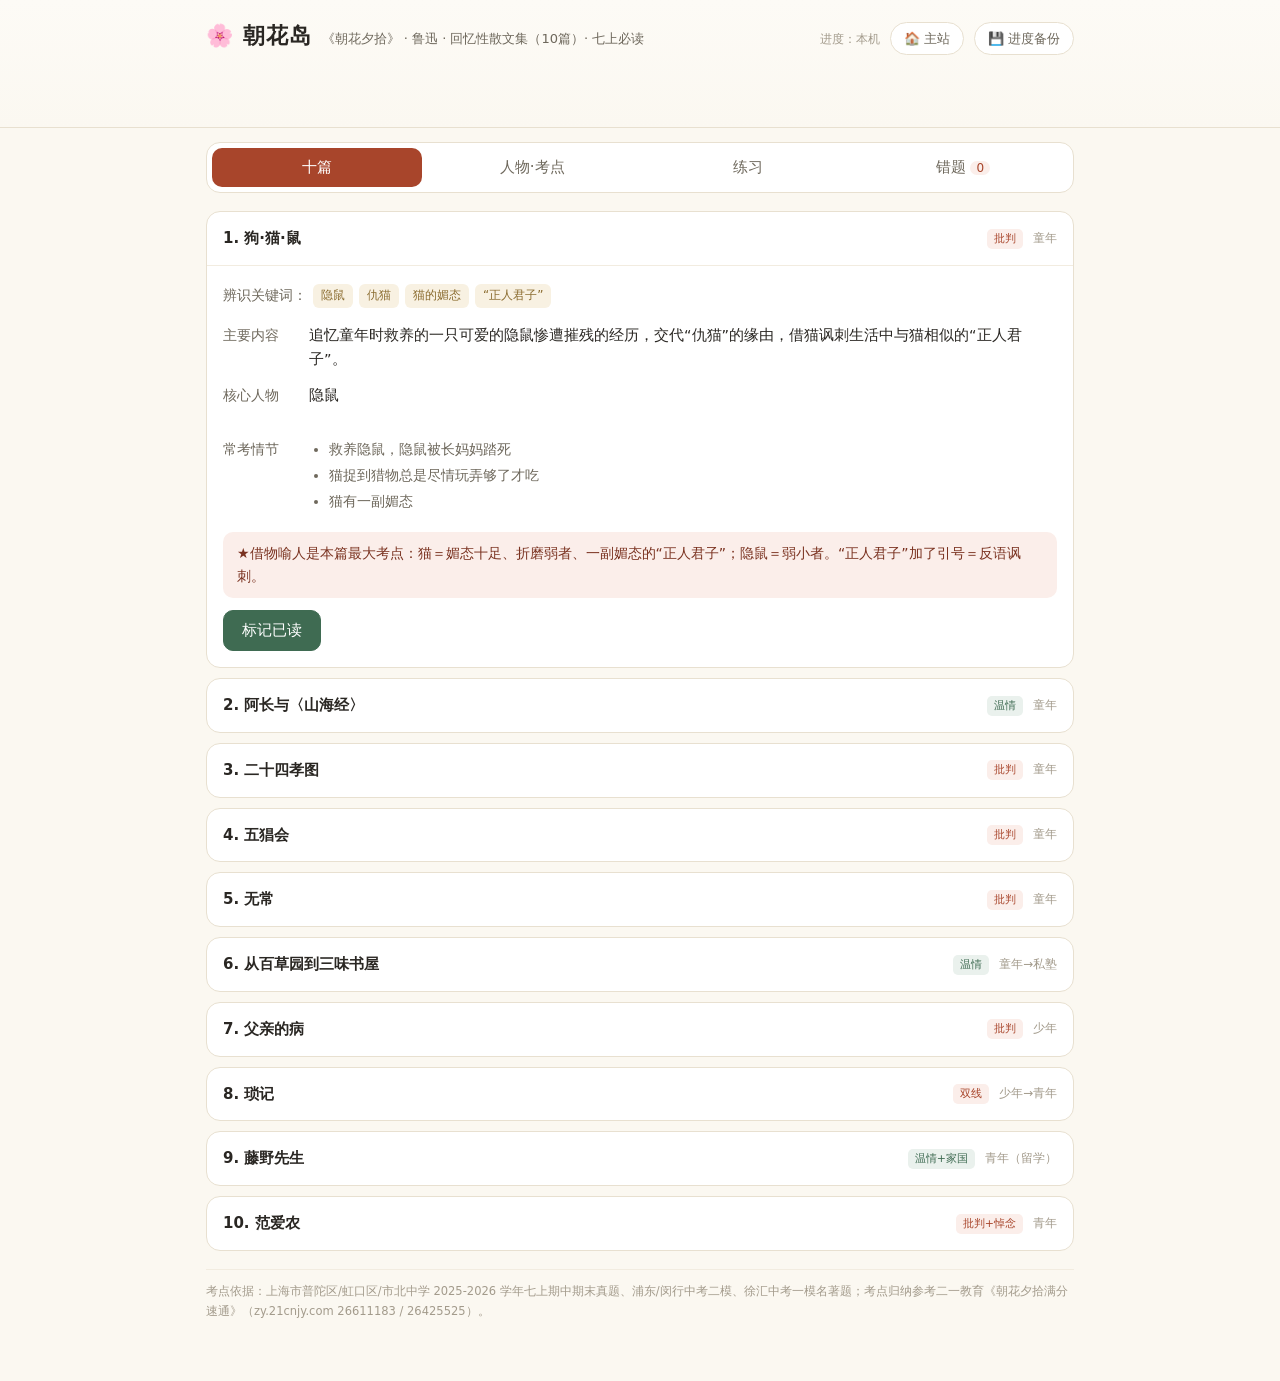
<file: zhs.html>
<!DOCTYPE html>
<html lang="zh-CN">
<head>
<meta charset="UTF-8">
<meta name="viewport" content="width=device-width,initial-scale=1,viewport-fit=cover">
<title>朝花岛 · 朝花夕拾</title>
<style>
:root{
  --paper:#FBF8F1; --card:#FFFFFF;
  --ink:#2A2723; --ink2:#6E685C; --ink3:#A39B8C;
  --line:#E8E0D0; --line2:#F2ECE0;
  --zhu:#A8452B; --zhu-bg:#FBEEEA;
  --bamboo:#3F6B52; --bamboo-bg:#EAF1ED;
  --gold:#B08A3E; --gold-bg:#F8F1E2;
  --radius:14px;
}
*{box-sizing:border-box;-webkit-tap-highlight-color:transparent;}
html,body{margin:0;padding:0;}
body{
  font-family:"PingFang SC","Hiragino Sans GB","Microsoft YaHei",system-ui,sans-serif;
  color:var(--ink); background:var(--paper);
  font-size:16px; line-height:1.65;
  padding-bottom:env(safe-area-inset-bottom);
}
.wrap{max-width:900px;margin:0 auto;padding:0 16px 60px;}

/* ── 顶栏 ── */
header{
  background:linear-gradient(180deg,#FDFBF6,var(--paper));
  border-bottom:1px solid var(--line);
  padding:18px 0 12px; margin-bottom:8px;
}
.htop{display:flex;align-items:baseline;gap:10px;flex-wrap:wrap;}
h1{font-size:22px;margin:0;font-weight:600;letter-spacing:1px;}
.sub{font-size:13px;color:var(--ink2);}
.sync{font-size:12px;color:var(--ink3);margin-left:auto;}
.sync b{color:var(--bamboo);font-weight:500;}
.home{font-size:13px;color:var(--ink2);text-decoration:none;background:var(--card);
  border:1px solid var(--line);border-radius:20px;padding:5px 13px;}
.home:hover{border-color:var(--ink3);color:var(--ink);}

/* ── 主导航 ── */
nav{display:flex;gap:6px;margin:14px 0 18px;background:var(--card);
  padding:5px;border-radius:var(--radius);border:1px solid var(--line);}
nav button{
  flex:1;border:0;background:transparent;color:var(--ink2);
  font-size:15px;font-family:inherit;padding:10px 4px;border-radius:10px;cursor:pointer;
}
nav button.on{background:var(--zhu);color:#fff;font-weight:500;}
nav .badge{display:inline-block;background:var(--zhu-bg);color:var(--zhu);
  border-radius:9px;padding:0 6px;font-size:12px;margin-left:4px;}
nav button.on .badge{background:rgba(255,255,255,.25);color:#fff;}

/* ── 通用 ── */
.view{display:none;} .view.on{display:block;}
.card{background:var(--card);border:1px solid var(--line);
  border-radius:var(--radius);padding:16px 18px;margin-bottom:12px;}
h2{font-size:17px;margin:0 0 12px;font-weight:600;}
h3{font-size:15px;margin:16px 0 8px;font-weight:600;color:var(--zhu);}
.muted{color:var(--ink2);font-size:14px;}
.chip{display:inline-block;border:1px solid var(--line);background:var(--card);
  border-radius:20px;padding:6px 14px;font-size:14px;cursor:pointer;margin:0 6px 8px 0;color:var(--ink2);}
.chip.on{background:var(--bamboo);border-color:var(--bamboo);color:#fff;}
.btn{border:1px solid var(--line);background:var(--card);color:var(--ink);
  border-radius:10px;padding:10px 18px;font-size:15px;font-family:inherit;cursor:pointer;}
.btn.pri{background:var(--zhu);border-color:var(--zhu);color:#fff;}
.btn.green{background:var(--bamboo);border-color:var(--bamboo);color:#fff;}
.btn:disabled{opacity:.4;cursor:default;}
.row{display:flex;gap:8px;flex-wrap:wrap;align-items:center;}

/* ── 篇目 ── */
.unit{border:1px solid var(--line);border-radius:var(--radius);
  margin-bottom:10px;background:var(--card);overflow:hidden;}
.uhead2{padding:14px 16px;cursor:pointer;display:flex;align-items:center;gap:10px;}
.uhead2 .t{font-weight:600;font-size:15px;flex:1;}
.uhead2 .r{font-size:12px;color:var(--ink3);}
.ulist{border-top:1px solid var(--line2);display:none;}
.unit.open .ulist{display:block;padding:12px 16px 16px;}
.keywrap{display:flex;flex-wrap:wrap;gap:6px;margin:6px 0 10px;}
.key{font-size:12px;background:var(--gold-bg);color:#8A6B2E;
  border-radius:6px;padding:2px 8px;}
.kv{display:flex;gap:10px;padding:6px 0;font-size:14.5px;align-items:baseline;}
.kv .k{flex:0 0 76px;color:var(--ink2);font-size:13.5px;}
.kv .v{flex:1;}
.tagzhu{font-size:11px;border-radius:5px;padding:1px 7px;flex:0 0 auto;}
.tagzhu.wq{background:var(--bamboo-bg);color:var(--bamboo);}
.tagzhu.pp{background:var(--zhu-bg);color:var(--zhu);}
.tagzhu.sx{background:var(--gold-bg);color:#8A6B2E;}
.star{background:var(--zhu-bg);border-radius:10px;padding:10px 14px;
  font-size:14px;margin:10px 0 0;color:#7A3220;}
.epsl{margin:6px 0 0;padding-left:20px;font-size:14px;color:var(--ink2);}
.epsl li{margin:3px 0;}

/* ── 考点 ── */
.pcard{border:1px solid var(--line);border-radius:var(--radius);
  background:var(--card);padding:14px 16px;margin-bottom:10px;}
.pcard .hd{display:flex;align-items:baseline;gap:8px;flex-wrap:wrap;}
.pcard .nm{font-size:16px;font-weight:600;}
.pcard .fm{font-size:12px;color:var(--ink3);}
.pcard .bad{color:var(--zhu);}
.qu{display:flex;flex-wrap:wrap;gap:6px;margin:8px 0;}
.qu span{font-size:12.5px;background:var(--bamboo-bg);color:var(--bamboo);
  border-radius:6px;padding:2px 9px;}
.senti{background:var(--gold-bg);border-radius:8px;padding:7px 11px;
  font-size:13px;color:#6B5626;margin-top:8px;}
.tmpl .f{font-size:14.5px;margin:6px 0;}
.tmpl .eg{background:var(--line2);border-radius:8px;padding:9px 12px;
  font-size:13.5px;color:var(--ink2);}
table{width:100%;border-collapse:collapse;font-size:14px;margin:10px 0;
  background:var(--card);border:1px solid var(--line);border-radius:8px;overflow:hidden;}
th{background:var(--gold-bg);color:#6B5626;text-align:left;padding:8px 10px;
  font-weight:600;font-size:13px;}
td{padding:8px 10px;border-top:1px solid var(--line2);vertical-align:top;}

/* ── 练习 ── */
.qbox{background:var(--card);border:1px solid var(--line);border-radius:var(--radius);
  padding:20px 18px;margin-bottom:12px;min-height:200px;display:flex;
  flex-direction:column;justify-content:center;}
.qlabel{font-size:13px;color:var(--gold);margin-bottom:8px;}
.qtext{font-size:17px;line-height:1.75;margin-bottom:16px;}
.ans{font-size:15.5px;color:var(--bamboo);margin-top:10px;display:none;line-height:1.7;}
.ans.on{display:block;}
.ans.w{color:var(--zhu);}
.opts{display:grid;gap:8px;margin-top:6px;}
.opt{border:1px solid var(--line);background:var(--card);border-radius:10px;
  padding:12px 14px;font-size:15px;cursor:pointer;text-align:left;font-family:inherit;color:var(--ink);line-height:1.5;}
.opt:hover{border-color:var(--ink3);}
.opt.right{background:var(--bamboo-bg);border-color:var(--bamboo);color:var(--bamboo);}
.opt.wrong{background:var(--zhu-bg);border-color:var(--zhu);color:var(--zhu);}
.opt:disabled{cursor:default;}
.prog{font-size:13px;color:var(--ink2);margin-bottom:10px;display:flex;
  justify-content:space-between;}
.sense2{display:grid;grid-template-columns:1fr 1fr;gap:10px;margin-top:6px;}
.sense2 button{border:1px solid var(--line);background:var(--card);border-radius:12px;
  padding:16px 10px;font-size:16px;font-family:inherit;cursor:pointer;color:var(--ink);}
.sense2 button.wq{background:var(--bamboo-bg);border-color:var(--bamboo);color:var(--bamboo);}
.sense2 button.pp{background:var(--zhu-bg);border-color:var(--zhu);color:var(--zhu);}
.sense2 button.dim{opacity:.45;}
.sense2 button:disabled{cursor:default;}
.empty{text-align:center;color:var(--ink3);padding:50px 20px;font-size:15px;}
.src{font-size:11.5px;color:var(--ink3);line-height:1.7;margin-top:18px;
  padding-top:12px;border-top:1px solid var(--line2);}

@media(max-width:520px){
  h1{font-size:20px;}
  .kv{flex-direction:column;gap:2px;}
  .kv .k{flex:none;}
  .sense2{grid-template-columns:1fr;}
}
</style>
</head>

<body>

<header>
  <div class="wrap">
    <div class="htop">
      <h1>🌸 朝花岛</h1>
      <span class="sub" id="subTitle">《朝花夕拾》整本书阅读</span>
      <span class="sync" id="syncState">进度：本机</span>
      <a class="home" href="index.html">🏠 主站</a><a class="home" href="backup.html">💾 进度备份</a>
    </div>
  </div>
</header>

<div class="wrap">
  <nav>
    <button class="on" data-v="pian">十篇</button>
    <button data-v="kao">人物·考点</button>
    <button data-v="drill">练习</button>
    <button data-v="wrong">错题<span class="badge" id="wrongN">0</span></button>
  </nav>

  <!-- 十篇 -->
  <section class="view on" id="v-pian">
    <div id="pianList"></div>
  </section>

  <!-- 人物·考点 -->
  <section class="view" id="v-kao">
    <div class="row" style="margin-bottom:12px;">
      <button class="chip on" data-k="p">人物</button>
      <button class="chip" data-k="c">文学常识</button>
      <button class="chip" data-k="t">答题模板</button>
    </div>
    <div id="kaoBody"></div>
  </section>

  <!-- 练习 -->
  <section class="view" id="v-drill">
    <div class="row" style="margin-bottom:12px;">
      <button class="chip on" data-d="card">闪卡</button>
      <button class="chip" data-d="quiz">选择题</button>
      <button class="chip" data-d="sense">温情·批判</button>
    </div>
    <div id="drillBody"></div>
  </section>

  <!-- 错题 -->
  <section class="view" id="v-wrong">
    <div id="wrongBody"></div>
  </section>

  <div class="src" id="srcNote"></div>
</div>

<script src="https://static.cloudbase.net/cloudbase-js-sdk/2.31.0/cloudbase.full.js"></script>
<script src="config.js"></script>
<script src="cloud.js"></script>
<script src="zhs-data.js"></script>
<script src="zhs.js"></script>
</body>
</html>
</file>
<file: styles.css>
/* ===== 词汇冒险岛 · 活泼游戏风 ===== */
:root {
  --bg1: #fef6e4;
  --bg2: #e0f7fa;
  --bg3: #ffe0ec;
  --card: #ffffff;
  --ink: #3a2e4d;
  --ink-soft: #7a6f8d;
  --coral: #ff6b6b;
  --sunny: #ffd93d;
  --turq: #4ecdc4;
  --purple: #9b6dff;
  --mint: #6bcB77;
  --sky: #5aa9ff;
  --shadow: 0 8px 0 rgba(0,0,0,0.08), 0 12px 28px rgba(80,60,120,0.18);
  --radius: 22px;
}

* { box-sizing: border-box; -webkit-tap-highlight-color: transparent; }

html, body {
  margin: 0;
  padding: 0;
  font-family: "PingFang SC", "Microsoft YaHei", "Nunito", system-ui, sans-serif;
  color: var(--ink);
  background:
    radial-gradient(circle at 15% 10%, var(--bg3) 0%, transparent 45%),
    radial-gradient(circle at 85% 15%, var(--bg2) 0%, transparent 40%),
    linear-gradient(160deg, var(--bg1), #f3e8ff 60%, var(--bg2));
  background-attachment: fixed;
  min-height: 100vh;
}

/* ---- 顶部栏 ---- */
.topbar {
  display: flex;
  align-items: center;
  justify-content: space-between;
  padding: 16px 22px;
  gap: 12px;
  flex-wrap: wrap;
}
.brand { display: flex; align-items: center; gap: 12px; }
.brand-emoji { font-size: 40px; filter: drop-shadow(0 3px 4px rgba(0,0,0,.15)); }
.brand-text h1 { margin: 0; font-size: 24px; font-weight: 900; letter-spacing: .5px; }
.brand-text p { margin: 2px 0 0; font-size: 13px; color: var(--ink-soft); font-weight: 700; }
.progress-chip {
  background: var(--card);
  border: 3px solid var(--sunny);
  border-radius: 999px;
  padding: 8px 16px;
  font-weight: 800;
  font-size: 15px;
  display: flex; align-items: center; gap: 6px;
  box-shadow: var(--shadow);
}

/* ---- 单元切换 ---- */
.unitnav {
  display: flex;
  gap: 8px;
  padding: 0 16px 10px;
  overflow-x: auto;
  scrollbar-width: none;
}
.unitnav::-webkit-scrollbar { display: none; }
.unit-btn {
  flex: 0 0 auto;
  text-decoration: none;
  border: 2px solid var(--mint);
  background: var(--card);
  color: var(--ink);
  border-radius: 999px;
  padding: 7px 14px;
  font-weight: 800;
  font-size: 13px;
  white-space: nowrap;
  transition: transform .12s ease, box-shadow .12s ease;
  box-shadow: var(--shadow);
}
.unit-btn:hover { transform: translateY(-1px); }
.unit-btn.active {
  background: var(--mint);
  color: #073b2e;
  border-color: var(--mint);
}

/* ---- 模式导航 ---- */
.modenav {
  display: flex;
  gap: 10px;
  padding: 6px 16px 14px;
  overflow-x: auto;
  scrollbar-width: none;
}
.modenav::-webkit-scrollbar { display: none; }
.mode-btn {
  flex: 0 0 auto;
  border: none;
  background: var(--card);
  border-radius: 18px;
  padding: 12px 16px;
  font-size: 22px;
  font-weight: 800;
  color: var(--ink);
  cursor: pointer;
  display: flex; flex-direction: column; align-items: center; gap: 4px;
  min-width: 78px;
  box-shadow: 0 4px 0 rgba(0,0,0,0.08);
  transition: transform .12s, box-shadow .12s;
}
.mode-btn span { font-size: 13px; }
.mode-btn:active { transform: translateY(3px); box-shadow: 0 1px 0 rgba(0,0,0,0.08); }
.mode-btn.active { background: linear-gradient(135deg, var(--purple), var(--sky)); color: #fff; transform: translateY(-2px); }

/* ---- 主区域 ---- */
.main { padding: 4px 16px 28px; max-width: 1000px; margin: 0 auto; }

.panel-title { font-size: 22px; font-weight: 900; margin: 8px 4px 4px; }
.panel-hint { font-size: 14px; color: var(--ink-soft); font-weight: 700; margin: 0 4px 16px; }

/* ---- 通用按钮 ---- */
.btn {
  border: none;
  border-radius: 16px;
  padding: 14px 22px;
  font-size: 17px;
  font-weight: 900;
  cursor: pointer;
  color: #fff;
  background: linear-gradient(135deg, var(--turq), var(--sky));
  box-shadow: 0 5px 0 rgba(0,0,0,0.12);
  transition: transform .1s, box-shadow .1s;
  min-height: 52px;
}
.btn:active { transform: translateY(4px); box-shadow: 0 1px 0 rgba(0,0,0,0.12); }
.btn.coral { background: linear-gradient(135deg, var(--coral), #ff9f43); }
.btn.purple { background: linear-gradient(135deg, var(--purple), #c86bff); }
.btn.ghost { background: #fff; color: var(--ink); border: 3px solid #e7ddf0; box-shadow: 0 5px 0 rgba(0,0,0,0.06); }
.btn.small { padding: 10px 16px; font-size: 15px; min-height: 44px; border-radius: 14px; }
.btn:disabled { opacity: .5; cursor: not-allowed; }

/* ---- 闪卡 ---- */
.section-tabs { display: flex; flex-wrap: wrap; gap: 8px; margin: 0 4px 14px; }
.section-tab {
  border: 2px solid #e7ddf0; background: #fff; color: var(--ink-soft);
  border-radius: 999px; padding: 7px 14px; font-size: 13px; font-weight: 800; cursor: pointer;
}
.section-tab.active { background: var(--sunny); border-color: var(--sunny); color: var(--ink); }
.section-tab.weak-tab { border-color: #f59e0b; color: #b45309; }
.section-tab.weak-tab.active { background: #f59e0b; border-color: #f59e0b; color: #fff; }

.group-nav { display: flex; align-items: center; gap: 10px; margin: 0 4px 14px; flex-wrap: wrap; }
.group-nav .group-label { font-weight: 800; color: var(--ink-soft); font-size: 13px; flex: 1; text-align: center; }
.group-nav .btn:disabled { opacity: .4; cursor: not-allowed; }

.search-box {
  width: 100%; padding: 14px 18px; font-size: 16px; font-weight: 700;
  border: 3px solid #e7ddf0; border-radius: 16px; margin: 0 0 16px; outline: none;
  background: #fff;
}
.search-box:focus { border-color: var(--turq); }

.card-grid {
  display: grid;
  grid-template-columns: repeat(auto-fill, minmax(280px, 1fr));
  gap: 16px;
}
.flip-card { perspective: 1000px; height: 264px; cursor: pointer; position: relative; }
.flip-inner {
  position: relative; width: 100%; height: 100%;
  transition: transform .5s; transform-style: preserve-3d;
}
.flip-card.flipped .flip-inner { transform: rotateY(180deg); }
.flip-face {
  position: absolute; inset: 0; backface-visibility: hidden;
  background: var(--card); border-radius: var(--radius);
  box-shadow: var(--shadow); padding: 18px 20px;
  display: flex; flex-direction: column; justify-content: center;
  border: 4px solid transparent;
}
.flip-front { align-items: flex-start; }
.flip-front .fc-word { font-size: 26px; font-weight: 900; line-height: 1.2; }
.fc-word-row { display: flex; align-items: center; gap: 10px; flex-wrap: wrap; }
/* ---- 发音按钮 ---- */
.fc-speak {
  border: none; background: var(--turq); color: #fff;
  width: 40px; height: 40px; border-radius: 50%;
  font-size: 18px; line-height: 1; cursor: pointer; flex: 0 0 auto;
  box-shadow: 0 3px 0 rgba(0,0,0,.12);
  display: inline-flex; align-items: center; justify-content: center;
  transition: transform .08s;
}
.fc-speak:active { transform: translateY(2px); box-shadow: 0 1px 0 rgba(0,0,0,.12); }
.fc-speak:hover { filter: brightness(1.05); }
.fb-row .fc-speak { width: 28px; height: 28px; font-size: 14px; margin-left: 3px; vertical-align: middle; box-shadow: 0 2px 0 rgba(0,0,0,.12); }
.flip-front .fc-pos { display: inline-block; margin-top: 8px; background: var(--bg2); color: #2c7a7b; padding: 3px 12px; border-radius: 999px; font-size: 13px; font-weight: 800; }
.flip-front .fc-tip { position: absolute; bottom: 14px; right: 16px; font-size: 12px; color: var(--ink-soft); font-weight: 700; }
.fc-action { margin-top: auto; align-self: flex-start; }
.fc-btn {
  border: none;
  background: var(--mint);
  color: #fff;
  font-weight: 900;
  font-size: 14px;
  border-radius: 12px;
  padding: 9px 14px;
  cursor: pointer;
  box-shadow: 0 3px 0 rgba(0,0,0,.12);
  min-height: 40px;
  min-width: 0;
}
.fc-btn:active { transform: translateY(2px); box-shadow: 0 1px 0 rgba(0,0,0,.12); }
.fc-undo { background: #b9aecb; }
.fc-weak { background: #f59e0b; }
.fc-btns { display: flex; gap: 8px; flex-wrap: wrap; }
.fc-btns .fc-btn { margin-top: 0; align-self: auto; flex: 0 0 auto; }
.card-hide { opacity: 0; transform: scale(.92); pointer-events: none; transition: opacity .28s, transform .28s; }
/* ---- 「还不太熟」红色等级：用红色外发光 + 右上角「弱」角标表示，不占用边框（边框留给词性）---- */
.flip-card.weak-l1 { box-shadow: 0 0 0 3px rgba(248,113,113,.45); }
.flip-card.weak-l2 { box-shadow: 0 0 0 4px rgba(239,68,68,.6); }
.flip-card.weak-l3 { box-shadow: 0 0 0 5px rgba(220,38,38,.8); }
.flip-card.weak-l1::after, .flip-card.weak-l2::after, .flip-card.weak-l3::after {
  content: '弱'; position: absolute; top: 0; right: 0; z-index: 6;
  background: #ef4444; color: #fff; font-size: 11px; font-weight: 900;
  padding: 3px 9px; border-bottom-left-radius: 12px;
}
.flip-card.weak-l1 .fc-weak, .flip-card.weak-l2 .fc-weak, .flip-card.weak-l3 .fc-weak { background: #ef4444; }

/* ---- 词性配色：边框 + POS 标签 按词性着色（闪卡模式）---- */
.pos-verb   .flip-face { border-color: #3b82f6; }
.pos-noun   .flip-face { border-color: #22c55e; }
.pos-adj    .flip-face { border-color: #f59e0b; }
.pos-adv    .flip-face { border-color: #a855f7; }
.pos-prep   .flip-face { border-color: #06b6d4; }
.pos-conj   .flip-face { border-color: #ec4899; }
.pos-phrase .flip-face { border-color: #64748b; }
.pos-default .flip-face { border-color: #94a3b8; }
.pos-verb   .fc-pos { background:#3b82f6; color:#fff; }
.pos-noun   .fc-pos { background:#22c55e; color:#fff; }
.pos-adj    .fc-pos { background:#f59e0b; color:#fff; }
.pos-adv    .fc-pos { background:#a855f7; color:#fff; }
.pos-prep   .fc-pos { background:#06b6d4; color:#fff; }
.pos-conj   .fc-pos { background:#ec4899; color:#fff; }
.pos-phrase .fc-pos { background:#64748b; color:#fff; }
.pos-default .fc-pos { background:#94a3b8; color:#fff; }

/* ---- 词性图例 ---- */
.pos-legend { display: flex; flex-wrap: wrap; gap: 6px 14px; margin: 0 4px 14px; font-size: 12px; font-weight: 800; color: var(--ink-soft); }
.pl-item { display: inline-flex; align-items: center; gap: 5px; }
.pl-item i { width: 12px; height: 12px; border-radius: 3px; display: inline-block; }
.flip-back .fc-btn { margin-top: 14px; }
.flip-back { transform: rotateY(180deg); overflow-y: auto; }
.flip-back .fb-meaning { font-size: 20px; font-weight: 900; color: var(--purple); margin-bottom: 8px; }
.flip-back .fb-row { font-size: 14px; font-weight: 700; margin: 3px 0; color: var(--ink); line-height: 1.45; }
.flip-back .fb-label { color: var(--coral); }
.flip-back .fb-cn { display: block; font-weight: 700; font-size: 13px; color: var(--ink-soft); opacity: .85; margin-top: 2px; }
/* ---- 原型 / 词性转换 分区 ---- */
.fb-section { margin-bottom: 12px; padding-bottom: 10px; border-bottom: 1px dashed rgba(255,255,255,.14); }
.fb-section:last-child { border-bottom: none; margin-bottom: 0; padding-bottom: 0; }
.fb-sec-title { font-size: 13px; font-weight: 900; color: var(--turq); margin-bottom: 6px; letter-spacing: .4px; }
.fb-deriv { margin: 6px 0; padding: 8px 10px; background: rgba(255,255,255,.05); border-radius: 10px; border-left: 3px solid var(--purple); }
.fb-deriv-head { font-size: 15px; font-weight: 800; color: var(--ink); }
.fb-deriv-head i { color: var(--turq); font-style: normal; font-weight: 700; font-size: 12px; }
.fb-deriv-mean { color: var(--ink-soft); font-weight: 700; font-size: 13px; margin-left: 2px; }
.fb-deriv-ex { font-size: 13px; font-weight: 700; color: var(--ink); margin-top: 4px; line-height: 1.4; }

/* ---- 派生词独立卡 ---- */
.deriv-card { height: 220px; }
.fc-deriv-badge {
  display: inline-block; margin-top: 8px;
  background: rgba(168,85,247,.14); color: var(--purple);
  padding: 3px 10px; border-radius: 999px;
  font-size: 11px; font-weight: 800; letter-spacing: .2px;
}
.fb-from { margin-top: 6px; padding-top: 6px; border-top: 1px dashed rgba(255,255,255,.1); }
.fb-from .fb-label { color: var(--turq); }
.fb-from i { color: var(--turq); font-style: normal; font-weight: 700; font-size: 12px; }

/* ---- 短语独立卡 ---- */
.phrase-card { height: 264px; }
.fc-phrase-badge {
  display: inline-block; margin-top: 10px;
  background: rgba(100,116,139,.18); color: #cbd5e1;
  padding: 3px 11px; border-radius: 999px;
  font-size: 12px; font-weight: 800; letter-spacing: .2px;
}
.fc-section-tag {
  display: inline-block; margin-top: 8px; margin-left: 0;
  background: rgba(45,212,191,.14); color: var(--turq);
  padding: 2px 10px; border-radius: 8px;
  font-size: 11px; font-weight: 800; letter-spacing: .2px;
}

/* ---- 练习通用 ---- */
.quiz-wrap { max-width: 640px; margin: 0 auto; }
.quiz-head { display: flex; justify-content: space-between; align-items: center; margin: 6px 4px 14px; font-weight: 900; }
.quiz-progress { font-size: 15px; color: var(--ink-soft); }
.weak-badge {
  display: inline-block; margin-left: 8px; padding: 2px 10px; border-radius: 999px;
  background: #f59e0b; color: #fff; font-size: 12px; font-weight: 800; vertical-align: middle;
}
.lives { font-size: 18px; }

.q-card {
  background: var(--card); border-radius: var(--radius); box-shadow: var(--shadow);
  padding: 22px; margin-bottom: 16px; border: 4px solid var(--sunny);
}
.q-prompt { font-size: 17px; font-weight: 800; margin-bottom: 6px; }
.q-sub { font-size: 14px; color: var(--ink-soft); font-weight: 700; margin-bottom: 16px; }
.q-big { font-size: 26px; font-weight: 900; margin: 6px 0 14px; }
.q-big u { text-decoration: underline; text-decoration-color: var(--coral); text-decoration-thickness: 2.5px; text-underline-offset: 3px; }

/* 选项（匹配 / 填空 / 词性） */
.options { display: flex; flex-direction: column; gap: 12px; }
.opt {
  border: 3px solid #e7ddf0; background: #fff; border-radius: 16px;
  padding: 15px 18px; font-size: 17px; font-weight: 800; text-align: left;
  cursor: pointer; min-height: 56px; transition: transform .1s, border-color .1s, background .1s;
}
.opt:active { transform: scale(.98); }
.opt.correct { background: #e7faf0; border-color: var(--mint); color: #1e7a3c; }
.opt.wrong { background: #ffeaea; border-color: var(--coral); color: #c0392b; }
.opt.dim { opacity: .45; }
.opt.chosen { border-color: var(--purple); }

/* 输入框 */
.text-input {
  width: 100%; padding: 16px 18px; font-size: 20px; font-weight: 800;
  border: 3px solid #e7ddf0; border-radius: 16px; outline: none; text-align: center;
  letter-spacing: 1px;
}
.text-input:focus { border-color: var(--turq); }
.input-row { display: flex; gap: 10px; margin-top: 14px; }
.input-row .btn { flex: 1; }

/* 简答题（阅读简答三步法） */
.q-passage {
  font-size: 15px; line-height: 1.75; color: #3b3355; text-align: left;
  background: rgba(0,0,0,.035); border-left: 4px solid var(--turq);
  border-radius: 10px; padding: 12px 14px; margin: 4px 0 12px;
}
.short-input {
  text-align: left; font-size: 17px; line-height: 1.6;
  font-family: inherit; resize: vertical; min-height: 62px;
}
.short-ref {
  margin-top: 12px; padding: 12px 14px; border-radius: 12px;
  background: rgba(20,184,166,.09); border: 2px dashed var(--turq); text-align: left;
}
.short-ref .ref-line { font-size: 16px; font-weight: 800; color: #1f2a44; }
.short-ref .ref-line .fb-en { color: var(--turq-deep, #0f766e); }
.key-row { margin-top: 8px; font-size: 14px; font-weight: 700; color: var(--ink-soft); }
.key-row span { display: inline-block; margin: 4px 6px 0 0; padding: 2px 9px; border-radius: 999px; font-size: 13px; font-weight: 800; }
.key-hit { background: rgba(34,197,94,.16); color: #15803d; }
.key-miss { background: rgba(239,68,68,.14); color: #b91c1c; }

/* ---- 写问句题型（type:'ask'）：给定句 + 思路提示 ---- */
.q-give {
  text-align: left; background: rgba(0,0,0,.035);
  border-left: 4px solid var(--turq); border-radius: 10px;
  padding: 12px 14px; margin: 4px 0 12px;
}
.q-give .give-tag {
  display: inline-block; font-size: 12px; font-weight: 800; color: #0f766e;
  background: rgba(20,184,166,.15); border-radius: 999px;
  padding: 2px 10px; margin-bottom: 8px; letter-spacing: .3px;
}
.q-give .give-text { font-size: 19px; line-height: 1.65; color: #1f2a44; font-weight: 700; }
.q-give u {
  text-decoration: underline; text-decoration-color: var(--coral);
  text-decoration-thickness: 3px; text-underline-offset: 3px;
}
.q-hint {
  text-align: left; font-size: 14px; line-height: 1.7; color: #6b5a2e;
  background: rgba(255,217,61,.20); border: 2px dashed var(--sunny, #ffd93d);
  border-radius: 12px; padding: 10px 13px; margin: 4px 0 10px;
}
.q-hint b { color: #8a6d1b; }

/* 反馈条 */
.feedback {
  margin-top: 14px; padding: 14px 16px; border-radius: 14px; font-weight: 800; font-size: 15px;
  display: none;
}
.feedback.show { display: block; animation: pop .3s ease; }
.feedback.ok { background: #e7faf0; color: #1e7a3c; border: 2px solid var(--mint); }
.feedback.no { background: #ffeaea; color: #c0392b; border: 2px solid var(--coral); }
.feedback .fb-en { display: block; font-weight: 900; margin-top: 4px; }
.feedback .fb-cn { display: block; font-weight: 700; font-size: 14px; opacity: .85; margin-top: 2px; }

/* 造句评价面板 */
.sent-eval {
  margin-top: 14px; padding: 16px 18px; border-radius: 16px;
  border: 2px solid var(--line, #e5e0ef); background: var(--card, #fff);
  animation: pop .3s ease; text-align: left;
}
.sent-eval.ok { border-color: var(--mint); background: #eafaf1; }
.sent-eval.no { border-color: var(--sunny, #f4b942); background: #fff7e6; }
.sent-eval .se-head { font-size: 18px; font-weight: 900; color: var(--ink); margin-bottom: 8px; }
.sent-eval .se-yours { font-size: 14px; font-weight: 700; color: var(--ink-soft); margin-bottom: 10px; }
.sent-eval .se-yours .fb-en { display: inline; font-weight: 800; }
.sent-eval .se-sec { margin: 8px 0; }
.sent-eval .se-sec b { display: block; font-size: 14px; margin-bottom: 3px; }
.sent-eval .se-good b { color: #1e7a3c; }
.sent-eval .se-tip b { color: #b45309; }
.sent-eval .se-sec ul { margin: 0; padding-left: 20px; }
.sent-eval .se-sec li { font-size: 14px; font-weight: 700; color: var(--ink); line-height: 1.5; margin: 2px 0; }
.sent-eval .se-ref { margin-top: 10px; padding-top: 10px; border-top: 1px dashed var(--line, #d9d2e6); }
.sent-eval .se-ref b { font-size: 14px; color: var(--purple); }
.sent-eval .se-ref .fb-en { display: block; font-weight: 900; font-size: 16px; color: var(--ink); margin-top: 3px; }
.sent-eval .se-note { margin-top: 10px; font-size: 12px; font-weight: 700; color: var(--ink-soft); opacity: .85; }

/* 结果页 */
.result-card {
  background: var(--card); border-radius: var(--radius); box-shadow: var(--shadow);
  padding: 30px 24px; text-align: center; border: 4px solid var(--sunny);
}
.result-emoji { font-size: 64px; animation: pop .5s ease; }
.result-score { font-size: 40px; font-weight: 900; margin: 6px 0; }
.result-stars { font-size: 34px; letter-spacing: 6px; margin: 6px 0 12px; }
.result-detail { font-size: 15px; color: var(--ink-soft); font-weight: 700; margin-bottom: 20px; }

/* 错题本 */
.wrong-list { display: flex; flex-direction: column; gap: 12px; }
.wrong-item {
  background: var(--card); border-radius: 16px; padding: 16px 18px; box-shadow: var(--shadow);
  border-left: 6px solid var(--coral);
}
.wrong-item .wi-word { font-size: 19px; font-weight: 900; }
.wrong-item .wi-meta { font-size: 14px; font-weight: 700; color: var(--ink-soft); margin-top: 4px; }
.wrong-item .wi-tag { display: inline-block; background: var(--bg3); color: #c0392b; font-size: 12px; font-weight: 800; padding: 2px 10px; border-radius: 999px; margin-right: 6px; }
.wrong-item .wi-tag.ok { color: #1e7a4a; background: #e8f8ef; }
.wrong-item .wi-tag.mode { color: var(--purple); background: #f0eaff; }

/* 已做题收藏 */
.saved-filters {
  display: flex; flex-wrap: wrap; gap: 8px; margin: 8px 0 12px;
}
.saved-filters .chip {
  border: none; background: var(--card); color: var(--ink-soft);
  font-weight: 800; font-size: 13px; padding: 8px 12px; border-radius: 999px;
  box-shadow: var(--shadow); cursor: pointer;
}
.saved-filters .chip.active {
  background: linear-gradient(135deg, var(--purple), var(--sky)); color: #fff;
}
.saved-actions { margin-bottom: 12px; }
.saved-item { border-left-color: var(--sky); position: relative; padding-right: 72px; }
.saved-item.saved-ok { border-left-color: var(--mint); }
.saved-item.saved-bad { border-left-color: var(--coral); }
.saved-prompt { color: var(--ink) !important; margin-top: 8px !important; line-height: 1.45; }
.saved-time { font-size: 12px !important; opacity: 0.75; margin-top: 8px !important; }
.saved-del { position: absolute; right: 12px; top: 14px; }

.empty-state { text-align: center; padding: 50px 20px; color: var(--ink-soft); font-weight: 800; }
.empty-state .big { font-size: 56px; display: block; margin-bottom: 12px; }

/* Toast */
.toast {
  position: fixed; left: 50%; bottom: 90px; transform: translateX(-50%) translateY(30px);
  background: var(--ink); color: #fff; padding: 12px 22px; border-radius: 999px;
  font-weight: 800; font-size: 15px; opacity: 0; pointer-events: none; transition: all .3s; z-index: 50;
}
.toast.show { opacity: 1; transform: translateX(-50%) translateY(0); }

/* 底部 */
.footer { text-align: center; padding: 16px; font-size: 13px; color: var(--ink-soft); font-weight: 800; }

/* 动画 */
@keyframes pop { 0% { transform: scale(.6); } 70% { transform: scale(1.12); } 100% { transform: scale(1); } }
@keyframes shake { 0%,100%{transform:translateX(0)} 20%{transform:translateX(-8px)} 40%{transform:translateX(8px)} 60%{transform:translateX(-5px)} 80%{transform:translateX(5px)} }
.shake { animation: shake .4s; }
@keyframes float-up { 0%{transform:translateY(0);opacity:1} 100%{transform:translateY(-60px);opacity:0} }
.float-up { position: fixed; font-size: 28px; pointer-events: none; z-index: 60; animation: float-up .9s ease forwards; }

/* 平板优化 */
@media (min-width: 700px) {
  .brand-text h1 { font-size: 28px; }
  .flip-front .fc-word { font-size: 30px; }
  .options { display: grid; grid-template-columns: 1fr 1fr; }
}

/* ===== 云端同步条 ===== */
.cloudbar {
  display: flex; align-items: center; gap: 10px; flex-wrap: wrap; justify-content: center;
  margin: 4px 10px 8px; padding: 8px 14px; border-radius: 14px;
  background: linear-gradient(90deg, rgba(124,92,255,.12), rgba(45,212,191,.14));
  border: 1px solid rgba(124,92,255,.25);
  font-size: 13px; font-weight: 800; color: var(--ink);
}
.cb-hint { color: var(--ink-soft); }
.cb-user { font-weight: 800; }
.cb-sync { color: #1f9e92; }
.cb-btn {
  background: var(--purple); color: #fff; border: none; border-radius: 999px;
  padding: 7px 14px; font-weight: 800; font-size: 13px; cursor: pointer;
}
.cb-btn.ghost { background: transparent; color: var(--ink-soft); border: 1px solid rgba(0,0,0,.15); }
.cb-dot { width: 9px; height: 9px; border-radius: 50%; background: #bbb; display: inline-block; }
.cb-dot.ok { background: #2db4a8; box-shadow: 0 0 0 3px rgba(45,212,191,.25); }
.cb-dot.err { background: #ef4444; }

/* ===== 登录 / 注册弹窗 ===== */
.modal {
  position: fixed; inset: 0; background: rgba(20,20,40,.5);
  display: flex; align-items: center; justify-content: center; z-index: 100; padding: 16px;
}
.modal.hidden { display: none; }
.modal-card {
  background: #fff; border-radius: 22px; padding: 24px; width: 100%; max-width: 360px;
  position: relative; box-shadow: 0 20px 60px rgba(0,0,0,.25);
}
.modal-close {
  position: absolute; top: 14px; right: 16px; border: none; background: transparent;
  font-size: 18px; cursor: pointer; color: var(--ink-soft);
}
.modal-tabs { display: flex; gap: 8px; margin-bottom: 16px; }
.mtab {
  flex: 1; padding: 10px; border: none; border-radius: 12px; background: #f1f1f6;
  font-weight: 800; cursor: pointer; color: var(--ink-soft);
}
.mtab.active { background: var(--purple); color: #fff; }
.modal-body label { display: block; font-size: 13px; font-weight: 800; color: var(--ink-soft); margin: 10px 0 4px; }
.modal-body input {
  width: 100%; padding: 12px 14px; border: 2px solid #e5e5ef; border-radius: 12px;
  font-size: 15px; box-sizing: border-box;
}
.modal-body input:focus { outline: none; border-color: var(--purple); }
.modal-err { color: #ef4444; font-size: 13px; font-weight: 800; min-height: 18px; margin-top: 8px; }
.modal-note { font-size: 12px; color: var(--ink-soft); margin-top: 12px; line-height: 1.5; }

/* ===== 语法冒险岛（grammar.html）专属 ===== */
.gram-modenav { padding-bottom: 4px; }
.gram-mode-btn { display: flex; flex-direction: column; align-items: center; gap: 2px; padding: 8px 12px; }
.gram-mode-btn small { font-size: 10px; font-weight: 700; color: var(--ink-soft); opacity: .85; }
.gram-mode-btn.active small { color: rgba(255,255,255,.9); }

/* 语法点标签（彩色胶囊） */
.gram-lesson-tag {
  display: inline-block; padding: 6px 16px; border-radius: 999px;
  font-weight: 900; font-size: 15px; margin: 4px 0 10px;
}
.gram-lesson-tag.c-amber { background: #fff3d6; color: #9a6b00; border: 2px solid #f5c14a; }
.gram-lesson-tag.c-purple { background: #efe9ff; color: #5b3db5; border: 2px solid #b49aff; }
.gram-lesson-tag.c-coral { background: #ffe9e4; color: #b5451f; border: 2px solid #f5a184; }
.gram-lesson-tag.c-green { background: #e8f9ec; color: #1e7a3c; border: 2px solid #8adba0; }
.gram-lesson-tag.c-blue { background: #e4f0ff; color: #1f5cb0; border: 2px solid #93c2f5; }
.gram-lesson-tag.c-teal { background: #e2f7f4; color: #0f7a70; border: 2px solid #7fdcd2; }

/* 学习卡片 */
.gram-lesson { max-width: 640px; margin: 0 auto; }
.gram-lesson-head { display: flex; align-items: center; gap: 10px; flex-wrap: wrap; }
.gram-lesson-unit { font-size: 13px; font-weight: 800; color: var(--ink-soft); }
.gram-lesson-pager { margin-left: auto; font-weight: 900; font-size: 15px; color: var(--ink-soft); }
.gram-card {
  background: var(--card); border-radius: var(--radius); padding: 20px;
  box-shadow: var(--shadow); margin: 12px 0;
}
.gram-card-title { font-size: 20px; font-weight: 900; margin-bottom: 12px; }
.gram-points { padding-left: 20px; margin: 0 0 14px; }
.gram-points li { font-size: 15px; font-weight: 700; line-height: 1.7; margin-bottom: 4px; }
.gram-sec-label { font-size: 13px; font-weight: 900; color: var(--ink-soft); margin: 10px 0 6px; }
.gram-examples { background: #f6f5fb; border-radius: 14px; padding: 12px 14px; margin-bottom: 8px; }
.gram-example { margin-bottom: 10px; }
.gram-example:last-child { margin-bottom: 0; }
.gram-ex-en { font-size: 16px; font-weight: 800; color: var(--ink); line-height: 1.5; }
.gram-ex-cn { font-size: 14px; font-weight: 700; color: var(--ink-soft); margin-top: 2px; }
.gram-tips { background: #fff8e8; border-radius: 14px; padding: 12px 14px; }
.gram-tip { font-size: 14px; font-weight: 700; color: #8a6a1a; line-height: 1.6; }
.gram-lesson-nav { display: flex; gap: 10px; }
.gram-lesson-nav .btn { flex: 1; }
.gram-explain { font-size: 14px; font-weight: 700; color: var(--ink-soft); margin-top: 8px; padding-top: 8px; border-top: 1px dashed rgba(0,0,0,.1); }

/* 练习介绍页 */
.gram-quiz-intro { max-width: 640px; margin: 0 auto; }
.gram-quiz-meta { display: flex; gap: 12px; margin: 14px 0; }
.quiz-meta-item {
  flex: 1; background: #f6f5fb; border-radius: 14px; padding: 12px;
  text-align: center; font-weight: 800;
}
.quiz-meta-item b { display: block; font-size: 22px; color: var(--purple); }
.quiz-meta-item span { font-size: 12px; color: var(--ink-soft); }
.gram-quiz-tip { font-size: 13px; font-weight: 700; color: var(--ink-soft); line-height: 1.6; }
.gram-wrong-note {
  background: #fff3d6; border: 2px solid #f5c14a; color: #9a6b00;
  border-radius: 14px; padding: 12px 14px; font-weight: 800; font-size: 13px;
  margin: 12px 0;
}

/* ===== 听写模式 ===== */
.dict-start { max-width: 520px; margin: 8px auto; display: flex; flex-direction: column; gap: 14px; }
.dict-scope-btn { display: flex; flex-direction: column; align-items: center; gap: 4px; padding: 22px; font-size: 19px; }
.dict-scope-btn small { font-size: 13px; font-weight: 800; opacity: .9; }
.dict-scope-btn:disabled { opacity: .45; cursor: not-allowed; }
.dict-auto { display: flex; align-items: center; gap: 8px; justify-content: center; font-weight: 800; color: var(--ink-soft); font-size: 14px; }
.dict-note { background: #fff7e6; border: 2px solid #f5d98a; border-radius: 14px; padding: 12px 14px; font-size: 13px; font-weight: 700; color: #8a6a1a; line-height: 1.5; }

.dict-card { max-width: 560px; margin: 8px auto; background: var(--card); border-radius: var(--radius); box-shadow: var(--shadow); padding: 22px; border: 4px solid var(--purple); }
.dict-head { display: flex; justify-content: space-between; align-items: center; font-weight: 900; margin-bottom: 14px; }
.dict-cuelabel { font-size: 13px; color: var(--ink-soft); font-weight: 800; }
.dict-cue { font-size: 26px; font-weight: 900; margin: 4px 0 16px; color: var(--ink); }
.dict-listen { width: 100%; margin-bottom: 12px; }
.dict-paper { text-align: center; font-weight: 800; color: var(--coral); font-size: 15px; margin-bottom: 16px; padding: 10px; background: #fff0f0; border-radius: 14px; }
.dict-checks { display: flex; gap: 10px; flex-wrap: wrap; }
.dict-checks .btn { flex: 1; min-width: 140px; }
.dict-reveal, .dict-type { margin-top: 16px; }
.dict-answer { font-size: 28px; font-weight: 900; color: var(--purple); display: flex; align-items: center; gap: 10px; flex-wrap: wrap; }
.dict-grade { display: flex; gap: 10px; margin-top: 14px; }
.dict-grade .btn { flex: 1; }
.dict-flag { margin-top: 12px; font-weight: 900; font-size: 15px; color: var(--ink); }
.dict-flag.ok { color: #1e7a3c; }
.dict-flag.no { color: #c0392b; }

.dict-typed { font-size: 30px; font-weight: 900; letter-spacing: 4px; text-align: center; padding: 14px; border: 3px dashed #e7ddf0; border-radius: 14px; min-height: 64px; color: var(--ink); margin-bottom: 12px; word-break: break-all; }
.dict-input { font-size: 30px; font-weight: 900; letter-spacing: 4px; text-align: center; padding: 14px; border: 3px solid var(--turq, #8e7cc3); border-radius: 14px; min-height: 64px; color: var(--ink); margin-bottom: 12px; width: 100%; box-sizing: border-box; background: #fff; outline: none; word-break: break-all; }
.dict-input:focus { border-color: #6c5ce7; box-shadow: 0 0 0 3px rgba(108,92,231,.18); }
.dict-kbd { display: flex; flex-direction: column; gap: 8px; margin-bottom: 14px; }
.dict-kbd-row { display: flex; gap: 6px; justify-content: center; flex-wrap: wrap; }
.dict-key { border: none; background: #fff; border-radius: 12px; width: 38px; height: 48px; font-size: 19px; font-weight: 900; color: var(--ink); cursor: pointer; box-shadow: 0 3px 0 rgba(0,0,0,.1); transition: transform .08s; }
.dict-key:active { transform: translateY(2px); box-shadow: 0 1px 0 rgba(0,0,0,.1); }
.dict-key.dict-space { width: 90px; font-size: 14px; background: #eef3ff; }
.dict-key.dict-bs { width: 56px; font-size: 16px; background: #ffe0e0; }
.dict-kbd-hint { text-align: center; font-size: 12px; color: var(--ink-soft); margin-top: 4px; opacity: .8; }
.dict-submit { width: 100%; }
.dict-fb { margin-top: 12px; }
.dict-fb .ld-user { font-size: 22px; font-weight: 900; letter-spacing: 3px; margin-bottom: 6px; }
.dict-fb .ld-correct { font-size: 15px; font-weight: 800; color: var(--ink-soft); }
.dict-fb .ld-ok { color: #1e7a3c; }
.dict-fb .ld-bad { color: #c0392b; background: #ffe2e2; border-radius: 4px; padding: 0 2px; }
.dict-fb .ld-extra { color: #c0392b; text-decoration: line-through; }
.dict-next { width: 100%; margin-top: 16px; }
.dict-next:disabled { opacity: .5; cursor: not-allowed; }

/* 词性转换子模式标签 */
.forms-tabs { display: flex; gap: 10px; justify-content: center; flex-wrap: wrap; max-width: 520px; margin: 14px auto 0; }
.forms-tabs .mode-btn { flex: 1; min-width: 120px; font-size: 15px; padding: 14px 8px; }
/* 词性转换 · 分类专项标签 */
.forms-cat-tabs { margin-top: 8px; }
.forms-cat-tabs .mode-btn { min-width: 160px; font-size: 14px; padding: 10px 8px; background: #f8f6ff; border-color: #d4c8f0; }
.forms-cat-tabs .mode-btn.active { background: var(--purple); color: #fff; border-color: var(--purple); }
/* 同音/近形词辨析 */
.homo-pair-row { display: flex; align-items: center; justify-content: center; gap: 10px; margin: 12px 0; flex-wrap: wrap; }
.homo-pair { display: inline-block; padding: 8px 16px; border-radius: 12px; font-weight: 800; font-size: 17px;
  background: #eaf0fe; color: #2a4cb8; border: 2px solid #c5d3f7; letter-spacing: 1px; }
.homo-opt { font-size: 17px !important; font-weight: 700 !important; }
/* 听写 · 动词分隔与字段 */
.dict-sep { max-width: 520px; margin: 18px auto 0; text-align: center; font-weight: 900; color: var(--ink-soft); font-size: 14px; border-top: 2px dashed #e2e2e2; padding-top: 12px; }
.btn.green { background: #e7f7ec; border: 3px solid #2f9e54; color: #1f7a3c; }
.btn.green:hover { background: #d2f0db; }
.verb-fields { display: flex; flex-direction: column; gap: 12px; margin: 4px 0 14px; }
.verb-field { display: flex; align-items: center; gap: 10px; padding: 10px 12px; border: 2px solid #e7ddf0; border-radius: 14px; background: #faf7ff; }
.vf-label { font-weight: 900; font-size: 15px; color: var(--ink-soft); min-width: 64px; }
.vf-disp { flex: 1; text-align: center; font-size: 24px; font-weight: 900; letter-spacing: 3px; padding: 8px; border: 2px dashed #cdbce8; border-radius: 10px; min-height: 44px; color: var(--ink); word-break: break-all; }
.vf-type { white-space: nowrap; }

/* ===== VoiceKit 音色选择 ===== */
.topbar-right { display: flex; align-items: center; gap: 8px; }
.home-btn {
  width: 42px; height: 42px; border-radius: 50%;
  border: 3px solid var(--sky); background: var(--card);
  font-size: 18px; cursor: pointer; box-shadow: var(--shadow);
  display: flex; align-items: center; justify-content: center;
  text-decoration: none; transition: transform .12s ease;
}
.home-btn:active { transform: scale(.92); }
.voice-pick-btn {
  width: 42px; height: 42px; border-radius: 50%;
  border: 3px solid var(--sunny); background: var(--card);
  font-size: 18px; cursor: pointer; box-shadow: var(--shadow);
  display: flex; align-items: center; justify-content: center;
  transition: transform .12s ease;
}
.voice-pick-btn:active { transform: scale(.92); }

.vp-overlay {
  position: fixed; inset: 0; background: rgba(20,20,40,.45); z-index: 200;
  display: flex; align-items: center; justify-content: center; padding: 16px;
}
.vp-card {
  background: #fff; border-radius: 20px; width: 100%; max-width: 420px;
  max-height: 82vh; display: flex; flex-direction: column;
  box-shadow: 0 20px 60px rgba(0,0,0,.25); overflow: hidden;
}
.vp-head {
  display: flex; align-items: center; justify-content: space-between;
  padding: 16px 18px 4px;
}
.vp-title { font-size: 17px; font-weight: 900; }
.vp-close {
  border: none; background: #f1f1f6; width: 30px; height: 30px;
  border-radius: 50%; font-size: 14px; cursor: pointer; color: var(--ink-soft);
}
.vp-sub { padding: 0 18px 10px; font-size: 12px; font-weight: 700; color: var(--ink-soft); }
.vp-list { overflow-y: auto; padding: 6px 12px 14px; }
.vp-row {
  display: flex; align-items: center; justify-content: space-between; gap: 8px;
  padding: 10px 12px; border-radius: 12px; cursor: pointer;
}
.vp-row:hover { background: #f6f5fb; }
.vp-row.cur { background: #eef3ff; outline: 2px solid var(--sky); }
.vp-name { font-weight: 900; font-size: 14px; }
.vp-meta { font-size: 11px; color: var(--ink-soft); font-weight: 700; margin-top: 2px; }
.vp-rec {
  display: inline-block; background: #e8f8ef; color: #1e7a3c;
  font-size: 10px; font-weight: 800; padding: 1px 8px; border-radius: 999px; margin-left: 6px;
}
.vp-cur {
  display: inline-block; background: var(--sky); color: #fff;
  font-size: 10px; font-weight: 800; padding: 1px 8px; border-radius: 999px; margin-left: 6px;
}
.vp-acc { display: inline-block; background: #f1f1f6; color: var(--ink-soft); font-size: 10px; font-weight: 800; padding: 1px 8px; border-radius: 999px; margin-left: 6px; }
.vp-play {
  border: 2px solid var(--turq); background: #fff; color: var(--turq);
  border-radius: 999px; padding: 6px 12px; font-weight: 800; font-size: 12px;
  cursor: pointer; flex: 0 0 auto;
}
.vp-play:active { background: var(--turq); color: #fff; }

/* 音色弹层分区标题 */
.vp-sec {
  padding: 12px 18px 4px;
  font-size: 13px; font-weight: 900; color: var(--purple);
  border-top: 1px dashed rgba(0,0,0,.08); margin-top: 6px;
}
.vp-sec:first-child { border-top: none; margin-top: 0; }

/* ===== 错题本 · 手动录入校内错题 ===== */
.wrong-add { margin-bottom: 14px; }
.wrong-add-toggle { width: 100%; }
.wrong-add-form[hidden] { display: none !important; }
.wrong-add-form {
  background: var(--card); border-radius: 14px; padding: 14px;
  box-shadow: var(--shadow); margin-top: 10px;
  display: flex; flex-direction: column; gap: 10px;
}
.wrong-add-form .text-input { width: 100%; }
.wrong-item.custom-item { border-left-color: var(--purple); position: relative; padding-right: 72px; }

/* 语法分栏按钮（6B / 7A） */
.gram-grade-btn {
  background: linear-gradient(135deg, #fdf6ec, #fff);
  border: 2px solid var(--sunny);
}
.gram-grade-btn.active {
  background: linear-gradient(135deg, var(--sunny), #f5a524);
  color: #fff;
}
.gram-grade-btn + .gram-grade-btn { margin-left: 4px; }

/* 语法岛 nav 三行分层布局 */
.unitnav#gramNav {
  flex-wrap: wrap;
  overflow-x: visible;
  gap: 8px 6px;
  padding: 0 16px 10px;
  align-items: center;
}
.unitnav#gramNav .nav-row {
  display: flex;
  gap: 6px;
  flex-wrap: wrap;
  align-items: center;
}
.unitnav#gramNav .nav-row-grade { margin-top: 2px; }
.unitnav#gramNav .nav-row-points { margin-top: 4px; }
.unitnav#gramNav .gram-grade-btn {
  font-size: 14px;
  padding: 8px 16px;
}
.unitnav#gramNav .gram-btn {
  font-size: 12px;
  padding: 6px 12px;
  font-weight: 800;
}

/* 语法点完成状态徽标（已学完 / 已练完） */
.gram-btn .gb {
  display: inline-block;
  font-size: 9px;
  font-weight: 900;
  line-height: 1.4;
  padding: 1px 5px;
  border-radius: 8px;
  margin-left: 3px;
  vertical-align: 1px;
  letter-spacing: .3px;
  white-space: nowrap;
}
.gb-learn { background: #e7f7ec; color: #1f7a3c; border: 1.5px solid #2f9e54; }
.gb-quiz { background: #fff4d6; color: #b8860b; border: 1.5px solid #f5a524; }

/* 词性转换 · 练习范围选择 */
.forms-scope { display: flex; align-items: center; gap: 8px; flex-wrap: wrap; margin: 10px 0; }
.forms-scope .panel-hint { margin: 0; }
.forms-scope-btn { font-size: 13px; padding: 8px 14px; }
</file>
<file: exam.css>
/* 考纲词汇岛 · 补充样式 */

.unitnav#examNav .nav-row { display: flex; flex-wrap: wrap; gap: 6px; }

.exam-letters {
  display: flex; flex-wrap: wrap; gap: 6px;
  margin: 10px 0 4px;
}
.letter-btn {
  min-width: 38px; height: 38px; padding: 0 8px;
  border-radius: 12px; border: 2px solid #e7ddf0; background: #fff;
  font-family: inherit; font-size: 14px; font-weight: 800; color: var(--ink);
  cursor: pointer;
}
.letter-btn.active { background: linear-gradient(135deg, var(--purple), var(--sky)); color: #fff; border-color: transparent; }
.letter-btn .ln { font-size: 11px; font-weight: 700; color: var(--ink-soft); display: block; margin-top: -4px; }
.letter-btn.active .ln { color: #fff; }

.exam-stats { display: grid; grid-template-columns: repeat(auto-fit, minmax(96px, 1fr)); gap: 10px; margin: 4px 0 16px; }
.exam-stat {
  background: #fff; border: 3px solid #efe6f7; border-radius: 16px;
  padding: 10px 12px; box-shadow: 0 5px 0 rgba(0,0,0,0.04);
}
.exam-stat b { display: block; font-size: 22px; font-weight: 900; }
.exam-stat span { font-size: 12px; font-weight: 800; color: var(--ink-soft); }

.exam-cal { display: flex; gap: 8px; flex-wrap: wrap; margin: 6px 0 18px; }
.exam-day {
  width: 54px; text-align: center; border-radius: 14px; padding: 8px 0;
  border: 3px solid #efe6f7; background: #fff;
}
.exam-day.done { background: #e7faf0; border-color: var(--mint); }
.exam-day .d { font-size: 12px; font-weight: 800; color: var(--ink-soft); }
.exam-day .n { font-size: 17px; font-weight: 900; }
.exam-day.today { border-color: var(--purple); }

.word-card {
  background: #fff; border: 4px solid #efe6f7; border-radius: 20px;
  padding: 18px; margin-bottom: 14px; box-shadow: 0 6px 0 rgba(0,0,0,0.05);
}
.word-card .wc-top { display: flex; align-items: center; gap: 10px; flex-wrap: wrap; }
.word-card .wc-w { font-size: 30px; font-weight: 900; }
.word-card .wc-p { font-size: 14px; font-weight: 800; color: var(--ink-soft); }
.word-card .wc-m { font-size: 19px; font-weight: 800; margin-top: 8px; }
.word-card .wc-extra { font-size: 14px; font-weight: 700; color: var(--ink-soft); margin-top: 4px; }
.word-card.blur .wc-m, .word-card.blur .wc-extra { filter: blur(7px); }
.wc-badge {
  font-size: 12px; font-weight: 800; padding: 2px 10px; border-radius: 999px;
  background: #e8f8ef; color: #1e7a4a; border: 1.5px solid #2f9e54;
}
.wc-badge.none { background: #fff0f0; color: #c0392b; border-color: #f09595; }

.exam-list { display: flex; flex-direction: column; gap: 8px; }
.exam-row {
  display: flex; align-items: center; gap: 10px;
  background: #fff; border: 3px solid #f1eaf8; border-radius: 14px; padding: 10px 12px;
}
.exam-row .er-w { font-size: 17px; font-weight: 900; min-width: 96px; }
.exam-row .er-p { font-size: 12px; font-weight: 800; color: var(--ink-soft); min-width: 46px; }
.exam-row .er-m { font-size: 14px; font-weight: 700; flex: 1; }
.exam-row.done { border-color: var(--mint); background: #f4fdf8; }
.exam-row .er-mini { font-size: 12px; font-weight: 800; color: var(--ink-soft); }
</file>
